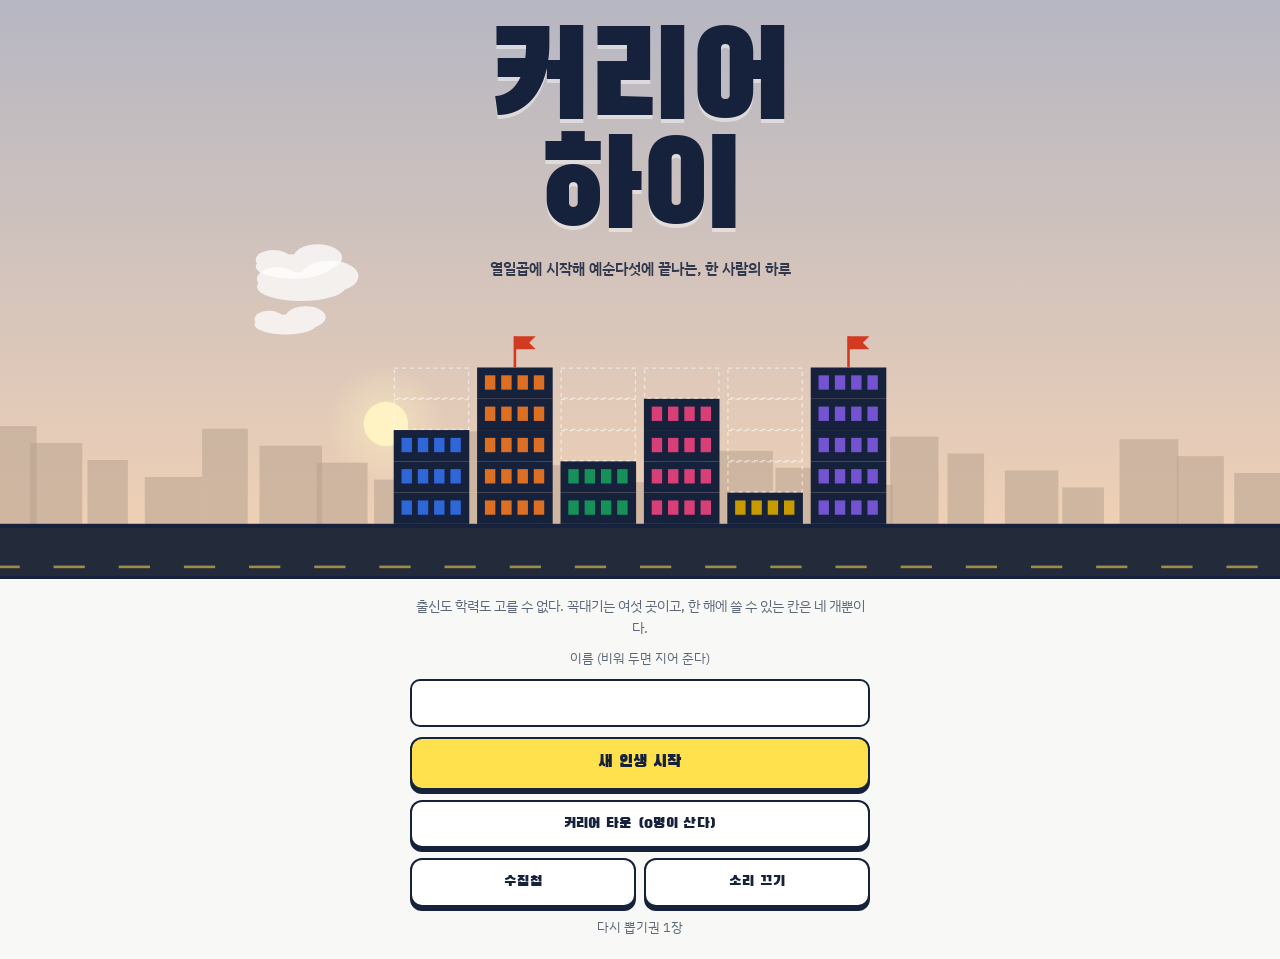
<file: index.html>
<!DOCTYPE html>
<html lang="ko">
<head>
<meta charset="utf-8">
<meta name="viewport" content="width=device-width, initial-scale=1">
<title>커리어 하이</title>
<link rel="preconnect" href="https://fonts.googleapis.com">
<link rel="preconnect" href="https://fonts.gstatic.com" crossorigin>
<link href="https://fonts.googleapis.com/css2?family=Black+Han+Sans&family=Gowun+Batang:wght@400;700&family=IBM+Plex+Mono:wght@400;600&family=IBM+Plex+Sans+KR:wght@400;600&family=Nanum+Pen+Script&display=swap" rel="stylesheet">
<link rel="stylesheet" href="style.css?v=11">
</head>
<body>
<div id="app"></div>
<script src="data.js?v=11"></script>
<script src="jobs2.js?v=11"></script>
<script src="era.js?v=11"></script>
<script src="engine.js?v=11"></script>
<script src="cards.js?v=11"></script>
<script src="art.js?v=11"></script>
<script src="ui.js?v=11"></script>
</body>
</html>
</file>
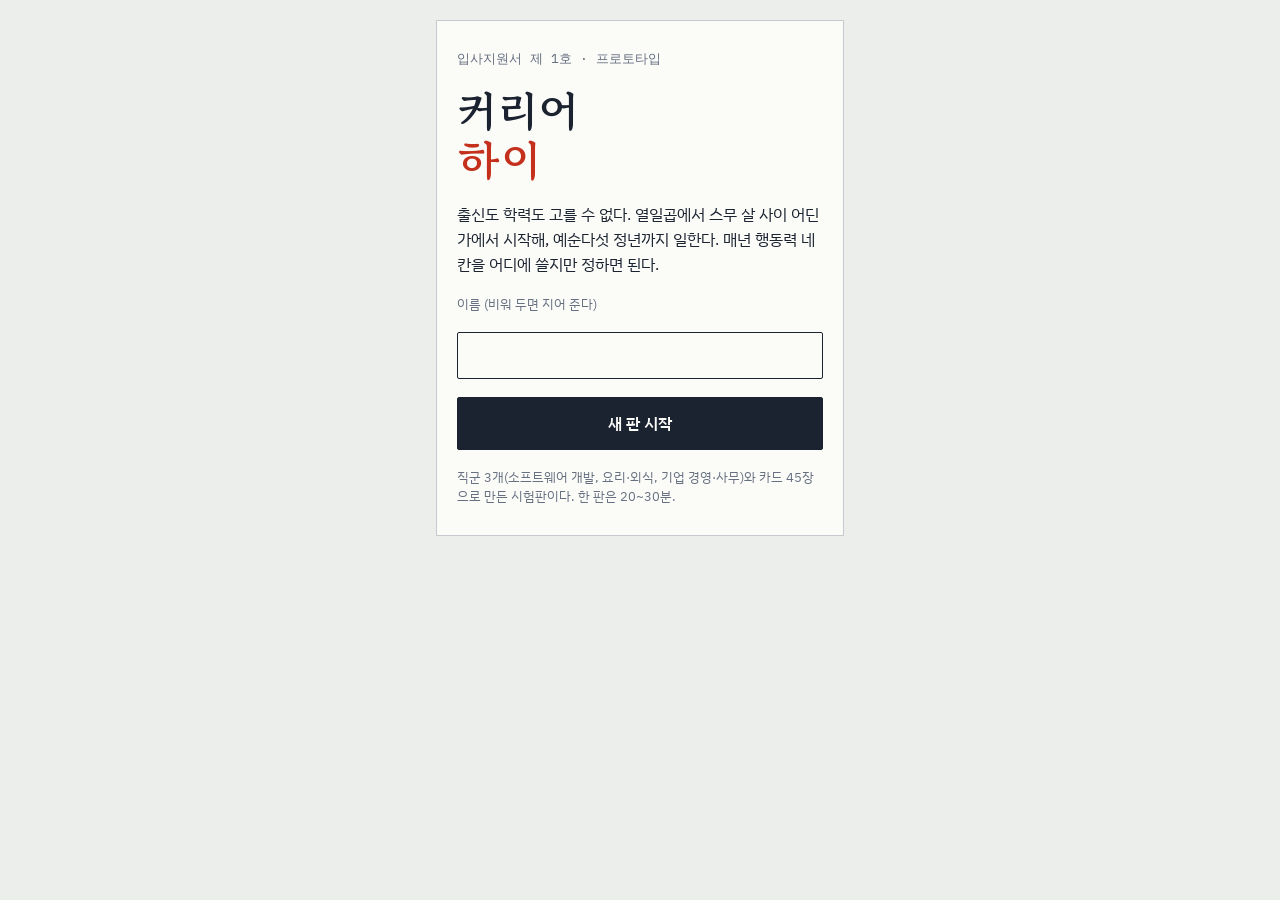
<file: v1/index.html>
<!DOCTYPE html>
<html lang="ko">
<head>
<meta charset="utf-8">
<meta name="viewport" content="width=device-width, initial-scale=1">
<title>커리어 하이 프로토타입</title>
<link rel="preconnect" href="https://fonts.googleapis.com">
<link rel="preconnect" href="https://fonts.gstatic.com" crossorigin>
<link href="https://fonts.googleapis.com/css2?family=Gowun+Batang:wght@400;700&family=IBM+Plex+Mono:wght@400;600&family=IBM+Plex+Sans+KR:wght@400;500;600&display=swap" rel="stylesheet">
<style>
/* 레이아웃: 서류철 한 권. 폭 440px 한 단, 맨 위에 명함, 아래에 이력서 양식의 표와 결재 도장. 강조는 인주색 하나. */
:root{
  --paper:#eceeeb; --sheet:#fbfbf8; --ink:#1b2330; --muted:#667080; --rule:#c6cad0; --cell:#e9ebe7;
  --stamp:#c5301c; --good:#2c7a4b; --warn:#a8690f;
  --f-display:"Gowun Batang","Nanum Myeongjo","Batang",serif;
  --f-body:"IBM Plex Sans KR","Apple SD Gothic Neo","Malgun Gothic",sans-serif;
  --f-num:"IBM Plex Mono","SFMono-Regular",Consolas,monospace;
}
@media (prefers-color-scheme: dark){
  :root:not([data-theme="light"]){
    --paper:#14171c; --sheet:#1d2128; --ink:#e8eaed; --muted:#98a1ad; --rule:#3a414c; --cell:#252a33;
    --stamp:#ff6b57; --good:#6cc48f; --warn:#e0a84a; color-scheme:dark;
  }
}
:root[data-theme="dark"]{
  --paper:#14171c; --sheet:#1d2128; --ink:#e8eaed; --muted:#98a1ad; --rule:#3a414c; --cell:#252a33;
  --stamp:#ff6b57; --good:#6cc48f; --warn:#e0a84a; color-scheme:dark;
}
*{box-sizing:border-box}
html,body{margin:0}
body{background:var(--paper);color:var(--ink);font-family:var(--f-body);font-size:16px;line-height:1.55;-webkit-text-size-adjust:100%}
#app{max-width:440px;margin:0 auto;padding:20px 16px 48px;display:flex;flex-direction:column;gap:16px}
h1,h2,h3{font-family:var(--f-display);margin:0;text-wrap:balance}
h2{font-size:20px}
p{margin:0}
button{font:inherit;color:inherit;cursor:pointer}
button:focus-visible,input:focus-visible{outline:2px solid var(--stamp);outline-offset:2px}
.num{font-family:var(--f-num);font-variant-numeric:tabular-nums}
.muted{color:var(--muted)}
.small{font-size:13px}

/* 문서 한 장 */
.sheet{background:var(--sheet);border:1px solid var(--rule);padding:16px;display:flex;flex-direction:column;gap:12px}
.doc-head{display:flex;justify-content:space-between;align-items:baseline;border-bottom:2px solid var(--ink);padding-bottom:6px}
.doc-head .no{font-family:var(--f-num);font-size:12px;color:var(--muted)}

/* 명함 */
.bizcard{background:var(--sheet);border:1px solid var(--rule);border-left:6px solid var(--ink);padding:18px 18px 16px;position:relative;min-height:132px;display:flex;flex-direction:column;gap:4px}
.bizcard .co{font-size:13px;color:var(--muted);letter-spacing:.04em}
.bizcard .nm{font-family:var(--f-display);font-weight:700;font-size:30px;letter-spacing:.12em;line-height:1.2}
.bizcard .tt{font-size:15px;font-weight:500}
.bizcard .meta{margin-top:auto;font-size:13px;color:var(--muted);display:flex;gap:10px;flex-wrap:wrap}
.nick{position:absolute;right:14px;top:14px;border:2px solid var(--stamp);color:var(--stamp);font-family:var(--f-display);font-weight:700;font-size:13px;padding:2px 8px;transform:rotate(4deg);border-radius:3px}

/* 양식 표 */
table.form{width:100%;border-collapse:collapse;font-size:14px}
table.form th,table.form td{border:1px solid var(--rule);padding:7px 9px;text-align:left;vertical-align:top}
table.form th{background:var(--cell);font-weight:500;white-space:nowrap;width:1%}
.bar{height:6px;background:var(--cell);margin-top:5px;position:relative}
.bar i{position:absolute;left:0;top:0;bottom:0;background:var(--ink)}
.bar.burn i{background:var(--warn)}
.bar.burn.hot i{background:var(--stamp)}

/* 행동력 */
.alloc{display:flex;flex-direction:column}
.alloc .row{display:grid;grid-template-columns:1fr auto;gap:8px;align-items:center;padding:9px 0;border-bottom:1px solid var(--rule)}
.alloc .row:last-child{border-bottom:0}
.alloc .lab b{font-weight:600}
.alloc .lab span{display:block;font-size:12.5px;color:var(--muted)}
.step{display:flex;align-items:center;gap:6px}
.step button{width:40px;height:40px;border:1px solid var(--ink);background:var(--sheet);font-size:20px;line-height:1;border-radius:2px}
.step button:disabled{opacity:.3;cursor:default}
.step .v{width:26px;text-align:center;font-family:var(--f-num);font-weight:600;font-size:18px}
.pips{display:flex;gap:6px}
.pips i{width:22px;height:8px;border:1px solid var(--ink)}
.pips i.on{background:var(--ink)}

/* 버튼 */
.btn{display:block;width:100%;padding:13px 14px;border:1px solid var(--ink);background:var(--ink);color:var(--sheet);font-weight:600;border-radius:2px;text-align:center}
.btn.ghost{background:transparent;color:var(--ink)}
.btn:disabled{opacity:.35;cursor:default}
.btn.choice{background:var(--sheet);color:var(--ink);text-align:left;font-weight:500}
.btn.choice small{display:block;color:var(--muted);font-weight:400;font-size:12.5px;margin-top:2px}
.btn.choice.locked{border-style:dashed;opacity:.55}
.row2{display:grid;grid-template-columns:1fr 1fr;gap:8px}
.row3{display:grid;grid-template-columns:1fr 1fr 1fr;gap:8px}
.link{background:none;border:0;padding:6px 0;color:var(--muted);text-decoration:underline;font-size:14px}
.resign{border:1px dashed var(--stamp);color:var(--stamp);background:transparent;padding:10px;border-radius:2px;font-size:14px}

/* 결재 도장 */
.stamp{width:92px;height:92px;border:4px solid var(--stamp);border-radius:50%;color:var(--stamp);display:flex;flex-direction:column;align-items:center;justify-content:center;font-family:var(--f-display);font-weight:700;transform:rotate(-9deg);flex:none;animation:slam .35s cubic-bezier(.2,1.4,.4,1) both}
.stamp b{font-size:40px;line-height:1}
.stamp span{font-size:11px;letter-spacing:.1em}
@keyframes slam{from{transform:rotate(-9deg) scale(2.2);opacity:0}to{transform:rotate(-9deg) scale(1);opacity:1}}
@media (prefers-reduced-motion: reduce){.stamp{animation:none}}
.yr-top{display:flex;gap:14px;align-items:center}

.news{border-left:3px solid var(--stamp);padding:2px 0 2px 10px;font-size:14px}
.delta{display:flex;flex-wrap:wrap;gap:6px}
.chip{font-size:12.5px;border:1px solid var(--rule);padding:1px 7px;border-radius:999px;font-family:var(--f-num)}
.chip.up{color:var(--good);border-color:var(--good)}
.chip.dn{color:var(--stamp);border-color:var(--stamp)}
ul.lines{margin:0;padding:0;list-style:none;display:flex;flex-direction:column;gap:6px;font-size:14.5px}
ul.lines li{padding-left:12px;position:relative}
ul.lines li::before{content:"";position:absolute;left:0;top:.7em;width:5px;height:1px;background:var(--ink)}
.shame{color:var(--stamp)}
.gap-row td{color:var(--muted);font-style:normal}
.gap-row button{background:none;border:0;padding:0;color:var(--muted);text-decoration:underline;font-size:13px}
.hero-title{font-family:var(--f-display);font-weight:700;font-size:44px;letter-spacing:.06em;line-height:1.1}
.hero-title em{font-style:normal;color:var(--stamp)}
input[type=text]{font:inherit;color:inherit;background:var(--sheet);border:1px solid var(--ink);padding:10px;border-radius:2px;width:100%}
.note{font-size:12.5px;color:var(--muted)}
</style>
</head>
<body>
<div id="app"></div>
<script>
"use strict";
/* ============ 데이터 (웹 버전에서 JSON 파일로 분리) ============ */
const RULES = {
  retireAge: 65, slots: 4, burnSlotCut: 70,
  grade: [["S",40,4,8],["A",30,3,5],["B",18,2,3],["C",8,1,0],["D",-999,0,0]],
  promo: [null,
    {pp:4, min:{skill:20}}, {pp:8, min:{skill:35}}, {pp:12, min:{skill:50, rep:40}},
    {pp:16, min:{skill:65, rep:55, net:50}}, {pp:20, min:{skill:80, rep:70, net:65}}],
  salary: [0,3000,4500,6500,9000,15000,30000],
  profitUnit: [0,2000,5000,15000,50000,200000,500000]
};
const STAT = {skill:"능력", rep:"평판", net:"인맥", burn:"번아웃", money:"자금"};

const ORIGINS = [
  {id:"chaebol", name:"재벌가 막내", w:2, fx:{money:50000, net:20}, edu:{univ:6,college:2,work:1}, hs:{gen:8,voc:1}, desc:"자금 5억, 인맥 +20. 부모님 찬스를 쓸 수 있다."},
  {id:"pro", name:"전문직 집안", w:8, fx:{skill:10, money:5000}, edu:{univ:6,college:2,work:1}, hs:{gen:8,voc:1}, desc:"능력 +10, 자금 5,000만 원."},
  {id:"shop", name:"자영업 집안", w:14, fx:{money:2000}, edu:{univ:3,college:3,work:3}, hs:{gen:5,voc:4}, desc:"자금 2,000만 원. 가업을 이을 기회가 온다."},
  {id:"civil", name:"공무원 집안", w:10, fx:{rep:5}, edu:{univ:5,college:3,work:1}, hs:{gen:7,voc:2}, desc:"평판 +5."},
  {id:"office", name:"평범한 회사원 집안", w:26, fx:{}, edu:{univ:4,college:3,work:2}, hs:{gen:6,voc:3}, desc:"보정 없음. 제약도 없다."},
  {id:"working", name:"맞벌이 서민 집안", w:20, fx:{}, edu:{univ:3,college:3,work:3}, hs:{gen:5,voc:4}, desc:"번아웃이 10% 덜 쌓인다."},
  {id:"farm", name:"시골 농가", w:10, fx:{net:-5}, edu:{univ:2,college:3,work:4}, hs:{gen:4,voc:5}, desc:"인맥 -5."},
  {id:"poor", name:"형편이 어려운 집", w:10, fx:{money:-1000}, edu:{univ:2,college:3,work:5}, hs:{gen:4,voc:5}, desc:"학자금 빚 1,000만 원. 능력이 10% 빨리 자란다."}
];
const TRAITS_GOOD = [
  {id:"steel", name:"강철 체력", desc:"업무로 쌓이는 번아웃 -25%"},
  {id:"talk", name:"말발", desc:"인맥 행동 효과 +50%"},
  {id:"hands", name:"금손", desc:"능력 성장 +25%"},
  {id:"sense", name:"눈치 백단", desc:"확률 선택지의 성공률이 보인다"},
  {id:"lucky", name:"운빨", desc:"확률 판정 +10%p"},
  {id:"thrift", name:"짠돌이", desc:"매년 자금 +5% (최대 500만 원)"}
];
const TRAITS_BAD = [
  {id:"glass", name:"유리 멘탈", desc:"사건으로 쌓이는 번아웃 +50%"},
  {id:"sleepy", name:"아침잠", desc:"가끔 지각해서 성과가 깎인다"},
  {id:"gullible", name:"팔랑귀", desc:"투자 결과가 나빠진다"},
  {id:"blunt", name:"직설 화법", desc:"가끔 말실수로 평판이 깎인다"},
  {id:"workaholic", name:"워커홀릭", desc:"휴식 효과 -30%"},
  {id:"softie", name:"사람 좋음", desc:"가끔 남의 일을 떠맡는다"}
];
const EDU = {gen:"일반고", voc:"특성화고", univ:"4년제 대학", college:"전문대"};
const JOBS = {
  dev:{name:"소프트웨어 개발", peak:"테크 기업 대표", rate:1.2, cost:2000,
    titles:["","수습 개발자","주니어 개발자","시니어 개발자","개발 팀장","기술 이사","테크 기업 대표"],
    ftitles:["","1인 개발자","스타트업 대표","법인 대표","중소 IT기업 대표","중견 IT기업 대표","테크 기업 회장"],
    big:["네모소프트","한빛테크","오로라랩스"], small:["코드공방","바닐라스튜디오","모서리소프트"], mine:["랩스","소프트","테크"],
    eduW:{univ:3,college:2,voc:2,gen:1}, eduBonus:{univ:15,college:8,voc:6,gen:0}},
  cook:{name:"요리·외식", peak:"외식 그룹 회장", rate:0.75, cost:5000,
    titles:["","주방 막내","라인 쿡","수셰프","헤드 셰프","총괄 셰프","외식 그룹 총괄 대표"],
    ftitles:["","작은 가게 사장","맛집 사장","다점포 사장","프랜차이즈 대표","외식 기업 대표","외식 그룹 회장"],
    big:["호텔 그랑서울","미식당 본점","라메종"], small:["골목식당 온기","동네밥상","한그릇"], mine:["식당","키친","집"],
    eduW:{univ:1,college:3,voc:3,gen:2}, eduBonus:{univ:6,college:10,voc:10,gen:2}},
  office:{name:"기업 경영·사무", peak:"대기업 회장", rate:1.0, cost:3000,
    titles:["","사원","대리","과장","부장","임원","대표이사 회장"],
    ftitles:["","1인 사업자","소규모 팀 대표","법인 대표","중소기업 대표","중견기업 대표","대기업 회장"],
    big:["대성그룹","한울물산","미래홀딩스"], small:["새봄상사","다온기획","우리산업"], mine:["컴퍼니","상사","홀딩스"],
    eduW:{univ:3,college:2,voc:1,gen:1}, eduBonus:{univ:15,college:8,voc:3,gen:0}}
};
const BOSSES = {
  mentor:{name:"멘토형", desc:"매년 능력 +2"},
  credit:{name:"공 가로채기형", desc:"성과가 15% 깎인다"},
  handsoff:{name:"방임형", desc:"간섭도 도움도 없다"},
  overtime:{name:"야근형", desc:"성과 +10%, 업무 번아웃 +2"}
};
const ERAS = [
  {id:"recession", text:"경기 불황. 채용이 얼어붙고 지갑이 닫혔다.", perf:{dev:.85,cook:.85,office:.85}},
  {id:"boom", text:"경기 호황. 어디든 사람이 모자라다.", perf:{dev:1.1,cook:1.1,office:1.1}},
  {id:"tech", text:"신기술 붐. 개발자 몸값이 치솟는다.", perf:{dev:1.25,cook:1,office:1}},
  {id:"food", text:"미식 열풍. 식당마다 줄이 늘어섰다.", perf:{dev:1,cook:1.25,office:1}}
];
const SURNAMES = ["김","이","박","최","정","강","조","윤","장","임","한","오"];
const GIVEN = ["서연","민준","지우","도윤","하은","준호","수아","현우","예린","태양","소희","건우","유나","재민","다은","시우"];

const ACTIONS = {
  school:[["study","공부","능력 +4 · 번아웃 +3"],["part","알바","자금 +300만 · 번아웃 +5"],["club","대외활동","인맥 +4 · 평판 +2"],["rest","휴식","번아웃 -15"]],
  rest:[["study","취업 준비","능력 +4 · 번아웃 +3"],["part","알바","자금 +300만 · 번아웃 +5"],["network","인맥","인맥 +5 · 자금 -100만"],["rest","휴식","번아웃 -15"]],
  career:[["work","업무","성과 ↑ · 번아웃 +8"],["study","자기계발","능력 +4 · 번아웃 +3"],["network","인맥","인맥 +5 · 평판 +1 · 자금 -100만"],["rest","휴식","번아웃 -15"],["invest","부업·투자","자금 500만을 건다 (30세부터)"]],
  founder:[["work","사업","성과 ↑ · 번아웃 +8"],["study","자기계발","능력 +4 · 번아웃 +3"],["network","영업·인맥","인맥 +5 · 평판 +1 · 자금 -100만"],["rest","휴식","번아웃 -15"],["invest","부업·투자","자금 500만을 건다 (30세부터)"]]
};

/* 이벤트 카드. when의 조건을 모두 만족해야 나온다. */
const CARDS = [
 /* ---- 필수 카드 ---- */
 {id:"after_high", required:true, title:"졸업을 앞두고", text:"담임이 진로 희망서를 나눠 준다. 칸은 하나뿐이다.", choices:[
   {text:"4년제 대학에 간다", hint:"능력 22 이상 · 등록금 2,000만 원", require:{skill:22}, effects:{money:-2000, do:"go_univ"}, result:"합격 통지서가 왔다. 4년이 시작된다."},
   {text:"전문대에 간다", hint:"등록금 1,000만 원", effects:{money:-1000, do:"go_college"}, result:"2년 뒤에는 현장에 있을 것이다."},
   {text:"바로 일을 시작한다", effects:{do:"go_work"}, result:"교복을 벗자마자 이력서를 쓴다."}]},
 {id:"job_apply", required:true, title:"지원서를 쓴다", text:"{jobname} 분야로 가려 한다. 어디에 낼까.", choices:[
   {text:"이름 있는 곳에 지원한다", hint:"붙으면 연봉이 높다", chance:30, chanceFn:"apply", success:{effects:{do:"join_big"}, result:"합격. 사원증에 내 이름이 찍혔다."}, fail:{effects:{do:"apply_fail"}, result:"최종 면접 탈락. 1년을 더 준비한다.", shame:"최종 면접에서 떨어졌다"}},
   {text:"작은 곳에서 시작한다", hint:"확정 합격 · 연봉은 낮다", effects:{do:"join_small"}, result:"면접 본 날 바로 출근 날짜가 잡혔다."},
   {text:"부모님 찬스를 쓴다", hint:"재벌가 전용 · 평판 -8", when:{origin:"chaebol"}, effects:{rep:-8, do:"join_big", flag:"nepo"}, result:"면접은 없었다. 다들 내가 누구 아들딸인지 안다.", shame:"낙하산으로 입사했다"},
   {text:"다른 분야로 방향을 튼다", hint:"지망을 바꾸고 작은 곳에 입사", effects:{do:"switch_job"}, result:"계획에 없던 길이다. 일단 가 본다."}]},
 {id:"peak_review", required:true, title:"정점 심사", text:"마지막 한 자리다. {peak} 자리를 두고 이사회가 열린다.", choices:[
   {text:"정면으로 나선다", chance:55, chanceStat:"rep", success:{effects:{do:"peak"}, result:"만장일치는 아니었다. 그래도 내 이름이 불렸다."}, fail:{effects:{pp:-10}, result:"다른 이름이 불렸다. 몇 년 더 기다려야 한다.", shame:"정점 심사에서 밀렸다"}},
   {text:"인맥을 총동원한다", hint:"인맥 75 이상", require:{net:75}, effects:{do:"peak", net:-10}, result:"전화 스무 통. 표는 미리 정해져 있었다."},
   {text:"올해는 물러선다", effects:{pp:-4, rep:2}, result:"때가 아니라고 판단했다."}]},
 {id:"peak_choice", required:true, title:"정상에서", text:"올라올 곳은 다 올라왔다. 이제 어떻게 할까.", choices:[
   {text:"박수 칠 때 떠난다", effects:{do:"retire_now"}, result:"퇴임사는 짧게 썼다."},
   {text:"정년까지 자리를 지킨다", effects:{}, result:"아직 할 일이 남았다."}]},
 {id:"resign", required:true, title:"사직서", text:"서랍 속 봉투를 꺼냈다. 정말 낼까.", choices:[
   {text:"내고 이직을 준비한다", hint:"1년 준비 뒤 재취업", effects:{do:"quit_move"}, result:"책상을 비우는 데 20분이 걸렸다."},
   {text:"내고 창업한다", hint:"창업 자금 {cost}", effects:{do:"found"}, result:"퇴직금이 곧 자본금이다."},
   {text:"다시 넣어 둔다", effects:{}, result:"봉투는 서랍으로 돌아갔다."}]},
 /* ---- 학창 시절 ---- */
 {id:"exam", when:{track:"school"}, w:10, title:"시험 전날 밤", text:"범위는 넓고 밤은 짧다.", choices:[
   {text:"밤을 새운다", effects:{skill:3, burn:6}, result:"아침 해를 보며 마지막 장을 넘겼다."},
   {text:"그냥 잔다", effects:{burn:-5}, result:"컨디션은 최고였다. 점수는 아니었다."}]},
 {id:"club", when:{track:"school"}, once:true, w:8, title:"동아리 권유", text:"선배가 전단지를 내민다. \"우리 분위기 좋아.\"", choices:[
   {text:"가입한다", effects:{net:6, burn:2}, result:"분위기는 정말 좋았다. 일도 많았다."},
   {text:"공부할 시간이 없다", effects:{skill:2}, result:"도서관 자리를 지켰다."}]},
 {id:"contest", when:{track:"school", age:[19,24]}, w:8, title:"공모전 팀원 모집", text:"상금 300만 원. 마감은 2주 뒤.", choices:[
   {text:"참가한다", check:{stat:"skill", min:24}, effects:{burn:5}, success:{effects:{rep:5, money:100, resume:"공모전 수상"}, result:"장려상. 이력서에 쓸 한 줄이 생겼다."}, fail:{effects:{}, result:"예선 탈락. 2주가 사라졌다.", shame:"공모전 예선에서 떨어졌다"}},
   {text:"넘긴다", effects:{}, result:"다음 기회에."}]},
 /* ---- 공통: 커리어 ---- */
 {id:"fri_report", when:{track:"career", stage:[1,3]}, w:10, title:"금요일 6시의 보고서", text:"퇴근 5분 전, 상사가 말했다. \"이거 월요일 아침까지.\"", choices:[
   {text:"남아서 고친다", effects:{perf:5, burn:6}, result:"사무실 불은 내가 껐다."},
   {text:"월요일에 하겠다고 한다", effects:{do:"fri_refuse"}, result:"가방을 들었다."},
   {text:"동기에게 부탁한다", when:{hasRival:true}, effects:{net:-3, like:-1}, result:"{rival}의 답장은 한 글자였다. \"하.\""}]},
 {id:"dinner", when:{track:"career", stage:[1,4]}, w:9, title:"회식 자리 배치", text:"고깃집 긴 테이블. 빈자리는 두 곳이다.", choices:[
   {text:"상사 옆에 앉는다", effects:{net:4, rep:2, burn:5}, result:"고기는 내가 다 구웠다."},
   {text:"구석에 앉는다", effects:{burn:1}, result:"조용히 먹고 조용히 빠졌다."},
   {text:"선약이 있다고 한다", effects:{burn:-4, net:-3}, result:"집에 가서 라면을 끓였다."}]},
 {id:"headhunter", when:{track:"career", stage:[2,5], min:{rep:35}}, w:8, title:"헤드헌터의 전화", text:"\"지금 통화 괜찮으세요? 좋은 자리가 있어서요.\"", choices:[
   {text:"옮긴다", hint:"연봉 +20% · 상사가 바뀐다", effects:{do:"move"}, result:"새 사원증, 새 자리, 새 상사."},
   {text:"연봉 협상 카드로 쓴다", chance:50, chanceStat:"rep", success:{effects:{salaryPct:8}, result:"인사팀이 숫자를 고쳐 왔다."}, fail:{effects:{rep:-5}, result:"\"그럼 가셔도 됩니다.\" 못 들은 걸로 했다.", shame:"이직 카드로 협상하다 망신당했다"}},
   {text:"끊는다", effects:{rep:1}, result:"번호는 저장해 뒀다."}]},
 {id:"reorg", when:{track:"career", stage:[1,5]}, w:7, title:"갑작스러운 조직개편", text:"월요일 아침, 조직도가 통째로 바뀌었다.", choices:[
   {text:"새 상사에게 먼저 인사한다", effects:{net:3, do:"reboss"}, result:"새 상사는 {bossname}이다."},
   {text:"하던 일을 한다", effects:{perf:3, do:"reboss"}, result:"자리만 옮겼다. 새 상사는 {bossname}이다."}]},
 {id:"mentee", when:{track:"career", stage:[2,4]}, w:7, title:"신입의 사수", text:"신입이 내 옆자리에 앉았다. 질문이 많다.", choices:[
   {text:"하나하나 가르친다", effects:{rep:4, net:2, perf:-3, burn:4}, result:"1년 뒤 신입은 내 일을 절반 가져갔다."},
   {text:"매뉴얼을 준다", chance:75, success:{effects:{}, result:"알아서 잘 컸다."}, fail:{effects:{rep:-4}, result:"신입이 석 달 만에 나갔다. 다들 나를 본다.", shame:"맡은 신입이 석 달 만에 퇴사했다"}}]},
 {id:"mistake", when:{track:"career", stage:[1,4]}, w:9, title:"내 실수로 터진 사고", text:"아직 아무도 모른다. 원인은 내가 지난주에 한 작업이다.", choices:[
   {text:"바로 보고한다", effects:{rep:2, perf:-4}, result:"혼났다. 그리고 끝났다."},
   {text:"조용히 덮는다", chance:55, success:{effects:{}, result:"아무도 몰랐다."}, fail:{effects:{rep:-12, perf:-6}, result:"로그에 내 이름이 남아 있었다.", shame:"사고를 덮으려다 들켰다"}},
   {text:"동기에게 SOS를 친다", when:{hasRival:true}, effects:{like:-1, perf:-1}, result:"{rival} 덕에 새벽에 수습했다. 빚이 생겼다."}]},
 {id:"inhouse", when:{track:"career", stage:[1,3]}, w:6, title:"사내 공모전", text:"대상은 특진 가점. 마감은 다음 주.", choices:[
   {text:"낸다", check:{stat:"skill", min:40}, effects:{burn:6}, success:{effects:{pp:2, rep:5, resume:"사내 공모전 대상"}, result:"대상. 사장과 악수하는 사진이 사보에 실렸다."}, fail:{effects:{}, result:"참가상으로 텀블러를 받았다."}},
   {text:"본업에 집중한다", effects:{perf:2}, result:"텀블러는 이미 세 개 있다."}]},
 {id:"checkup", when:{track:["career","founder"], age:[35,64], min:{burn:50}}, w:8, title:"건강검진 결과", text:"빨간 글씨가 세 줄이다. 의사는 \"쉬셔야 합니다\"라고 했다.", choices:[
   {text:"운동을 시작한다", effects:{money:-200, burn:-15}, result:"헬스장 사물함에 운동화를 넣었다."},
   {text:"다음에 본다", effects:{burn:10}, result:"결과지는 서랍 맨 아래에 넣었다.", shame:"건강검진 결과를 모른 척했다"}]},
 {id:"wedding", when:{age:[27,36], track:["career","founder"]}, w:6, title:"청첩장 러시", text:"이번 달에만 모바일 청첩장이 다섯 장 왔다.", choices:[
   {text:"다 간다", effects:{money:-500, net:6}, result:"뷔페 메뉴를 외웠다."},
   {text:"가까운 사람만 챙긴다", effects:{money:-200, net:2}, result:"적당한 선을 지켰다."},
   {text:"읽지 않는다", effects:{net:-4}, result:"단체방이 조용해졌다."}]},
 {id:"vacation", when:{track:"career", min:{burn:60}}, w:9, title:"연차가 20일 남았다", text:"인사팀 메일. \"미사용 연차는 소멸됩니다.\"", choices:[
   {text:"2주를 통째로 쓴다", effects:{burn:-25, perf:-5}, result:"돌아오니 메일이 412통이었다."},
   {text:"안 쓴다", effects:{perf:3, burn:8}, result:"연차는 소멸됐다. 나도 조금 소멸됐다."}]},
 {id:"politics", when:{track:"career", stage:[3,5]}, w:8, title:"두 임원의 줄", text:"엘리베이터에서 전무가 물었다. \"자네는 누구 사람인가?\"", choices:[
   {text:"전무 쪽에 선다", chance:50, chanceStat:"net", success:{effects:{pp:3, net:4}, result:"전무가 부사장이 됐다. 나도 같이 올라간다."}, fail:{effects:{pp:-3, rep:-4}, result:"전무가 먼저 집에 갔다.", shame:"줄을 잘못 섰다"}},
   {text:"\"회사 사람입니다\"", effects:{rep:3}, result:"전무는 웃었다. 무슨 뜻의 웃음인지는 모른다."}]},
 {id:"gradschool", when:{track:"career", stage:[1,4], age:[25,45]}, once:true, w:6, title:"야간 대학원", text:"합격하면 2년간 저녁이 없다.", choices:[
   {text:"다닌다", hint:"자금 -1,500만 원", effects:{money:-1500, skill:10, burn:10, resume:"야간 대학원 석사 수료"}, result:"졸업식 날에도 야근이 있었다."},
   {text:"지금도 벅차다", effects:{burn:-2}, result:"원서는 넣지 않았다."}]},
 {id:"startup_itch", when:{track:"career", stage:[2,5], age:[28,50]}, w:6, title:"창업의 유혹", text:"퇴근길에 임대 문의가 붙은 자리를 봤다. 자꾸 계산기를 두드리게 된다.", choices:[
   {text:"사표 내고 창업한다", hint:"창업 자금 {cost}", effects:{do:"found"}, result:"명함을 새로 팠다. 직함은 대표다."},
   {text:"주말에만 해 본다", effects:{skill:3, burn:6, money:300}, result:"주말이 없어졌다. 통장은 조금 불었다."},
   {text:"접는다", effects:{}, result:"임대 문의는 다음 달에 떼어졌다."}]},
 {id:"rival_offer", when:{track:"career", age:[28,42], rivalLike:3, min:{money:3000}}, once:true, w:9, title:"동기의 사업 제안", text:"{rival}이 소주잔을 내려놓고 말했다. \"나랑 나가서 하나 차리자.\"", choices:[
   {text:"같이 나간다", effects:{do:"found_with_rival"}, result:"사무실은 작았다. 책상은 둘이었다."},
   {text:"돈만 넣는다", effects:{money:-2000, flag:"rival_invest", like:1}, result:"2,000만 원을 보냈다. 결과는 몇 년 뒤에 안다."},
   {text:"거절한다", effects:{like:-1, do:"rival_leaves"}, result:"{rival}은 혼자 나갔다."}]},
 {id:"rival_result", when:{flag:"rival_invest", noflag:"rival_paid", age:[33,64]}, once:true, w:30, title:"동기 회사의 소식", text:"{rival}에게서 오랜만에 전화가 왔다.", choices:[
   {text:"받는다", chance:55, success:{effects:{money:9000, flag:"rival_paid"}, result:"\"상장했어. 네 몫 보낸다.\""}, fail:{effects:{flag:"rival_paid"}, result:"\"미안하다.\" 그게 전부였다.", shame:"동기 회사에 넣은 2,000만 원이 사라졌다"}}]},
 {id:"team_exit", when:{track:"career", stage:[4,4], min:{net:45}}, once:true, w:8, title:"팀을 데리고 나갈까", text:"임원 승진 심사를 앞두고, 팀원 셋이 따로 보자고 했다. \"나가시면 저희도 갑니다.\"", choices:[
   {text:"팀과 함께 독립한다", effects:{do:"found_team"}, result:"첫날부터 직원이 셋이다."},
   {text:"남아서 승진을 노린다", effects:{pp:2}, result:"그 얘기는 없던 일이 됐다."}]},
 /* ---- 창업 ---- */
 {id:"first_deal", when:{track:"founder", stage:[1,1]}, once:true, w:20, title:"첫 손님", text:"개업 3주째. 드디어 문이 열렸다.", choices:[
   {text:"남는 게 없어도 퍼 준다", effects:{rep:6, money:-200}, result:"그 손님이 다음 주에 일행을 데려왔다."},
   {text:"정가대로 받는다", effects:{money:200, perf:3}, result:"첫 매출 영수증을 벽에 붙였다."}]},
 {id:"key_leave", when:{track:"founder", stage:[2,5]}, w:9, title:"핵심 인력의 사표", text:"제일 믿던 직원이 봉투를 내밀었다.", choices:[
   {text:"연봉을 올려 붙잡는다", effects:{do:"pay_unit"}, result:"봉투는 돌려줬다. 통장이 가벼워졌다."},
   {text:"보내 준다", effects:{perf:-8, rep:2}, result:"송별회는 크게 했다."}]},
 {id:"invest_offer", when:{track:"founder", stage:[2,4], min:{rep:40}}, once:true, w:8, title:"투자 제안", text:"명함에 '파트너'라고 적힌 사람이 찾아왔다.", choices:[
   {text:"받는다", effects:{do:"take_invest", pp:2}, result:"통장에 0이 늘었다. 보고할 사람도 늘었다."},
   {text:"내 속도로 간다", effects:{rep:3}, result:"명함은 받아 뒀다."}]},
 {id:"acquire", when:{track:"founder", stage:[3,5]}, once:true, w:6, title:"인수 제안", text:"큰 회사가 숫자를 불렀다. 생각보다 큰 숫자다.", choices:[
   {text:"판다", hint:"임원으로 합류한다", effects:{do:"sell"}, result:"간판이 바뀌었다. 나는 임원실로 출근한다."},
   {text:"안 판다", effects:{rep:4}, result:"\"다음에 다시 오겠습니다.\""}]},
 {id:"tax", when:{track:"founder", stage:[2,5]}, w:7, title:"세무조사 통지", text:"등기 우편이 왔다. 봉투가 두껍다.", choices:[
   {text:"세무사를 쓴다", effects:{do:"pay_small"}, result:"돈으로 해결되는 문제였다."},
   {text:"직접 대응한다", check:{stat:"skill", min:55}, success:{effects:{rep:2}, result:"영수증 상자 열두 개를 직접 들고 갔다. 문제없음."}, fail:{effects:{do:"pay_unit", rep:-4}, result:"추징금이 나왔다.", shame:"세무조사에서 추징금을 맞았다"}}]},
 /* ---- 소프트웨어 개발 ---- */
 {id:"dev_bug", when:{job:"dev", track:"career", stage:[2,4]}, w:10, title:"출시 3일 전, 치명적 버그", text:"QA에서 결제가 두 번 되는 버그가 올라왔다.", choices:[
   {text:"출시를 미룬다", effects:{rep:3, perf:-5}, result:"일정은 밀렸지만 사고는 없었다."},
   {text:"밤새워 고친다", check:{stat:"skill", min:55}, effects:{burn:12}, success:{effects:{perf:10}, result:"새벽 4시, 버그가 잡혔다."}, fail:{effects:{rep:-8}, result:"고친 줄 알았던 버그가 출시 날 터졌다.", shame:"출시 날 결제 버그를 터뜨렸다"}},
   {text:"일단 내고 패치한다", chance:50, success:{effects:{perf:4}, result:"아무도 눈치채지 못했다."}, fail:{effects:{rep:-10}, result:"환불 문의가 2천 건 들어왔다.", shame:"버그를 알고도 출시했다"}}]},
 {id:"dev_oncall", when:{job:"dev", track:"career", stage:[1,4]}, w:9, title:"새벽 3시의 장애 호출", text:"휴대폰이 운다. 서버가 죽었다.", choices:[
   {text:"바로 접속한다", effects:{perf:5, burn:7}, result:"해 뜰 때 복구했다."},
   {text:"무음으로 돌린다", chance:40, success:{effects:{burn:-2}, result:"아침에 보니 누가 고쳐 놨다."}, fail:{effects:{rep:-8}, result:"아침 회의의 주제는 나였다.", shame:"장애 호출을 무음으로 돌렸다"}}]},
 {id:"dev_legacy", when:{job:"dev", track:"career", stage:[2,4]}, w:7, title:"10년 묵은 코드", text:"주석에 적혀 있다. \"건드리지 마시오. 이유는 모름.\"", choices:[
   {text:"갈아엎자고 제안한다", check:{stat:"skill", min:50}, effects:{burn:6}, success:{effects:{rep:6, perf:6}, result:"석 달 뒤 배포 시간이 절반이 됐다."}, fail:{effects:{perf:-6}, result:"건드리지 말라는 데는 이유가 있었다.", shame:"레거시를 갈아엎다 서비스를 멈췄다"}},
   {text:"주석을 한 줄 보탠다", effects:{}, result:"\"나도 모름.\""}]},
 {id:"dev_oss", when:{job:"dev", min:{skill:45}}, once:true, w:6, title:"오픈소스가 화제", text:"주말에 올린 라이브러리에 별이 3천 개 달렸다.", choices:[
   {text:"컨퍼런스 발표를 수락한다", effects:{rep:8, net:5, burn:4, resume:"개발자 컨퍼런스 발표"}, result:"발표 자료의 첫 장은 고양이 사진이었다."},
   {text:"조용히 관리만 한다", effects:{rep:3, skill:2}, result:"이슈가 200개 쌓였다."}]},
 /* ---- 요리·외식 ---- */
 {id:"cook_critic", when:{job:"cook", stage:[2,5]}, w:9, title:"평론가의 방문", text:"7번 테이블. 혼자 와서 메모를 한다.", choices:[
   {text:"시그니처 메뉴를 낸다", check:{stat:"skill", min:55}, success:{effects:{rep:10, perf:8}, result:"별 넷. 예약 전화가 멈추지 않는다."}, fail:{effects:{rep:-6}, result:"\"의욕은 접시 밖으로 넘쳤다.\"", shame:"평론가에게 혹평을 받았다"}},
   {text:"늘 하던 대로 낸다", effects:{rep:2}, result:"\"무난하다.\" 무난한 평이었다."}]},
 {id:"cook_burn", when:{job:"cook", track:"career", stage:[1,3]}, w:8, title:"튀김 솥 앞에서", text:"기름이 튀었다. 손등이 벌겋다. 주문은 열두 개가 밀렸다.", choices:[
   {text:"찬물에 대고 계속한다", effects:{perf:4, burn:10}, result:"흉터가 하나 늘었다."},
   {text:"병원에 간다", effects:{perf:-4, burn:-2}, result:"돌아오니 선배가 내 자리를 메우고 있었다."}]},
 {id:"cook_tv", when:{job:"cook", min:{rep:50}}, once:true, w:7, title:"방송 출연 제안", text:"요리 경연 프로그램 작가의 전화다.", choices:[
   {text:"나간다", chance:60, chanceStat:"skill", success:{effects:{rep:12, net:8, resume:"요리 경연 프로그램 출연"}, result:"8강. 가게 앞에 줄이 생겼다."}, fail:{effects:{rep:-8}, result:"1회전에서 소스를 태웠다. 그 장면이 예고편에 쓰였다.", shame:"방송에서 소스를 태웠다"}},
   {text:"주방을 지킨다", effects:{rep:2}, result:"TV는 가게에서 틀어 놨다."}]},
 {id:"cook_rent", when:{job:"cook", track:"founder", stage:[1,3], noflag:"landlord"}, w:9, title:"건물주의 통보", text:"\"다음 달부터 월세 50 올려요.\"", choices:[
   {text:"받아들인다", effects:{money:-600}, result:"계약서에 도장을 찍었다."},
   {text:"옆 동네로 옮긴다", effects:{money:-3000, rep:-3}, result:"단골 절반이 따라왔다."},
   {text:"무리해서 건물을 산다", hint:"자금 -5,000만 원 · 다시는 월세 걱정이 없다", effects:{money:-5000, perf:8, flag:"landlord"}, result:"이제 내가 건물주다. 은행의 건물이기도 하다."}]},
 {id:"cook_price", when:{job:"cook", track:"founder"}, w:7, title:"식자재 값 폭등", text:"양파 한 망이 두 배가 됐다.", choices:[
   {text:"가격을 올린다", effects:{rep:-4, perf:4}, result:"메뉴판에 스티커를 덧붙였다."},
   {text:"그대로 버틴다", effects:{do:"pay_small", rep:3}, result:"단골이 \"여긴 안 올렸네\" 했다."}]},
 /* ---- 기업 경영·사무 ---- */
 {id:"off_pt", when:{job:"office", track:"career", stage:[2,4]}, w:9, title:"임원 보고", text:"내일 9시. 장표는 40장. 임원은 3장에서 질문할 것이다.", choices:[
   {text:"밤새 예상 질문을 뽑는다", check:{stat:"skill", min:45}, effects:{burn:7}, success:{effects:{perf:10, rep:4}, result:"3장에서 질문이 나왔다. 준비한 답이었다."}, fail:{effects:{perf:-3}, result:"질문은 39장에서 나왔다."}},
   {text:"무난하게 넘긴다", effects:{perf:2}, result:"\"수고했어요.\" 그게 끝이었다."}]},
 {id:"off_excel", when:{job:"office", track:"career", stage:[1,3]}, w:8, title:"엑셀 한 칸", text:"이미 보낸 견적서에서 0이 하나 빠진 걸 발견했다.", choices:[
   {text:"거래처에 전화한다", effects:{rep:-2, perf:-2}, result:"\"저희도 이상하다 했어요.\""},
   {text:"정정 메일만 보낸다", chance:50, success:{effects:{}, result:"아무도 원본을 안 봤다."}, fail:{effects:{rep:-9, perf:-5}, result:"거래처는 원본 금액으로 결재를 올린 뒤였다.", shame:"견적서에서 0을 하나 빼먹었다"}}]},
 {id:"off_abroad", when:{job:"office", track:"career", stage:[2,4]}, once:true, w:6, title:"해외 지사 발령", text:"3년, 아는 사람 없는 도시. 다녀오면 가점이 붙는다.", choices:[
   {text:"간다", effects:{skill:8, net:-5, pp:2, resume:"해외 지사 근무"}, result:"돌아올 때는 캐리어가 세 개였다."},
   {text:"고사한다", effects:{rep:-2}, result:"발령은 옆자리 대리가 받았다."}]},
 /* ---- 출신 ---- */
 {id:"family_biz", when:{origin:"shop", age:[25,38], track:"career"}, once:true, w:12, title:"가업을 이으라는 전화", text:"아버지가 말했다. \"허리가 예전 같지 않다.\"", choices:[
   {text:"내려가서 잇는다", hint:"창업 자금 없이 2단계로 시작", effects:{do:"found_family"}, result:"간판은 그대로 두고 대표 이름만 바꿨다."},
   {text:"내 길을 간다", effects:{burn:3}, result:"전화를 끊고 한참 서 있었다."}]},
 {id:"parent_expect", when:{origin:"pro", track:"career", stage:[1,2]}, once:true, w:10, title:"명절의 질문", text:"\"그래서 그 일은 언제까지 할 거니?\"", choices:[
   {text:"웃고 넘긴다", effects:{burn:4}, result:"전을 세 접시 부쳤다."},
   {text:"보여 주겠다고 한다", effects:{skill:3, burn:6}, result:"연휴 내내 일했다."}]}
];

/* ============ 엔진 (화면과 분리) ============ */
function rnd(s){ s.seed=(s.seed+0x6D2B79F5)|0; let t=s.seed; t=Math.imul(t^(t>>>15),t|1); t^=t+Math.imul(t^(t>>>7),t|61); return ((t^(t>>>14))>>>0)/4294967296; }
function ri(s,a,b){ return a+Math.floor(rnd(s)*(b-a+1)); }
function pick(s,arr){ return arr[Math.floor(rnd(s)*arr.length)]; }
function wpick(s,arr,wf){ let tot=0; for(const x of arr) tot+=wf(x); let r=rnd(s)*tot; for(const x of arr){ r-=wf(x); if(r<0) return x; } return arr[arr.length-1]; }
function clampStats(s){ for(const k of ["skill","rep","net","burn"]) s.stats[k]=Math.max(0,Math.min(100,Math.round(s.stats[k]))); s.stats.money=Math.round(s.stats.money); if(s.stats.burn>s.maxBurn) s.maxBurn=s.stats.burn; }
function has(s,t){ return s.traits.indexOf(t)>=0; }
function job(s){ return JOBS[s.job]; }
function titleOf(s){
  if(s.track==="school") return (s.edu==="univ"||s.edu==="college")?"대학생":"고등학생";
  if(s.track==="rest") return s.everJoined?"구직 중":"취업 준비생";
  return (s.track==="founder"?job(s).ftitles:job(s).titles)[s.stage];
}
function orgOf(s){
  if(s.track==="school") return EDU[s.edu];
  if(s.track==="rest") return "소속 없음";
  return s.company;
}
function logAdd(s,text,shame){ s.log.push({age:s.age,text:text,shame:!!shame}); }
function resumeAdd(s,text){ s.resume.push({age:s.age,text:text}); }
function cardIssue(s){ const c={age:s.age,title:titleOf(s),org:orgOf(s)}; const l=s.cards[s.cards.length-1]; if(!l||l.title!==c.title||l.org!==c.org) s.cards.push(c); }

function newRun(seed,name){
  const s={v:1,seed:seed|0,name:"",age:17,origin:"",edu:"",traits:[],job:"",track:"school",stage:0,pp:0,
    stats:{skill:10,rep:10,net:10,burn:0,money:0},salary:0,company:"",companyMult:1,boss:"",rival:null,nickname:"",
    flags:{},counters:{work:0,study:0,network:0,rest:0,total:0,jobChanges:0,yearsAtStage:0,maxStay:0,rejections:0,founded:0},
    resume:[],log:[],cards:[],seen:{},era:null,eraLeft:0,eraWait:0,gradAge:20,everJoined:false,careerStage:1,prevCareerStage:1,
    maxBurn:0,maxStage:0,bestTitle:"",yearPerf:0,slots:4,phase:"draw",queue:[],current:null,result:null,summary:null,lastAlloc:null,
    leaveNext:false,onLeave:false,ending:null,news:"",firstCompany:""};
  s.name=name||pick(s,SURNAMES)+pick(s,GIVEN);
  s.age=ri(s,17,20);
  const o=wpick(s,ORIGINS,x=>x.w); s.origin=o.id;
  if(s.age<20){ s.edu=wpick(s,["gen","voc"],k=>o.hs[k]); s.gradAge=20; }
  else{
    const e=wpick(s,["univ","college","work"],k=>o.edu[k]);
    if(e==="univ"){ s.edu="univ"; s.gradAge=24; }
    else if(e==="college"){ s.edu="college"; s.gradAge=22; }
    else{ s.edu=wpick(s,["gen","voc"],k=>o.hs[k]); s.track="rest"; }
  }
  s.traits=[pick(s,TRAITS_GOOD).id,pick(s,TRAITS_BAD).id];
  const ids=Object.keys(JOBS);
  s.job=rnd(s)<0.1?pick(s,ids):wpick(s,ids,k=>JOBS[k].eduW[s.edu]);
  for(const k in o.fx) s.stats[k]+=o.fx[k];
  s.eraWait=ri(s,3,6);
  if(s.track==="school"){
    if(s.edu==="univ"||s.edu==="college") resumeAdd(s,EDU[s.edu]+" 입학"); else resumeAdd(s,EDU[s.edu]+" 재학");
  } else resumeAdd(s,EDU[s.edu]+" 졸업");
  clampStats(s); cardIssue(s);
  return s;
}
function origin(s){ return ORIGINS.find(o=>o.id===s.origin); }
function addBurn(s,x,fromCard){
  if(x>0){ if(s.origin==="working") x*=0.9; if(fromCard&&has(s,"glass")) x*=1.5; }
  else if(!fromCard&&has(s,"workaholic")) x*=0.7;
  s.stats.burn+=x;
}
function addSkill(s,x){ if(x>0){ if(has(s,"hands")) x*=1.25; if(s.origin==="poor") x*=1.1; } s.stats.skill+=x; }

function beginYear(s){
  s.yearPerf=0; s.result=null; s.summary=null; s.queue=[]; s.current=null; s.news="";
  if(s.eraLeft>0){ s.eraLeft--; if(s.eraLeft===0) s.era=null; }
  if(!s.era){ s.eraWait--; if(s.eraWait<=0){ const e=pick(s,ERAS); s.era=e.id; s.eraLeft=2; s.eraWait=ri(s,4,7); s.news=e.text; logAdd(s,"뉴스: "+e.text); } }
  s.onLeave=false;
  if(s.leaveNext){ s.leaveNext=false; s.onLeave=true; s.slots=0; }
  else s.slots=s.stats.burn>=RULES.burnSlotCut?3:RULES.slots;
  s.phase="alloc";
}
function actionsOf(s){ return ACTIONS[s.track].filter(a=>a[0]!=="invest"||s.age>=30); }

function commitAlloc(s,alloc){
  s.lastAlloc=Object.assign({},alloc);
  const sk=s.stats.skill, n=k=>alloc[k]||0;
  if(s.onLeave){ addBurn(s,-10,true); logAdd(s,"병가로 한 해를 쉬었다"); }
  for(let i=0;i<n("work");i++){
    s.yearPerf+=10*(0.5+sk/100);
    let b=8; if(has(s,"steel")) b*=0.75; if(s.track==="career"&&s.boss==="overtime") b+=2; addBurn(s,b);
  }
  for(let i=0;i<n("study");i++){ addSkill(s,s.stats.skill>=70?2:4); addBurn(s,3); }
  for(let i=0;i<n("network");i++){ s.stats.net+=5*(has(s,"talk")?1.5:1); s.stats.rep+=1; s.stats.money-=100; }
  for(let i=0;i<n("club");i++){ s.stats.net+=4*(has(s,"talk")?1.5:1); s.stats.rep+=2; addBurn(s,2); }
  for(let i=0;i<n("part");i++){ s.stats.money+=300; s.stats.net+=1; addBurn(s,5); }
  for(let i=0;i<n("rest");i++) addBurn(s,-15);
  for(let i=0;i<n("invest");i++){
    let r=rnd(s); if(has(s,"gullible")) r-=0.15; if(has(s,"lucky")) r+=0.07;
    const d=r<0.4?-350:r<0.8?400:r<0.95?1200:3000; s.stats.money+=d;
    logAdd(s,d>0?"투자 수익 "+d+"만 원":"투자 손실 "+(-d)+"만 원",d<0);
  }
  if(s.track==="career"||s.track==="founder"){ const c=s.counters; c.work+=n("work"); c.study+=n("study"); c.network+=n("network"); c.rest+=n("rest"); c.total+=s.slots; }
  clampStats(s);
  buildQueue(s);
  nextEvent(s);
}
function matches(s,w){
  if(!w) return true;
  if(w.track){ const t=[].concat(w.track); if(t.indexOf(s.track)<0) return false; }
  if(w.job&&w.job!==s.job) return false;
  if(w.job&&s.track!=="career"&&s.track!=="founder") return false;
  if(w.stage&&(s.stage<w.stage[0]||s.stage>w.stage[1])) return false;
  if(w.age&&(s.age<w.age[0]||s.age>w.age[1])) return false;
  if(w.origin&&w.origin!==s.origin) return false;
  if(w.flag&&!s.flags[w.flag]) return false;
  if(w.noflag&&s.flags[w.noflag]) return false;
  if(w.hasRival&&!s.rival) return false;
  if(w.rivalLike!=null&&(!s.rival||s.rival.like<w.rivalLike||s.rival.status!=="same")) return false;
  if(w.min) for(const k in w.min) if(s.stats[k]<w.min[k]) return false;
  return true;
}
function cardById(id){ return CARDS.find(c=>c.id===id); }
function buildQueue(s){
  const q=[];
  if(s.onLeave){ s.queue=q; return; }
  if(s.track==="school"&&s.age===s.gradAge-1) q.push(s.edu==="gen"||s.edu==="voc"?"after_high":"job_apply");
  if(s.track==="rest") q.push("job_apply");
  if((s.track==="career"||s.track==="founder")&&s.stage===5&&promoReady(s)) q.push("peak_review");
  const pool=CARDS.filter(c=>!c.required&&matches(s,c.when)&&!(c.once&&s.seen[c.id]!=null)&&!(s.seen[c.id]!=null&&s.age-s.seen[c.id]<8));
  const r=rnd(s); let cnt=r<0.3?0:r<0.8?1:2; if(s.track==="school"||s.track==="rest") cnt=Math.min(cnt,1);
  for(let i=0;i<cnt&&pool.length;i++){ const c=wpick(s,pool,x=>x.w||5); pool.splice(pool.indexOf(c),1); q.push(c.id); }
  s.queue=q;
}
function nextEvent(s){
  if(s.ending){ finish(s); s.phase="ending"; return; }
  if(s.queue.length){ s.current=s.queue.shift(); s.result=null; s.phase="event"; }
  else yearEnd(s);
}
function fill(s,t){
  return String(t).replace(/\{rival\}/g,s.rival?s.rival.name:"동기").replace(/\{jobname\}/g,job(s).name)
    .replace(/\{peak\}/g,job(s).peak).replace(/\{bossname\}/g,s.boss?BOSSES[s.boss].name:"").replace(/\{company\}/g,s.company).replace(/\{cost\}/g,won(job(s).cost));
}
function choiceChance(s,ch){
  if(ch.chance==null) return null;
  let p=ch.chance;
  if(ch.chanceFn==="apply"){ p=30+(s.stats.skill-25)*1.2+job(s).eduBonus[s.edu]+s.stats.net/5+(s.everJoined?s.careerStage*8:0); if(s.era==="recession") p-=12; if(s.era==="boom") p+=10; }
  else if(ch.chanceStat) p+=(s.stats[ch.chanceStat]-50)*0.5;
  if(has(s,"lucky")) p+=10;
  return Math.max(5,Math.min(95,Math.round(p)));
}
function visibleChoices(s,card){ return card.choices.map((c,i)=>({c:c,i:i})).filter(x=>matches(s,x.c.when)); }
function locked(s,ch){ if(!ch.require) return false; for(const k in ch.require) if(s.stats[k]<ch.require[k]) return true; return false; }

function choose(s,idx){
  const card=cardById(s.current), ch=card.choices[idx];
  if(!ch||locked(s,ch)||!matches(s,ch.when)) return;
  const before=Object.assign({},s.stats), ppB=s.pp;
  if(!card.required||card.id==="resign") s.seen[card.id]=s.age;
  let text=ch.result||"", shame=ch.shame||null;
  applyFx(s,ch.effects);
  let branch=null;
  if(ch.check) branch=s.stats[ch.check.stat]>=ch.check.min?ch.success:ch.fail;
  else if(ch.chance!=null) branch=rnd(s)*100<choiceChance(s,ch)?ch.success:ch.fail;
  if(branch){ applyFx(s,branch.effects); text=branch.result; shame=branch.shame||null; }
  if(s.pendingText){ text=s.pendingText; s.pendingText=null; }
  if(s.pendingShame){ shame=s.pendingShame; s.pendingShame=null; }
  clampStats(s);
  text=fill(s,text);
  const delta={}; for(const k in before) if(s.stats[k]!==before[k]) delta[k]=s.stats[k]-before[k];
  if(s.pp!==ppB) delta.pp=s.pp-ppB;
  logAdd(s,fill(s,card.title)+": "+fill(s,ch.text)+". "+text,false);
  if(shame) logAdd(s,fill(s,shame),true);
  s.result={title:fill(s,card.title),text:text,delta:delta,shame:shame?fill(s,shame):null};
  s.phase="result";
}
function applyFx(s,fx){
  if(!fx) return;
  for(const k in fx){
    const v=fx[k];
    if(k==="skill") addSkill(s,v);
    else if(k==="burn") addBurn(s,v,true);
    else if(k==="rep"||k==="net"||k==="money") s.stats[k]+=v;
    else if(k==="perf") s.yearPerf+=v;
    else if(k==="pp") s.pp=Math.max(0,s.pp+v);
    else if(k==="salaryPct") s.salary=Math.round(s.salary*(1+v/100));
    else if(k==="like"){ if(s.rival) s.rival.like=Math.max(0,Math.min(5,s.rival.like+v)); }
    else if(k==="flag") s.flags[v]=true;
    else if(k==="resume") resumeAdd(s,v);
    else if(k==="do") doAct(s,v);
  }
}
function makeBoss(s){ s.boss=pick(s,Object.keys(BOSSES)); }
function join(s,tier){
  const j=job(s);
  if(s.track==="school") resumeAdd(s,EDU[s.edu]+" 졸업");
  const stage=s.everJoined?Math.max(1,Math.min(5,s.careerStage)):1;
  if(s.everJoined) s.counters.jobChanges++;
  let c=pick(s,tier==="big"?j.big:j.small); if(c===s.company) c=pick(s,tier==="big"?j.big:j.small);
  s.company=c; s.companyMult=tier==="big"?1.2:0.9; s.track="career"; s.stage=stage; s.pp=0; s.counters.yearsAtStage=0;
  s.salary=Math.round(RULES.salary[stage]*j.rate*s.companyMult);
  makeBoss(s);
  if(!s.everJoined){ s.everJoined=true; s.firstCompany=c; s.rival={name:pick(s,SURNAMES)+pick(s,GIVEN),stage:1,pp:0,like:3,status:"same"}; if(s.rival.name===s.name) s.rival.name=pick(s,SURNAMES)+pick(s,GIVEN); }
  else if(s.rival&&s.rival.status==="same") s.rival.status="other";
  resumeAdd(s,c+" 입사 ("+j.titles[stage]+")"); cardIssue(s);
}
function found(s,startStage,free,label){
  const j=job(s);
  if(s.track==="career"){ s.prevCareerStage=s.stage; s.careerStage=s.stage; }
  if(!free) s.stats.money-=j.cost;
  s.track="founder"; s.stage=startStage; s.pp=0; s.counters.yearsAtStage=0; s.counters.founded++; s.boss=""; s.salary=0;
  s.company=label||(s.name.slice(1)+pick(s,j.mine)); s.companyMult=1; s.flags.founder=true;
  if(s.rival&&s.rival.status==="same") s.rival.status="other";
  resumeAdd(s,s.company+" 창업"); cardIssue(s);
}
function doAct(s,a){
  const j=job(s);
  if(a==="go_univ"){ s.edu="univ"; s.gradAge=s.age+5; resumeAdd(s,"4년제 대학 합격"); }
  else if(a==="go_college"){ s.edu="college"; s.gradAge=s.age+3; resumeAdd(s,"전문대 합격"); }
  else if(a==="go_work"){ s.queue.unshift("job_apply"); }
  else if(a==="join_big") join(s,"big");
  else if(a==="join_small") join(s,"small");
  else if(a==="apply_fail"){ if(s.track==="school") resumeAdd(s,EDU[s.edu]+" 졸업"); s.track="rest"; s.counters.rejections++; cardIssue(s); }
  else if(a==="switch_job"){ const others=Object.keys(JOBS).filter(k=>k!==s.job); s.job=pick(s,others); if(s.everJoined) s.careerStage=Math.max(1,s.careerStage-1); s.stats.skill*=s.everJoined?0.6:1; join(s,"small"); s.pendingText="계획에 없던 길이다. "+JOBS[s.job].name+" 분야에서 다시 시작한다."; }
  else if(a==="fri_refuse"){ if(s.boss==="overtime"){ s.stats.rep-=4; s.pendingText="월요일 아침, 상사의 표정이 보고서보다 먼저 왔다."; } else s.pendingText="월요일에 해도 아무 일 없었다."; }
  else if(a==="move"){ s.counters.jobChanges++; let c=pick(s,j.big); if(c===s.company) c=pick(s,j.small); s.company=c; s.companyMult=1.2; s.salary=Math.round(s.salary*1.2); makeBoss(s); s.counters.yearsAtStage=0; if(s.rival&&s.rival.status==="same") s.rival.status="other"; resumeAdd(s,c+" 이직 ("+j.titles[s.stage]+")"); cardIssue(s); }
  else if(a==="reboss"){ const old=s.boss; makeBoss(s); if(s.boss===old) makeBoss(s); }
  else if(a==="quit_move"){ s.careerStage=s.stage; s.track="rest"; s.salary=0; s.boss=""; logAdd(s,s.company+"에 사직서를 냈다"); cardIssue(s); }
  else if(a==="found") found(s,1,false);
  else if(a==="found_team"){ found(s,2,false); s.stats.rep+=3; }
  else if(a==="found_family") found(s,2,true,"부모님 가게");
  else if(a==="found_with_rival"){ found(s,2,false); if(s.rival){ s.rival.status="partner"; s.rival.like=Math.min(5,s.rival.like+1); } s.flags.with_rival=true; }
  else if(a==="rival_leaves"){ if(s.rival) s.rival.status="founder"; }
  else if(a==="pay_unit") s.stats.money-=Math.round(RULES.profitUnit[s.stage]*0.15);
  else if(a==="pay_small") s.stats.money-=Math.round(RULES.profitUnit[s.stage]*0.06);
  else if(a==="take_invest") s.stats.money+=RULES.profitUnit[s.stage]*2;
  else if(a==="sell"){ s.stats.money+=RULES.profitUnit[s.stage]*4; resumeAdd(s,s.company+" 매각"); s.track="career"; s.stage=5; s.pp=0; s.company=pick(s,j.big); s.companyMult=1.2; s.salary=Math.round(RULES.salary[5]*j.rate*1.2); makeBoss(s); s.counters.yearsAtStage=0; resumeAdd(s,s.company+" 합류 ("+j.titles[5]+")"); cardIssue(s); }
  else if(a==="peak"){ s.stage=6; s.maxStage=6; s.flags.peak=true; s.peakAge=s.age; s.pp=0; if(s.track==="career") s.salary=Math.round(RULES.salary[6]*j.rate*s.companyMult); resumeAdd(s,titleOf(s)+" 취임"); cardIssue(s); s.queue.unshift("peak_choice"); }
  else if(a==="retire_now") s.ending="clear";
}
function promoReady(s){ const p=RULES.promo[s.stage]; if(!p||s.pp<p.pp) return false; for(const k in p.min) if(s.stats[k]<p.min[k]) return false; return true; }
function promoLack(s){ const p=RULES.promo[s.stage]; const l=[]; if(!p) return l; for(const k in p.min) if(s.stats[k]<p.min[k]) l.push(STAT[k]+" "+p.min[k]); return l; }
function eraMult(s){ if(!s.era) return 1; return ERAS.find(e=>e.id===s.era).perf[s.job]; }
function won(n){ const a=Math.abs(n), sign=n<0?"-":""; if(a>=10000){ const e=Math.floor(a/10000), m=a%10000; return sign+e+"억"+(m?" "+m.toLocaleString("ko-KR")+"만":"")+" 원"; } return sign+a.toLocaleString("ko-KR")+"만 원"; }

function yearEnd(s){
  const sum={grade:null,lines:[],promo:null,nick:null};
  const j=job(s);
  if(has(s,"sleepy")&&(s.track==="career")&&rnd(s)<0.2){ s.yearPerf-=4; logAdd(s,"중요한 회의 날 지각했다",true); sum.lines.push("중요한 회의 날 지각했다."); }
  if(has(s,"blunt")&&(s.track==="career")&&rnd(s)<0.15){ s.stats.rep-=3; logAdd(s,"회의에서 할 말을 다 해 버렸다",true); sum.lines.push("회의에서 할 말을 다 해 버렸다. 평판 -3"); }
  if(has(s,"softie")&&(s.track==="career")&&rnd(s)<0.15){ s.yearPerf-=3; s.stats.net+=2; sum.lines.push("옆 팀 일을 떠맡았다. 고맙다는 말은 들었다."); }
  if(s.track==="career"&&!s.onLeave){
    let perf=s.yearPerf*(s.boss==="credit"?0.85:s.boss==="overtime"?1.1:1)*eraMult(s)+s.stats.rep/10;
    perf=Math.round(perf);
    const g=RULES.grade.find(x=>perf>=x[1]);
    sum.grade=g[0]; sum.perf=perf;
    if(s.stage<6){ s.pp+=g[2]; }
    if(s.era!=="recession") s.salary=Math.round(s.salary*(1+g[3]/100));
    s.stats.money+=Math.round(s.salary*0.3);
    sum.lines.push("연봉 "+won(s.salary)+" · 저축 "+won(Math.round(s.salary*0.3)));
    if(s.boss==="mentor") addSkill(s,2);
    if(g[0]==="D"){ s.flags.dstreak=(s.flags.dstreak||0)+1; if(s.flags.dstreak>=2&&s.stage<6){ s.flags.dstreak=0; s.careerStage=s.stage; s.track="rest"; s.salary=0; s.boss=""; logAdd(s,"2년 연속 D. 권고사직을 받았다",true); sum.lines.push("2년 연속 D. 권고사직 통보를 받았다."); cardIssue(s); } } else s.flags.dstreak=0;
    logAdd(s,"인사평가 "+g[0]+" (성과 "+perf+")");
  } else if(s.track==="founder"&&!s.onLeave){
    let perf=Math.round(s.yearPerf*eraMult(s)+s.stats.rep/10);
    const g=RULES.grade.find(x=>perf>=x[1]);
    sum.grade=g[0]; sum.perf=perf;
    if(s.stage<6) s.pp+=g[2];
    const profit=Math.round(RULES.profitUnit[s.stage]*(perf-20)/20*(s.flags.with_rival?1.15:1));
    s.stats.money+=profit;
    sum.lines.push(profit>=0?"올해 순이익 "+won(profit):"올해 적자 "+won(-profit));
    logAdd(s,"결산 "+g[0]+" · "+(profit>=0?"순이익 ":"적자 ")+won(Math.abs(profit)),profit<0);
  } else if(s.onLeave){ sum.lines.push("병가로 한 해를 쉬었다."); if(s.track==="career") s.stats.money+=Math.round(s.salary*0.15); }
  if(has(s,"thrift")&&s.stats.money>0) s.stats.money+=Math.min(500,Math.round(s.stats.money*0.05));
  clampStats(s);
  /* 번아웃: 자연 회복보다 먼저 판정한다 */
  if(s.stats.burn>=100){
    if(s.flags.burnout_once){ s.ending="burnout"; }
    else{ s.flags.burnout_once=true; s.leaveNext=true; s.stats.burn=40; logAdd(s,"쓰러졌다. 응급실 천장을 봤다",true); sum.lines.push("쓰러졌다. 내년은 통째로 쉰다. 다음에 또 쓰러지면 돌아오지 못한다."); }
  }
  if(s.stats.burn<100) s.stats.burn-=5;
  clampStats(s);
  /* 승진 */
  if((s.track==="career"||s.track==="founder")&&s.stage>=1&&s.stage<=4){
    if(promoReady(s)){ s.stage++; s.pp=0; s.counters.yearsAtStage=-1;
      if(s.track==="career") s.salary=Math.max(Math.round(s.salary*1.1),Math.round(RULES.salary[s.stage]*j.rate*s.companyMult));
      sum.promo=titleOf(s); resumeAdd(s,(s.track==="career"?titleOf(s)+" 승진":"회사 성장: "+titleOf(s))); logAdd(s,titleOf(s)+" 승진"); cardIssue(s);
    } else if(s.pp>=RULES.promo[s.stage].pp){ sum.lines.push("승진 점수는 찼다. 부족한 것: "+promoLack(s).join(", ")); }
  } else if(s.stage===5&&(s.track==="career"||s.track==="founder")){
    if(promoReady(s)) sum.lines.push("내년에 정점 심사가 열린다.");
    else if(s.pp>=20) sum.lines.push("정점 심사에 부족한 것: "+promoLack(s).join(", "));
  }
  if(s.track==="career"||s.track==="founder"){ s.counters.yearsAtStage++; if(s.stage===3&&s.track==="career"&&s.counters.yearsAtStage>s.counters.maxStay) s.counters.maxStay=s.counters.yearsAtStage; if(s.stage>s.maxStage||!s.bestTitle){ s.maxStage=s.stage; s.bestTitle=titleOf(s); } else if(s.stage===s.maxStage) s.bestTitle=titleOf(s); }
  /* 창업 실패 */
  if(s.track==="founder"&&s.stats.money<-Math.max(5000,RULES.profitUnit[s.stage])){
    if(s.flags.closed_once){ s.ending="bankrupt"; }
    else{ s.flags.closed_once=true; logAdd(s,s.company+" 폐업. 간판을 직접 내렸다",true); resumeAdd(s,s.company+" 정리"); sum.lines.push(s.company+" 폐업. 빚을 정리하고 다시 구직한다. 재기는 한 번뿐이다.");
      s.track="rest"; s.stage=0; s.stats.money=-1000; s.careerStage=Math.max(1,s.prevCareerStage||1); cardIssue(s); }
  }
  if(s.track!=="founder"&&s.stats.money<-10000) s.ending="bankrupt";
  /* 동기 */
  if(s.rival){
    const r=s.rival, need=[0,4,8,12,16,20][r.stage]; r.pp+=ri(s,1,3);
    if(r.stage<5&&r.pp>=need){ r.stage++; r.pp=0;
      const t=r.status==="founder"?JOBS[s.job].ftitles[r.stage]:JOBS[s.job].titles[r.stage];
      sum.lines.push("동기 "+r.name+": "+t+" 승진"+(s.track==="career"&&r.stage>s.stage?". 나보다 빠르다.":"."));
    } else if(rnd(s)<0.35){
      sum.lines.push("동기 "+r.name+": "+pick(s,["프로필 사진이 골프장으로 바뀌었다.","단체방에 야근 사진을 올렸다.","결혼식 사회를 봐 달라고 한다.","\"요즘 어때?\" 다섯 글자가 왔다.","이직했다는 소문이 돈다.","점심 먹자더니 자기 회사 얘기만 했다."]));
    }
  }
  /* 별명 */
  const nk=calcNick(s); if(nk&&nk!==s.nickname){ s.nickname=nk; sum.nick=nk; logAdd(s,"별명이 생겼다: "+nk); }
  if(s.flags.peak&&s.stage===6&&!s.ending) sum.lines.push("정상의 자리에서 한 해를 더 보냈다.");
  clampStats(s);
  s.summary=sum; s.phase=s.ending?"ending":"yearend";
  if(s.ending) finish(s);
}
function calcNick(s){
  const c=s.counters; if(c.total<16) return s.nickname;
  if(c.jobChanges>=3) return "프로 이직러";
  if(s.track==="career"&&c.yearsAtStage>=10&&s.stage<5) return "만년 "+titleOf(s);
  if(c.work/c.total>=0.62) return "야근 요정";
  if(c.rest/c.total>=0.33) return "칼퇴의 신";
  if(c.network/c.total>=0.3) return "회식 에이스";
  if(c.study/c.total>=0.33) return "자기계발 중독";
  return s.nickname;
}
function advance(s){
  if(s.ending){ s.phase="ending"; return; }
  s.age++;
  if(s.age>=RULES.retireAge){ s.ending=s.flags.peak&&s.stage===6?"clear65":"retire"; finish(s); s.phase="ending"; return; }
  beginYear(s);
}
function finish(s){
  if(s.final) return;
  const j=job(s), f={kind:s.ending,title:"",scene:"",verdict:"",hidden:null};
  if(s.ending==="clear"||s.ending==="clear65"){
    f.title=j.peak+", 정점에 서다";
    f.scene=s.ending==="clear"?"퇴임식장은 조용했다. 꽃다발은 생각보다 무거웠다.":"65세, 마지막 출근. 회장실 화분은 후임에게 물려줬다.";
    f.verdict=s.peakAge+"세에 "+j.peak+" 자리에 올랐다.";
  } else if(s.ending==="burnout"){ f.title="조기 은퇴"; f.scene="두 번째로 쓰러진 날, 의사는 차트를 덮었다. \"이제 그만하셔야 합니다.\""; f.verdict=s.age+"세, 몸이 먼저 사표를 냈다."; }
  else if(s.ending==="bankrupt"){ f.title="파산"; f.scene="법원 복도는 길었다. 서류에 도장을 찍는 데는 10초가 걸렸다."; f.verdict=s.age+"세, 숫자가 나를 이겼다."; }
  else{
    f.title="정년 퇴임"; f.scene="65세, 마지막 출근. 책상 서랍에서 20년 된 볼펜이 나왔다.";
    const st=s.track==="career"||s.track==="founder"?s.stage:0;
    f.verdict=s.track==="founder"?(st>=4?"회사를 꽤 크게 키운 대표.":st>=2?"작지만 단단한 회사의 대표.":"끝까지 혼자 가게를 지킨 사장.")
      :s.track==="career"?(st>=5?"정상 바로 아래에서 멈춘 사람.":st>=3?"회사를 실제로 굴린 허리.":"제자리를 끝까지 지킨 사람.")
      :"마지막 명함에는 소속이 없었다.";
  }
  const c=s.counters;
  if(s.ending==="clear"||s.ending==="clear65"){
    if(s.flags.closed_once&&s.track==="founder") f.hidden="오뚝이";
    else if(s.peakAge<45) f.hidden="최연소";
    else if(s.flags.with_rival&&s.rival&&s.rival.status==="partner") f.hidden="동기 사랑";
  } else if(s.ending==="retire"){
    if(c.jobChanges>=7) f.hidden="프로 이직러";
    else if(c.maxStay>=20) f.hidden="만년 과장";
    else if(s.track==="career"&&c.jobChanges===0&&!s.flags.founder&&s.company===s.firstCompany) f.hidden="한 우물";
    else if(s.maxBurn<40) f.hidden="워라밸";
  }
  f.shames=s.log.filter(l=>l.shame).slice(-30).sort((a,b)=>b.text.length-a.text.length).slice(0,3);
  s.final=f;
}

/* ============ 화면 ============ */
if(typeof document!=="undefined"){
  const app=document.getElementById("app");
  let S=null, view="title", draft={}, drawStep=0, nameDraft="", focusAge=null, lastKey="";
  const esc=t=>String(t).replace(/[&<>"']/g,c=>({"&":"&amp;","<":"&lt;",">":"&gt;",'"':"&quot;","'":"&#39;"}[c]));
  const store={get(k){ try{ return JSON.parse(localStorage.getItem(k)); }catch(e){ return null; } }, set(k,v){ try{ localStorage.setItem(k,JSON.stringify(v)); }catch(e){} }, del(k){ try{ localStorage.removeItem(k); }catch(e){} }};
  const save=()=>{ if(S&&!S.final) store.set("careerhigh.run",S); };
  function archive(){ if(!S||!S.final||S.archived) return; S.archived=true; const h=store.get("careerhigh.history")||[]; h.unshift({name:S.name,title:S.bestTitle||titleOf(S),end:S.final.hidden||S.final.title,age:S.age,job:job(S).name,nick:S.nickname}); store.set("careerhigh.history",h.slice(0,20)); store.del("careerhigh.run"); }

  function bizcard(s){
    return `<div class="bizcard">${s.nickname?`<div class="nick">${esc(s.nickname)}</div>`:""}
      <div class="co">${esc(orgOf(s))}</div><div class="nm">${esc(s.name)}</div><div class="tt">${esc(titleOf(s))}</div>
      <div class="meta"><span class="num">${s.age}세</span><span>정년까지 <span class="num">${Math.max(0,RULES.retireAge-s.age)}</span>년</span><span>${esc(job(s).name)}</span></div></div>`;
  }
  function statsTable(s){
    const row=(k,cls)=>`<tr><th>${STAT[k]}</th><td><span class="num">${s.stats[k]}</span><div class="bar ${cls||""}"><i style="width:${s.stats[k]}%"></i></div></td></tr>`;
    let promo="";
    if((s.track==="career"||s.track==="founder")&&s.stage<6){ const p=RULES.promo[s.stage]; promo=`<tr><th>승진 점수</th><td><span class="num">${s.pp} / ${p.pp}</span>${promoLack(s).length?` <span class="small muted">· 필요: ${promoLack(s).join(", ")}</span>`:""}</td></tr>`; }
    return `<table class="form">${row("skill")}${row("rep")}${row("net")}${row("burn","burn"+(s.stats.burn>=70?" hot":""))}
      <tr><th>자금</th><td class="num">${won(s.stats.money)}</td></tr>${promo}
      ${s.track==="career"&&s.boss?`<tr><th>상사</th><td>${BOSSES[s.boss].name} <span class="small muted">· ${BOSSES[s.boss].desc}</span></td></tr>`:""}</table>`;
  }
  function deltaChips(d){
    const names=Object.assign({pp:"승진 점수"},STAT);
    return Object.keys(d).map(k=>{ const v=d[k], good=k==="burn"?v<0:v>0; return `<span class="chip ${good?"up":"dn"}">${names[k]} ${v>0?"+":""}${k==="money"?won(v):v}</span>`; }).join("");
  }

  function render(){
    let h="";
    if(view==="title") h=vTitle();
    else if(view==="resume") h=vResume();
    else if(view==="log") h=vLog();
    else if(S.phase==="draw") h=vDraw();
    else if(S.phase==="alloc") h=vAlloc();
    else if(S.phase==="event") h=vEvent();
    else if(S.phase==="result") h=vResult();
    else if(S.phase==="yearend") h=vYearEnd();
    else if(S.phase==="ending") h=vEnding();
    app.innerHTML=h;
    if(focusAge!=null){ const el=document.getElementById("log-"+focusAge); if(el) el.scrollIntoView({block:"start"}); focusAge=null; }
    else{ const key=view+"|"+(S?S.phase+"|"+S.current+"|"+S.age+"|"+drawStep:""); if(key!==lastKey) window.scrollTo(0,0); lastKey=key; }
  }
  function vTitle(){
    const run=store.get("careerhigh.run"), hist=store.get("careerhigh.history")||[];
    return `<div class="sheet" style="gap:18px;padding:28px 20px">
      <div class="small muted num">입사지원서 제 1호 · 프로토타입</div>
      <div class="hero-title">커리어<br><em>하이</em></div>
      <p>출신도 학력도 고를 수 없다. 열일곱에서 스무 살 사이 어딘가에서 시작해, 예순다섯 정년까지 일한다. 매년 행동력 네 칸을 어디에 쓸지만 정하면 된다.</p>
      <label class="small muted" for="nm">이름 (비워 두면 지어 준다)</label>
      <input type="text" id="nm" maxlength="8" value="${esc(nameDraft)}" autocomplete="off">
      <button class="btn" data-act="new">새 판 시작</button>
      ${run&&run.v===1&&!run.final?`<button class="btn ghost" data-act="resume-run">이어하기 · ${esc(run.name)} ${run.age}세</button>`:""}
      <p class="note">직군 3개(소프트웨어 개발, 요리·외식, 기업 경영·사무)와 카드 45장으로 만든 시험판이다. 한 판은 20~30분.</p>
    </div>
    ${hist.length?`<div class="sheet"><div class="doc-head"><h2>지난 기록</h2><span class="no">${hist.length}건</span></div>
      <table class="form">${hist.map(x=>`<tr><th>${esc(x.name)}</th><td>${esc(x.title)} · ${esc(x.end)} <span class="small muted">(${esc(x.job)}, ${x.age}세${x.nick?", "+esc(x.nick):""})</span></td></tr>`).join("")}</table></div>`:""}`;
  }
  function vDraw(){
    const o=origin(S), tg=TRAITS_GOOD.find(t=>t.id===S.traits[0]), tb=TRAITS_BAD.find(t=>t.id===S.traits[1]);
    const eduTxt=S.track==="rest"?EDU[S.edu]+" 졸업 · 바로 취업":EDU[S.edu]+(S.edu==="univ"||S.edu==="college"?" 입학":" 재학");
    const rows=[["나이",`<span class="num">${S.age}세</span>`],["출신",`${o.name}<div class="small muted">${o.desc}</div>`],["학력",eduTxt],
      ["장점",`${tg.name}<div class="small muted">${tg.desc}</div>`],["단점",`${tb.name}<div class="small muted">${tb.desc}</div>`],
      ["지망",`${job(S).name}<div class="small muted">목표: ${job(S).peak}</div>`]];
    return `<div class="sheet"><div class="doc-head"><h2>통지서</h2><span class="no">${drawStep+1} / ${rows.length}</span></div>
      <p><b>${esc(S.name)}</b> 님의 출발점을 알려 드립니다. 이의 신청은 받지 않습니다.</p>
      <table class="form">${rows.slice(0,drawStep+1).map(r=>`<tr><th>${r[0]}</th><td>${r[1]}</td></tr>`).join("")}</table>
      ${drawStep<rows.length-1?`<button class="btn" data-act="draw-next">다음 장</button>`:`<button class="btn" data-act="draw-done">이대로 시작한다</button>`}</div>`;
  }
  function vAlloc(){
    const acts=actionsOf(S); let used=0; for(const a of acts) used+=draft[a[0]]||0;
    const left=S.slots-used;
    const same=S.lastAlloc&&Object.keys(S.lastAlloc).reduce((n,k)=>n+S.lastAlloc[k],0)===S.slots&&Object.keys(S.lastAlloc).every(k=>!S.lastAlloc[k]||acts.some(a=>a[0]===k))&&(!S.lastAlloc.invest||S.stats.money>=500*S.lastAlloc.invest);
    return `${bizcard(S)}
      ${S.news?`<div class="news">${esc(S.news)}</div>`:S.era?`<div class="news muted">${esc(ERAS.find(e=>e.id===S.era).text)}</div>`:""}
      <div class="sheet">${statsTable(S)}</div>
      <div class="sheet"><div class="doc-head"><h2>${S.age}세의 계획</h2><span class="pips">${Array.from({length:S.slots},(_,i)=>`<i class="${i<used?"on":""}"></i>`).join("")}</span></div>
      ${S.onLeave?`<p>병가 중이다. 올해는 아무것도 하지 않는다.</p>`:`
      ${S.slots<RULES.slots?`<p class="small shame">번아웃 70 이상. 올해는 행동력이 ${S.slots}칸뿐이다.</p>`:""}
      <div class="alloc">${acts.map(a=>{ const v=draft[a[0]]||0, cant=a[0]==="invest"&&S.stats.money<500*(v+1);
        return `<div class="row"><div class="lab"><b>${a[1]}</b><span>${a[2]}</span></div><div class="step">
        <button data-act="dec" data-k="${a[0]}" ${v<=0?"disabled":""} aria-label="${a[1]} 줄이기">−</button><span class="v">${v}</span>
        <button data-act="inc" data-k="${a[0]}" ${left<=0||cant?"disabled":""} aria-label="${a[1]} 늘리기">+</button></div></div>`; }).join("")}</div>`}
      <button class="btn" data-act="commit" ${left!==0&&!S.onLeave?"disabled":""}>${S.onLeave?"한 해를 쉰다":left>0?`${left}칸 남았다`:"이대로 한 해를 보낸다"}</button>
      ${same&&!S.onLeave?`<button class="btn ghost" data-act="same">작년과 같이</button>`:""}</div>
      <div class="row2"><button class="btn ghost" data-act="view-resume">이력서</button><button class="btn ghost" data-act="view-log">업무 수첩</button></div>
      ${S.track==="career"&&!S.onLeave&&S.stage<6?`<button class="resign" data-act="resign">사직서를 꺼낸다</button>`:""}
      <button class="link" data-act="to-title">타이틀로 (자동 저장됨)</button>`;
  }
  function vEvent(){
    const card=cardById(S.current);
    return `${bizcard(S)}<div class="sheet"><div class="doc-head"><h2>${esc(fill(S,card.title))}</h2><span class="no">${S.age}세</span></div>
      <p>${esc(fill(S,card.text))}</p>
      ${visibleChoices(S,card).map(x=>{ const ch=x.c, lk=locked(S,ch), p=choiceChance(S,ch);
        let hint=ch.hint?fill(S,ch.hint):""; if(ch.check) hint=(hint?hint+" · ":"")+STAT[ch.check.stat]+" "+ch.check.min+" 이상이면 성공";
        if(p!=null) hint=(hint?hint+" · ":"")+(has(S,"sense")||ch.chanceFn?"성공률 "+p+"%":"운에 달렸다");
        if(lk) hint="조건 부족: "+Object.keys(ch.require).map(k=>STAT[k]+" "+ch.require[k]).join(", ");
        return `<button class="btn choice ${lk?"locked":""}" data-act="choose" data-i="${x.i}" ${lk?"disabled":""}>${esc(fill(S,ch.text))}${hint?`<small>${esc(hint)}</small>`:""}</button>`; }).join("")}</div>`;
  }
  function vResult(){
    const r=S.result;
    return `${bizcard(S)}<div class="sheet"><div class="doc-head"><h2>${esc(r.title)}</h2><span class="no">${S.age}세</span></div>
      <p>${esc(r.text)}</p>${r.shame?`<p class="small shame">업무 수첩에만 남는다: ${esc(r.shame)}</p>`:""}
      <div class="delta">${deltaChips(r.delta)}</div><button class="btn" data-act="next-event">다음</button></div>`;
  }
  function vYearEnd(){
    const m=S.summary;
    return `${bizcard(S)}<div class="sheet"><div class="doc-head"><h2>${S.age}세 연말 정산</h2><span class="no">${S.track==="founder"?"결산":"인사평가"}</span></div>
      <div class="yr-top">${m.grade?`<div class="stamp"><b>${m.grade}</b><span>성과 ${m.perf}</span></div>`:""}
        <div>${m.promo?`<p><b>${esc(m.promo)}</b> 승진. 새 명함이 나왔다.</p>`:m.grade?`<p>${{S:"올해의 주인공이었다.",A:"기대 이상이었다.",B:"할 만큼 했다.",C:"존재감이 옅었다.",D:"면담이 잡혔다."}[m.grade]}</p>`:`<p>${S.track==="school"?"한 학년이 지나갔다.":"한 해가 지나갔다."}</p>`}
        ${m.nick?`<p class="small shame">별명이 생겼다: ${esc(m.nick)}</p>`:""}</div></div>
      ${m.lines.length?`<ul class="lines">${m.lines.map(l=>`<li>${esc(l)}</li>`).join("")}</ul>`:""}
      ${statsTable(S)}
      <button class="btn" data-act="advance">${S.age+1>=RULES.retireAge?"정년을 맞는다":(S.age+1)+"세로"}</button></div>`;
  }
  function resumeRows(s){
    let out="", prev=null;
    for(const r of s.resume){
      if(prev!=null&&r.age-prev>=2) out+=`<tr class="gap-row"><th class="num">·</th><td>기록 없는 ${r.age-prev-1}년 <button data-act="gap" data-age="${prev+1}">수첩에서 보기</button></td></tr>`;
      out+=`<tr><th class="num">${r.age}세</th><td>${esc(r.text)}</td></tr>`; prev=r.age;
    }
    if(prev!=null&&s.age-prev>=2) out+=`<tr class="gap-row"><th class="num">·</th><td>기록 없는 ${s.age-prev}년 <button data-act="gap" data-age="${prev+1}">수첩에서 보기</button></td></tr>`;
    return out;
  }
  function vResume(){
    return `<div class="sheet"><div class="doc-head"><h2>이력서</h2><span class="no">${esc(S.name)}</span></div>
      <p class="small muted">공식 이력만 적는다. 나머지는 업무 수첩에 있다.</p>
      <table class="form">${resumeRows(S)}</table>
      <div class="doc-head" style="margin-top:8px"><h2>명함첩</h2><span class="no">${S.cards.length}장</span></div>
      <table class="form">${S.cards.map(c=>`<tr><th class="num">${c.age}세</th><td>${esc(c.title)} <span class="small muted">· ${esc(c.org)}</span></td></tr>`).join("")}</table>
      <button class="btn" data-act="back">돌아간다</button></div>`;
  }
  function vLog(){
    const by={}; for(const l of S.log){ (by[l.age]=by[l.age]||[]).push(l); }
    const ages=Object.keys(by).map(Number).sort((a,b)=>b-a);
    return `<div class="sheet"><div class="doc-head"><h2>업무 수첩</h2><span class="no">${S.log.length}줄</span></div>
      <p class="small muted">이력서에 못 쓰는 일은 <span class="shame">붉은 글씨</span>로 적혀 있다.</p>
      ${ages.length?ages.map(a=>`<div id="log-${a}"><p class="num small muted">${a}세</p><ul class="lines">${by[a].map(l=>`<li class="${l.shame?"shame":""}">${esc(l.text)}</li>`).join("")}</ul></div>`).join(""):"<p>아직 적힌 것이 없다.</p>"}
      <button class="btn" data-act="back">돌아간다</button></div>`;
  }
  function vEnding(){
    const f=S.final;
    return `<div class="sheet"><div class="doc-head"><h2>${esc(f.hidden?"숨은 엔딩 · "+f.hidden:f.title)}</h2><span class="no">${S.age}세</span></div>
      <p>${esc(f.scene)}</p><p><b>${esc(f.verdict)}</b></p>${f.hidden?`<p class="small muted">${esc(f.title)}</p>`:""}</div>
      ${bizcard(S)}
      <div class="sheet"><div class="doc-head"><h2>최종 이력서</h2><span class="no">${esc(S.name)}</span></div>
      <table class="form">${resumeRows(S)}
        <tr><th>최고 직함</th><td>${esc(S.bestTitle||titleOf(S))}</td></tr>
        <tr><th>이직</th><td class="num">${S.counters.jobChanges}회</td></tr>
        <tr><th>남은 자금</th><td class="num">${won(S.stats.money)}</td></tr></table></div>
      <div class="sheet"><div class="doc-head"><h2>이력서에 못 쓴 이야기</h2><span class="no">${f.shames.length}건</span></div>
      ${f.shames.length?`<ul class="lines">${f.shames.map(l=>`<li class="shame"><span class="num">${l.age}세</span> · ${esc(l.text)}</li>`).join("")}</ul>`:"<p>놀랍게도 없다. 수첩이 깨끗하다.</p>"}</div>
      <div class="row2"><button class="btn ghost" data-act="view-log">업무 수첩</button><button class="btn" data-act="to-title">새 판으로</button></div>`;
  }

  app.addEventListener("click",e=>{
    const b=e.target.closest("[data-act]"); if(!b||b.disabled) return;
    const a=b.dataset.act;
    if(a==="new"){ const el=document.getElementById("nm"); nameDraft=el?el.value.trim().slice(0,8):""; S=newRun((Date.now()^(Math.random()*1e9))|0,nameDraft); drawStep=0; view="game"; }
    else if(a==="resume-run"){ S=store.get("careerhigh.run"); view="game"; draft={}; }
    else if(a==="draw-next") drawStep++;
    else if(a==="draw-done"){ beginYear(S); draft={}; save(); }
    else if(a==="inc"){ draft[b.dataset.k]=(draft[b.dataset.k]||0)+1; }
    else if(a==="dec"){ draft[b.dataset.k]=Math.max(0,(draft[b.dataset.k]||0)-1); }
    else if(a==="commit"){ commitAlloc(S,draft); draft={}; save(); }
    else if(a==="same"){ commitAlloc(S,S.lastAlloc); draft={}; save(); }
    else if(a==="choose"){ choose(S,+b.dataset.i); save(); }
    else if(a==="next-event"){ if(S.resignOpen){ S.resignOpen=false; if(S.track==="career"&&!S.queue.length){ S.phase="alloc"; S.result=null; } else if(S.track!=="career"){ S.slots=RULES.slots; S.phase="alloc"; S.result=null; } else nextEvent(S); } else nextEvent(S); if(S.final) archive(); save(); }
    else if(a==="advance"){ advance(S); draft={}; if(S.final) archive(); save(); }
    else if(a==="resign"){ S.current="resign"; S.resignOpen=true; S.phase="event"; draft={}; }
    else if(a==="view-resume"){ view="resume"; }
    else if(a==="view-log"){ view="log"; }
    else if(a==="gap"){ view="log"; const want=+b.dataset.age; const ages=S.log.map(l=>l.age).filter(x=>x>=want).sort((x,y)=>x-y); focusAge=ages.length?ages[0]:null; }
    else if(a==="back"){ view="game"; }
    else if(a==="to-title"){ if(S&&S.final) archive(); view="title"; }
    if(S&&S.final) archive();
    render();
  });
  function start(data){ if(data&&data.S){ S=data.S; view=data.view||"game"; draft=data.draft||{}; drawStep=data.drawStep||0; } render(); }
  if(window.claude&&window.claude.hot){ window.claude.hot.snapshot(()=>({S:S,view:view,draft:draft,drawStep:drawStep})); }
  if(window.claude&&window.claude.hot&&window.claude.hot.ready) window.claude.hot.ready(start); else start((window.claude&&window.claude.hot&&window.claude.hot.data)||{});
}
</script>
</body>
</html>
</file>
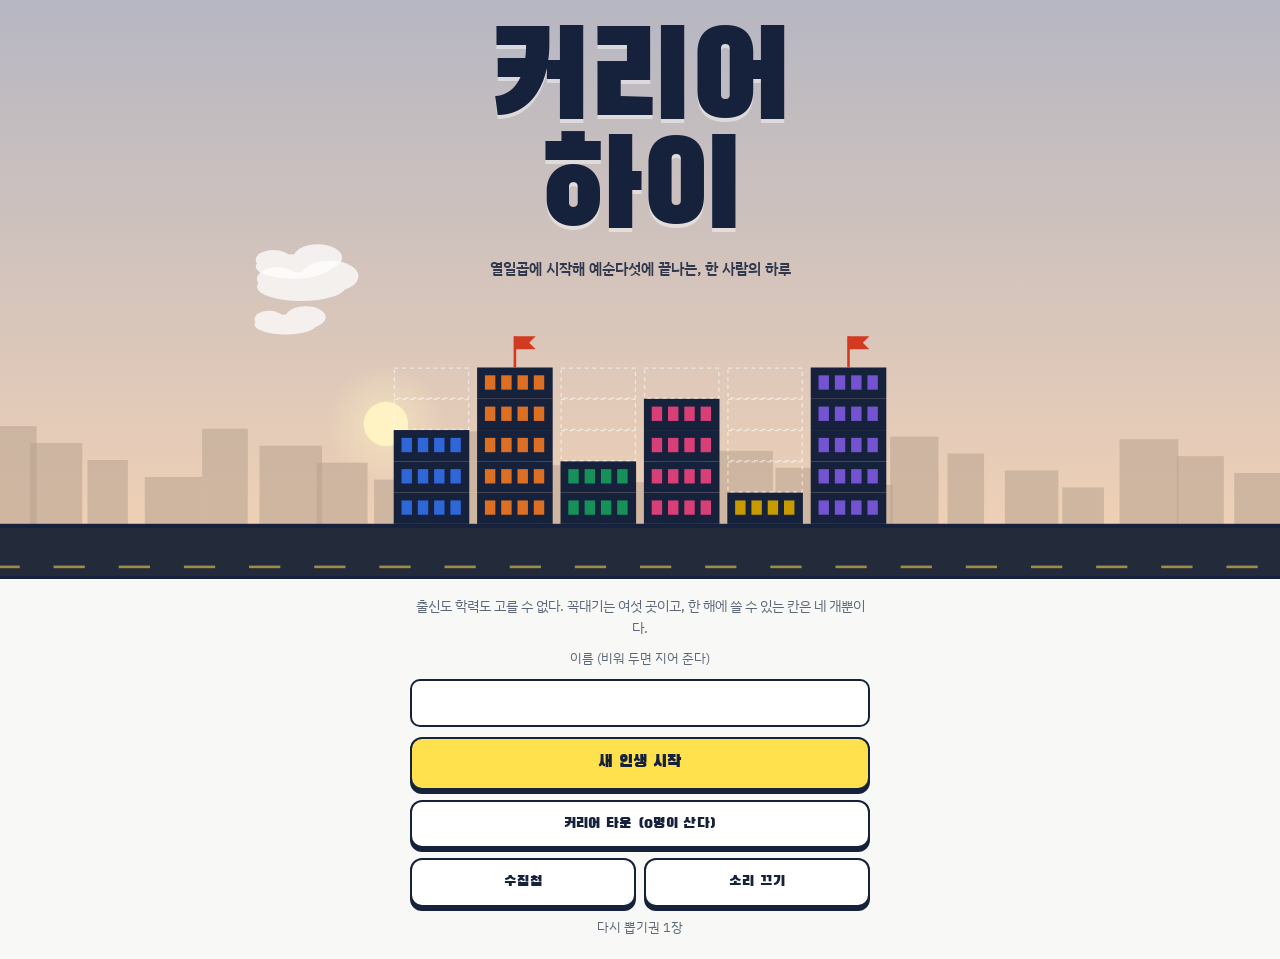
<file: v10/index.html>
<!DOCTYPE html>
<html lang="ko">
<head>
<meta charset="utf-8">
<meta name="viewport" content="width=device-width, initial-scale=1">
<title>커리어 하이</title>
<link rel="preconnect" href="https://fonts.googleapis.com">
<link rel="preconnect" href="https://fonts.gstatic.com" crossorigin>
<link href="https://fonts.googleapis.com/css2?family=Black+Han+Sans&family=Gowun+Batang:wght@400;700&family=IBM+Plex+Mono:wght@400;600&family=IBM+Plex+Sans+KR:wght@400;600&family=Nanum+Pen+Script&display=swap" rel="stylesheet">
<link rel="stylesheet" href="style.css?v=10">
</head>
<body>
<div id="app"></div>
<script src="data.js?v=10"></script>
<script src="jobs2.js?v=10"></script>
<script src="era.js?v=10"></script>
<script src="engine.js?v=10"></script>
<script src="cards.js?v=10"></script>
<script src="ui.js?v=10"></script>
</body>
</html>
</file>
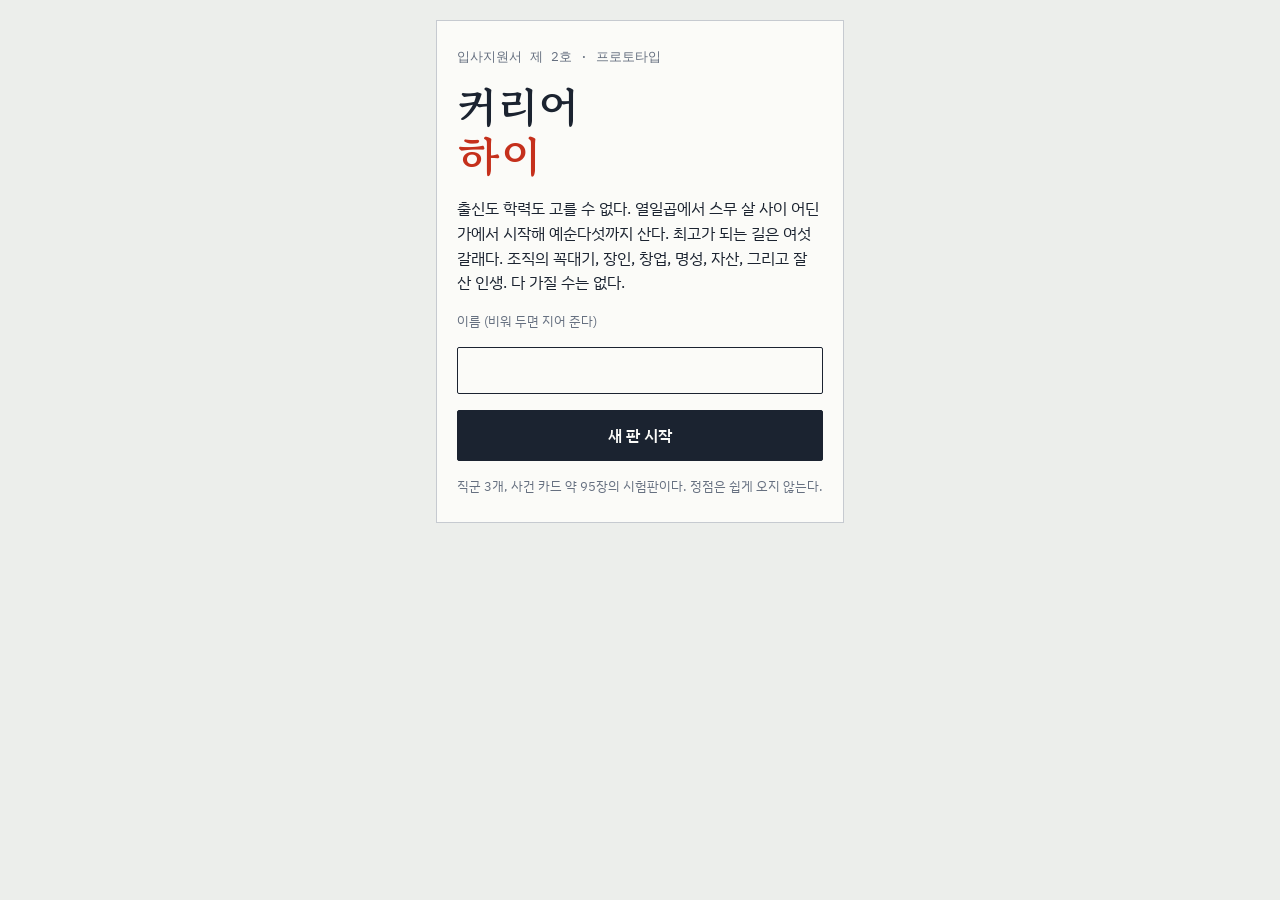
<file: v2/index.html>
<!DOCTYPE html>
<html lang="ko">
<head>
<meta charset="utf-8">
<meta name="viewport" content="width=device-width, initial-scale=1">
<title>커리어 하이 프로토타입</title>
<link rel="preconnect" href="https://fonts.googleapis.com">
<link rel="preconnect" href="https://fonts.gstatic.com" crossorigin>
<link href="https://fonts.googleapis.com/css2?family=Gowun+Batang:wght@400;700&family=IBM+Plex+Mono:wght@400;600&family=IBM+Plex+Sans+KR:wght@400;500;600&display=swap" rel="stylesheet">
<style>
/* 레이아웃: 서류철 한 권. 폭 440px 한 단, 맨 위에 명함, 아래에 이력서 양식의 표와 결재 도장. 강조는 인주색 하나. */
:root{
  --paper:#eceeeb; --sheet:#fbfbf8; --ink:#1b2330; --muted:#667080; --rule:#c6cad0; --cell:#e9ebe7;
  --stamp:#c5301c; --good:#2c7a4b; --warn:#a8690f;
  --f-display:"Gowun Batang","Nanum Myeongjo","Batang",serif;
  --f-body:"IBM Plex Sans KR","Apple SD Gothic Neo","Malgun Gothic",sans-serif;
  --f-num:"IBM Plex Mono","SFMono-Regular",Consolas,monospace;
}
@media (prefers-color-scheme: dark){
  :root:not([data-theme="light"]){
    --paper:#14171c; --sheet:#1d2128; --ink:#e8eaed; --muted:#98a1ad; --rule:#3a414c; --cell:#252a33;
    --stamp:#ff6b57; --good:#6cc48f; --warn:#e0a84a; color-scheme:dark;
  }
}
:root[data-theme="dark"]{
  --paper:#14171c; --sheet:#1d2128; --ink:#e8eaed; --muted:#98a1ad; --rule:#3a414c; --cell:#252a33;
  --stamp:#ff6b57; --good:#6cc48f; --warn:#e0a84a; color-scheme:dark;
}
*{box-sizing:border-box}
html,body{margin:0}
body{background:var(--paper);color:var(--ink);font-family:var(--f-body);font-size:16px;line-height:1.55;-webkit-text-size-adjust:100%}
#app{max-width:440px;margin:0 auto;padding:20px 16px 48px;display:flex;flex-direction:column;gap:14px}
h1,h2,h3{font-family:var(--f-display);margin:0;text-wrap:balance}
h2{font-size:19px}
p{margin:0}
button{font:inherit;color:inherit;cursor:pointer}
button:focus-visible,input:focus-visible{outline:2px solid var(--stamp);outline-offset:2px}
.num{font-family:var(--f-num);font-variant-numeric:tabular-nums}
.muted{color:var(--muted)}
.small{font-size:13px}
.sheet{background:var(--sheet);border:1px solid var(--rule);padding:14px;display:flex;flex-direction:column;gap:10px}
.doc-head{display:flex;justify-content:space-between;align-items:baseline;gap:8px;border-bottom:2px solid var(--ink);padding-bottom:5px}
.doc-head .no{font-family:var(--f-num);font-size:12px;color:var(--muted);white-space:nowrap}
.bizcard{background:var(--sheet);border:1px solid var(--rule);border-left:6px solid var(--ink);padding:16px 18px 14px;position:relative;min-height:122px;display:flex;flex-direction:column;gap:3px}
.bizcard .co{font-size:13px;color:var(--muted);letter-spacing:.04em}
.bizcard .nm{font-family:var(--f-display);font-weight:700;font-size:28px;letter-spacing:.12em;line-height:1.2}
.bizcard .tt{font-size:15px;font-weight:500}
.bizcard .meta{margin-top:auto;font-size:12.5px;color:var(--muted);display:flex;gap:8px;flex-wrap:wrap}
.nick{position:absolute;right:14px;top:14px;border:2px solid var(--stamp);color:var(--stamp);font-family:var(--f-display);font-weight:700;font-size:13px;padding:2px 8px;transform:rotate(4deg);border-radius:3px}
table.form{width:100%;border-collapse:collapse;font-size:14px}
table.form th,table.form td{border:1px solid var(--rule);padding:6px 8px;text-align:left;vertical-align:top}
table.form th{background:var(--cell);font-weight:500;white-space:nowrap;width:1%}
.stats{display:grid;grid-template-columns:1fr 1fr;border-top:1px solid var(--rule);border-left:1px solid var(--rule)}
.stats div{border-right:1px solid var(--rule);border-bottom:1px solid var(--rule);padding:6px 8px;font-size:13.5px;display:flex;flex-direction:column;gap:3px}
.stats .top{display:flex;flex-direction:row;justify-content:space-between;border:0;padding:0}
.stats .wide{grid-column:1 / -1}
.bar{height:5px;background:var(--cell);position:relative}
.bar i{position:absolute;left:0;top:0;bottom:0;background:var(--ink)}
.bar.burn i{background:var(--warn)}
.bar.burn.hot i{background:var(--stamp)}
.paths{display:flex;flex-direction:column}
.paths .p{display:grid;grid-template-columns:44px 74px 1fr;gap:8px;align-items:center;padding:5px 0;border-bottom:1px solid var(--rule);font-size:13px}
.paths .p:last-child{border-bottom:0}
.paths .p b{font-weight:600;font-size:14px}
.paths .pp{display:flex;gap:3px}
.paths .pp i{width:11px;height:11px;border:1px solid var(--ink);border-radius:50%}
.paths .pp i.on{background:var(--ink)}
.paths .pp i.peak{background:var(--stamp);border-color:var(--stamp)}
.alloc{display:flex;flex-direction:column}
.alloc .row{display:grid;grid-template-columns:1fr auto;gap:8px;align-items:center;padding:7px 0;border-bottom:1px solid var(--rule)}
.alloc .row:last-child{border-bottom:0}
.alloc .lab b{font-weight:600}
.alloc .lab span{display:block;font-size:12px;color:var(--muted);line-height:1.35}
.step{display:flex;align-items:center;gap:5px}
.step button{width:38px;height:38px;border:1px solid var(--ink);background:var(--sheet);font-size:19px;line-height:1;border-radius:2px}
.step button:disabled{opacity:.3;cursor:default}
.step .v{width:22px;text-align:center;font-family:var(--f-num);font-weight:600;font-size:17px}
.pips{display:flex;gap:5px}
.pips i{width:20px;height:8px;border:1px solid var(--ink)}
.pips i.on{background:var(--ink)}
.btn{display:block;width:100%;padding:12px 14px;border:1px solid var(--ink);background:var(--ink);color:var(--sheet);font-weight:600;border-radius:2px;text-align:center}
.btn.ghost{background:transparent;color:var(--ink)}
.btn:disabled{opacity:.35;cursor:default}
.btn.choice{background:var(--sheet);color:var(--ink);text-align:left;font-weight:500}
.btn.choice small{display:block;color:var(--muted);font-weight:400;font-size:12.5px;margin-top:2px}
.btn.choice.locked{border-style:dashed;opacity:.55}
.row2{display:grid;grid-template-columns:1fr 1fr;gap:8px}
.link{background:none;border:0;padding:6px 0;color:var(--muted);text-decoration:underline;font-size:14px}
.resign{border:1px dashed var(--stamp);color:var(--stamp);background:transparent;padding:10px;border-radius:2px;font-size:14px}
.stamp{width:70px;height:70px;border:3px solid var(--stamp);border-radius:50%;color:var(--stamp);display:flex;flex-direction:column;align-items:center;justify-content:center;font-family:var(--f-display);font-weight:700;transform:rotate(-9deg);flex:none;animation:slam .35s cubic-bezier(.2,1.4,.4,1) both}
.stamp b{font-size:30px;line-height:1}
.stamp span{font-size:10px;letter-spacing:.06em}
@keyframes slam{from{transform:rotate(-9deg) scale(2.2);opacity:0}to{transform:rotate(-9deg) scale(1);opacity:1}}
@media (prefers-reduced-motion: reduce){.stamp{animation:none}}
.yr-top{display:flex;gap:12px;align-items:center}
.news{border-left:3px solid var(--stamp);padding:2px 0 2px 10px;font-size:14px}
.delta{display:flex;flex-wrap:wrap;gap:5px}
.chip{font-size:12.5px;border:1px solid var(--rule);padding:1px 7px;border-radius:999px;font-family:var(--f-num)}
.chip.up{color:var(--good);border-color:var(--good)}
.chip.dn{color:var(--stamp);border-color:var(--stamp)}
.tags{display:flex;flex-wrap:wrap;gap:5px}
.tag{font-size:12px;border:1px solid var(--ink);padding:0 6px;border-radius:2px}
ul.lines{margin:0;padding:0;list-style:none;display:flex;flex-direction:column;gap:5px;font-size:14px}
ul.lines li{padding-left:12px;position:relative}
ul.lines li::before{content:"";position:absolute;left:0;top:.7em;width:5px;height:1px;background:var(--ink)}
.shame{color:var(--stamp)}
.gap-row td{color:var(--muted)}
.gap-row button{background:none;border:0;padding:0;color:var(--muted);text-decoration:underline;font-size:13px}
.hero-title{font-family:var(--f-display);font-weight:700;font-size:44px;letter-spacing:.06em;line-height:1.1}
.hero-title em{font-style:normal;color:var(--stamp)}
input[type=text]{font:inherit;color:inherit;background:var(--sheet);border:1px solid var(--ink);padding:10px;border-radius:2px;width:100%}
.note{font-size:12.5px;color:var(--muted)}
</style>
</head>
<body>
<div id="app"></div>
<script>
"use strict";
/* ============ 데이터 (웹 버전에서 JSON 파일로 분리) ============ */
const RULES = {
  retireAge:65,
  grade:[["S",40,4,8,3],["A",30,3,5,2],["B",18,2,3,1],["C",8,1,0,0],["D",-999,0,0,-2]],
  promo:[null,
    {pp:4,min:{skill:20}},{pp:7,min:{skill:30}},{pp:10,min:{skill:40,rep:32}},
    {pp:13,min:{skill:45,rep:48,net:50}},{pp:16,min:{skill:50,rep:64,net:70}}],
  promoTO:[0,100,85,65,48,35],
  bizNeed:[null,{net:15},{net:30},{net:45,rep:35},{net:60,rep:52},{net:72,rep:66}],
  salary:[0,3000,4500,6500,9000,15000,30000],
  profitUnit:[0,2000,5000,15000,50000,200000,500000],
  craft:[[30,0],[50,0],[65,1],[80,2],[95,4]],
  fame:[15,35,55,75,92],
  wealth:[5000,30000,100000,300000,1000000],
  lifeYears:[3,8,14,21,28]
};
const STAT={skill:"능력",rep:"평판",net:"인맥",fame:"명성",life:"일상",burn:"번아웃",money:"현금",assets:"집·자산",pp:"승진 점수"};
const PATHS={org:"조직",craft:"장인",biz:"창업",fame:"명성",wealth:"자산",life:"삶"};
const PATH_RANKS={
  craft:["견습","숙련","전문가","대가",""],
  fame:["아는 사람은 아는","업계 유명인","단골 강연자","전국구",""],
  wealth:["종잣돈","중산층","자산가","부자","경제적 자유"],
  life:["소소한 행복","단단한 일상","화목한 집","충만한 삶","잘 산 인생"]
};
const ORIGINS=[
  {id:"chaebol",name:"재벌가 막내",w:2,fx:{money:50000,net:20},edu:{univ:6,college:2,work:1},hs:{gen:8,voc:1},desc:"현금 5억, 인맥 +20. 부모님 찬스를 쓸 수 있다."},
  {id:"pro",name:"전문직 집안",w:8,fx:{skill:10,money:5000},edu:{univ:6,college:2,work:1},hs:{gen:8,voc:1},desc:"능력 +10, 현금 5,000만 원."},
  {id:"shop",name:"자영업 집안",w:14,fx:{money:2000},edu:{univ:3,college:3,work:3},hs:{gen:5,voc:4},desc:"현금 2,000만 원. 가업을 이을 기회가 온다."},
  {id:"civil",name:"공무원 집안",w:10,fx:{rep:5,life:5},edu:{univ:5,college:3,work:1},hs:{gen:7,voc:2},desc:"평판 +5, 일상 +5."},
  {id:"office",name:"평범한 회사원 집안",w:26,fx:{},edu:{univ:4,college:3,work:2},hs:{gen:6,voc:3},desc:"보정 없음. 제약도 없다."},
  {id:"working",name:"맞벌이 서민 집안",w:20,fx:{},edu:{univ:3,college:3,work:3},hs:{gen:5,voc:4},desc:"번아웃이 10% 덜 쌓인다."},
  {id:"farm",name:"시골 농가",w:10,fx:{net:-5,life:8},edu:{univ:2,college:3,work:4},hs:{gen:4,voc:5},desc:"인맥 -5, 일상 +8."},
  {id:"poor",name:"형편이 어려운 집",w:10,fx:{money:-1000},edu:{univ:2,college:3,work:5},hs:{gen:4,voc:5},desc:"학자금 빚 1,000만 원. 능력이 10% 빨리 자란다."}
];
const TRAITS_GOOD=[
  {id:"steel",name:"강철 체력",desc:"업무로 쌓이는 번아웃 -25%"},
  {id:"talk",name:"말발",desc:"인맥 행동 효과 +50%"},
  {id:"hands",name:"금손",desc:"능력 성장 +25%"},
  {id:"sense",name:"눈치 백단",desc:"확률 선택지의 성공률이 보인다"},
  {id:"lucky",name:"운빨",desc:"확률 판정 +10%p"},
  {id:"thrift",name:"짠돌이",desc:"저축률 +5%p"}
];
const TRAITS_BAD=[
  {id:"glass",name:"유리 멘탈",desc:"사건으로 쌓이는 번아웃 +50%"},
  {id:"sleepy",name:"아침잠",desc:"가끔 지각해서 성과가 깎인다"},
  {id:"gullible",name:"팔랑귀",desc:"투자 결과가 나빠진다"},
  {id:"blunt",name:"직설 화법",desc:"가끔 말실수로 평판이 깎인다"},
  {id:"workaholic",name:"워커홀릭",desc:"휴식과 일상 행동 효과 -30%"},
  {id:"softie",name:"사람 좋음",desc:"가끔 남의 일을 떠맡는다"}
];
const PERKS=[
  {id:"night",name:"밤샘 체질",desc:"업무 번아웃 -30%"},
  {id:"speaker",name:"발표의 달인",desc:"대외 활동의 명성 +50%"},
  {id:"politics",name:"사내 정치 9단",desc:"승진 경쟁 +15%p"},
  {id:"eye",name:"사람 보는 눈",desc:"사업 이익 +20%"},
  {id:"compound",name:"복리의 마법",desc:"투자 수익 +25%"},
  {id:"lifelong",name:"평생 학습",desc:"능력이 낡지 않는다"},
  {id:"master",name:"장인의 손",desc:"대표작 성공률 +15%p"},
  {id:"calm",name:"칼퇴 선언",desc:"휴식·일상 효과 +40%, 성과 -10%"},
  {id:"mad",name:"마당발",desc:"인맥 행동 효과 +50%"},
  {id:"nerve",name:"강심장",desc:"확률 판정 +8%p"},
  {id:"frugal",name:"짠물 살림",desc:"저축률 +8%p"},
  {id:"multi",name:"멀티태스커",desc:"행동력 +1칸, 매년 번아웃 +6"},
  {id:"family",name:"가정적",desc:"일상 행동 효과 2배"},
  {id:"crisis",name:"위기에 강함",desc:"불황 페널티 없음, 구조조정에서 살아남기 쉽다"},
  {id:"body",name:"몸이 재산",desc:"매년 번아웃 회복 +5"},
  {id:"loyal",name:"한 우물",desc:"한 회사 5년 이상이면 성과 +15%"}
];
const EDU={gen:"일반고",voc:"특성화고",univ:"4년제 대학",college:"전문대"};
const JOBS={
  dev:{name:"소프트웨어 개발",rate:1.2,cost:2000,
    titles:["","수습 개발자","주니어 개발자","시니어 개발자","개발 팀장","기술 이사","테크 기업 대표"],
    ftitles:["","1인 개발자","스타트업 대표","법인 대표","중소 IT기업 대표","중견 IT기업 대표","테크 기업 회장"],
    free:"프리랜서 개발자",peaks:{org:"테크 기업 대표",craft:"기술 명장",biz:"테크 기업 회장",fame:"업계의 얼굴"},
    works:["오픈소스 프레임워크","천만 명이 쓰는 앱의 엔진","업계 표준이 된 라이브러리","모두가 쓰는 개발 도구","새 프로그래밍 언어"],
    big:["네모소프트","한빛테크","오로라랩스"],small:["코드공방","바닐라스튜디오","모서리소프트"],mine:["랩스","소프트","테크"],
    eduW:{univ:3,college:2,voc:2,gen:1},eduBonus:{univ:15,college:8,voc:6,gen:0}},
  cook:{name:"요리·외식",rate:0.75,cost:5000,
    titles:["","주방 막내","라인 쿡","수셰프","헤드 셰프","총괄 셰프","외식 그룹 총괄 대표"],
    ftitles:["","작은 가게 사장","맛집 사장","다점포 사장","프랜차이즈 대표","외식 기업 대표","외식 그룹 회장"],
    free:"프리랜서 셰프",peaks:{org:"외식 그룹 총괄 대표",craft:"별 셋의 셰프",biz:"외식 그룹 회장",fame:"국민 셰프"},
    works:["시그니처 코스","10년 묵힌 장","계절 테이스팅 메뉴","줄 세우는 한 접시","교과서가 된 요리책"],
    big:["호텔 그랑서울","미식당 본점","라메종"],small:["골목식당 온기","동네밥상","한그릇"],mine:["식당","키친","집"],
    eduW:{univ:1,college:3,voc:3,gen:2},eduBonus:{univ:6,college:10,voc:10,gen:2}},
  office:{name:"기업 경영·사무",rate:1.0,cost:3000,
    titles:["","사원","대리","과장","부장","임원","대표이사"],
    ftitles:["","1인 사업자","소규모 팀 대표","법인 대표","중소기업 대표","중견기업 대표","대기업 회장"],
    free:"독립 컨설턴트",peaks:{org:"대기업 대표이사",craft:"전설의 전략가",biz:"대기업 회장",fame:"경영 구루"},
    works:["회사를 살린 회생안","신사업 기획","업계 교과서가 된 보고서","해외 진출 전략","세기의 인수합병"],
    big:["대성그룹","한울물산","미래홀딩스"],small:["새봄상사","다온기획","우리산업"],mine:["컴퍼니","상사","홀딩스"],
    eduW:{univ:3,college:2,voc:1,gen:1},eduBonus:{univ:15,college:8,voc:3,gen:0}}
};
const BOSSES={
  mentor:{name:"멘토형",desc:"매년 능력 +2"},
  credit:{name:"공 가로채기형",desc:"성과 -15%"},
  handsoff:{name:"방임형",desc:"간섭도 도움도 없다"},
  overtime:{name:"야근형",desc:"성과 +10%, 업무 번아웃 +2"}
};
const ERAS=[
  {id:"recession",text:"경기 불황. 채용이 얼어붙고 구조조정 소문이 돈다.",perf:{dev:.8,cook:.8,office:.8}},
  {id:"boom",text:"경기 호황. 어디든 사람이 모자라다.",perf:{dev:1.1,cook:1.1,office:1.1}},
  {id:"tech",text:"신기술 붐. 개발자 몸값이 치솟는다.",perf:{dev:1.25,cook:1,office:1}},
  {id:"food",text:"미식 열풍. 식당마다 줄이 늘어섰다.",perf:{dev:1,cook:1.25,office:1}},
  {id:"bubble",text:"자산 시장 과열. 다들 투자 얘기만 한다.",perf:{dev:1,cook:1,office:1}}
];
const SURNAMES=["김","이","박","최","정","강","조","윤","장","임","한","오"];
const GIVEN=["서연","민준","지우","도윤","하은","준호","수아","현우","예린","태양","소희","건우","유나","재민","다은","시우"];
const A={
  work:["업무","성과 ↑ · 번아웃 +8"],bizwork:["사업","회사 성과 ↑ · 번아웃 +8"],gig:["일감","수입 ↑ · 번아웃 +8"],
  study:["자기계발","능력 ↑ · 번아웃 +3"],prep:["취업 준비","능력 ↑ · 번아웃 +3"],school:["공부","능력 ↑ · 번아웃 +3"],
  network:["인맥","인맥 +5 · 평판 +1 · 현금 -100만"],fame:["대외 활동","명성 ↑ · 회사 성과 -3 · 번아웃 +3"],
  craft:["대표작","진행 +1 (4가 되면 도전) · 번아웃 +4"],invest:["투자","현금의 25%를 건다"],
  family:["가족·일상","일상 +8 · 번아웃 -6"],rest:["휴식","번아웃 -15"],
  part:["알바","현금 +300만 · 번아웃 +5"],club:["대외활동","인맥 +4 · 평판 +2"],friends:["연애·친구","일상 +8 · 번아웃 -6"]
};
const ACTIONS={
  school:[["study","school"],["part","part"],["club","club"],["family","friends"],["rest","rest"]],
  rest:[["study","prep"],["part","part"],["network","network"],["family","family"],["rest","rest"]],
  career:[["work","work"],["study","study"],["network","network"],["fame","fame"],["craft","craft"],["invest","invest"],["family","family"],["rest","rest"]],
  founder:[["work","bizwork"],["study","study"],["network","network"],["fame","fame"],["craft","craft"],["invest","invest"],["family","family"],["rest","rest"]],
  free:[["work","gig"],["study","study"],["network","network"],["fame","fame"],["craft","craft"],["invest","invest"],["family","family"],["rest","rest"]]
};
const WORKING=["career","founder","free"];

/* 이벤트 카드. when의 조건을 모두 만족해야 나온다. */
const CARDS=[
 /* ---- 필수 ---- */
 {id:"after_high",required:true,title:"졸업을 앞두고",text:"담임이 진로 희망서를 나눠 준다. 칸은 하나뿐이다.",choices:[
   {text:"4년제 대학에 간다",hint:"능력 22 이상 · 등록금 2,000만 원",require:{skill:22},effects:{money:-2000,do:"go_univ"},result:"합격 통지서가 왔다. 4년이 시작된다."},
   {text:"전문대에 간다",hint:"등록금 1,000만 원",effects:{money:-1000,do:"go_college"},result:"2년 뒤에는 현장에 있을 것이다."},
   {text:"바로 일을 시작한다",effects:{do:"go_work"},result:"교복을 벗자마자 이력서를 쓴다."}]},
 {id:"job_apply",required:true,title:"지원서를 쓴다",text:"{jobname} 분야에서 일하려 한다. 어디에 낼까.",choices:[
   {text:"이름 있는 곳에 지원한다",hint:"붙으면 연봉이 높다",chance:30,chanceFn:"apply",success:{effects:{do:"join_big"},result:"합격. 사원증에 내 이름이 찍혔다."},fail:{effects:{do:"apply_fail"},result:"최종 면접 탈락. 1년을 더 준비한다.",shame:"최종 면접에서 떨어졌다"}},
   {text:"작은 곳에서 시작한다",hint:"확정 합격 · 연봉은 낮다",effects:{do:"join_small"},result:"면접 본 날 바로 출근 날짜가 잡혔다."},
   {text:"부모님 찬스를 쓴다",hint:"재벌가 전용 · 평판 -8",when:{origin:"chaebol"},effects:{rep:-8,do:"join_big",flag:"nepo"},result:"면접은 없었다. 다들 내가 누구 자식인지 안다.",shame:"낙하산으로 입사했다"},
   {text:"프리랜서로 뛴다",hint:"소속 없이 일감을 받는다",when:{min:{skill:30}},effects:{do:"go_free"},result:"명함에 회사 이름 대신 내 이름을 크게 넣었다."},
   {text:"다른 분야로 방향을 튼다",hint:"지망을 바꾸고 작은 곳에 입사",effects:{do:"switch_job"},result:"계획에 없던 길이다."}]},
 {id:"peak_review",required:true,title:"마지막 한 자리",text:"{peakname} 자리를 두고 표결이 열린다. 후보는 셋이다.",choices:[
   {text:"정면으로 나선다",chance:35,chanceFn:"peak",success:{effects:{do:"peak"},result:"만장일치는 아니었다. 그래도 내 이름이 불렸다."},fail:{effects:{pp:-8},result:"다른 이름이 불렸다. 몇 년 더 기다려야 한다.",shame:"마지막 표결에서 밀렸다"}},
   {text:"인맥을 총동원한다",hint:"인맥 85 이상",require:{net:85},effects:{do:"peak",net:-15},result:"전화 스무 통. 표는 미리 정해져 있었다."},
   {text:"올해는 물러선다",effects:{pp:-3,rep:2},result:"때가 아니라고 판단했다."}]},
 {id:"peak_choice",required:true,title:"정점에서",text:"{lastpeak}. 올라올 곳은 다 올라왔다. 이제 어떻게 할까.",choices:[
   {text:"박수 칠 때 떠난다",effects:{do:"retire_now"},result:"마지막 인사는 짧게 했다."},
   {text:"정년까지 계속한다",hint:"다른 길의 정점도 노릴 수 있다",effects:{},result:"아직 할 일이 남았다."}]},
 {id:"resign",required:true,title:"사직서",text:"서랍 속 봉투를 꺼냈다. 정말 낼까.",choices:[
   {text:"내고 이직을 준비한다",hint:"올해 다시 지원한다",effects:{do:"quit_move"},result:"책상을 비우는 데 20분이 걸렸다."},
   {text:"내고 창업한다",hint:"창업 자금 {cost}",effects:{do:"found"},result:"퇴직금이 곧 자본금이다."},
   {text:"내고 프리랜서가 된다",hint:"능력 30 이상 · 수입은 실력과 명성에 달렸다",when:{track:"career"},require:{skill:30},effects:{do:"go_free"},result:"월요일 아침에 알람이 울리지 않았다."},
   {text:"다시 넣어 둔다",effects:{},result:"봉투는 서랍으로 돌아갔다."}]},
 {id:"perk",required:true,title:"몸에 밴 것",text:"몇 해를 지나며 한 가지가 손에 익었다. 무엇일까.",choices:[]},
 /* ---- 학창 시절 ---- */
 {id:"exam",when:{track:"school"},w:10,title:"시험 전날 밤",text:"범위는 넓고 밤은 짧다.",choices:[
   {text:"밤을 새운다",effects:{skill:3,burn:6},result:"아침 해를 보며 마지막 장을 넘겼다."},
   {text:"그냥 잔다",effects:{burn:-5},result:"컨디션은 최고였다. 점수는 아니었다."}]},
 {id:"club",when:{track:"school"},once:true,w:8,title:"동아리 권유",text:"선배가 전단지를 내민다. \"우리 분위기 좋아.\"",choices:[
   {text:"가입한다",effects:{net:6,life:5,burn:2},result:"분위기는 정말 좋았다. 일도 많았다."},
   {text:"공부할 시간이 없다",effects:{skill:2},result:"도서관 자리를 지켰다."}]},
 {id:"contest",when:{track:"school",age:[19,24]},w:8,title:"공모전 팀원 모집",text:"상금 300만 원. 마감은 2주 뒤.",choices:[
   {text:"참가한다",check:{stat:"skill",min:24},effects:{burn:5},success:{effects:{rep:5,money:100,resume:"공모전 수상"},result:"장려상. 이력서에 쓸 한 줄이 생겼다."},fail:{effects:{},result:"예선 탈락. 2주가 사라졌다.",shame:"공모전 예선에서 떨어졌다"}},
   {text:"넘긴다",effects:{},result:"다음 기회에."}]},
 {id:"part_boss",when:{track:"school"},w:7,title:"알바 사장님의 부탁",text:"\"이번 달만 주말 풀타임 좀 해 줘. 시급 올려 줄게.\"",choices:[
   {text:"한다",effects:{money:400,burn:7,life:-3},result:"통장은 불었고 주말은 사라졌다."},
   {text:"시험 기간이라고 한다",effects:{skill:1},result:"사장님은 한숨을 쉬었다."}]},
 /* ---- 인생: 20대 ---- */
 {id:"first_love",when:{age:[17,24],noflag:["partner","married"]},once:true,w:9,title:"고백할까",text:"같이 걷는 길이 자꾸 짧게 느껴진다.",choices:[
   {text:"고백한다",chance:50,chanceStat:"life",success:{effects:{life:12,flag:"partner"},result:"\"나도.\" 두 글자였다."},fail:{effects:{life:-6},result:"\"좋은 친구로 지내자.\"",shame:"고백했다가 친구로 남았다"}},
   {text:"말하지 않는다",effects:{},result:"그 길은 여전히 짧다."}]},
 {id:"friend_trip",when:{age:[19,27]},once:true,w:7,title:"배낭여행",text:"친구가 항공권 캡처를 보냈다. \"지금 아니면 못 가.\"",choices:[
   {text:"간다",hint:"현금 -300만 원",effects:{money:-300,life:12,burn:-10,net:2},result:"사진 2천 장과 빈 통장이 남았다."},
   {text:"자격증 공부를 한다",effects:{skill:3,life:-3},result:"친구의 사진에 '좋아요'를 눌렀다."}]},
 {id:"scam_job",when:{age:[19,27]},once:true,w:5,title:"고수익 보장",text:"선배가 카페로 불렀다. \"너니까 알려 주는 거야.\"",choices:[
   {text:"설명회에 간다",chance:20,success:{effects:{money:500},result:"운 좋게 빠져나왔다. 수당도 받았다."},fail:{effects:{money:-600,net:-3},result:"정수기 여섯 대가 집에 왔다.",shame:"다단계에 넘어가 정수기를 여섯 대 샀다"}},
   {text:"커피만 마시고 나온다",effects:{},result:"커피값은 선배가 냈다."}]},
 {id:"first_room",when:{age:[22,30],track:WORKING},once:true,w:8,title:"독립",text:"통근에 왕복 세 시간이 걸린다. 방을 구할까.",choices:[
   {text:"회사 근처 원룸을 구한다",hint:"현금 -1,000만 원",effects:{money:-1000,life:6,burn:-8},result:"처음으로 내 열쇠가 생겼다."},
   {text:"본가에서 버틴다",effects:{burn:6,money:300},result:"지하철에서 서서 자는 법을 익혔다."}]},
 {id:"car",when:{age:[26,40],track:WORKING},once:true,w:6,title:"첫 차",text:"대리점 앞을 세 번째 지나간다.",choices:[
   {text:"새 차를 뽑는다",hint:"현금 -3,000만 원",effects:{money:-3000,life:6,rep:1},result:"새 차 냄새는 석 달 갔다. 할부는 5년 간다."},
   {text:"중고를 산다",hint:"현금 -800만 원",effects:{money:-800,life:3},result:"잘 굴러간다. 그러면 됐다."},
   {text:"계속 걷는다",effects:{burn:1},result:"교통카드를 충전했다."}]},
 {id:"blind_date",when:{age:[25,40],noflag:["partner","married"]},cd:4,w:9,title:"소개팅",text:"\"사람 괜찮아. 이번 주 토요일 어때?\"",choices:[
   {text:"나간다",chance:45,chanceStat:"life",success:{effects:{life:10,flag:"partner"},result:"두 번째 약속을 그 자리에서 잡았다."},fail:{effects:{money:-10},result:"파스타는 맛있었다."}},
   {text:"토요일에도 일한다",effects:{perf:2,life:-4},result:"주선자는 다시 묻지 않았다."}]},
 {id:"propose",when:{flag:"partner",noflag:"married",age:[26,45]},cd:3,w:14,title:"결혼 이야기",text:"\"우리 앞으로 어떻게 할 거야?\"",choices:[
   {text:"결혼한다",hint:"현금 -3,000만 원",effects:{money:-3000,life:15,do:"marry"},result:"축의금을 세다가 날이 샜다."},
   {text:"조금만 더 있다가",chance:65,success:{effects:{life:-3},result:"\"알았어.\" 대답은 짧았다."},fail:{effects:{life:-15,unflag:"partner"},result:"기다리지 않겠다고 했다.",shame:"미루다가 헤어졌다"}},
   {text:"헤어지자고 한다",effects:{life:-10,unflag:"partner"},result:"짐은 상자 두 개였다."}]},
 {id:"wedding",when:{age:[27,36],track:WORKING},once:true,w:6,title:"청첩장 러시",text:"이번 달에만 모바일 청첩장이 다섯 장 왔다.",choices:[
   {text:"다 간다",effects:{money:-500,net:6,life:2},result:"뷔페 메뉴를 외웠다."},
   {text:"가까운 사람만 챙긴다",effects:{money:-200,net:2},result:"적당한 선을 지켰다."},
   {text:"읽지 않는다",effects:{net:-4,life:-2},result:"단체방이 조용해졌다."}]},
 /* ---- 인생: 30~40대 ---- */
 {id:"baby",when:{flag:"married",age:[27,43],maxKids:1},cd:4,w:12,title:"아이",text:"배우자가 말했다. \"우리도 슬슬 생각해 볼까?\"",choices:[
   {text:"낳는다",hint:"5년간 행동력 -1칸 · 매년 양육비",effects:{life:12,do:"baby"},result:"3.2kg. 세상에서 제일 작은 손이었다."},
   {text:"아직은 아니다",effects:{life:-3},result:"그 얘기는 다음으로 미뤘다."}]},
 {id:"childcare",when:{timer:"childcare",track:WORKING},cd:3,w:14,title:"어린이집 대기 400번",text:"아이는 아프고, 회의는 9시고, 둘 다 미룰 수 없다.",choices:[
   {text:"도우미를 구한다",hint:"현금 -1,500만 원 · 행동력을 되찾는다",effects:{money:-1500,do:"nanny"},result:"이모님이 오셨다. 숨이 쉬어진다."},
   {text:"육아휴직을 쓴다",hint:"1년 쉰다 · 승진 점수 -2",when:{track:"career"},effects:{pp:-2,life:14,do:"leave"},result:"아이의 첫걸음을 직접 봤다."},
   {text:"둘이 어떻게든 한다",effects:{burn:8,life:4},result:"교대 근무하듯 살았다."}]},
 {id:"house",when:{age:[28,52],noflag:"house",min:{money:5000}},cd:5,w:10,title:"내 집 마련",text:"부동산 사장님이 말했다. \"지금이 제일 싸요.\" 작년에도 그 말을 했다.",choices:[
   {text:"대출을 끼고 산다",hint:"현금 -5,000만 원 · 15년간 매년 800만 원 상환",effects:{money:-5000,life:8,do:"buy_house"},result:"등기부에 내 이름이 올랐다. 은행 이름도 같이."},
   {text:"전세로 더 산다",effects:{},result:"이삿짐 센터 번호는 저장해 뒀다."}]},
 {id:"jeonse",when:{age:[25,45],noflag:["house","scammed"],min:{money:2000}},once:true,w:4,title:"집주인이 전화를 안 받는다",text:"만기가 지났다. 보증금 얘기를 꺼내자 연락이 끊겼다.",choices:[
   {text:"소송을 건다",chance:50,effects:{money:-300,flag:"scammed"},success:{effects:{},result:"2년 걸려 돌려받았다."},fail:{effects:{money:-2500,life:-10},result:"집은 이미 경매에 넘어가 있었다.",shame:"전세 보증금을 떼였다"}},
   {text:"절반만 받고 합의한다",effects:{money:-1500,life:-5,flag:"scammed"},result:"수업료라고 생각하기로 했다."}]},
 {id:"parents_sick",when:{age:[36,56]},once:true,w:9,title:"병원에서 온 전화",text:"어머니가 쓰러지셨다. 간병이 필요하다고 한다.",choices:[
   {text:"직접 돌본다",hint:"3년간 행동력 -1칸",effects:{life:8,do:"care_self"},result:"병원 보호자 침대에서 자는 법을 배웠다."},
   {text:"간병인을 쓴다",hint:"현금 -3,600만 원",effects:{money:-3600,life:-2},result:"주말마다 병원에 갔다."},
   {text:"형제에게 미룬다",effects:{life:-12,net:-3},result:"명절이 불편해졌다.",shame:"부모 간병을 형제에게 떠넘겼다"}]},
 {id:"parent_passing",when:{age:[46,63]},once:true,w:7,title:"부고",text:"새벽에 전화가 왔다. 아버지였다.",choices:[
   {text:"충분히 애도한다",effects:{perf:-6,burn:-5,life:3},result:"아버지의 서랍에서 내 초등학교 상장이 나왔다."},
   {text:"사흘 만에 출근한다",effects:{burn:12,life:-10},result:"책상 위에 조화가 놓여 있었다."}]},
 {id:"kid_school",when:{kids:true,age:[38,56]},cd:6,w:9,title:"학원비 고지서",text:"옆집 아이는 벌써 세 군데를 다닌다고 한다.",choices:[
   {text:"남들 하는 만큼 시킨다",hint:"현금 -2,000만 원",effects:{money:-2000,life:1},result:"아이는 밤 10시에 집에 온다."},
   {text:"하나만 보낸다",hint:"현금 -600만 원",effects:{money:-600},result:"적당한 선에서 타협했다."},
   {text:"아이가 하고 싶은 걸 시킨다",effects:{money:-300,life:7},result:"아이는 드럼을 골랐다. 아랫집에 귤을 돌렸다."}]},
 {id:"kid_trouble",when:{kids:true,age:[38,58],max:{life:45}},once:true,w:12,title:"그림 일기",text:"아이의 가족 그림에 내가 없다. \"아빠, 엄마는 회사에 살잖아.\"",choices:[
   {text:"휴가를 내고 여행을 간다",effects:{money:-500,perf:-4,life:14},result:"아이는 바다를 처음 봤다. 나도 오랜만에 봤다."},
   {text:"다음 달에 꼭 가자고 한다",effects:{life:-10},result:"다음 달에도 바빴다.",shame:"아이와의 약속을 또 미뤘다"}]},
 {id:"kid_wedding",when:{kids:true,age:[56,64]},once:true,w:10,title:"자식의 결혼",text:"\"인사드릴 사람이 있어요.\"",choices:[
   {text:"힘닿는 대로 보탠다",hint:"현금 -5,000만 원",effects:{money:-5000,life:10},result:"식장에서 울지 않으려고 천장을 봤다."},
   {text:"알아서 하라고 한다",effects:{life:-4},result:"축사는 짧게 했다."}]},
 {id:"divorce_risk",when:{flag:"married",max:{life:20}},cd:5,w:18,title:"\"우리 얘기 좀 해\"",text:"식탁에 마주 앉은 게 석 달 만이다.",choices:[
   {text:"부부 상담을 받는다",effects:{money:-300,perf:-4,life:16},result:"매주 수요일 저녁을 비웠다."},
   {text:"요즘 일이 바쁘다고 한다",chance:45,success:{effects:{life:-4},result:"한숨 소리만 남았다."},fail:{effects:{do:"divorce"},result:"도장을 찍었다. 재산은 반으로 나눴다.",shame:"일 핑계를 대다가 이혼했다"}}]},
 {id:"lonely",when:{noflag:["married","partner"],age:[40,64],max:{life:25}},cd:6,w:12,title:"혼자 먹는 저녁",text:"편의점 도시락을 데우다가, 오늘 누구와도 말하지 않았다는 걸 알았다.",choices:[
   {text:"동호회에 나간다",effects:{life:14,net:3},result:"등산복을 샀다. 생각보다 재밌다."},
   {text:"고양이를 들인다",effects:{life:12,money:-200,flag:"pet"},result:"집에 가면 누가 기다린다."},
   {text:"일로 채운다",effects:{perf:4,burn:6,life:-3},result:"사무실이 제일 편하다."}]},
 {id:"hobby",when:{age:[28,60],track:WORKING},once:true,w:6,title:"취미",text:"퇴근하고 뭐 하냐는 질문에 대답을 못 했다.",choices:[
   {text:"달리기를 시작한다",effects:{burn:-10,life:6,flag:"hobby"},result:"10km를 처음 완주한 날, 메달을 걸고 출근했다."},
   {text:"직장인 밴드에 들어간다",effects:{life:9,net:3,flag:"hobby"},result:"베이스는 인기가 없어서 바로 붙었다."},
   {text:"그럴 시간이 없다",effects:{perf:2},result:"대답은 여전히 못 한다."}]},
 {id:"guarantee",when:{age:[30,56],min:{money:3000}},once:true,w:5,title:"친구의 부탁",text:"20년 지기가 서류를 내밀었다. \"도장만 찍어 주면 돼.\"",choices:[
   {text:"찍어 준다",chance:45,success:{effects:{net:8,life:4},result:"친구는 재기했다. 한우를 샀다."},fail:{effects:{money:-4000,life:-8},result:"친구는 연락이 안 된다. 은행은 연락이 잘 된다.",shame:"보증을 섰다가 4,000만 원을 물었다"}},
   {text:"거절한다",effects:{net:-5,life:-4},result:"친구는 커피를 다 마시지 않고 일어났다."}]},
 {id:"inherit",when:{age:[42,63]},once:true,w:4,title:"상속",text:"시골 땅이 있었다고 한다. 형제가 셋이다.",choices:[
   {text:"내 몫을 받는다",effects:{money:3000,life:-4},result:"통장에 찍힌 숫자를 한참 봤다."},
   {text:"형제에게 양보한다",effects:{life:8,net:3},result:"누나가 김치를 보내왔다."}]},
 {id:"big_illness",when:{age:[45,64],minBurnYears:7},once:true,w:16,title:"조직 검사 결과",text:"의사가 모니터를 돌려 보여 줬다. \"더 미루시면 안 됩니다.\"",choices:[
   {text:"수술을 받고 1년 쉰다",hint:"현금 -2,000만 원",effects:{money:-2000,life:5,do:"sick_leave"},result:"병실 창밖으로 계절이 한 번 바뀌었다."},
   {text:"약으로 버틴다",chance:35,success:{effects:{burn:5},result:"수치가 내려갔다. 이번에는 운이 좋았다."},fail:{effects:{do:"collapse"},result:"회의 중에 쓰러졌다.",shame:"수술을 미루다 회의실에서 쓰러졌다"}}]},
 {id:"checkup",when:{track:WORKING,age:[35,64],min:{burn:50}},w:8,title:"건강검진 결과",text:"빨간 글씨가 세 줄이다.",choices:[
   {text:"운동을 시작한다",effects:{money:-200,burn:-15},result:"헬스장 사물함에 운동화를 넣었다."},
   {text:"다음에 본다",effects:{burn:8},result:"결과지는 서랍 맨 아래에 넣었다.",shame:"건강검진 결과를 모른 척했다"}]},
 {id:"midlife",when:{age:[43,53],track:WORKING},once:true,w:8,title:"마흔 몇 살의 밤",text:"퇴근길 신호 대기 중에 문득 생각했다. 이게 다인가.",choices:[
   {text:"오토바이를 산다",hint:"현금 -1,500만 원",effects:{money:-1500,life:9,burn:-8},result:"가족은 반대했다. 헬멧은 두 개 샀다."},
   {text:"한 해를 통째로 쉰다",hint:"승진 점수 -3",effects:{pp:-3,life:18,do:"sabbatical"},result:"산티아고 길을 걸었다. 답은 없었지만 다리가 튼튼해졌다."},
   {text:"신호가 바뀌어서 출발한다",effects:{burn:6},result:"집에 도착하니 잊어버렸다."}]},
 {id:"reunion",when:{age:[30,62]},cd:10,w:5,title:"동창회",text:"20년 만에 단체방이 살아났다.",choices:[
   {text:"나간다",effects:{life:4,net:4,money:-50},result:"명함을 열두 장 받았다. 절반은 보험이었다."},
   {text:"안 나간다",effects:{},result:"사진만 구경했다."}]},
 {id:"lotto",w:1,once:true,title:"로또 3등",text:"번호 다섯 개가 맞았다.",choices:[
   {text:"조용히 찾는다",effects:{money:150,life:3},result:"세금 떼고 150만 원. 하루 동안은 부자였다."}]},
 {id:"coin",when:{age:[22,55],min:{money:1000}},cd:8,w:6,title:"\"너만 알고 있어\"",text:"옆자리 동료가 화면을 보여 준다. 그래프가 수직이다.",choices:[
   {text:"넣는다",hint:"현금의 30%",chance:30,success:{effects:{do:"coin_win"},result:"세 배가 됐다. 동료는 다섯 배에 팔았다고 한다."},fail:{effects:{do:"coin_lose"},result:"상장 폐지 공지가 올라왔다.",shame:"동료 말만 듣고 코인에 넣었다가 날렸다"}},
   {text:"안 넣는다",effects:{},result:"그래프는 다음 주에 반대로 수직이 됐다."}]},
 {id:"phishing",when:{age:[30,64],min:{money:2000}},once:true,w:4,title:"검찰입니다",text:"\"고객님 명의의 계좌가 범죄에 연루됐습니다.\"",choices:[
   {text:"끊는다",effects:{},result:"검찰은 카톡으로 연락하지 않는다."},
   {text:"일단 들어 본다",chance:60,success:{effects:{},result:"안전 계좌 얘기가 나오자 끊었다."},fail:{effects:{money:-2000},result:"안전 계좌는 안전하지 않았다.",shame:"보이스피싱에 2,000만 원을 보냈다"}}]},
 {id:"volunteer",when:{age:[30,64],track:WORKING,min:{skill:40}},once:true,w:5,title:"재능 기부",text:"모교에서 진로 특강을 부탁해 왔다. 강의료는 없다.",choices:[
   {text:"간다",effects:{fame:4,life:6,burn:3},result:"질문은 하나였다. \"연봉이 얼마예요?\""},
   {text:"바쁘다고 한다",effects:{},result:"기념품 볼펜만 받았다."}]},
 {id:"retire_prep",when:{age:[57,63]},once:true,w:10,title:"퇴직 이후",text:"인사팀이 '인생 2막 설계' 교육 안내문을 보냈다.",choices:[
   {text:"귀촌을 준비한다",hint:"현금 -3,000만 원",effects:{money:-3000,life:12},result:"주말마다 내려가 텃밭을 일군다."},
   {text:"연금을 더 붓는다",effects:{money:-2000,assets:2600},result:"숫자는 든든해졌다."},
   {text:"그때 가서 생각한다",effects:{},result:"안내문은 재활용함에 들어갔다."}]},
 {id:"grandkid",when:{kids:true,age:[58,64]},once:true,w:8,title:"손주",text:"영상 통화 너머에서 누가 옹알거린다.",choices:[
   {text:"주말마다 보러 간다",effects:{life:14,burn:-5},result:"휴대폰 배경 화면을 바꿨다."},
   {text:"사진으로 본다",effects:{life:4},result:"사진첩 용량이 찼다."}]},
 {id:"friend_death",when:{age:[50,64]},once:true,w:6,title:"친구의 부고",text:"지난달에 같이 밥 먹은 친구다.",choices:[
   {text:"장례식장에서 밤을 새운다",effects:{life:-4,net:4,burn:4},result:"영정 사진은 10년 전 것이었다."},
   {text:"조의금만 보낸다",effects:{life:-9},result:"송금 완료 화면을 오래 봤다."}]},
 /* ---- 커리어 공통 ---- */
 {id:"fri_report",when:{track:"career",stage:[1,3]},w:9,title:"금요일 6시의 보고서",text:"퇴근 5분 전, 상사가 말했다. \"이거 월요일 아침까지.\"",choices:[
   {text:"남아서 고친다",effects:{perf:5,burn:6,life:-3},result:"사무실 불은 내가 껐다."},
   {text:"월요일에 하겠다고 한다",effects:{do:"fri_refuse"},result:"가방을 들었다."},
   {text:"동기에게 부탁한다",when:{hasRival:true},effects:{net:-3,like:-1},result:"{rival}의 답장은 한 글자였다. \"하.\""}]},
 {id:"dinner",when:{track:"career",stage:[1,4]},w:8,title:"회식 자리 배치",text:"고깃집 긴 테이블. 빈자리는 두 곳이다.",choices:[
   {text:"상사 옆에 앉는다",effects:{net:4,rep:2,burn:5},result:"고기는 내가 다 구웠다."},
   {text:"구석에 앉는다",effects:{burn:1},result:"조용히 먹고 조용히 빠졌다."},
   {text:"선약이 있다고 한다",effects:{burn:-4,net:-3,life:3},result:"집에 가서 라면을 끓였다."}]},
 {id:"headhunter",when:{track:"career",stage:[2,5],min:{rep:35}},w:8,title:"헤드헌터의 전화",text:"\"지금 통화 괜찮으세요? 좋은 자리가 있어서요.\"",choices:[
   {text:"옮긴다",hint:"연봉 +20% · 승진 점수는 0부터",effects:{do:"move"},result:"새 사원증, 새 자리, 새 상사."},
   {text:"연봉 협상 카드로 쓴다",chance:45,chanceStat:"rep",success:{effects:{salaryPct:8},result:"인사팀이 숫자를 고쳐 왔다."},fail:{effects:{rep:-6,pp:-1},result:"\"그럼 가셔도 됩니다.\" 못 들은 걸로 했다.",shame:"이직 카드로 협상하다 망신당했다"}},
   {text:"끊는다",effects:{rep:1},result:"번호는 저장해 뒀다."}]},
 {id:"reorg",when:{track:"career",stage:[1,5]},w:7,title:"갑작스러운 조직개편",text:"월요일 아침, 조직도가 통째로 바뀌었다.",choices:[
   {text:"새 상사에게 먼저 인사한다",effects:{net:3,do:"reboss"},result:"새 상사는 {bossname}이다."},
   {text:"하던 일을 한다",effects:{perf:3,do:"reboss"},result:"자리만 옮겼다. 새 상사는 {bossname}이다."}]},
 {id:"mentee",when:{track:"career",stage:[2,4]},w:6,title:"신입의 사수",text:"신입이 내 옆자리에 앉았다. 질문이 많다.",choices:[
   {text:"하나하나 가르친다",effects:{rep:4,net:2,perf:-3,burn:4},result:"1년 뒤 신입은 내 일을 절반 가져갔다."},
   {text:"매뉴얼을 준다",chance:70,success:{effects:{},result:"알아서 잘 컸다."},fail:{effects:{rep:-5},result:"신입이 석 달 만에 나갔다. 다들 나를 본다.",shame:"맡은 신입이 석 달 만에 퇴사했다"}}]},
 {id:"mistake",when:{track:"career",stage:[1,4]},w:9,title:"내 실수로 터진 사고",text:"아직 아무도 모른다. 원인은 내가 지난주에 한 작업이다.",choices:[
   {text:"바로 보고한다",effects:{rep:2,perf:-5},result:"혼났다. 그리고 끝났다."},
   {text:"조용히 덮는다",chance:50,success:{effects:{},result:"아무도 몰랐다."},fail:{effects:{rep:-14,perf:-8},result:"기록에 내 이름이 남아 있었다.",shame:"사고를 덮으려다 들켰다"}},
   {text:"동기에게 SOS를 친다",when:{hasRival:true},effects:{like:-1,perf:-1},result:"{rival} 덕에 새벽에 수습했다. 빚이 생겼다."}]},
 {id:"inhouse",when:{track:"career",stage:[1,3]},w:6,title:"사내 공모전",text:"대상은 특진 가점. 마감은 다음 주.",choices:[
   {text:"낸다",check:{stat:"skill",min:42},effects:{burn:6},success:{effects:{pp:2,rep:5,resume:"사내 공모전 대상"},result:"대상. 사장과 악수하는 사진이 사보에 실렸다."},fail:{effects:{},result:"참가상으로 텀블러를 받았다."}},
   {text:"본업에 집중한다",effects:{perf:2},result:"텀블러는 이미 세 개 있다."}]},
 {id:"vacation",when:{track:"career",min:{burn:60}},w:9,title:"연차가 20일 남았다",text:"인사팀 메일. \"미사용 연차는 소멸됩니다.\"",choices:[
   {text:"2주를 통째로 쓴다",effects:{burn:-22,perf:-6,life:6},result:"돌아오니 메일이 412통이었다."},
   {text:"안 쓴다",effects:{perf:3,burn:8},result:"연차는 소멸됐다. 나도 조금 소멸됐다."}]},
 {id:"politics",when:{track:"career",stage:[3,5]},w:9,title:"두 임원의 줄",text:"엘리베이터에서 전무가 물었다. \"자네는 누구 사람인가?\"",choices:[
   {text:"전무 쪽에 선다",chance:45,chanceStat:"net",success:{effects:{pp:3,net:5},result:"전무가 부사장이 됐다. 나도 같이 올라간다."},fail:{effects:{pp:-4,rep:-5},result:"전무가 먼저 집에 갔다.",shame:"줄을 잘못 섰다"}},
   {text:"\"회사 사람입니다\"",effects:{rep:2},result:"전무는 웃었다. 무슨 뜻의 웃음인지는 모른다."}]},
 {id:"gradschool",when:{track:"career",stage:[1,4],age:[25,45]},once:true,w:6,title:"야간 대학원",text:"합격하면 2년간 저녁이 없다.",choices:[
   {text:"다닌다",hint:"현금 -1,500만 원",effects:{money:-1500,skill:8,burn:10,life:-6,resume:"야간 대학원 석사"},result:"졸업식 날에도 야근이 있었다."},
   {text:"지금도 벅차다",effects:{burn:-2},result:"원서는 넣지 않았다."}]},
 {id:"startup_itch",when:{track:"career",stage:[2,5],age:[28,52]},cd:9,w:6,title:"창업의 유혹",text:"퇴근길에 '임대 문의'가 붙은 자리를 봤다. 자꾸 계산기를 두드리게 된다.",choices:[
   {text:"사표 내고 창업한다",hint:"창업 자금 {cost}",effects:{do:"found"},result:"명함을 새로 팠다. 직함은 대표다."},
   {text:"주말에만 해 본다",effects:{skill:2,burn:7,money:300,life:-4},result:"주말이 없어졌다. 통장은 조금 불었다."},
   {text:"접는다",effects:{},result:"'임대 문의'는 다음 달에 떼어졌다."}]},
 {id:"rival_offer",when:{track:"career",age:[28,42],rivalLike:3,min:{money:3000}},once:true,w:9,title:"동기의 사업 제안",text:"{rival}이 소주잔을 내려놓고 말했다. \"나랑 나가서 하나 차리자.\"",choices:[
   {text:"같이 나간다",hint:"창업 자금 {cost}",effects:{do:"found_with_rival"},result:"사무실은 작았다. 책상은 둘이었다."},
   {text:"돈만 넣는다",hint:"현금 -2,000만 원",effects:{money:-2000,flag:"rival_invest",like:1},result:"2,000만 원을 보냈다. 결과는 몇 년 뒤에 안다."},
   {text:"거절한다",effects:{like:-1,do:"rival_leaves"},result:"{rival}은 혼자 나갔다."}]},
 {id:"rival_result",when:{flag:"rival_invest",noflag:"rival_paid",age:[33,64]},once:true,w:30,title:"동기 회사의 소식",text:"{rival}에게서 오랜만에 전화가 왔다.",choices:[
   {text:"받는다",chance:45,success:{effects:{money:12000,flag:"rival_paid"},result:"\"상장했어. 네 몫 보낸다.\""},fail:{effects:{flag:"rival_paid"},result:"\"미안하다.\" 그게 전부였다.",shame:"동기 회사에 넣은 2,000만 원이 사라졌다"}}]},
 {id:"team_exit",when:{track:"career",stage:[4,4],min:{net:45}},once:true,w:8,title:"팀을 데리고 나갈까",text:"임원 심사를 앞두고 팀원 셋이 따로 보자고 했다. \"나가시면 저희도 갑니다.\"",choices:[
   {text:"팀과 함께 독립한다",hint:"창업 자금 {cost}",effects:{do:"found_team"},result:"첫날부터 직원이 셋이다."},
   {text:"남아서 승진을 노린다",effects:{pp:2},result:"그 얘기는 없던 일이 됐다."}]},
 {id:"layoff",when:{track:"career",era:"recession",stage:[1,5]},cd:3,w:22,title:"구조조정 명단",text:"인사팀 회의실에 한 명씩 불려 들어간다. 내 차례다.",choices:[
   {text:"버틴다",chance:55,chanceFn:"layoff",success:{effects:{burn:8},result:"명단에 없었다. 옆자리는 비었다."},fail:{effects:{do:"fired"},result:"상자 하나에 10년이 다 들어갔다.",shame:"구조조정으로 회사를 나왔다"}},
   {text:"희망퇴직을 받는다",hint:"위로금 1년 치 연봉",effects:{do:"severance"},result:"위로금 명세서를 접어 주머니에 넣었다."}]},
 {id:"junior_boss",when:{track:"career",age:[42,60],stage:[1,3]},once:true,w:10,title:"새 팀장",text:"새 팀장이 인사를 돌았다. 5년 전 내가 가르친 신입이다.",choices:[
   {text:"받아들인다",effects:{burn:6,life:-3},result:"\"팀장님\"이라고 부르는 데 일주일이 걸렸다."},
   {text:"다른 회사를 알아본다",effects:{do:"quit_move"},result:"이력서를 10년 만에 고쳤다."}]},
 {id:"wage_peak",when:{track:"career",age:[55,62],stage:[1,4]},once:true,w:16,title:"임금피크 안내",text:"\"내년부터 급여의 80%가 지급됩니다. 명예퇴직도 접수합니다.\"",choices:[
   {text:"깎인 월급으로 남는다",effects:{salaryPct:-20,life:4},result:"자리는 창가로 옮겨졌다."},
   {text:"명예퇴직하고 독립한다",hint:"위로금 2년 치 연봉 · 프리랜서가 된다",effects:{do:"honor_retire"},result:"30년 만에 명함에서 회사 이름이 빠졌다."}]},
 {id:"relocate",when:{track:"career",stage:[2,4]},once:true,w:6,title:"발령",text:"3년, 아는 사람 없는 도시. 다녀오면 가점이 붙는다.",choices:[
   {text:"간다",effects:{skill:4,net:-5,pp:3,life:-12,resume:"지방·해외 근무"},result:"돌아올 때는 캐리어가 세 개였다."},
   {text:"고사한다",effects:{rep:-3,pp:-1},result:"발령은 옆자리 동료가 받았다."}]},
 /* ---- 명성·장인 ---- */
 {id:"lecture",when:{track:WORKING,min:{fame:20}},cd:5,w:8,title:"강연 요청",text:"행사 담당자의 메일. \"연사로 모시고 싶습니다.\"",choices:[
   {text:"수락한다",effects:{fame:5,money:200,burn:4},result:"슬라이드는 전날 밤에 완성했다."},
   {text:"거절한다",effects:{},result:"다음 기회에, 라고 답했다."}]},
 {id:"book",when:{track:WORKING,min:{fame:35}},once:true,w:10,title:"출간 제안",text:"편집자가 찾아왔다. \"책 한 권 쓰시죠.\"",choices:[
   {text:"쓴다",chance:45,chanceStat:"skill",effects:{burn:10,perf:-5,life:-4},success:{effects:{fame:15,money:1500,flag:"hit",resume:"저서 출간, 베스트셀러"},result:"3쇄를 찍었다. 서점 매대에 내 이름이 누워 있다."},fail:{effects:{fame:3,resume:"저서 출간"},result:"초판 300부. 절반은 내가 샀다.",shame:"책을 냈는데 300부가 나갔다"}},
   {text:"사양한다",effects:{},result:"명함만 받았다."}]},
 {id:"tv",when:{track:WORKING,min:{fame:55}},once:true,w:10,title:"방송 고정 출연",text:"작가의 전화. \"시즌 내내 함께해 주셨으면 해요.\"",choices:[
   {text:"출연한다",effects:{fame:16,burn:9,perf:-7,life:-5,flag:"hit",resume:"방송 고정 출연"},result:"길에서 알아보는 사람이 생겼다."},
   {text:"본업이 먼저다",effects:{rep:3},result:"그 자리는 다른 사람이 채웠다."}]},
 {id:"scandal",when:{min:{fame:45}},cd:8,w:8,title:"온라인 논란",text:"10년 전에 쓴 글이 캡처돼 돌아다닌다. 댓글이 3천 개다.",choices:[
   {text:"사과문을 올린다",effects:{fame:-8,burn:5},result:"사흘 뒤 다른 논란이 터졌다."},
   {text:"침묵한다",chance:50,success:{effects:{},result:"조용히 지나갔다."},fail:{effects:{fame:-22,rep:-8},result:"침묵이 기사 제목이 됐다.",shame:"논란에 침묵하다 일을 키웠다"}},
   {text:"정면으로 반박한다",chance:30,success:{effects:{fame:8},result:"원문 전체가 공개되자 여론이 돌아섰다."},fail:{effects:{fame:-28,rep:-10},result:"반박문이 더 큰 불을 지폈다.",shame:"반박문으로 논란을 키웠다"}}]},
 {id:"award",when:{track:WORKING,minMp:1,min:{skill:65}},once:true,w:8,title:"올해의 상",text:"협회에서 연락이 왔다. 수상자로 뽑혔다고 한다.",choices:[
   {text:"시상식에 간다",effects:{rep:8,fame:8,resume:"업계 올해의 상 수상"},result:"수상 소감은 준비한 것의 반만 말했다."}]},
 {id:"master_call",when:{track:WORKING,age:[24,40],min:{skill:45}},once:true,w:7,title:"스승",text:"업계에서 이름난 어른이 말했다. \"내 밑에서 3년만 굴러 볼 텐가.\"",choices:[
   {text:"들어간다",hint:"수입이 줄지만 능력 한계가 오른다",effects:{skill:6,burn:8,money:-1500,do:"cap_up"},result:"처음 석 달은 청소만 했다."},
   {text:"내 방식대로 한다",effects:{rep:1},result:"어른은 고개만 끄덕였다."}]},
 {id:"obsolete",when:{track:WORKING,age:[35,58],max:{skill:60}},once:true,w:9,title:"세상이 바뀌었다",text:"내가 10년 쓴 방식이 구식이 됐다. 신입이 더 잘 안다.",choices:[
   {text:"처음부터 다시 배운다",effects:{skill:7,burn:10,life:-4},result:"자존심을 접고 신입에게 물었다."},
   {text:"관리 쪽으로 옮긴다",when:{track:"career"},effects:{pp:2,skill:-8,net:4},result:"이제 직접 만들지 않는다. 회의를 한다."},
   {text:"하던 대로 한다",effects:{skill:-10,rep:-3},result:"일감이 조금씩 줄었다."}]},
 /* ---- 프리랜서 ---- */
 {id:"free_client",when:{track:"free"},cd:4,w:12,title:"수정 요청 14차",text:"\"처음 시안이 더 나은 것 같아요.\"",choices:[
   {text:"참고 끝까지 한다",effects:{money:800,burn:11},result:"입금 문자가 왔다. 그러면 됐다."},
   {text:"계약을 끊는다",effects:{rep:-3,life:4,burn:-4},result:"그 번호는 차단했다."}]},
 {id:"free_dry",when:{track:"free"},cd:5,w:12,title:"일감 가뭄",text:"석 달째 메일함이 조용하다.",choices:[
   {text:"단가를 내린다",effects:{money:400,rep:-4},result:"일은 들어왔다. 단가는 다시 못 올린다."},
   {text:"버틴다",effects:{money:-800,burn:5},result:"통장 잔액을 하루에 세 번 봤다."},
   {text:"회사로 돌아간다",effects:{do:"quit_move"},result:"이력서에 공백을 뭐라고 쓸지 고민했다."}]},
 {id:"free_big",when:{track:"free",min:{fame:35}},once:true,w:10,title:"큰 건",text:"대기업에서 1년짜리 프로젝트를 통째로 맡기고 싶다고 한다.",choices:[
   {text:"맡는다",effects:{money:6000,burn:16,rep:5,life:-6},result:"1년 동안 달력에 빈칸이 없었다."},
   {text:"내 속도를 지킨다",effects:{life:4},result:"그 건은 다른 사람이 했다."}]},
 /* ---- 창업 ---- */
 {id:"first_deal",when:{track:"founder",stage:[1,1]},once:true,w:20,title:"첫 손님",text:"개업 3주째. 드디어 문이 열렸다.",choices:[
   {text:"남는 게 없어도 퍼 준다",effects:{rep:6,money:-200},result:"그 손님이 다음 주에 일행을 데려왔다."},
   {text:"정가대로 받는다",effects:{money:200,perf:3},result:"첫 매출 영수증을 벽에 붙였다."}]},
 {id:"key_leave",when:{track:"founder",stage:[2,5]},w:9,title:"핵심 인력의 사표",text:"제일 믿던 직원이 봉투를 내밀었다.",choices:[
   {text:"연봉을 올려 붙잡는다",effects:{do:"pay_unit"},result:"봉투는 돌려줬다. 통장이 가벼워졌다."},
   {text:"보내 준다",effects:{perf:-10,rep:2},result:"송별회는 크게 했다."}]},
 {id:"invest_offer",when:{track:"founder",stage:[2,4],min:{rep:40}},once:true,w:8,title:"투자 제안",text:"명함에 '파트너'라고 적힌 사람이 찾아왔다.",choices:[
   {text:"받는다",effects:{do:"take_invest",pp:2},result:"통장에 0이 늘었다. 보고할 사람도 늘었다."},
   {text:"내 속도로 간다",effects:{rep:3},result:"명함은 받아 뒀다."}]},
 {id:"acquire",when:{track:"founder",stage:[3,5]},once:true,w:6,title:"인수 제안",text:"큰 회사가 숫자를 불렀다. 생각보다 큰 숫자다.",choices:[
   {text:"판다",hint:"큰돈을 받고 임원으로 합류한다",effects:{do:"sell"},result:"간판이 바뀌었다. 나는 임원실로 출근한다."},
   {text:"안 판다",effects:{rep:4},result:"\"다음에 다시 오겠습니다.\""}]},
 {id:"tax",when:{track:"founder",stage:[2,5]},cd:9,w:7,title:"세무조사 통지",text:"등기 우편이 왔다. 봉투가 두껍다.",choices:[
   {text:"세무사를 쓴다",effects:{do:"pay_small"},result:"돈으로 해결되는 문제였다."},
   {text:"직접 대응한다",check:{stat:"skill",min:55},success:{effects:{rep:2},result:"영수증 상자 열두 개를 직접 들고 갔다. 문제없음."},fail:{effects:{do:"pay_unit",rep:-4},result:"추징금이 나왔다.",shame:"세무조사에서 추징금을 맞았다"}}]},
 {id:"copycat",when:{track:"founder",stage:[2,5]},cd:9,w:8,title:"대기업이 베꼈다",text:"우리 것과 똑같은 게 반값에 나왔다.",choices:[
   {text:"소송한다",chance:35,effects:{do:"pay_small"},success:{effects:{rep:8,fame:6},result:"3년 만에 이겼다. 기사 제목은 '다윗'이었다."},fail:{effects:{do:"pay_unit",burn:8},result:"상대 변호사는 열두 명이었다.",shame:"대기업과 소송하다 졌다"}},
   {text:"더 빨리 달린다",effects:{burn:11,perf:6},result:"베낀 쪽이 따라오다 지쳤다."},
   {text:"업종을 살짝 튼다",effects:{perf:-6,skill:2},result:"간판 글씨를 한 줄 바꿨다."}]},
 {id:"payroll",when:{track:"founder",stage:[2,6],moneyNeg:true},cd:3,w:20,title:"월급날",text:"25일이다. 통장이 비어 있다.",choices:[
   {text:"집을 담보로 잡힌다",when:{flag:"house"},effects:{do:"mortgage"},result:"배우자에게는 나중에 말하기로 했다."},
   {text:"직원들에게 양해를 구한다",effects:{rep:-7,perf:-6},result:"다음 달 사표가 두 장 들어왔다.",shame:"직원 월급을 밀렸다"},
   {text:"급전을 쓴다",effects:{do:"loanshark"},result:"이자는 생각하지 않기로 했다."}]},
 {id:"partner_fight",when:{track:"founder",flag:"with_rival"},once:true,w:10,title:"동업자",text:"{rival}과 회의실에서 목소리가 높아졌다. 방향이 다르다.",choices:[
   {text:"내가 양보한다",effects:{perf:-6,like:1,burn:4},result:"회식에서 풀었다. 풀린 척했다."},
   {text:"지분을 정리하고 갈라선다",effects:{do:"pay_unit",like:-3,unflag:"with_rival"},result:"책상 하나가 비었다."}]},
 /* ---- 직군: 개발 ---- */
 {id:"dev_bug",when:{job:"dev",track:"career",stage:[2,4]},w:9,title:"출시 3일 전, 치명적 버그",text:"QA에서 결제가 두 번 되는 버그가 올라왔다.",choices:[
   {text:"출시를 미룬다",effects:{rep:3,perf:-6},result:"일정은 밀렸지만 사고는 없었다."},
   {text:"밤새워 고친다",check:{stat:"skill",min:55},effects:{burn:12},success:{effects:{perf:10},result:"새벽 4시, 버그가 잡혔다."},fail:{effects:{rep:-9},result:"고친 줄 알았던 버그가 출시 날 터졌다.",shame:"출시 날 결제 버그를 터뜨렸다"}},
   {text:"일단 내고 패치한다",chance:45,success:{effects:{perf:4},result:"아무도 눈치채지 못했다."},fail:{effects:{rep:-12},result:"환불 문의가 2천 건 들어왔다.",shame:"버그를 알고도 출시했다"}}]},
 {id:"dev_oncall",when:{job:"dev",track:"career",stage:[1,4]},w:8,title:"새벽 3시의 장애 호출",text:"휴대폰이 운다. 서버가 죽었다.",choices:[
   {text:"바로 접속한다",effects:{perf:5,burn:8,life:-2},result:"해 뜰 때 복구했다."},
   {text:"무음으로 돌린다",chance:35,success:{effects:{burn:-2},result:"아침에 보니 누가 고쳐 놨다."},fail:{effects:{rep:-9},result:"아침 회의의 주제는 나였다.",shame:"장애 호출을 무음으로 돌렸다"}}]},
 {id:"dev_legacy",when:{job:"dev",track:WORKING,stage:[2,4]},w:6,title:"10년 묵은 코드",text:"주석에 적혀 있다. \"건드리지 마시오. 이유는 모름.\"",choices:[
   {text:"갈아엎자고 제안한다",check:{stat:"skill",min:52},effects:{burn:6},success:{effects:{rep:6,perf:6,prog:1},result:"석 달 뒤 배포 시간이 절반이 됐다."},fail:{effects:{perf:-7},result:"건드리지 말라는 데는 이유가 있었다.",shame:"레거시를 갈아엎다 서비스를 멈췄다"}},
   {text:"주석을 한 줄 보탠다",effects:{},result:"\"나도 모름.\""}]},
 {id:"dev_oss",when:{job:"dev",min:{skill:45}},once:true,w:6,title:"오픈소스가 화제",text:"주말에 올린 라이브러리에 별이 3천 개 달렸다.",choices:[
   {text:"컨퍼런스 발표를 수락한다",effects:{fame:8,net:5,burn:4,resume:"개발자 컨퍼런스 발표"},result:"발표 자료의 첫 장은 고양이 사진이었다."},
   {text:"조용히 다듬는다",effects:{skill:2,prog:1},result:"이슈가 200개 쌓였다."}]},
 /* ---- 직군: 요리 ---- */
 {id:"cook_critic",when:{job:"cook",stage:[2,5]},w:8,title:"평론가의 방문",text:"7번 테이블. 혼자 와서 메모를 한다.",choices:[
   {text:"시그니처 메뉴를 낸다",check:{stat:"skill",min:58},success:{effects:{rep:8,fame:6,perf:8},result:"별 넷. 예약 전화가 멈추지 않는다."},fail:{effects:{rep:-7,fame:-3},result:"\"의욕은 접시 밖으로 넘쳤다.\"",shame:"평론가에게 혹평을 받았다"}},
   {text:"늘 하던 대로 낸다",effects:{rep:2},result:"\"무난하다.\" 무난한 평이었다."}]},
 {id:"cook_burn",when:{job:"cook",track:"career",stage:[1,3]},w:8,title:"튀김 솥 앞에서",text:"기름이 튀었다. 손등이 벌겋다. 주문은 열두 개가 밀렸다.",choices:[
   {text:"찬물에 대고 계속한다",effects:{perf:4,burn:10},result:"흉터가 하나 늘었다."},
   {text:"병원에 간다",effects:{perf:-4,burn:-2},result:"돌아오니 선배가 내 자리를 메우고 있었다."}]},
 {id:"cook_rent",when:{job:"cook",track:"founder",stage:[1,3],noflag:"landlord"},w:9,title:"건물주의 통보",text:"\"다음 달부터 월세 50 올려요.\"",choices:[
   {text:"받아들인다",effects:{money:-600},result:"계약서에 도장을 찍었다."},
   {text:"옆 동네로 옮긴다",effects:{money:-3000,rep:-3},result:"단골 절반이 따라왔다."},
   {text:"무리해서 건물을 산다",hint:"현금 -5,000만 원 · 다시는 월세 걱정이 없다",effects:{money:-5000,assets:5000,perf:8,flag:"landlord"},result:"이제 내가 건물주다. 은행의 건물이기도 하다."}]},
 {id:"cook_price",when:{job:"cook",track:"founder"},cd:8,w:7,title:"식자재 값 폭등",text:"양파 한 망이 두 배가 됐다.",choices:[
   {text:"가격을 올린다",effects:{rep:-4,perf:4},result:"메뉴판에 스티커를 덧붙였다."},
   {text:"그대로 버틴다",effects:{do:"pay_small",rep:3},result:"단골이 \"여긴 안 올렸네\" 했다."}]},
 {id:"cook_inspect",when:{job:"cook",track:"founder"},cd:9,w:6,title:"위생 점검",text:"점심 피크에 공무원 두 명이 들어왔다.",choices:[
   {text:"주방을 다 보여 준다",check:{stat:"skill",min:45},success:{effects:{rep:4},result:"\"모범 업소로 추천하겠습니다.\""},fail:{effects:{rep:-8,do:"pay_small"},result:"냉장고 뒤에서 뭔가 나왔다.",shame:"위생 점검에 걸려 영업정지를 받았다"}}]},
 /* ---- 직군: 사무 ---- */
 {id:"off_pt",when:{job:"office",track:"career",stage:[2,4]},w:8,title:"임원 보고",text:"내일 9시. 장표는 40장. 임원은 3장에서 질문할 것이다.",choices:[
   {text:"밤새 예상 질문을 뽑는다",check:{stat:"skill",min:45},effects:{burn:7},success:{effects:{perf:10,rep:4},result:"3장에서 질문이 나왔다. 준비한 답이었다."},fail:{effects:{perf:-4},result:"질문은 39장에서 나왔다."}},
   {text:"무난하게 넘긴다",effects:{perf:2},result:"\"수고했어요.\" 그게 끝이었다."}]},
 {id:"off_excel",when:{job:"office",track:"career",stage:[1,3]},w:8,title:"엑셀 한 칸",text:"이미 보낸 견적서에서 0이 하나 빠진 걸 발견했다.",choices:[
   {text:"거래처에 전화한다",effects:{rep:-2,perf:-2},result:"\"저희도 이상하다 했어요.\""},
   {text:"정정 메일만 보낸다",chance:45,success:{effects:{},result:"아무도 원본을 안 봤다."},fail:{effects:{rep:-10,perf:-6},result:"거래처는 원본 금액으로 결재를 올린 뒤였다.",shame:"견적서에서 0을 하나 빼먹었다"}}]},
 {id:"off_whistle",when:{job:"office",track:"career",stage:[3,5]},once:true,w:8,title:"숫자가 맞지 않는다",text:"결산 자료를 보다가 알았다. 누군가 3년째 숫자를 만지고 있다.",choices:[
   {text:"감사실에 알린다",chance:45,chanceStat:"rep",success:{effects:{rep:12,fame:8,pp:3},result:"임원 둘이 나갔다. 내 이름은 기사에 '내부 관계자'로 실렸다."},fail:{effects:{rep:6,fame:6,do:"fired"},result:"석 달 뒤 내 자리가 없어졌다. 사유는 '조직 효율화'였다.",shame:"내부 고발 뒤 회사에서 밀려났다"}},
   {text:"못 본 척한다",effects:{pp:2,flag:"dirty",life:-5},result:"파일을 닫았다. 닫히지 않는 것도 있었다."}]},
 {id:"off_probe",when:{flag:"dirty",noflag:"probed"},once:true,w:14,title:"압수수색",text:"아침 9시, 정장 입은 사람들이 상자를 들고 들어왔다.",choices:[
   {text:"아는 대로 말한다",effects:{rep:-10,pp:-4,flag:"probed"},result:"참고인 조사는 여덟 시간 걸렸다.",shame:"회계 부정을 알고도 덮었던 게 드러났다"},
   {text:"모른다고 한다",chance:40,effects:{flag:"probed"},success:{effects:{},result:"내 이름은 조서에 없었다."},fail:{effects:{rep:-25,do:"fired"},result:"메일 기록이 남아 있었다.",shame:"조사에서 거짓말하다 해고됐다"}}]},
 /* ---- 출신 ---- */
 {id:"family_biz",when:{origin:"shop",age:[25,38],track:"career"},once:true,w:12,title:"가업을 이으라는 전화",text:"아버지가 말했다. \"허리가 예전 같지 않다.\"",choices:[
   {text:"내려가서 잇는다",hint:"창업 자금 없이 2단계로 시작",effects:{life:6,do:"found_family"},result:"간판은 그대로 두고 대표 이름만 바꿨다."},
   {text:"내 길을 간다",effects:{life:-5},result:"전화를 끊고 한참 서 있었다."}]},
 {id:"parent_expect",when:{origin:"pro",track:"career",stage:[1,2]},once:true,w:10,title:"명절의 질문",text:"\"그래서 그 일은 언제까지 할 거니?\"",choices:[
   {text:"웃고 넘긴다",effects:{burn:4,life:-3},result:"전을 세 접시 부쳤다."},
   {text:"보여 주겠다고 한다",effects:{skill:3,burn:6},result:"연휴 내내 일했다."}]},
 {id:"chaebol_war",when:{origin:"chaebol",age:[35,55]},once:true,w:10,title:"후계 구도",text:"형이 말했다. \"너는 지분만 받고 빠져라.\"",choices:[
   {text:"지분을 받고 빠진다",effects:{money:30000,net:-10,life:4},result:"가족 식사 자리가 편해졌다."},
   {text:"싸운다",chance:30,chanceStat:"net",success:{effects:{net:15,rep:10,pp:6},result:"주총에서 이겼다. 형은 인사를 받지 않는다."},fail:{effects:{net:-15,rep:-8,life:-12},result:"호적만 남았다.",shame:"집안 경영권 싸움에서 졌다"}}]}
];

/* ============ 엔진 (화면과 분리) ============ */
function rnd(s){ s.seed=(s.seed+0x6D2B79F5)|0; let t=s.seed; t=Math.imul(t^(t>>>15),t|1); t^=t+Math.imul(t^(t>>>7),t|61); return ((t^(t>>>14))>>>0)/4294967296; }
function ri(s,a,b){ return a+Math.floor(rnd(s)*(b-a+1)); }
function pick(s,arr){ return arr[Math.floor(rnd(s)*arr.length)]; }
function wpick(s,arr,wf){ let tot=0; for(const x of arr) tot+=wf(x); let r=rnd(s)*tot; for(const x of arr){ r-=wf(x); if(r<0) return x; } return arr[arr.length-1]; }
function skillCap(s){ return Math.min(100,60+10*s.mp+(s.flags.cap_up?10:0)); }
function clampStats(s){
  const st=s.stats; if(st.skill>skillCap(s)) st.skill=skillCap(s);
  for(const k of ["skill","rep","net","fame","life","burn"]) st[k]=Math.max(0,Math.min(100,Math.round(st[k])));
  st.money=Math.round(st.money); s.assets=Math.max(0,Math.round(s.assets));
  if(st.burn>s.maxBurn) s.maxBurn=st.burn;
}
function has(s,t){ return s.traits.indexOf(t)>=0; }
function perk(s,p){ return s.perks.indexOf(p)>=0; }
function job(s){ return JOBS[s.job]; }
function working(s){ return WORKING.indexOf(s.track)>=0; }
function networth(s){ return s.stats.money+s.assets; }
function titleOf(s){
  if(s.track==="school") return (s.edu==="univ"||s.edu==="college")?"대학생":"고등학생";
  if(s.track==="rest") return s.everJoined?"구직 중":"취업 준비생";
  if(s.track==="free") return job(s).free;
  return (s.track==="founder"?job(s).ftitles:job(s).titles)[s.stage];
}
function orgOf(s){
  if(s.track==="school") return EDU[s.edu];
  if(s.track==="rest") return "소속 없음";
  if(s.track==="free") return "소속 없음 · 내 이름으로 일한다";
  return s.company;
}
function logAdd(s,text,shame){ s.log.push({age:s.age,text:text,shame:!!shame}); }
function resumeAdd(s,text){ s.resume.push({age:s.age,text:text}); }
function cardIssue(s){ const c={age:s.age,title:titleOf(s),org:orgOf(s)}; const l=s.cards[s.cards.length-1]; if(!l||l.title!==c.title||l.org!==c.org) s.cards.push(c); }

function newRun(seed,name){
  const s={v:2,seed:seed|0,name:"",age:17,origin:"",edu:"",traits:[],perks:[],job:"",track:"school",stage:0,pp:0,
    stats:{skill:10,rep:10,net:10,fame:0,life:50,burn:0,money:0},assets:0,salary:0,company:"",companyMult:1,boss:"",rival:null,nickname:"",
    flags:{},timers:{childcare:0,care:0,loan:0},kids:[],mp:0,prog:0,lifeYears:0,burnYears:0,
    counters:{work:0,study:0,network:0,rest:0,fame:0,family:0,invest:0,total:0,jobChanges:0,yearsAtStage:0,maxStay:0,rejections:0,founded:0,tenure:0},
    resume:[],log:[],cards:[],seen:{},era:null,eraLeft:0,eraWait:0,gradAge:20,everJoined:false,careerStage:1,prevCareerStage:1,
    best:{org:0,craft:0,biz:0,fame:0,wealth:0,life:0},peakAt:{},peaks:[],lastPeak:"",
    maxBurn:0,bestTitle:"",bestStage:0,yearPerf:0,freeWork:0,slots:4,phase:"draw",queue:[],current:null,result:null,summary:null,lastAlloc:null,
    leaveNext:false,onLeave:false,ending:null,news:"",firstCompany:"",perkOffer:null,nextPerk:24,studied:false};
  s.name=name||pick(s,SURNAMES)+pick(s,GIVEN);
  s.age=ri(s,17,20);
  const o=wpick(s,ORIGINS,x=>x.w); s.origin=o.id;
  if(s.age<20){ s.edu=wpick(s,["gen","voc"],k=>o.hs[k]); s.gradAge=20; }
  else{
    const e=wpick(s,["univ","college","work"],k=>o.edu[k]);
    if(e==="univ"){ s.edu="univ"; s.gradAge=24; }
    else if(e==="college"){ s.edu="college"; s.gradAge=22; }
    else{ s.edu=wpick(s,["gen","voc"],k=>o.hs[k]); s.track="rest"; }
  }
  s.traits=[pick(s,TRAITS_GOOD).id,pick(s,TRAITS_BAD).id];
  const ids=Object.keys(JOBS);
  s.job=rnd(s)<0.1?pick(s,ids):wpick(s,ids,k=>JOBS[k].eduW[s.edu]);
  for(const k in o.fx) s.stats[k]+=o.fx[k];
  s.eraWait=ri(s,3,6);
  if(s.track==="school"){ if(s.edu==="univ"||s.edu==="college") resumeAdd(s,EDU[s.edu]+" 입학"); else resumeAdd(s,EDU[s.edu]+" 재학"); }
  else resumeAdd(s,EDU[s.edu]+" 졸업");
  clampStats(s); cardIssue(s);
  return s;
}
function origin(s){ return ORIGINS.find(o=>o.id===s.origin); }
function addBurn(s,x,fromCard){
  if(x>0){ if(s.origin==="working") x*=0.9; if(fromCard&&has(s,"glass")) x*=1.5; }
  else if(!fromCard){ if(has(s,"workaholic")) x*=0.7; if(perk(s,"calm")) x*=1.4; }
  s.stats.burn+=x;
}
function addSkill(s,x){
  if(x>0){ if(has(s,"hands")) x*=1.25; if(s.origin==="poor") x*=1.1; s.stats.skill=Math.min(Math.max(skillCap(s),s.stats.skill),s.stats.skill+x); }
  else s.stats.skill+=x;
}
function studyGain(s){ const k=s.stats.skill; return k<50?4:k<70?3:k<85?2:0.7; }
function slotsOf(s){
  let n=4+(perk(s,"multi")?1:0);
  if(s.stats.burn>=70) n--;
  if(s.timers.childcare>s.age) n--;
  if(s.timers.care>s.age) n--;
  return Math.max(2,n);
}
function slotNotes(s){
  const a=[]; if(s.stats.burn>=70) a.push("번아웃 70 이상"); if(s.timers.childcare>s.age) a.push("육아 ("+(s.timers.childcare-s.age)+"년 남음)"); if(s.timers.care>s.age) a.push("간병 ("+(s.timers.care-s.age)+"년 남음)"); return a;
}
function beginYear(s){
  s.yearDone=false; s.yearPerf=0; s.freeWork=0; s.result=null; s.queue=[]; s.current=null; s.news=""; s.studied=false;
  if(s.eraLeft>0){ s.eraLeft--; if(s.eraLeft===0) s.era=null; }
  if(!s.era){ s.eraWait--; if(s.eraWait<=0){ const e=pick(s,ERAS); s.era=e.id; s.eraLeft=2; s.eraWait=ri(s,4,7); s.news=e.text; logAdd(s,"뉴스: "+e.text); } }
  s.onLeave=false;
  if(s.leaveNext){ s.leaveNext=false; s.onLeave=true; s.slots=0; }
  else s.slots=slotsOf(s);
  s.phase="alloc";
}
function actionsOf(s){ return ACTIONS[s.track].filter(a=>a[0]!=="invest"||s.age>=25).map(a=>[a[0],A[a[1]][0],A[a[1]][1]]); }

function commitAlloc(s,alloc){
  s.lastAlloc=Object.assign({},alloc); s.summary=null;
  const sk=s.stats.skill, n=k=>alloc[k]||0, c=s.counters;
  if(s.onLeave){ addBurn(s,-12,true); s.stats.life+=6; logAdd(s,"한 해를 쉬었다"); }
  for(let i=0;i<n("work");i++){
    if(s.track==="free") s.freeWork++; else s.yearPerf+=10*(0.5+sk/100);
    let b=8; if(has(s,"steel")) b*=0.75; if(perk(s,"night")) b*=0.7; if(s.track==="career"&&s.boss==="overtime") b+=2; addBurn(s,b);
  }
  for(let i=0;i<n("study");i++){ addSkill(s,studyGain(s)); addBurn(s,3); s.studied=true; }
  for(let i=0;i<n("network");i++){ s.stats.net+=5*(has(s,"talk")?1.5:1)*(perk(s,"mad")?1.5:1); s.stats.rep+=1; s.stats.money-=100; }
  for(let i=0;i<n("fame");i++){
    let g=(2+sk/35+s.stats.rep/80)*(perk(s,"speaker")?1.5:1); if(s.stats.fame>=75) g*=0.5; else if(s.stats.fame>=50) g*=0.75; s.stats.fame+=g;
    if(s.track==="career") s.yearPerf-=3; addBurn(s,3);
  }
  for(let i=0;i<n("craft");i++){ s.prog++; addSkill(s,1); addBurn(s,4); s.studied=true; }
  for(let i=0;i<n("club");i++){ s.stats.net+=4*(has(s,"talk")?1.5:1); s.stats.rep+=2; addBurn(s,2); }
  for(let i=0;i<n("part");i++){ s.stats.money+=300; s.stats.net+=1; addBurn(s,5); }
  for(let i=0;i<n("family");i++){ let g=8; if(perk(s,"family")) g*=2; if(perk(s,"calm")) g*=1.4; if(has(s,"workaholic")) g*=0.7; s.stats.life+=g; addBurn(s,-6); }
  for(let i=0;i<n("rest");i++) addBurn(s,s.age>=45?-12:-15);
  for(let i=0;i<n("invest");i++){
    if(s.stats.money<500) break;
    const stake=Math.max(500,Math.round(s.stats.money*0.25));
    let r=rnd(s); if(has(s,"gullible")) r-=0.1; if(has(s,"lucky")) r+=0.04; if(s.era==="recession") r-=0.12; if(s.era==="bubble") r+=0.06;
    let m=r<0.18?-0.6:r<0.40?-0.2:r<0.70?0.15:r<0.90?0.4:r<0.98?1.2:4;
    if(m>0&&perk(s,"compound")) m*=1.25;
    const d=Math.round(stake*m); s.stats.money+=d;
    logAdd(s,d>0?"투자 수익 "+won(d):"투자 손실 "+won(-d),m<=-0.6);
  }
  if(working(s)){ c.work+=n("work"); c.study+=n("study"); c.network+=n("network"); c.rest+=n("rest"); c.fame+=n("fame"); c.family+=n("family"); c.invest+=n("invest"); c.total+=s.slots; }
  clampStats(s);
  buildQueue(s);
  nextEvent(s);
}
function matches(s,w){
  if(!w) return true;
  if(w.track){ if([].concat(w.track).indexOf(s.track)<0) return false; }
  if(w.job&&(w.job!==s.job||!working(s))) return false;
  if(w.stage){ if(s.track==="free"){ if(w.track==="career"||w.track==="founder") return false; } else if(s.stage<w.stage[0]||s.stage>w.stage[1]) return false; }
  if(w.age&&(s.age<w.age[0]||s.age>w.age[1])) return false;
  if(w.origin&&w.origin!==s.origin) return false;
  if(w.era&&w.era!==s.era) return false;
  if(w.flag) for(const f of [].concat(w.flag)) if(!s.flags[f]) return false;
  if(w.noflag) for(const f of [].concat(w.noflag)) if(s.flags[f]) return false;
  if(w.hasRival&&!s.rival) return false;
  if(w.rivalLike!=null&&(!s.rival||s.rival.like<w.rivalLike||s.rival.status!=="same")) return false;
  if(w.kids&&!s.kids.length) return false;
  if(w.maxKids!=null&&s.kids.length>w.maxKids) return false;
  if(w.timer&&!(s.timers[w.timer]>s.age)) return false;
  if(w.minBurnYears!=null&&s.burnYears<w.minBurnYears) return false;
  if(w.minMp!=null&&s.mp<w.minMp) return false;
  if(w.moneyNeg&&s.stats.money>=0) return false;
  if(w.min) for(const k in w.min) if(s.stats[k]<w.min[k]) return false;
  if(w.max) for(const k in w.max) if(s.stats[k]>w.max[k]) return false;
  return true;
}
function cardById(id){ return CARDS.find(c=>c.id===id); }
function buildQueue(s){
  const q=[];
  if(s.onLeave){ s.queue=q; return; }
  if(s.track==="school"&&s.age===s.gradAge-1) q.push(s.edu==="gen"||s.edu==="voc"?"after_high":"job_apply");
  if(s.track==="rest") q.push("job_apply");
  if((s.track==="career"||s.track==="founder")&&s.stage===5&&promoReady(s)) q.push("peak_review");
  if(working(s)&&s.age>=s.nextPerk&&s.perks.length<5){
    const pool=PERKS.filter(p=>!perk(s,p.id)); const offer=[];
    for(let i=0;i<3&&pool.length;i++){ const p=pick(s,pool); pool.splice(pool.indexOf(p),1); offer.push(p.id); }
    s.perkOffer=offer; s.nextPerk=s.age+6; q.push("perk");
  }
  const pool=CARDS.filter(c=>!c.required&&matches(s,c.when)&&!(c.once&&s.seen[c.id]!=null)&&!(s.seen[c.id]!=null&&s.age-s.seen[c.id]<(c.cd||7)));
  const r=rnd(s); let cnt=r<0.12?0:r<0.62?1:r<0.94?2:3; if(s.track==="school"||s.track==="rest") cnt=Math.min(cnt,1);
  for(let i=0;i<cnt&&pool.length;i++){ const c=wpick(s,pool,x=>x.w||5); pool.splice(pool.indexOf(c),1); q.push(c.id); }
  s.queue=q;
}
function nextEvent(s){
  if(s.ending){ finish(s); s.phase="ending"; return; }
  if(s.queue.length){ s.current=s.queue.shift(); s.result=null; s.phase="event"; }
  else if(s.yearDone) advance(s);
  else yearEnd(s);
}
function peakName(s){ return s.track==="founder"?job(s).peaks.biz:job(s).peaks.org; }
function fill(s,t){
  return String(t).replace(/\{rival\}/g,s.rival?s.rival.name:"동기").replace(/\{jobname\}/g,job(s).name)
    .replace(/\{peakname\}/g,peakName(s)).replace(/\{lastpeak\}/g,s.lastPeak||"정점").replace(/\{bossname\}/g,s.boss?BOSSES[s.boss].name:"")
    .replace(/\{company\}/g,s.company).replace(/\{cost\}/g,won(job(s).cost));
}
function choiceChance(s,ch){
  if(ch.chance==null) return null;
  let p=ch.chance;
  if(ch.chanceFn==="apply"){ p=30+(s.stats.skill-25)*1.2+job(s).eduBonus[s.edu]+s.stats.net/5+(s.everJoined?s.careerStage*6:0)-Math.max(0,s.age-45)*2; if(s.era==="recession") p-=15; if(s.era==="boom") p+=10; }
  else if(ch.chanceFn==="peak"){ p=28+(s.stats.rep-64)*0.8+(s.stats.net-70)*0.5+(perk(s,"politics")?10:0); }
  else if(ch.chanceFn==="layoff"){ p=40+s.stats.rep/3+s.stage*4+(perk(s,"crisis")?25:0)-Math.max(0,s.age-45); }
  else if(ch.chanceStat) p+=(s.stats[ch.chanceStat]-50)*0.5;
  if(has(s,"lucky")) p+=10; if(perk(s,"nerve")) p+=8;
  return Math.max(5,Math.min(95,Math.round(p)));
}
function cardChoices(s,card){
  if(card.id==="perk") return (s.perkOffer||[]).map(id=>{ const p=PERKS.find(x=>x.id===id); return {text:p.name,hint:p.desc,perkId:id,effects:{},result:"이제 "+p.name+"이 내 것이다."}; });
  return card.choices;
}
function visibleChoices(s,card){ return cardChoices(s,card).map((c,i)=>({c:c,i:i})).filter(x=>matches(s,x.c.when)); }
function locked(s,ch){ if(!ch.require) return false; for(const k in ch.require) if(s.stats[k]<ch.require[k]) return true; return false; }
function snap(s){ const o=Object.assign({},s.stats); o.assets=s.assets; o.pp=s.pp; return o; }
function choose(s,idx){
  const card=cardById(s.current), ch=cardChoices(s,card)[idx];
  if(!ch||locked(s,ch)||!matches(s,ch.when)) return;
  const before=snap(s);
  if(!card.required) s.seen[card.id]=s.age;
  let text=ch.result||"", shame=ch.shame||null;
  if(ch.perkId){ s.perks.push(ch.perkId); s.perkOffer=null; }
  applyFx(s,ch.effects);
  let branch=null;
  if(ch.check) branch=s.stats[ch.check.stat]>=ch.check.min?ch.success:ch.fail;
  else if(ch.chance!=null) branch=rnd(s)*100<choiceChance(s,ch)?ch.success:ch.fail;
  if(branch){ applyFx(s,branch.effects); text=branch.result; shame=branch.shame||null; }
  if(s.pendingText){ text=s.pendingText; s.pendingText=null; }
  clampStats(s);
  text=fill(s,text);
  const after=snap(s), delta={}; for(const k in before) if(after[k]!==before[k]) delta[k]=after[k]-before[k];
  logAdd(s,fill(s,card.title)+": "+fill(s,ch.text)+". "+text,false);
  if(shame) logAdd(s,fill(s,shame),true);
  s.result={title:fill(s,card.title),text:text,delta:delta,shame:shame?fill(s,shame):null};
  s.phase="result";
}
function applyFx(s,fx){
  if(!fx) return;
  for(const k in fx){
    const v=fx[k];
    if(k==="skill") addSkill(s,v);
    else if(k==="burn") addBurn(s,v,true);
    else if(k==="rep"||k==="net"||k==="money"||k==="fame"||k==="life") s.stats[k]+=v;
    else if(k==="assets") s.assets+=v;
    else if(k==="perf") s.yearPerf+=v;
    else if(k==="prog") s.prog+=v;
    else if(k==="pp") s.pp=Math.max(0,s.pp+v);
    else if(k==="salaryPct") s.salary=Math.round(s.salary*(1+v/100));
    else if(k==="like"){ if(s.rival) s.rival.like=Math.max(0,Math.min(5,s.rival.like+v)); }
    else if(k==="flag") s.flags[v]=true;
    else if(k==="unflag") delete s.flags[v];
    else if(k==="resume") resumeAdd(s,v);
    else if(k==="do") doAct(s,v);
  }
}
function makeBoss(s){ s.boss=pick(s,Object.keys(BOSSES)); }
function leaveWork(s){ if(s.track==="career") s.careerStage=s.stage; s.salary=0; s.boss=""; s.counters.tenure=0; }
function join(s,tier){
  const j=job(s);
  if(s.track==="school") resumeAdd(s,EDU[s.edu]+" 졸업");
  const stage=s.everJoined?Math.max(1,Math.min(5,s.careerStage)):1;
  if(s.everJoined) s.counters.jobChanges++;
  let c=pick(s,tier==="big"?j.big:j.small); if(c===s.company) c=pick(s,tier==="big"?j.big:j.small);
  s.company=c; s.companyMult=tier==="big"?1.2:0.9; s.track="career"; s.stage=stage; s.pp=0; s.counters.yearsAtStage=0; s.counters.tenure=0;
  s.salary=Math.round(RULES.salary[stage]*j.rate*s.companyMult);
  makeBoss(s);
  if(!s.everJoined){ s.everJoined=true; s.firstCompany=c; s.rival={name:pick(s,SURNAMES)+pick(s,GIVEN),stage:1,pp:0,like:3,status:"same"}; if(s.rival.name===s.name) s.rival.name=pick(s,SURNAMES)+pick(s,GIVEN); }
  else if(s.rival&&s.rival.status==="same") s.rival.status="other";
  resumeAdd(s,c+" 입사 ("+j.titles[stage]+")"); cardIssue(s);
}
function found(s,startStage,free,label){
  const j=job(s);
  if(s.track==="career"){ s.prevCareerStage=s.stage; s.careerStage=s.stage; }
  if(!free) s.stats.money-=j.cost;
  s.track="founder"; s.stage=startStage; s.pp=0; s.counters.yearsAtStage=0; s.counters.founded++; s.boss=""; s.salary=0; s.counters.tenure=0;
  s.company=label||(s.name.slice(1)+pick(s,j.mine)); s.companyMult=1; s.flags.founder=true;
  if(s.rival&&s.rival.status==="same") s.rival.status="other";
  resumeAdd(s,s.company+" 창업"); cardIssue(s);
}
function doAct(s,a){
  const j=job(s), unit=RULES.profitUnit[Math.max(1,s.stage)];
  if(a==="go_univ"){ s.edu="univ"; s.gradAge=s.age+5; resumeAdd(s,"4년제 대학 합격"); }
  else if(a==="go_college"){ s.edu="college"; s.gradAge=s.age+3; resumeAdd(s,"전문대 합격"); }
  else if(a==="go_work") s.queue.unshift("job_apply");
  else if(a==="join_big") join(s,"big");
  else if(a==="join_small") join(s,"small");
  else if(a==="apply_fail"){ if(s.track==="school") resumeAdd(s,EDU[s.edu]+" 졸업"); s.track="rest"; s.counters.rejections++; cardIssue(s); }
  else if(a==="switch_job"){ const others=Object.keys(JOBS).filter(k=>k!==s.job); s.job=pick(s,others); if(s.everJoined){ s.careerStage=Math.max(1,s.careerStage-1); s.stats.skill*=0.6; } join(s,"small"); s.pendingText="계획에 없던 길이다. "+JOBS[s.job].name+" 분야에서 다시 시작한다."; }
  else if(a==="go_free"){ if(s.track==="school") resumeAdd(s,EDU[s.edu]+" 졸업"); leaveWork(s); s.track="free"; s.stage=0; s.company=""; if(s.rival&&s.rival.status==="same") s.rival.status="other"; resumeAdd(s,j.free+"로 독립"); cardIssue(s); }
  else if(a==="fri_refuse"){ if(s.boss==="overtime"){ s.stats.rep-=4; s.pendingText="월요일 아침, 상사의 표정이 보고서보다 먼저 왔다."; } else s.pendingText="월요일에 해도 아무 일 없었다."; }
  else if(a==="move"){ s.counters.jobChanges++; let c=pick(s,j.big); if(c===s.company) c=pick(s,j.small); s.company=c; s.companyMult=1.2; s.salary=Math.round(s.salary*1.2); s.pp=0; makeBoss(s); s.counters.yearsAtStage=0; s.counters.tenure=0; if(s.rival&&s.rival.status==="same") s.rival.status="other"; resumeAdd(s,c+" 이직 ("+j.titles[s.stage]+")"); cardIssue(s); }
  else if(a==="reboss"){ const old=s.boss; makeBoss(s); if(s.boss===old) makeBoss(s); }
  else if(a==="quit_move"){ if(s.track==="career") logAdd(s,s.company+"에 사직서를 냈다"); leaveWork(s); s.track="rest"; s.stage=0; cardIssue(s); }
  else if(a==="fired"){ leaveWork(s); s.track="rest"; s.stage=0; s.stats.life-=8; cardIssue(s); }
  else if(a==="severance"){ s.stats.money+=s.salary; leaveWork(s); s.track="rest"; s.stage=0; cardIssue(s); }
  else if(a==="honor_retire"){ s.stats.money+=s.salary*2; leaveWork(s); s.track="free"; s.stage=0; s.company=""; resumeAdd(s,"명예퇴직, "+j.free+"로 독립"); cardIssue(s); }
  else if(a==="found") found(s,1,false);
  else if(a==="found_team"){ found(s,2,false); s.stats.rep+=3; }
  else if(a==="found_family") found(s,2,true,"부모님 가게");
  else if(a==="found_with_rival"){ found(s,2,false); if(s.rival){ s.rival.status="partner"; s.rival.like=Math.min(5,s.rival.like+1); } s.flags.with_rival=true; }
  else if(a==="rival_leaves"){ if(s.rival) s.rival.status="founder"; }
  else if(a==="pay_unit") s.stats.money-=Math.round(unit*0.15);
  else if(a==="pay_small") s.stats.money-=Math.round(unit*0.06);
  else if(a==="take_invest") s.stats.money+=unit*2;
  else if(a==="mortgage"){ s.stats.money+=Math.round(s.assets*0.6); s.assets=Math.round(s.assets*0.4); }
  else if(a==="loanshark"){ s.stats.money+=Math.round(unit*0.4); s.flags.loanshark=(s.flags.loanshark||0)+Math.round(unit*0.6); }
  else if(a==="sell"){ s.stats.money+=unit*3; resumeAdd(s,s.company+" 매각"); s.track="career"; s.stage=5; s.pp=0; s.company=pick(s,j.big); s.companyMult=1.2; s.salary=Math.round(RULES.salary[5]*j.rate*1.2); makeBoss(s); s.counters.yearsAtStage=0; s.counters.tenure=0; resumeAdd(s,s.company+" 합류 ("+j.titles[5]+")"); cardIssue(s); }
  else if(a==="peak"){ s.stage=6; s.pp=0; if(s.track==="career") s.salary=Math.round(RULES.salary[6]*j.rate*s.companyMult); resumeAdd(s,titleOf(s)+" 취임"); cardIssue(s); checkPeaks(s); }
  else if(a==="retire_now") s.ending="clear";
  else if(a==="marry"){ s.flags.married=true; delete s.flags.partner; delete s.flags.divorced; logAdd(s,"결혼했다"); }
  else if(a==="divorce"){ delete s.flags.married; s.flags.divorced=true; s.stats.life-=25; if(s.stats.money>0) s.stats.money=Math.round(s.stats.money/2); s.assets=Math.round(s.assets/2); }
  else if(a==="baby"){ s.kids.push(s.age); s.timers.childcare=s.age+6; s.stats.money-=500; logAdd(s,(s.kids.length===1?"첫째":"둘째")+"가 태어났다"); }
  else if(a==="nanny"){ s.timers.childcare=0; }
  else if(a==="leave"||a==="sabbatical"){ s.leaveNext=true; }
  else if(a==="sick_leave"){ s.leaveNext=true; s.stats.burn=Math.min(s.stats.burn,30); s.burnYears=0; }
  else if(a==="collapse"){ s.stats.burn=100; }
  else if(a==="care_self"){ s.timers.care=s.age+4; }
  else if(a==="buy_house"){ s.flags.house=true; s.assets+=5000; s.timers.loan=s.age+16; }
  else if(a==="coin_win"){ const st=Math.round(Math.max(0,s.stats.money)*0.3); s.stats.money+=st*2; }
  else if(a==="coin_lose"){ const st=Math.round(Math.max(0,s.stats.money)*0.3); s.stats.money-=st; }
  else if(a==="cap_up"){ s.flags.cap_up=true; }
}
function promoNeed(s){ return RULES.promo[s.stage]; }
function promoMin(s){ if(s.track==="founder") return RULES.bizNeed[s.stage]||{}; const p=promoNeed(s); return p?p.min:{}; }
function promoLack(s){ const m=promoMin(s), l=[]; for(const k in m) if(s.stats[k]<m[k]) l.push(STAT[k]+" "+m[k]); if(s.track==="founder"&&s.stage<6&&s.stats.money<RULES.profitUnit[s.stage]*0.5) l.push("현금 "+won(RULES.profitUnit[s.stage]*0.5)); return l; }
function promoReady(s){ const p=promoNeed(s); if(!p||s.pp<p.pp) return false; return promoLack(s).length===0; }
function eraMult(s){ if(!s.era) return 1; const m=ERAS.find(e=>e.id===s.era).perf[s.job]; return m<1&&perk(s,"crisis")?1:m; }
function won(n){ const a=Math.abs(Math.round(n)), sign=n<0?"-":""; if(a>=10000){ const e=Math.floor(a/10000), m=a%10000; return sign+e.toLocaleString("ko-KR")+"억"+(m?" "+m.toLocaleString("ko-KR")+"만":"")+" 원"; } return sign+a.toLocaleString("ko-KR")+"만 원"; }
function ranksNow(s){
  const r={org:0,craft:0,biz:0,fame:0,wealth:0,life:0}, nw=networth(s);
  if(s.track==="career") r.org=Math.max(0,Math.min(5,s.stage-1));
  if(s.track==="founder") r.biz=Math.max(0,Math.min(5,s.stage-1));
  RULES.craft.forEach((c,i)=>{ if(s.stats.skill>=c[0]&&s.mp>=c[1]) r.craft=i+1; });
  RULES.fame.forEach((c,i)=>{ if(s.stats.fame>=c&&(i<4||s.flags.hit)) r.fame=i+1; });
  RULES.wealth.forEach((c,i)=>{ if(nw>=c) r.wealth=i+1; });
  RULES.lifeYears.forEach((c,i)=>{ if(s.lifeYears>=c&&(i<4||s.stats.life>=80)) r.life=i+1; });
  return r;
}
function rankName(s,p,n){
  if(n<=0) return "";
  if(p==="org") return job(s).titles[n+1]; if(p==="biz") return job(s).ftitles[n+1];
  if(n===5&&job(s).peaks[p]) return job(s).peaks[p];
  return PATH_RANKS[p][n-1];
}
function checkPeaks(s){
  const r=ranksNow(s); let got=null;
  for(const p in r){ if(r[p]>s.best[p]) s.best[p]=r[p]; if(r[p]>=5&&!s.peakAt[p]){ s.peakAt[p]=s.age; const nm=rankName(s,p,5); s.peaks.push({path:p,age:s.age,name:nm}); logAdd(s,"정점에 올랐다: "+nm); if(p!=="org"&&p!=="biz") resumeAdd(s,nm+"의 반열에 오름"); if(p!=="life"){ got=nm; } } }
  if(got){ s.lastPeak=got; if(s.queue.indexOf("peak_choice")<0) s.queue.unshift("peak_choice"); }
  return r;
}
function nextReq(s,p){
  const b=ranksNow(s)[p];
  if(s.peakAt[p]&&b>=5) return "정점";
  if(p==="org"){ if(s.track!=="career") return "회사에 다녀야 한다"; if(s.stage>=6) return "정점"; const l=promoLack(s); return "승진 점수 "+s.pp+"/"+promoNeed(s).pp+(l.length?" · "+l.join(", "):""); }
  if(p==="biz"){ if(s.track!=="founder") return "창업해야 한다 ("+won(job(s).cost)+")"; if(s.stage>=6) return "정점"; const l=promoLack(s); return "성장 점수 "+s.pp+"/"+promoNeed(s).pp+(l.length?" · "+l.join(", "):""); }
  if(p==="craft"){ const c=RULES.craft[Math.min(4,b)]; return "능력 "+c[0]+(c[1]?" · 대표작 "+c[1]+"편":"")+" (지금 "+s.mp+"편, 한계 "+skillCap(s)+")"; }
  if(p==="fame"){ const i=Math.min(4,b); return "명성 "+RULES.fame[i]+(i===4?" · 책이나 방송으로 한 번 터져야 한다":""); }
  if(p==="wealth") return "순자산 "+won(RULES.wealth[Math.min(4,b)]);
  const i=Math.min(4,b); return "일상 70 이상, 번아웃 60 미만인 해 "+s.lifeYears+"/"+RULES.lifeYears[i]+(i===4?" · 일상 80":"");
}

function yearEnd(s){
  const sum={grade:null,lines:[],promo:null,nick:null,age:s.age}, j=job(s), c=s.counters, st=s.stats;
  const push=t=>sum.lines.push(t);
  if(s.track==="career"&&!s.onLeave){
    if(has(s,"sleepy")&&rnd(s)<0.2){ s.yearPerf-=4; logAdd(s,"중요한 회의 날 지각했다",true); push("중요한 회의 날 지각했다."); }
    if(has(s,"blunt")&&rnd(s)<0.15){ st.rep-=3; logAdd(s,"회의에서 할 말을 다 해 버렸다",true); push("회의에서 할 말을 다 해 버렸다. 평판 -3"); }
    if(has(s,"softie")&&rnd(s)<0.15){ s.yearPerf-=3; st.net+=2; push("옆 팀 일을 떠맡았다. 고맙다는 말은 들었다."); }
  }
  /* 수입 */
  let rate=0.3+(has(s,"thrift")?0.05:0)+(perk(s,"frugal")?0.08:0)+(s.flags.married?0.05:0);
  const kidCost=s.kids.filter(b=>s.age-b<22).length*600;
  if(s.track==="career"&&!s.onLeave){
    let perf=s.yearPerf*(s.boss==="credit"?0.85:s.boss==="overtime"?1.1:1)*eraMult(s)*(perk(s,"calm")?0.9:1)*(perk(s,"loyal")&&c.tenure>=5?1.15:1)+st.rep/10;
    perf=Math.round(perf);
    const g=RULES.grade.find(x=>perf>=x[1]); sum.grade=g[0]; sum.perf=perf;
    if(s.stage<6) s.pp+=g[2]; st.rep+=g[4];
    if(s.era!=="recession") s.salary=Math.round(s.salary*(1+g[3]/100));
    const sv=Math.round(s.salary*rate); st.money+=sv;
    push("연봉 "+won(s.salary)+" · 저축 "+won(sv));
    if(s.boss==="mentor") addSkill(s,2);
    logAdd(s,"인사평가 "+g[0]+" (성과 "+perf+")");
    if(g[0]==="D"){ s.flags.dstreak=(s.flags.dstreak||0)+1; if(s.flags.dstreak>=2&&s.stage<6){ delete s.flags.dstreak; logAdd(s,"2년 연속 D. 권고사직을 받았다",true); push("2년 연속 D. 권고사직 통보를 받았다."); doAct(s,"fired"); } else push("D를 받았다. 한 번 더 받으면 자리가 없다."); } else delete s.flags.dstreak;
  } else if(s.track==="founder"&&!s.onLeave){
    let perf=Math.round(s.yearPerf*eraMult(s)+st.rep/10);
    const g=RULES.grade.find(x=>perf>=x[1]); sum.grade=g[0]; sum.perf=perf;
    if(s.stage<6) s.pp+=g[2]; st.rep+=g[4];
    const vol=0.55+rnd(s)*0.9;
    let profit=RULES.profitUnit[s.stage]*(perf-18)/20*(perf>18?vol:1)*(1+st.fame/200)*(s.flags.with_rival?1.15:1)*(perk(s,"eye")?1.2:1);
    profit=Math.round(profit-1000); st.money+=profit;
    push(profit>=0?"올해 남긴 돈 "+won(profit):"올해 적자 "+won(-profit));
    logAdd(s,"결산 "+g[0]+" · "+(profit>=0?"흑자 ":"적자 ")+won(Math.abs(profit)),profit<0);
  } else if(s.track==="free"&&!s.onLeave){
    const vol=0.7+rnd(s)*0.6;
    const inc=Math.round(s.freeWork*(st.skill*12+st.fame*15+st.net*5)*j.rate*vol*eraMult(s));
    st.money+=inc-1500;
    push("올해 수입 "+won(inc)+" · 생활비 "+won(1500));
    logAdd(s,"프리랜서 수입 "+won(inc));
  } else if(s.onLeave){ push("한 해를 쉬었다."); if(s.track==="career") st.money+=Math.round(s.salary*0.1); }
  else if(s.track==="rest"){ st.money-=400; }
  if(kidCost&&s.track!=="school"){ st.money-=kidCost; }
  if(s.timers.loan>s.age){ st.money-=800; s.assets+=800; }
  if(s.assets>0) s.assets=Math.round(s.assets*(s.era==="recession"?0.96:s.era==="bubble"?1.09:1.035));
  if(s.flags.loanshark){ st.money-=s.flags.loanshark; push("급전 이자까지 "+won(s.flags.loanshark)+"을 갚았다."); delete s.flags.loanshark; }
  /* 대표작 */
  if(s.prog>=4){
    let p=15+(st.skill-50)*0.9+(perk(s,"master")?15:0)+(has(s,"lucky")?10:0); p=Math.max(5,Math.min(90,p));
    if(rnd(s)*100<p){ const nm=j.works[Math.min(s.mp,j.works.length-1)]; s.mp++; s.prog=0; st.rep+=6; st.fame+=5; resumeAdd(s,"대표작: "+nm); logAdd(s,"대표작을 완성했다: "+nm); push("대표작 완성: "+nm+". 능력 한계가 "+skillCap(s)+"로 올랐다."); }
    else{ s.prog=0; addBurn(s,8,true); logAdd(s,"대표작이 될 뻔한 것을 엎었다",true); push("대표작 도전 실패. 처음부터 다시 쌓는다."); }
  }
  /* 낡음과 회복 */
  if(!perk(s,"lifelong")&&working(s)){ if(s.age>=30&&!s.studied) st.skill-=s.age>=45?3:2; else if(s.age>=50) st.skill-=1; }
  st.fame-=1+st.fame/30;
  st.life-=s.flags.married||s.flags.pet?6:7;
  if(working(s)&&s.lastAlloc&&(s.lastAlloc.work||0)>=3) st.life-=3;
  if(st.burn>=70) st.life-=3;
  if(s.kids.length&&st.life<90) st.life+=1;
  if(perk(s,"multi")) addBurn(s,6);
  clampStats(s);
  if(st.burn>=70) s.burnYears++;
  if(st.life>=70&&st.burn<60) s.lifeYears++;
  /* 번아웃 */
  if(st.burn>=100){
    if(s.flags.burnout_once){ s.ending="burnout"; }
    else{ s.flags.burnout_once=true; s.leaveNext=true; st.burn=45; logAdd(s,"쓰러졌다. 응급실 천장을 봤다",true); push("쓰러졌다. 내년은 통째로 쉰다. 다음에 또 쓰러지면 돌아오지 못한다."); }
  } else {
    let rec=s.age<40?5:s.age<50?3:1; if(perk(s,"body")) rec+=5; if(st.life>=60) rec+=3; if(st.life<20){ rec=0; st.burn+=3; push("마음 둘 곳이 없다. 피로가 풀리지 않는다."); }
    st.burn-=rec;
  }
  clampStats(s);
  /* 승진 */
  if((s.track==="career"||s.track==="founder")&&s.stage>=1&&s.stage<=4&&!s.onLeave){
    const need=promoNeed(s).pp;
    if(promoReady(s)){
      let ok=true;
      if(s.track==="career"){
        let p=RULES.promoTO[s.stage]+(st.net-50)*0.4+(perk(s,"politics")?15:0); const rv=s.rival&&s.rival.status==="same"&&s.rival.stage===s.stage; if(rv) p-=10;
        ok=rnd(s)*100<p;
        if(!ok){ s.pp=Math.floor(need/2); logAdd(s,"승진 심사에서 누락됐다",true); push("승진 심사 누락. 자리는 하나였다."+(rv?" 동기 "+s.rival.name+"이 먼저 올라갔다.":"")); if(rv){ s.rival.stage++; s.rival.pp=0; } }
      } else { st.money-=Math.round(RULES.profitUnit[s.stage]*0.3); }
      if(ok){ s.stage++; s.pp=0; c.yearsAtStage=-1;
        if(s.track==="career") s.salary=Math.max(Math.round(s.salary*1.1),Math.round(RULES.salary[s.stage]*j.rate*s.companyMult));
        sum.promo=titleOf(s); resumeAdd(s,(s.track==="career"?titleOf(s)+" 승진":"회사 성장: "+titleOf(s))); logAdd(s,titleOf(s)+(s.track==="career"?" 승진":" 단계로 성장")); cardIssue(s); }
    } else if(s.pp>=need){ push((s.track==="career"?"승진":"성장")+" 점수는 찼다. 부족한 것: "+promoLack(s).join(", ")); }
  } else if(s.stage===5&&(s.track==="career"||s.track==="founder")){
    if(promoReady(s)) push("내년에 마지막 한 자리를 두고 표결이 열린다.");
  }
  if(working(s)){ c.yearsAtStage++; c.tenure++; if(s.stage===3&&s.track==="career"&&c.yearsAtStage>c.maxStay) c.maxStay=c.yearsAtStage; if(s.stage>=s.bestStage||!s.bestTitle){ s.bestStage=s.stage; s.bestTitle=titleOf(s); } }
  /* 창업 실패와 파산 */
  if(s.track==="founder"&&st.money<-Math.max(6000,RULES.profitUnit[s.stage])){
    if(s.flags.closed_once){ s.ending="bankrupt"; }
    else{ s.flags.closed_once=true; logAdd(s,s.company+" 폐업. 간판을 직접 내렸다",true); resumeAdd(s,s.company+" 정리"); push(s.company+" 폐업. 빚을 정리하고 다시 구직한다. 재기는 한 번뿐이다.");
      s.track="rest"; s.stage=0; st.money=-1000; st.life-=10; s.careerStage=Math.max(1,s.prevCareerStage||1); cardIssue(s); }
  }
  if(s.track!=="founder"&&networth(s)<-20000) s.ending="bankrupt";
  /* 동기 */
  if(s.rival){
    const r=s.rival, need=[0,4,8,12,16,20][r.stage]; r.pp+=ri(s,1,3);
    if(r.stage<5&&r.pp>=need){ r.stage++; r.pp=0;
      const t=r.status==="founder"?j.ftitles[r.stage]:j.titles[r.stage];
      push("동기 "+r.name+": "+t+" 승진"+(s.track==="career"&&r.stage>s.stage?". 나보다 빠르다.":"."));
    } else if(rnd(s)<0.25){
      push("동기 "+r.name+": "+pick(s,["프로필 사진이 골프장으로 바뀌었다.","단체방에 야근 사진을 올렸다.","결혼식 사회를 봐 달라고 한다.","\"요즘 어때?\" 다섯 글자가 왔다.","이직했다는 소문이 돈다.","점심 먹자더니 자기 회사 얘기만 했다."]));
    }
  }
  const nk=calcNick(s); if(nk&&nk!==s.nickname){ s.nickname=nk; sum.nick=nk; logAdd(s,"별명이 생겼다: "+nk); }
  clampStats(s);
  const before=Object.assign({},s.best);
  checkPeaks(s);
  for(const p in s.best) if(s.best[p]>before[p]&&p!=="org"&&p!=="biz") push(PATHS[p]+"의 길: "+rankName(s,p,s.best[p])+(s.best[p]>=5?" — 정점":""));
  s.summary=sum; s.yearDone=true;
  if(s.ending){ finish(s); s.phase="ending"; return; }
  if(s.queue.length){ nextEvent(s); return; }
  advance(s);
}
function calcNick(s){
  const c=s.counters; if(c.total<16) return s.nickname;
  if(c.jobChanges>=3) return "프로 이직러";
  if(s.track==="career"&&c.yearsAtStage>=10&&s.stage<5) return "만년 "+titleOf(s);
  if(c.work/c.total>=0.6) return "야근 요정";
  if(c.family/c.total>=0.3) return "가족 바보";
  if(c.rest/c.total>=0.3) return "칼퇴의 신";
  if(c.fame/c.total>=0.3) return "관종";
  if(c.invest/c.total>=0.3) return "차트 중독";
  if(c.network/c.total>=0.3) return "회식 에이스";
  if(c.study/c.total>=0.33) return "자기계발 중독";
  return s.nickname;
}
function advance(s){
  if(s.ending){ finish(s); s.phase="ending"; return; }
  s.age++;
  if(s.age>=RULES.retireAge){ s.ending="retire"; finish(s); s.phase="ending"; return; }
  beginYear(s);
}
function finish(s){
  if(s.final) return;
  const f={kind:s.ending,title:"",scene:"",verdict:"",hidden:null,ranks:Object.assign({},s.best)};
  const peaks=s.peaks.filter(p=>p.path!=="life"||s.stats.life>=70);
  if(s.ending==="burnout"){ f.title="조기 은퇴"; f.scene="두 번째로 쓰러진 날, 의사는 차트를 덮었다. \"이제 그만하셔야 합니다.\""; f.verdict=s.age+"세, 몸이 먼저 사표를 냈다."; }
  else if(s.ending==="bankrupt"){ f.title="파산"; f.scene="법원 복도는 길었다. 서류에 도장을 찍는 데는 10초가 걸렸다."; f.verdict=s.age+"세, 숫자가 나를 이겼다."; }
  else{
    f.scene=s.ending==="clear"?"떠나는 날은 조용했다. 꽃다발은 생각보다 무거웠다.":"65세, 마지막 출근. 책상 서랍에서 20년 된 볼펜이 나왔다.";
    if(peaks.length){ f.title=peaks.length>1?peaks.length+"개의 정점":peaks[0].name; f.verdict=peaks.map(p=>p.age+"세에 "+p.name).join(", ")+"."; }
    else{
      let bp="org", bv=-1; for(const p of ["org","biz","craft","fame","wealth","life"]) if(s.best[p]>bv){ bv=s.best[p]; bp=p; }
      f.title="정년 퇴임";
      f.verdict=bv<=0?"어느 길에서도 이름을 남기지 못했다. 그래도 끝까지 걸었다.":PATHS[bp]+"의 길에서 가장 멀리 갔다: "+rankName(s,bp,bv)+". 정점까지 "+(5-bv)+"단계 남았다.";
    }
  }
  const c=s.counters;
  if(s.ending==="retire"||s.ending==="clear"){
    if(peaks.length>=3) f.hidden="르네상스인";
    else if(s.flags.closed_once&&s.peakAt.biz) f.hidden="오뚝이";
    else if(peaks.length&&Math.min.apply(null,peaks.map(p=>p.age))<42) f.hidden="최연소";
    else if(s.peakAt.biz&&s.flags.with_rival) f.hidden="동기 사랑";
    else if(!peaks.length&&c.jobChanges>=7) f.hidden="프로 이직러";
    else if(!peaks.length&&c.maxStay>=20) f.hidden="만년 과장";
    else if(!peaks.length&&s.track==="career"&&c.jobChanges===0&&!s.flags.founder&&s.company===s.firstCompany) f.hidden="한 우물";
  }
  f.shames=s.log.filter(l=>l.shame).slice(-40).sort((a,b)=>b.text.length-a.text.length).slice(0,3);
  f.peaks=peaks;
  s.final=f;
}

/* ============ 화면 ============ */
if(typeof document!=="undefined"){
  const app=document.getElementById("app");
  let S=null, view="title", draft={}, drawStep=0, nameDraft="", focusAge=null, lastKey="";
  const esc=t=>String(t).replace(/[&<>"']/g,c=>({"&":"&amp;","<":"&lt;",">":"&gt;",'"':"&quot;","'":"&#39;"}[c]));
  const store={get(k){ try{ return JSON.parse(localStorage.getItem(k)); }catch(e){ return null; } }, set(k,v){ try{ localStorage.setItem(k,JSON.stringify(v)); }catch(e){} }, del(k){ try{ localStorage.removeItem(k); }catch(e){} }};
  const save=()=>{ if(S&&!S.final) store.set("careerhigh.run",S); };
  function archive(){ if(!S||!S.final||S.archived) return; S.archived=true; const h=store.get("careerhigh.history")||[]; h.unshift({name:S.name,title:S.bestTitle||titleOf(S),end:S.final.hidden||S.final.title,age:S.age,job:job(S).name,nick:S.nickname}); store.set("careerhigh.history",h.slice(0,20)); store.del("careerhigh.run"); }
  function prefill(){ draft={}; if(!S||!S.lastAlloc||S.onLeave) return; const acts=actionsOf(S).map(a=>a[0]); let left=S.slots; for(const k of acts){ const v=Math.min(S.lastAlloc[k]||0,left); if(v>0&&!(k==="invest"&&S.stats.money<500)){ draft[k]=v; left-=v; } } }

  function lifeTags(s){
    const t=[]; if(s.flags.married) t.push("기혼"); else if(s.flags.partner) t.push("연애 중"); else if(s.flags.divorced) t.push("이혼");
    if(s.kids.length) t.push("자녀 "+s.kids.length); if(s.flags.house) t.push("자가"); if(s.flags.pet) t.push("고양이");
    for(const p of s.perks) t.push(PERKS.find(x=>x.id===p).name);
    return t.length?`<div class="tags">${t.map(x=>`<span class="tag">${esc(x)}</span>`).join("")}</div>`:"";
  }
  function bizcard(s){
    return `<div class="bizcard">${s.nickname?`<div class="nick">${esc(s.nickname)}</div>`:""}
      <div class="co">${esc(orgOf(s))}</div><div class="nm">${esc(s.name)}</div><div class="tt">${esc(titleOf(s))}</div>
      <div class="meta"><span class="num">${s.age}세</span><span>정년까지 <span class="num">${Math.max(0,RULES.retireAge-s.age)}</span>년</span><span>${esc(job(s).name)}</span></div></div>`;
  }
  function statsGrid(s){
    const cell=(k,cls)=>`<div><span class="top"><span>${STAT[k]}</span><span class="num">${s.stats[k]}${k==="skill"?` <span class="muted">/ ${skillCap(s)}</span>`:""}</span></span><span class="bar ${cls||""}"><i style="width:${s.stats[k]}%"></i></span></div>`;
    return `<div class="stats">${cell("skill")}${cell("rep")}${cell("net")}${cell("fame")}${cell("life")}${cell("burn","burn"+(s.stats.burn>=70?" hot":""))}
      <div><span class="top"><span>현금</span><span class="num">${won(s.stats.money)}</span></span></div>
      <div><span class="top"><span>순자산</span><span class="num">${won(networth(s))}</span></span></div>
      ${s.track==="career"&&s.boss?`<div class="wide"><span class="top"><span>상사: ${BOSSES[s.boss].name}</span><span class="muted">${BOSSES[s.boss].desc}</span></span></div>`:""}</div>`;
  }
  function pathsPanel(s){
    const r=ranksNow(s);
    return `<div class="paths">${Object.keys(PATHS).map(p=>{ const v=Math.max(r[p],0);
      return `<div class="p"><b>${PATHS[p]}</b><span class="pp">${[1,2,3,4,5].map(i=>`<i class="${i<=v?(v>=5?"peak":"on"):""}"></i>`).join("")}</span><span class="muted">${esc(nextReq(s,p))}</span></div>`; }).join("")}</div>`;
  }
  function deltaChips(d){
    return Object.keys(d).map(k=>{ const v=d[k], good=k==="burn"?v<0:v>0; return `<span class="chip ${good?"up":"dn"}">${STAT[k]} ${v>0?"+":""}${k==="money"||k==="assets"?won(v):v}</span>`; }).join("");
  }
  function summaryBox(s){
    const m=s.summary; if(!m) return "";
    return `<div class="sheet"><div class="doc-head"><h2>${m.age}세 정산</h2><span class="no">${m.grade?"평가":"한 해"}</span></div>
      <div class="yr-top">${m.grade?`<div class="stamp"><b>${m.grade}</b><span>성과 ${m.perf}</span></div>`:""}
      <div>${m.promo?`<p><b>${esc(m.promo)}</b> 승진. 새 명함이 나왔다.</p>`:m.grade?`<p>${{S:"올해의 주인공이었다.",A:"기대 이상이었다.",B:"할 만큼 했다.",C:"존재감이 옅었다.",D:"면담이 잡혔다."}[m.grade]}</p>`:""}
      ${m.nick?`<p class="small shame">별명이 생겼다: ${esc(m.nick)}</p>`:""}</div></div>
      ${m.lines.length?`<ul class="lines">${m.lines.map(l=>`<li>${esc(l)}</li>`).join("")}</ul>`:""}</div>`;
  }
  function render(){
    let h="";
    if(view==="title") h=vTitle();
    else if(view==="resume") h=vResume();
    else if(view==="log") h=vLog();
    else if(S.phase==="draw") h=vDraw();
    else if(S.phase==="alloc") h=vAlloc();
    else if(S.phase==="event") h=vEvent();
    else if(S.phase==="result") h=vResult();
    else if(S.phase==="ending") h=vEnding();
    app.innerHTML=h;
    if(focusAge!=null){ const el=document.getElementById("log-"+focusAge); if(el) el.scrollIntoView({block:"start"}); focusAge=null; }
    else{ const key=view+"|"+(S?S.phase+"|"+S.current+"|"+S.age+"|"+drawStep:""); if(key!==lastKey) window.scrollTo(0,0); lastKey=key; }
  }
  function vTitle(){
    const run=store.get("careerhigh.run"), hist=store.get("careerhigh.history")||[];
    return `<div class="sheet" style="gap:16px;padding:26px 20px">
      <div class="small muted num">입사지원서 제 2호 · 프로토타입</div>
      <div class="hero-title">커리어<br><em>하이</em></div>
      <p>출신도 학력도 고를 수 없다. 열일곱에서 스무 살 사이 어딘가에서 시작해 예순다섯까지 산다. 최고가 되는 길은 여섯 갈래다. 조직의 꼭대기, 장인, 창업, 명성, 자산, 그리고 잘 산 인생. 다 가질 수는 없다.</p>
      <label class="small muted" for="nm">이름 (비워 두면 지어 준다)</label>
      <input type="text" id="nm" maxlength="8" value="${esc(nameDraft)}" autocomplete="off">
      <button class="btn" data-act="new">새 판 시작</button>
      ${run&&run.v===2&&!run.final?`<button class="btn ghost" data-act="resume-run">이어하기 · ${esc(run.name)} ${run.age}세</button>`:""}
      <p class="note">직군 3개, 사건 카드 약 95장의 시험판이다. 정점은 쉽게 오지 않는다.</p>
    </div>
    ${hist.length?`<div class="sheet"><div class="doc-head"><h2>지난 기록</h2><span class="no">${hist.length}건</span></div>
      <table class="form">${hist.map(x=>`<tr><th>${esc(x.name)}</th><td>${esc(x.title)} · ${esc(x.end)} <span class="small muted">(${esc(x.job)}, ${x.age}세${x.nick?", "+esc(x.nick):""})</span></td></tr>`).join("")}</table></div>`:""}`;
  }
  function vDraw(){
    const o=origin(S), tg=TRAITS_GOOD.find(t=>t.id===S.traits[0]), tb=TRAITS_BAD.find(t=>t.id===S.traits[1]);
    const eduTxt=S.track==="rest"?EDU[S.edu]+" 졸업 · 바로 취업":EDU[S.edu]+(S.edu==="univ"||S.edu==="college"?" 입학":" 재학");
    const rows=[["나이",`<span class="num">${S.age}세</span>`],["출신",`${o.name}<div class="small muted">${o.desc}</div>`],["학력",eduTxt],
      ["장점",`${tg.name}<div class="small muted">${tg.desc}</div>`],["단점",`${tb.name}<div class="small muted">${tb.desc}</div>`],
      ["지망",`${job(S).name}`]];
    return `<div class="sheet"><div class="doc-head"><h2>통지서</h2><span class="no">${drawStep+1} / ${rows.length}</span></div>
      <p><b>${esc(S.name)}</b> 님의 출발점을 알려 드립니다. 이의 신청은 받지 않습니다.</p>
      <table class="form">${rows.slice(0,drawStep+1).map(r=>`<tr><th>${r[0]}</th><td>${r[1]}</td></tr>`).join("")}</table>
      ${drawStep<rows.length-1?`<button class="btn" data-act="draw-next">다음 장</button>`:`<button class="btn" data-act="draw-done">이대로 시작한다</button>`}</div>`;
  }
  function vAlloc(){
    const acts=actionsOf(S); let used=0; for(const a of acts) used+=draft[a[0]]||0;
    const left=S.slots-used, notes=slotNotes(S);
    return `${bizcard(S)}${lifeTags(S)}
      ${summaryBox(S)}
      ${S.news?`<div class="news">${esc(S.news)}</div>`:S.era?`<div class="news muted">${esc(ERAS.find(e=>e.id===S.era).text)}</div>`:""}
      <div class="sheet">${statsGrid(S)}</div>
      <div class="sheet"><div class="doc-head"><h2>여섯 갈래</h2><span class="no">정점 ${S.peaks.length}</span></div>${pathsPanel(S)}</div>
      <div class="sheet"><div class="doc-head"><h2>${S.age}세의 계획</h2><span class="pips">${Array.from({length:S.slots},(_,i)=>`<i class="${i<used?"on":""}"></i>`).join("")}</span></div>
      ${S.onLeave?`<p>쉬는 해다. 올해는 아무것도 하지 않는다.</p>`:`
      ${notes.length?`<p class="small shame">행동력 ${S.slots}칸: ${notes.join(", ")}</p>`:""}
      ${working(S)&&S.prog>0?`<p class="small muted">대표작 진행 ${Math.min(S.prog,4)}/4</p>`:""}
      <div class="alloc">${acts.map(a=>{ const v=draft[a[0]]||0, cant=a[0]==="invest"&&S.stats.money<500;
        return `<div class="row"><div class="lab"><b>${a[1]}</b><span>${a[2]}</span></div><div class="step">
        <button data-act="dec" data-k="${a[0]}" ${v<=0?"disabled":""} aria-label="${a[1]} 줄이기">−</button><span class="v">${v}</span>
        <button data-act="inc" data-k="${a[0]}" ${left<=0||cant?"disabled":""} aria-label="${a[1]} 늘리기">+</button></div></div>`; }).join("")}</div>`}
      <button class="btn" data-act="commit" ${left!==0&&!S.onLeave?"disabled":""}>${S.onLeave?"한 해를 쉰다":left>0?`${left}칸 남았다`:"이대로 한 해를 보낸다"}</button></div>
      <div class="row2"><button class="btn ghost" data-act="view-resume">이력서</button><button class="btn ghost" data-act="view-log">업무 수첩</button></div>
      ${(S.track==="career"||S.track==="free")&&!S.onLeave&&S.stage<6?`<button class="resign" data-act="resign">${S.track==="career"?"사직서를 꺼낸다":"다른 길을 알아본다"}</button>`:""}
      <button class="link" data-act="to-title">타이틀로 (자동 저장됨)</button>`;
  }
  function vEvent(){
    const card=cardById(S.current);
    return `${bizcard(S)}<div class="sheet"><div class="doc-head"><h2>${esc(fill(S,card.title))}</h2><span class="no">${S.age}세</span></div>
      <p>${esc(fill(S,card.text))}</p>
      ${visibleChoices(S,card).map(x=>{ const ch=x.c, lk=locked(S,ch), p=choiceChance(S,ch);
        let hint=ch.hint?fill(S,ch.hint):""; if(ch.check) hint=(hint?hint+" · ":"")+STAT[ch.check.stat]+" "+ch.check.min+" 이상이면 성공";
        if(p!=null) hint=(hint?hint+" · ":"")+(has(S,"sense")||ch.chanceFn?"성공률 "+p+"%":"운에 달렸다");
        if(lk) hint="조건 부족: "+Object.keys(ch.require).map(k=>STAT[k]+" "+ch.require[k]).join(", ");
        return `<button class="btn choice ${lk?"locked":""}" data-act="choose" data-i="${x.i}" ${lk?"disabled":""}>${esc(fill(S,ch.text))}${hint?`<small>${esc(hint)}</small>`:""}</button>`; }).join("")}</div>`;
  }
  function vResult(){
    const r=S.result;
    return `${bizcard(S)}<div class="sheet"><div class="doc-head"><h2>${esc(r.title)}</h2><span class="no">${S.age}세</span></div>
      <p>${esc(r.text)}</p>${r.shame?`<p class="small shame">업무 수첩에만 남는다: ${esc(r.shame)}</p>`:""}
      <div class="delta">${deltaChips(r.delta)}</div><button class="btn" data-act="next-event">다음</button></div>`;
  }
  function resumeRows(s){
    let out="", prev=null;
    for(const r of s.resume){
      if(prev!=null&&r.age-prev>=2) out+=`<tr class="gap-row"><th class="num">·</th><td>기록 없는 ${r.age-prev-1}년 <button data-act="gap" data-age="${prev+1}">수첩에서 보기</button></td></tr>`;
      out+=`<tr><th class="num">${r.age}세</th><td>${esc(r.text)}</td></tr>`; prev=r.age;
    }
    if(prev!=null&&s.age-prev>=2) out+=`<tr class="gap-row"><th class="num">·</th><td>기록 없는 ${s.age-prev}년 <button data-act="gap" data-age="${prev+1}">수첩에서 보기</button></td></tr>`;
    return out;
  }
  function vResume(){
    return `<div class="sheet"><div class="doc-head"><h2>이력서</h2><span class="no">${esc(S.name)}</span></div>
      <p class="small muted">공식 이력만 적는다. 나머지는 업무 수첩에 있다.</p>
      <table class="form">${resumeRows(S)}</table>
      <div class="doc-head" style="margin-top:8px"><h2>명함첩</h2><span class="no">${S.cards.length}장</span></div>
      <table class="form">${S.cards.map(c=>`<tr><th class="num">${c.age}세</th><td>${esc(c.title)} <span class="small muted">· ${esc(c.org)}</span></td></tr>`).join("")}</table>
      <button class="btn" data-act="back">돌아간다</button></div>`;
  }
  function vLog(){
    const by={}; for(const l of S.log){ (by[l.age]=by[l.age]||[]).push(l); }
    const ages=Object.keys(by).map(Number).sort((a,b)=>b-a);
    return `<div class="sheet"><div class="doc-head"><h2>업무 수첩</h2><span class="no">${S.log.length}줄</span></div>
      <p class="small muted">이력서에 못 쓰는 일은 <span class="shame">붉은 글씨</span>로 적혀 있다.</p>
      ${ages.length?ages.map(a=>`<div id="log-${a}"><p class="num small muted">${a}세</p><ul class="lines">${by[a].map(l=>`<li class="${l.shame?"shame":""}">${esc(l.text)}</li>`).join("")}</ul></div>`).join(""):"<p>아직 적힌 것이 없다.</p>"}
      <button class="btn" data-act="back">돌아간다</button></div>`;
  }
  function vEnding(){
    const f=S.final;
    return `<div class="sheet"><div class="doc-head"><h2>${esc(f.hidden?"숨은 엔딩 · "+f.hidden:f.title)}</h2><span class="no">${S.age}세</span></div>
      <p>${esc(f.scene)}</p><p><b>${esc(f.verdict)}</b></p>${f.hidden?`<p class="small muted">${esc(f.title)}</p>`:""}</div>
      ${bizcard(S)}${lifeTags(S)}
      <div class="sheet"><div class="doc-head"><h2>여섯 갈래의 끝</h2><span class="no">정점 ${f.peaks.length}</span></div>
      <table class="form">${Object.keys(PATHS).map(p=>`<tr><th>${PATHS[p]}</th><td><span class="num">${f.ranks[p]}/5</span> ${f.ranks[p]?esc(rankName(S,p,f.ranks[p])):"<span class=\"muted\">걷지 않은 길</span>"}</td></tr>`).join("")}</table></div>
      <div class="sheet"><div class="doc-head"><h2>최종 이력서</h2><span class="no">${esc(S.name)}</span></div>
      <table class="form">${resumeRows(S)}
        <tr><th>이직</th><td class="num">${S.counters.jobChanges}회</td></tr>
        <tr><th>순자산</th><td class="num">${won(networth(S))}</td></tr></table></div>
      <div class="sheet"><div class="doc-head"><h2>이력서에 못 쓴 이야기</h2><span class="no">${f.shames.length}건</span></div>
      ${f.shames.length?`<ul class="lines">${f.shames.map(l=>`<li class="shame"><span class="num">${l.age}세</span> · ${esc(l.text)}</li>`).join("")}</ul>`:"<p>놀랍게도 없다. 수첩이 깨끗하다.</p>"}</div>
      <div class="row2"><button class="btn ghost" data-act="view-log">업무 수첩</button><button class="btn" data-act="to-title">새 판으로</button></div>`;
  }
  app.addEventListener("click",e=>{
    const b=e.target.closest("[data-act]"); if(!b||b.disabled) return;
    const a=b.dataset.act;
    if(a==="new"){ const el=document.getElementById("nm"); nameDraft=el?el.value.trim().slice(0,8):""; S=newRun((Date.now()^(Math.random()*1e9))|0,nameDraft); drawStep=0; draft={}; view="game"; }
    else if(a==="resume-run"){ S=store.get("careerhigh.run"); view="game"; prefill(); }
    else if(a==="draw-next") drawStep++;
    else if(a==="draw-done"){ beginYear(S); draft={}; save(); }
    else if(a==="inc"){ draft[b.dataset.k]=(draft[b.dataset.k]||0)+1; }
    else if(a==="dec"){ draft[b.dataset.k]=Math.max(0,(draft[b.dataset.k]||0)-1); }
    else if(a==="commit"){ commitAlloc(S,draft); if(S.phase==="alloc") prefill(); save(); }
    else if(a==="choose"){ choose(S,+b.dataset.i); save(); }
    else if(a==="next-event"){
      if(S.resignOpen){ S.resignOpen=false; S.result=null; S.slots=S.onLeave?0:slotsOf(S); if(S.queue.length){ nextEvent(S); } else S.phase="alloc"; }
      else nextEvent(S);
      if(S.phase==="alloc") prefill(); save(); }
    else if(a==="resign"){ S.current="resign"; S.resignOpen=true; S.phase="event"; }
    else if(a==="view-resume"){ view="resume"; }
    else if(a==="view-log"){ view="log"; }
    else if(a==="gap"){ view="log"; const want=+b.dataset.age; const ages=S.log.map(l=>l.age).filter(x=>x>=want).sort((x,y)=>x-y); focusAge=ages.length?ages[0]:null; }
    else if(a==="back"){ view="game"; }
    else if(a==="to-title"){ view="title"; }
    if(S&&S.final) archive();
    render();
  });
  function start(data){ if(data&&data.S&&data.S.v===2){ S=data.S; view=data.view||"game"; draft=data.draft||{}; drawStep=data.drawStep||0; } render(); }
  if(window.claude&&window.claude.hot){ window.claude.hot.snapshot(()=>({S:S,view:view,draft:draft,drawStep:drawStep})); }
  if(window.claude&&window.claude.hot&&window.claude.hot.ready) window.claude.hot.ready(start); else start((window.claude&&window.claude.hot&&window.claude.hot.data)||{});
}
</script>
</body>
</html>
</file>
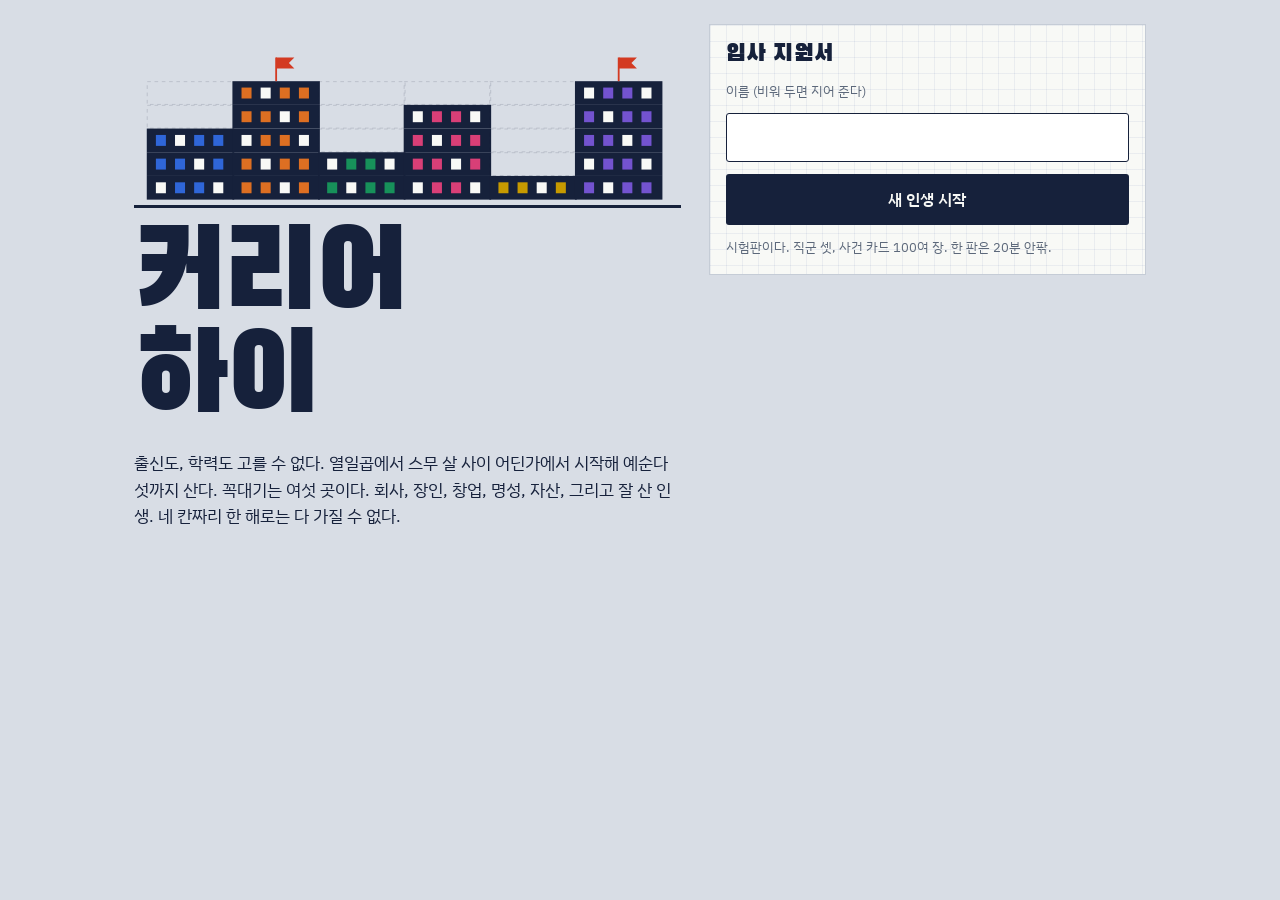
<file: v3/index.html>
<!DOCTYPE html>
<html lang="ko">
<head>
<meta charset="utf-8">
<meta name="viewport" content="width=device-width, initial-scale=1">
<title>커리어 하이</title>
<link rel="preconnect" href="https://fonts.googleapis.com">
<link rel="preconnect" href="https://fonts.gstatic.com" crossorigin>
<link href="https://fonts.googleapis.com/css2?family=Black+Han+Sans&family=IBM+Plex+Sans+KR:wght@400;600&family=Nanum+Pen+Script&display=swap" rel="stylesheet">
<link rel="stylesheet" href="style.css">
</head>
<body>
<div id="app"></div>
<script src="data.js"></script>
<script src="engine.js"></script>
<script src="ui.js"></script>
</body>
</html>
</file>
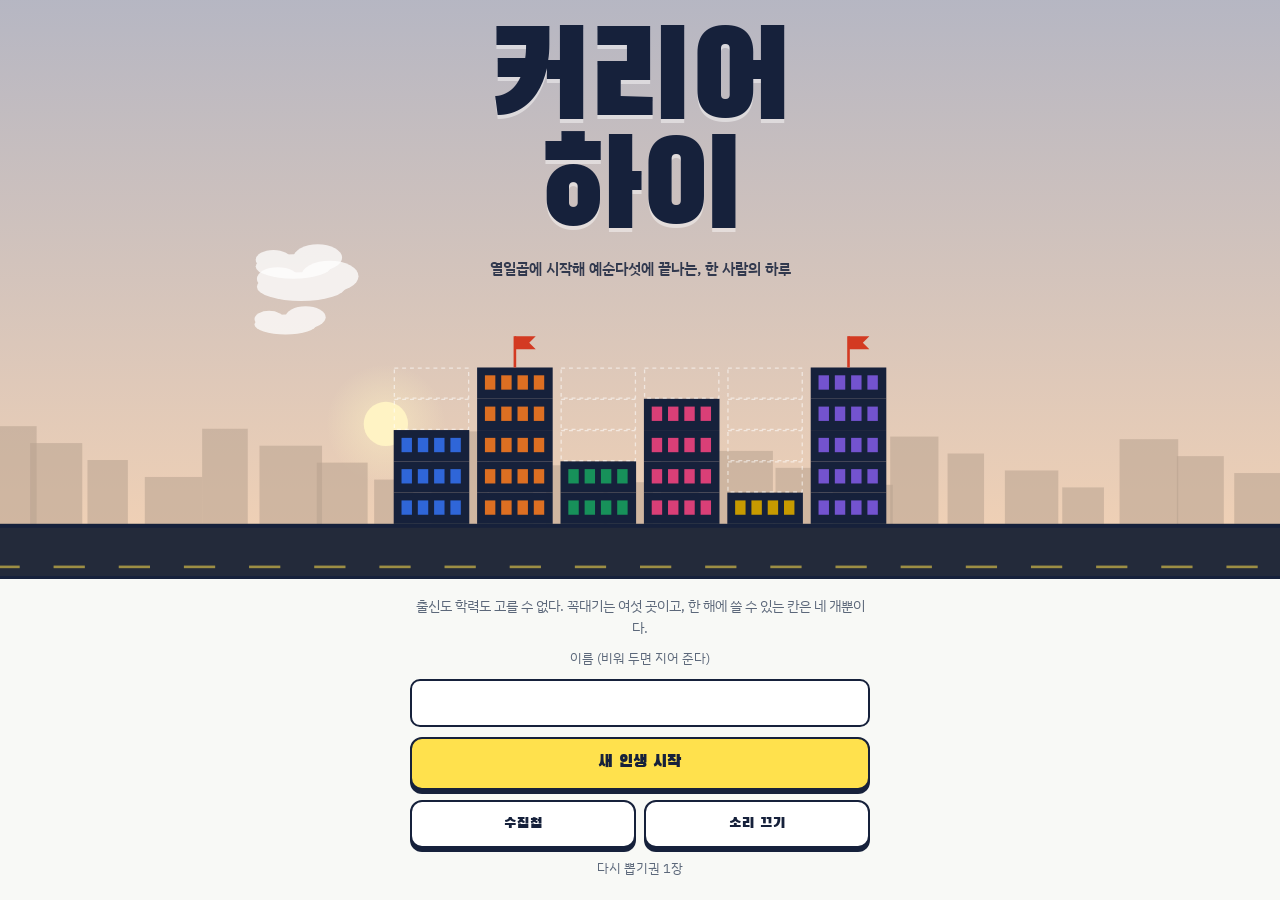
<file: v6/index.html>
<!DOCTYPE html>
<html lang="ko">
<head>
<meta charset="utf-8">
<meta name="viewport" content="width=device-width, initial-scale=1">
<title>커리어 하이</title>
<link rel="preconnect" href="https://fonts.googleapis.com">
<link rel="preconnect" href="https://fonts.gstatic.com" crossorigin>
<link href="https://fonts.googleapis.com/css2?family=Black+Han+Sans&family=Gowun+Batang:wght@400;700&family=IBM+Plex+Mono:wght@400;600&family=IBM+Plex+Sans+KR:wght@400;600&family=Nanum+Pen+Script&display=swap" rel="stylesheet">
<link rel="stylesheet" href="style.css">
</head>
<body>
<div id="app"></div>
<script src="data.js"></script>
<script src="engine.js"></script>
<script src="cards.js"></script>
<script src="ui.js"></script>
</body>
</html>
</file>
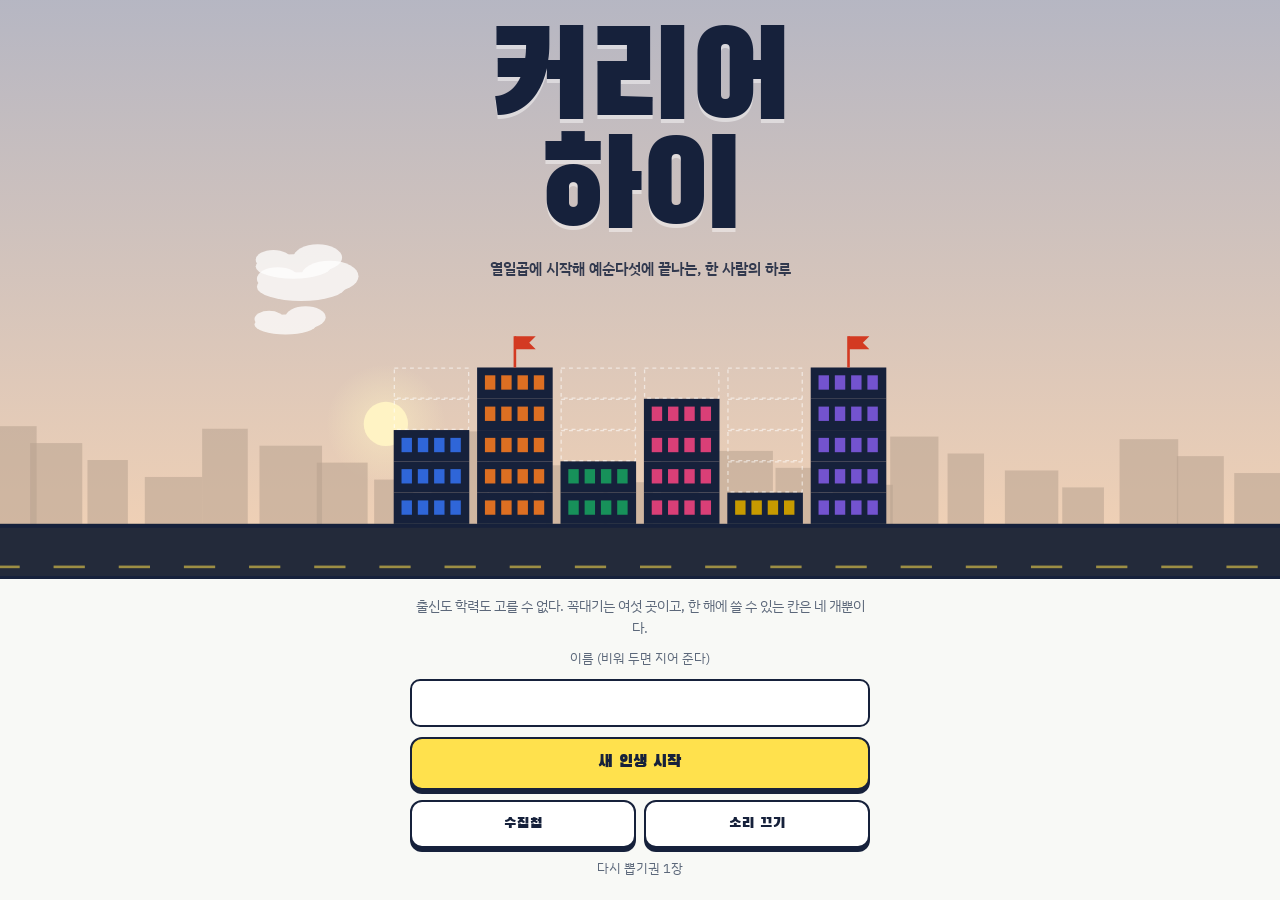
<file: v7/index.html>
<!DOCTYPE html>
<html lang="ko">
<head>
<meta charset="utf-8">
<meta name="viewport" content="width=device-width, initial-scale=1">
<title>커리어 하이</title>
<link rel="preconnect" href="https://fonts.googleapis.com">
<link rel="preconnect" href="https://fonts.gstatic.com" crossorigin>
<link href="https://fonts.googleapis.com/css2?family=Black+Han+Sans&family=Gowun+Batang:wght@400;700&family=IBM+Plex+Mono:wght@400;600&family=IBM+Plex+Sans+KR:wght@400;600&family=Nanum+Pen+Script&display=swap" rel="stylesheet">
<link rel="stylesheet" href="style.css">
</head>
<body>
<div id="app"></div>
<script src="data.js"></script>
<script src="jobs2.js"></script>
<script src="engine.js"></script>
<script src="cards.js"></script>
<script src="ui.js"></script>
</body>
</html>
</file>
<file: style.css>
/* 커리어 하이 5판: 한 화면짜리 게임판.
   위는 HUD, 가운데는 인생의 하루가 흐르는 도시, 아래는 책상 위 손패. */
:root{
  --desk:#d8dde5; --paper:#f8f9f6; --card:#ffffff; --ink:#16213b; --muted:#5c687a; --rule:#c5ccd6;
  --grid:rgba(52,88,150,.075); --hl:#ffe14d; --stamp:#d33a22; --good:#24774e; --warn:#b8730c;
  --c-org:#2f66d8; --c-craft:#dd6f22; --c-biz:#17915a; --c-fame:#d93f77; --c-wealth:#c79a00; --c-life:#7353cf; --c-rest:#6f7d8f;
  --ghost:rgba(22,33,59,.16); --on-hl:#16213b; --hud:#16213b; --hud-ink:#f8f9f6;
  --f-disp:"Black Han Sans","Apple SD Gothic Neo","Malgun Gothic",sans-serif;
  --f-body:"IBM Plex Sans KR","Apple SD Gothic Neo","Malgun Gothic",sans-serif;
  --f-hand:"Nanum Pen Script","Gaegu",cursive;
  --lift:0 1px 0 rgba(22,33,59,.06),0 10px 18px -12px rgba(22,33,59,.45);
}
@media (prefers-color-scheme: dark){
  :root:not([data-theme="light"]){
    --desk:#0e1320; --paper:#171f30; --card:#1e2739; --ink:#e7ecf4; --muted:#95a2b7; --rule:#2c3851;
    --grid:rgba(150,180,230,.06); --stamp:#ff6a55; --good:#5cc68d; --warn:#e2a646;
    --c-org:#6f9cff; --c-craft:#ff9a52; --c-biz:#45c98a; --c-fame:#ff76a6; --c-wealth:#f0c436; --c-life:#a78bff; --c-rest:#8b98ab;
    --ghost:rgba(231,236,244,.16); --hud:#070b14; --lift:0 1px 0 rgba(0,0,0,.3),0 12px 20px -12px rgba(0,0,0,.8); color-scheme:dark;
  }
}
:root[data-theme="dark"]{
  --desk:#0e1320; --paper:#171f30; --card:#1e2739; --ink:#e7ecf4; --muted:#95a2b7; --rule:#2c3851;
  --grid:rgba(150,180,230,.06); --stamp:#ff6a55; --good:#5cc68d; --warn:#e2a646;
  --c-org:#6f9cff; --c-craft:#ff9a52; --c-biz:#45c98a; --c-fame:#ff76a6; --c-wealth:#f0c436; --c-life:#a78bff; --c-rest:#8b98ab;
  --ghost:rgba(231,236,244,.16); --hud:#070b14; --lift:0 1px 0 rgba(0,0,0,.3),0 12px 20px -12px rgba(0,0,0,.8); color-scheme:dark;
}
*{box-sizing:border-box}
html,body{margin:0;height:100%}
body{background:var(--desk);color:var(--ink);font-family:var(--f-body);font-size:15px;line-height:1.55;-webkit-text-size-adjust:100%;overflow-x:hidden}
button{font:inherit;color:inherit;cursor:pointer;background:none;border:0;padding:0}
button:focus-visible,input:focus-visible,[tabindex]:focus-visible{outline:2px solid var(--stamp);outline-offset:2px}
h1,h2,h3,p{margin:0}
.disp{font-family:var(--f-disp);font-weight:400;letter-spacing:.01em;line-height:1.15}
.num{font-variant-numeric:tabular-nums}
.muted{color:var(--muted)}
.small{font-size:13px}
.hand{font-family:var(--f-hand);font-size:22px;line-height:1.3}
.hl{background:linear-gradient(transparent 58%,var(--hl) 58%,var(--hl) 92%,transparent 92%);color:inherit}
.bad{color:var(--stamp)}
#app{min-height:100%}
#app.shake{animation:shake .38s ease}
@keyframes shake{0%,100%{transform:none}20%{transform:translate(-6px,2px) rotate(-.4deg)}40%{transform:translate(5px,-2px) rotate(.4deg)}60%{transform:translate(-4px,1px)}80%{transform:translate(3px,0)}}
.fx{position:fixed;inset:0;width:100%;height:100%;pointer-events:none;z-index:40}

/* ===== 게임판 ===== */
.game{min-height:100dvh;display:grid;grid-template-rows:auto minmax(210px,1fr) auto auto;grid-template-areas:"hud" "scene" "stat" "desk"}
@media (min-width:960px){
  .game{height:100dvh;min-height:620px;grid-template-columns:1fr 330px;grid-template-rows:auto 1fr auto auto;grid-template-areas:"hud hud" "scene rail" "stat rail" "desk rail"}
}

/* HUD */
.hud{grid-area:hud;background:var(--hud);color:var(--hud-ink);display:grid;grid-template-columns:auto 1fr auto;gap:12px;align-items:center;padding:8px 12px}
.who{display:flex;flex-direction:column;line-height:1.2;min-width:0;border-left:4px solid var(--track,var(--hl));padding-left:9px}
.who b{font-family:var(--f-disp);font-weight:400;font-size:19px;letter-spacing:.12em;white-space:nowrap}
.who span{font-size:12px;opacity:.78;white-space:nowrap;overflow:hidden;text-overflow:ellipsis;max-width:38vw}
.who .nick{color:var(--hl);font-family:var(--f-hand);font-size:17px;opacity:1}
.clock{display:grid;grid-template-columns:auto 1fr;gap:10px;align-items:center;min-width:0}
.age{font-family:var(--f-disp);font-size:34px;line-height:.9}
.age small{font-family:var(--f-body);font-size:12px;margin-left:2px;opacity:.8}
.age .tick{display:inline-block;animation:tick .45s cubic-bezier(.2,1.4,.4,1) both}
@keyframes tick{from{transform:translateY(60%) scale(.8);opacity:0}to{transform:none;opacity:1}}
.ruler{display:block;width:100%;height:auto;color:var(--hud-ink)}
.ruler text{font-family:var(--f-body);font-size:9px;fill:currentColor;opacity:.7}
.hud-btns{display:flex;gap:6px}
.hbtn{border:1.5px solid rgba(248,249,246,.5);border-radius:8px;padding:6px 10px;font-size:13px;font-weight:600;color:var(--hud-ink);white-space:nowrap}
.hbtn:hover{border-color:var(--hl);color:var(--hl)}
.hbtn .badge{display:inline-block;margin-left:4px;background:var(--hl);color:var(--on-hl);border-radius:999px;padding:0 6px;font-size:11px}
@media (max-width:520px){ .hud{grid-template-columns:1fr auto;grid-template-areas:"who btns" "clock clock";row-gap:6px} .who-wrap{grid-area:who} .hud-btns{grid-area:btns} .clock{grid-area:clock} .age{font-size:28px} }

/* 도시 풍경 */
.scene{grid-area:scene;position:relative;overflow:hidden;min-height:210px;background:#bfe0ff}
.scene>svg.city{position:absolute;inset:0;width:100%;height:100%;display:block}
.city .tw{cursor:pointer}
.city .tw:focus{outline:none}
.city .tw:focus-visible .hit,.city .tw.sel .hit{stroke:#ffe14d;stroke-width:3}
.city .tw:hover .body{filter:brightness(1.25)}
.city .drop{transform-box:fill-box;animation:drop .55s cubic-bezier(.3,1.5,.5,1) both}
@keyframes drop{from{transform:translateY(-60px);opacity:0}to{transform:none;opacity:1}}
.city .lit{animation:lit 1.2s ease both}
@keyframes lit{0%{opacity:0}30%{opacity:1}45%{opacity:.3}100%{opacity:1}}
.city .flag{transform-box:fill-box;transform-origin:left center;animation:wave 2.4s ease-in-out infinite}
@keyframes wave{0%,100%{transform:skewY(0)}50%{transform:skewY(-9deg) scaleX(.94)}}
.city .cloud{animation:drift linear infinite}
@keyframes drift{from{transform:translateX(-160px)}to{transform:translateX(760px)}}
.city .tw-label{font-family:var(--f-body);font-size:12px;font-weight:600;fill:#f8f9f6}
.ticker{position:absolute;left:0;right:0;top:0;background:rgba(22,33,59,.82);color:#f8f9f6;font-size:13px;white-space:nowrap;overflow:hidden;padding:4px 0;z-index:2}
.ticker span{display:inline-block;padding-left:100%;animation:marquee 16s linear infinite}
.ticker b{font-family:var(--f-disp);font-weight:400;color:var(--hl);margin-right:10px}
@keyframes marquee{to{transform:translateX(-100%)}}
.toast{position:absolute;left:10px;top:34px;z-index:3;max-width:min(340px,74%);background:var(--card);color:var(--ink);border-radius:10px;box-shadow:0 14px 30px -14px rgba(0,0,0,.6);padding:10px 34px 10px 12px;display:flex;flex-direction:column;gap:6px;animation:toastin .35s cubic-bezier(.2,1.2,.4,1) both}
.toast.notick{top:10px}
@keyframes toastin{from{transform:translateY(-16px) scale(.96);opacity:0}to{transform:none;opacity:1}}
.toast .x{position:absolute;right:6px;top:6px;width:24px;height:24px;border-radius:50%;font-size:16px;line-height:1;color:var(--muted)}
.toast-top{display:flex;gap:10px;align-items:center}
.toast h3{font-size:16px}
.toast ul{margin:0;padding:0;list-style:none;font-size:12.5px;display:flex;flex-direction:column;gap:2px}
.toast li{padding-left:10px;position:relative}
.toast li::before{content:"";position:absolute;left:0;top:.7em;width:5px;height:2px;background:currentColor}
.tipbox{position:absolute;left:10px;right:10px;top:10px;z-index:4;background:var(--card);color:var(--ink);border-radius:10px;padding:10px 34px 10px 12px;box-shadow:0 14px 30px -14px rgba(0,0,0,.6);font-size:13px;display:flex;flex-direction:column;gap:4px;border-top:5px solid var(--pc)}
.tipbox .x{position:absolute;right:6px;top:6px;width:24px;height:24px;font-size:16px;color:var(--muted)}
@media (min-width:960px){ .tipbox{display:none} }

.stamp{width:54px;height:54px;flex:none;border:3px solid var(--stamp);border-radius:50%;color:var(--stamp);display:flex;flex-direction:column;align-items:center;justify-content:center;font-family:var(--f-disp);transform:rotate(-10deg);animation:slam .4s .1s cubic-bezier(.2,1.5,.4,1) both}
.stamp b{font-size:23px;line-height:1;font-weight:400}
.stamp span{font-size:9px;font-family:var(--f-body)}
.stamp.still{animation:none}
@keyframes slam{from{transform:rotate(-10deg) scale(2.3);opacity:0}to{transform:rotate(-10deg) scale(1);opacity:1}}
.stamps{display:flex;gap:3px;flex-wrap:wrap}
.mini-stamp{width:30px;height:30px;border:2px solid var(--stamp);border-radius:50%;color:var(--stamp);display:flex;flex-direction:column;align-items:center;justify-content:center;font-family:var(--f-disp);font-size:13px;line-height:1;transform:rotate(-8deg)}
.mini-stamp small{font-family:var(--f-body);font-size:8px}
.mini-stamp.go{animation:slam2 .3s cubic-bezier(.2,1.5,.4,1) both}
@keyframes slam2{from{transform:rotate(-8deg) scale(2.4);opacity:0}to{transform:rotate(-8deg) scale(1);opacity:1}}
.streak{display:inline-block;font-family:var(--f-body);font-size:11px;font-weight:600;background:var(--hl);color:var(--on-hl);padding:0 7px;border-radius:999px;vertical-align:middle}

/* 상태 줄 */
.statbar{grid-area:stat;background:var(--paper);border-top:3px solid var(--hud);border-bottom:1px solid var(--rule);display:grid;grid-template-columns:repeat(6,1fr) 1.4fr;gap:0}
.st{position:relative;padding:6px 8px 7px;border-right:1px solid var(--rule);display:flex;flex-direction:column;gap:3px;min-width:0}
.st:last-child{border-right:0}
.st .row{display:flex;justify-content:space-between;align-items:baseline;gap:4px;font-size:11.5px;color:var(--muted)}
.st b{font-family:var(--f-disp);font-weight:400;font-size:18px;color:var(--ink);line-height:1}
.st.money b{font-size:15px;white-space:nowrap}
.gauge{height:5px;background:var(--ghost);position:relative;border-radius:3px;overflow:visible}
.gauge i{position:absolute;inset:0 auto 0 0;background:var(--ink);border-radius:3px;transition:width .6s cubic-bezier(.2,.9,.3,1)}
.gauge u{position:absolute;top:-2px;bottom:-2px;width:2px;background:var(--stamp)}
.gauge.burn i{background:var(--warn)}
.gauge.burn.hot i{background:var(--stamp)}
.st.hot{background:color-mix(in oklab,var(--stamp) 12%,var(--paper));animation:hot 1.2s ease-in-out infinite}
@keyframes hot{50%{background:color-mix(in oklab,var(--stamp) 22%,var(--paper))}}
.pop{position:absolute;right:4px;top:-14px;font-style:normal;font-weight:600;font-size:12px;padding:0 6px;border-radius:999px;background:var(--card);border:1.5px solid currentColor;pointer-events:none;animation:popup 1.5s ease both;z-index:5;white-space:nowrap}
.pop.up{color:var(--good)}
.pop.dn{color:var(--stamp)}
@keyframes popup{0%{transform:translateY(8px) scale(.6);opacity:0}15%{transform:translateY(-4px) scale(1.15);opacity:1}30%{transform:translateY(-8px) scale(1)}80%{opacity:1}100%{transform:translateY(-22px);opacity:0}}
@media (max-width:620px){
  .statbar{grid-template-columns:repeat(6,1fr)}
  .st{padding:5px 5px 6px}
  .st .row{flex-direction:column;align-items:flex-start;gap:0;font-size:10.5px}
  .st b{font-size:16px}
  .st.money{grid-column:1 / -1;flex-direction:row;justify-content:space-between;align-items:center;border-top:1px solid var(--rule);border-right:0;padding:5px 10px}
  .st.money .row{flex-direction:row;gap:12px;align-items:baseline;font-size:11.5px}
}

/* 책상: 분기 칸과 손패 */
.desk{grid-area:desk;background-color:var(--desk);padding:10px 12px 12px;display:flex;flex-direction:column;gap:9px}
.desk-head{display:flex;justify-content:space-between;align-items:baseline;gap:10px}
.desk-head h2{font-size:21px}
.desk-head .aside{font-size:12.5px;color:var(--muted)}
.warnline{font-size:13px;color:var(--stamp);font-weight:600;line-height:1.35}
.slots{display:flex;gap:8px}
.slot{position:relative;flex:1;min-width:0;height:52px;border:2px dashed color-mix(in oklab,var(--ink) 30%,transparent);border-radius:8px;display:flex;flex-direction:column;align-items:center;justify-content:center;font-size:12px;color:var(--muted);background:color-mix(in oklab,var(--paper) 50%,transparent)}
.slot em{font-style:normal;font-size:10.5px;opacity:.8}
.slot.filled{border:0;background:color-mix(in oklab,var(--pc) 30%,var(--card));color:var(--ink);font-weight:600;box-shadow:var(--lift);transform:rotate(var(--r,0deg))}
.slot.filled em{position:absolute;top:2px;left:6px;color:var(--muted);font-weight:400}
.slot.filled.new{animation:stick .32s cubic-bezier(.2,1.6,.4,1) both}
@keyframes stick{from{transform:translateY(-26px) rotate(-9deg) scale(1.25);opacity:0}to{transform:rotate(var(--r,0deg));opacity:1}}
.slot.filled:hover{filter:brightness(1.06)}
.handrow{display:grid;grid-template-columns:repeat(4,1fr);gap:7px}
@media (min-width:1200px){ .handrow{grid-template-columns:repeat(8,1fr)} }
.pc{position:relative;text-align:left;background:var(--card);border-radius:9px;border:2px solid var(--ink);border-top:7px solid var(--pc);padding:6px 7px 7px;min-height:70px;display:flex;flex-direction:column;gap:2px;box-shadow:0 3px 0 var(--ink);transition:transform .12s ease,box-shadow .12s ease}
.pc b{font-family:var(--f-disp);font-weight:400;font-size:15px;line-height:1.15}
.pc small{font-size:10.5px;color:var(--muted);line-height:1.3}
.pc:hover:not(:disabled){transform:translateY(-5px) rotate(-1deg);box-shadow:0 8px 0 var(--ink)}
.pc:active:not(:disabled){transform:translateY(2px);box-shadow:0 1px 0 var(--ink)}
.pc:disabled{opacity:.5;cursor:default;box-shadow:0 1px 0 var(--ink)}
.pc .cnt{position:absolute;right:-6px;top:-10px;min-width:22px;height:22px;border-radius:50%;background:var(--stamp);color:#fff;font-weight:600;font-size:12px;display:flex;align-items:center;justify-content:center;border:2px solid var(--card)}
.desk-btns{display:grid;grid-template-columns:1.5fr 1fr;gap:8px}
.gbtn{font-family:var(--f-disp);font-weight:400;font-size:17px;padding:11px 12px;border-radius:12px;background:var(--hl);color:var(--on-hl);border:2px solid var(--ink);box-shadow:0 4px 0 var(--ink);text-align:center;transition:transform .08s ease,box-shadow .08s ease;letter-spacing:.02em}
.gbtn:active:not(:disabled){transform:translateY(3px);box-shadow:0 1px 0 var(--ink)}
.gbtn:disabled{opacity:.45;cursor:default}
.gbtn.alt{background:var(--card);color:var(--ink);font-size:14.5px}
.gbtn.dark{background:var(--ink);color:var(--paper)}
.gbtn.ready{animation:nudge 1.8s ease-in-out infinite}
@keyframes nudge{0%,100%{box-shadow:0 4px 0 var(--ink),0 0 0 0 color-mix(in oklab,var(--hl) 80%,transparent)}50%{box-shadow:0 4px 0 var(--ink),0 0 0 8px color-mix(in oklab,var(--hl) 0%,transparent)}}
.desk-foot{display:flex;justify-content:space-between;gap:10px;align-items:center}
.link{color:var(--muted);text-decoration:underline;font-size:13px;padding:2px 0}
.resign-s{color:var(--stamp);font-size:13px;font-weight:600;border:1.5px dashed var(--stamp);border-radius:8px;padding:4px 10px}

/* 오른쪽 레일 (넓은 화면) */
.rail{grid-area:rail;display:none;background:var(--paper);border-left:3px solid var(--hud);overflow:auto;padding:14px;flex-direction:column;gap:14px}
@media (min-width:960px){ .rail{display:flex} }
.rail h3{font-size:17px}
.tower-detail{display:flex;flex-direction:column;gap:8px;font-size:13.5px}
.ladder{list-style:none;margin:0;padding:0;display:flex;flex-direction:column-reverse;gap:2px}
.ladder li{display:grid;grid-template-columns:20px 1fr;align-items:center;gap:6px}
.ladder li i{width:13px;height:13px;border:1.5px solid var(--ink);display:block}
.ladder li.on i{background:var(--pc)}
.ladder li.on{font-weight:600}
.ladder li.next span{background:var(--hl);color:var(--on-hl);padding:0 4px}
.goals{background:color-mix(in oklab,var(--hl) 30%,var(--card));padding:10px 12px 12px;box-shadow:var(--lift);transform:rotate(-.5deg);display:flex;flex-direction:column;gap:3px}
.goals-h{font-family:var(--f-disp);font-size:16px}
.goal{display:grid;grid-template-columns:18px 1fr auto;gap:6px;align-items:center;font-size:13px}
.goal i{width:13px;height:13px;border:1.5px solid currentColor;display:block}
.goal.done i{background:var(--stamp);border-color:var(--stamp)}
.goal.done span{text-decoration:line-through;opacity:.65}
.goal em{font-style:normal;font-size:12px;color:var(--stamp);font-weight:600}
:root[data-theme="dark"] .goals{background:color-mix(in oklab,var(--hl) 16%,var(--card))}
@media (prefers-color-scheme: dark){:root:not([data-theme="light"]) .goals{background:color-mix(in oklab,var(--hl) 16%,var(--card))}}
.tags{display:flex;flex-wrap:wrap;gap:5px}
.tag{font-size:12px;padding:1px 8px;border:1px solid var(--rule);background:var(--card);border-radius:999px}
.tag.perk{border-color:var(--ink)}

/* 모달 공통 */
.modal{position:fixed;inset:0;z-index:30;display:flex;align-items:flex-end;justify-content:center;background:rgba(10,14,24,.55);animation:fade .2s ease both}
@media (min-width:700px){ .modal{align-items:center;padding:20px} }
@keyframes fade{from{opacity:0}to{opacity:1}}
.mcard{position:relative;width:min(560px,100%);max-height:90dvh;overflow:auto;background:var(--card);border-radius:18px 18px 0 0;padding:20px 18px 18px;display:flex;flex-direction:column;gap:12px;box-shadow:0 -10px 40px -10px rgba(0,0,0,.5);border-top:8px solid var(--pc,var(--ink));animation:rise .35s cubic-bezier(.2,1.1,.4,1) both}
@media (min-width:700px){ .mcard{border-radius:16px} }
@keyframes rise{from{transform:translateY(40px);opacity:0}to{transform:none;opacity:1}}
.mcard .cat{align-self:flex-start;font-size:12px;font-weight:600;padding:1px 9px;border-radius:999px;background:color-mix(in oklab,var(--pc) 20%,var(--card));color:var(--ink)}
.mcard h2{font-size:26px}
.mcard .body{font-size:15.5px}
.mcard .age-tag{position:absolute;right:16px;top:16px;font-family:var(--f-disp);font-size:15px;color:var(--muted)}
.choice{position:relative;display:flex;flex-direction:column;gap:4px;text-align:left;border:2px solid var(--ink);border-radius:12px;padding:10px 12px 11px 42px;background:var(--paper);box-shadow:0 3px 0 var(--ink);animation:rise .3s ease both;transition:transform .1s ease,box-shadow .1s ease}
.choice:hover:not(:disabled){background:color-mix(in oklab,var(--hl) 25%,var(--paper));transform:translateY(-2px);box-shadow:0 5px 0 var(--ink)}
.choice:active:not(:disabled){transform:translateY(2px);box-shadow:0 1px 0 var(--ink)}
.choice b{font-size:15px;font-weight:600}
.choice small{font-size:12px;color:var(--muted)}
.choice.locked{border-style:dashed;opacity:.5;cursor:default;box-shadow:none}
.choice .key{position:absolute;left:11px;top:11px;width:22px;height:22px;border-radius:50%;background:var(--ink);color:var(--paper);font-size:12px;font-weight:600;display:flex;align-items:center;justify-content:center}
.chips{display:flex;flex-wrap:wrap;gap:4px}
.chip{font-size:11.5px;padding:0 7px;border-radius:999px;border:1px solid currentColor;font-variant-numeric:tabular-nums}
.chip.up{color:var(--good)}
.chip.dn{color:var(--stamp)}
.chip.luck{color:var(--muted)}
.result-text{font-family:var(--f-hand);font-size:26px;line-height:1.3}
.shame-note{font-size:13px;color:var(--stamp);border-top:1px dashed var(--stamp);padding-top:6px}
.chips.float .chip{animation:floatup .5s ease both}
.chips.float .chip:nth-child(2){animation-delay:.06s}
.chips.float .chip:nth-child(3){animation-delay:.12s}
.chips.float .chip:nth-child(4){animation-delay:.18s}
@keyframes floatup{from{transform:translateY(8px);opacity:0}to{transform:none;opacity:1}}
.roll{display:flex;flex-direction:column;gap:6px}
.roll-bar{position:relative;height:20px;background:color-mix(in oklab,var(--stamp) 16%,var(--card));border:2px solid var(--ink);border-radius:6px;overflow:visible}
.roll-bar .zone{position:absolute;inset:0 auto 0 0;background:color-mix(in oklab,var(--good) 40%,var(--card));border-right:2px solid var(--ink);border-radius:4px 0 0 4px}
.roll-bar .needle{position:absolute;top:-7px;bottom:-7px;left:var(--to);width:5px;margin-left:-2.5px;background:var(--ink);border-radius:3px}
.roll.play .needle{animation:spin .9s cubic-bezier(.3,.1,.2,1) both}
@keyframes spin{0%{left:0}28%{left:100%}52%{left:8%}74%{left:calc(var(--to) + 12%)}88%{left:calc(var(--to) - 4%)}100%{left:var(--to)}}
.roll .verdict{font-family:var(--f-disp);font-weight:400;font-size:18px;margin-left:6px}
.roll.ok .verdict{color:var(--good)}
.roll.no .verdict{color:var(--stamp)}
.roll.play .verdict{animation:fade .2s .9s both}
.late{animation:rise .35s .95s both}
.chips.float.late{animation:none}
.chips.float.late .chip{animation-delay:1.05s}
.chips.float.late .chip:nth-child(2){animation-delay:1.11s}
.chips.float.late .chip:nth-child(3){animation-delay:1.17s}

/* 공문 (승진, 정점 등) */
.order{position:relative;width:min(400px,100%);background:var(--card);padding:24px 22px 20px;display:flex;flex-direction:column;gap:12px;box-shadow:0 30px 60px -20px rgba(0,0,0,.6);border-radius:14px;animation:rise .35s ease both;border-top:8px solid var(--pc,var(--ink))}
.modal.center{align-items:center;padding:16px}
.order .kind{font-size:13px;color:var(--muted)}
.order h2{font-size:34px;line-height:1.1}
.order .sub{font-size:15px}
.order .bigstamp{position:absolute;right:18px;top:16px;width:84px;height:84px;border:4px solid var(--stamp);border-radius:50%;color:var(--stamp);display:flex;align-items:center;justify-content:center;font-family:var(--f-disp);font-size:24px;transform:rotate(-12deg);animation:slam .45s .15s cubic-bezier(.2,1.5,.4,1) both}
.order.collapse,.order.closed,.order.miss{border-top-color:var(--stamp)}
.order .mini-city{width:100%;height:auto;border-radius:8px;display:block}
.formtbl{width:100%;border-collapse:collapse;font-size:14px}
.formtbl th,.formtbl td{border:1px solid var(--rule);padding:6px 9px;text-align:left;vertical-align:top}
.formtbl th{width:1%;white-space:nowrap;font-weight:600;background:color-mix(in oklab,var(--ink) 6%,var(--card))}
.formtbl tr.reveal{animation:rise .35s ease both}
.gap-row td{color:var(--muted)}
.gap-row button{color:var(--muted);text-decoration:underline;font-size:13px}

/* 기록 패널 */
.panel{position:fixed;inset:0;z-index:25;background:var(--desk);display:flex;flex-direction:column;animation:fade .15s ease both}
@media (min-width:960px){ .panel{left:auto;width:min(560px,100%);box-shadow:-20px 0 50px -20px rgba(0,0,0,.5)} .panel-back{position:fixed;inset:0;z-index:24;background:rgba(10,14,24,.4)} }
.panel-head{background:var(--hud);color:var(--hud-ink);display:flex;align-items:center;justify-content:space-between;padding:10px 14px}
.panel-head h2{font-size:20px}
.tabs{display:flex;gap:4px;padding:8px 10px 0;background:var(--hud);overflow-x:auto}
.tab{padding:7px 12px;border-radius:8px 8px 0 0;font-size:13.5px;font-weight:600;color:var(--hud-ink);opacity:.7;white-space:nowrap}
.tab[aria-selected="true"]{background:var(--desk);color:var(--ink);opacity:1}
.panel-body{flex:1;overflow:auto;padding:14px;display:flex;flex-direction:column;gap:12px}
.sheet{background-color:var(--paper);background-image:linear-gradient(var(--grid) 1px,transparent 1px),linear-gradient(90deg,var(--grid) 1px,transparent 1px);background-size:16px 16px;border:1px solid var(--rule);border-radius:10px;padding:14px;display:flex;flex-direction:column;gap:10px}
.sheet-head{display:flex;justify-content:space-between;align-items:baseline;gap:10px}
.sheet-head h2{font-size:21px}
.sheet-head .aside{font-size:12.5px;color:var(--muted);white-space:nowrap}
.notebook{background:var(--card);border:1px solid var(--rule);border-radius:10px;padding:12px 14px 14px 44px;position:relative;background-image:repeating-linear-gradient(transparent 0 31px,var(--grid) 31px 32px)}
.notebook::before{content:"";position:absolute;left:30px;top:0;bottom:0;width:1.5px;background:color-mix(in oklab,var(--stamp) 45%,transparent)}
.nb-year{font-family:var(--f-disp);font-size:16px;margin:10px 0 2px}
.nb-line{font-family:var(--f-hand);font-size:21px;line-height:32px}
.nb-line.shame{color:var(--stamp)}
.mini-cards{display:grid;grid-template-columns:repeat(auto-fill,minmax(150px,1fr));gap:10px}
.mini-card{background:var(--card);border-radius:6px;box-shadow:var(--lift);padding:10px 12px;display:flex;flex-direction:column;gap:1px;font-size:12.5px;border-left:4px solid var(--pc,var(--ink))}
.mini-card b{font-family:var(--f-disp);font-weight:400;font-size:19px;letter-spacing:.1em}

/* 타이틀 */
.title{min-height:100dvh;display:grid;grid-template-rows:1fr auto}
.title .scene{min-height:56dvh}
.logo{position:absolute;left:0;right:0;top:9%;z-index:2;text-align:center;color:#16213b;pointer-events:none}
.logo h1{font-family:var(--f-disp);font-weight:400;font-size:clamp(64px,17vw,148px);line-height:.88;letter-spacing:-.01em;text-shadow:0 4px 0 rgba(255,255,255,.45)}
.logo p{font-size:15px;font-weight:600;margin-top:10px;opacity:.85}
.title-panel{background:var(--paper);border-top:3px solid var(--hud);padding:16px 14px 22px;display:grid;gap:12px;justify-items:center}
.title-panel .inner{width:min(460px,100%);display:flex;flex-direction:column;gap:10px}
.title-panel .lede{font-size:14px;color:var(--muted);text-align:center}
input[type=text]{font:inherit;color:inherit;background:var(--card);border:2px solid var(--ink);padding:10px 12px;border-radius:10px;width:100%;text-align:center;font-size:16px}
.title-row{display:grid;grid-template-columns:1fr 1fr;gap:8px}
.stampgrid{display:grid;grid-template-columns:auto repeat(6,1fr);gap:6px 4px;align-items:center;font-size:12px}
.sg-h{text-align:center;color:var(--muted)}
.sg-j{color:var(--muted);padding-right:4px;white-space:nowrap}
.sg-c{aspect-ratio:1;max-width:42px;width:100%;justify-self:center;border:1.5px dashed var(--rule);border-radius:50%;display:flex;align-items:center;justify-content:center;font-family:var(--f-disp);font-size:11px}
.sg-c.on{border:2.5px solid var(--pc);color:var(--pc);transform:rotate(-10deg)}
.meter{display:grid;grid-template-columns:86px 46px 1fr;gap:8px;align-items:center;font-size:13px}
.meter i{height:6px;background:var(--ghost);display:block;position:relative;border-radius:3px}
.meter i b{position:absolute;inset:0 auto 0 0;background:var(--ink);border-radius:3px}

/* 엔딩 */
.ending{min-height:100dvh;display:flex;flex-direction:column}
.ending .scene{min-height:48dvh}
.end-title{position:absolute;left:0;right:0;bottom:44px;z-index:2;text-align:center;color:#f8f9f6;padding:0 16px;text-shadow:0 2px 12px rgba(0,0,0,.5)}
.end-title .kicker{font-size:14px;opacity:.85}
.end-title h1{font-family:var(--f-disp);font-weight:400;font-size:clamp(44px,11vw,84px);line-height:1;animation:rise .6s ease both}
.end-title .sub{font-size:14px;opacity:.85;margin-top:4px}
.end-body{width:min(760px,100%);margin:0 auto;padding:16px 14px 40px;display:flex;flex-direction:column;gap:14px}
.end-body .verdict-line{font-size:16px;text-align:center}
.find{animation:rise .4s ease both}
.finds{border-top:6px solid var(--hl)}
ul.lines{margin:0;padding:0;list-style:none;display:flex;flex-direction:column;gap:4px;font-size:14px}
ul.lines li{padding-left:14px;position:relative}
ul.lines li::before{content:"";position:absolute;left:2px;top:.72em;width:6px;height:2px;background:var(--ink)}
.chart{display:block;width:100%;height:auto}
.chart text{font-family:var(--f-body);font-size:10px;fill:var(--muted)}
.chart .draw{stroke-dasharray:1;stroke-dashoffset:1;animation:draw 1.6s .2s ease forwards}
@keyframes draw{to{stroke-dashoffset:0}}
.legend{display:flex;gap:14px;font-size:12.5px;color:var(--muted)}
.legend i{display:inline-block;width:14px;height:3px;vertical-align:middle;margin-right:5px}
.btn-row{display:grid;grid-template-columns:1fr 1fr;gap:8px}

/* 통지서 */
.notice h2{font-size:28px;letter-spacing:.3em}

@media (prefers-reduced-motion: reduce){
  *,*::before,*::after{animation:none!important;transition:none!important}
}

.toast{transition:padding .25s ease}
.toast.mini{cursor:pointer;padding:5px 30px 5px 6px;gap:0;max-width:none}
.toast.mini ul,.toast.mini p,.toast.mini .stamps{display:none}
.toast.mini .stamp{width:30px;height:30px;border-width:2px;animation:none}
.toast.mini .stamp b{font-size:14px}
.toast.mini .stamp span{display:none}
.toast.mini h3{font-size:13.5px}
.toast.mini .x{top:3px}
.title .scene,.ending .scene{grid-area:auto}

.clock .ruler{max-width:460px}
.city{overflow:visible}
.logo{top:5%}
.logo h1{font-size:clamp(58px,13vw,124px)}
.end-title{bottom:auto;top:9%}
@media (min-width:960px){ .title .scene{min-height:64dvh} }

/* ===== 명함 ===== */
.bc{position:relative;width:var(--w,340px);aspect-ratio:9/5;font-size:calc(var(--w,340px)/30);border-radius:.4em;overflow:hidden;background:#fff;color:#1b1f27;box-shadow:0 .1em .2em rgba(0,0,0,.12),0 1.2em 1.6em -1em rgba(0,0,0,.45);font-family:var(--f-body);line-height:1.25;flex:none;text-align:left}
.bc *{margin:0}
.bc .bc-mark{width:2.3em;height:2.3em;flex:none;display:block}
.bc .bc-logo{position:absolute;display:flex;align-items:center;gap:.55em}
.bc .bc-co{font-weight:600;font-size:1.05em;white-space:nowrap}
.bc .bc-coen{display:none}
.bc .bc-who{position:absolute;display:flex;flex-direction:column;gap:.12em}
.bc .bc-name{font-size:2.15em;font-weight:600;letter-spacing:.18em;line-height:1.05}
.bc .bc-title{font-size:.98em;font-weight:600}
.bc .bc-dept{font-size:.8em;opacity:.7}
.bc .bc-en{font-size:.7em;opacity:.6;letter-spacing:.02em}
.bc .bc-contact{position:absolute;font-size:.68em;line-height:1.5;opacity:.75}
.bc .bc-contact i{font-style:normal;opacity:.8}
.bc .bc-tag{position:absolute;right:1.2em;top:1.1em;font-size:.72em;font-weight:600;padding:.15em .55em;border:1px solid currentColor;border-radius:.3em;opacity:.65}
/* 기업형: 왼쪽 띠 */
.t-corp{background:#fff}
.t-corp::before{content:"";position:absolute;left:0;top:0;bottom:0;width:.55em;background:var(--b)}
.t-corp .bc-logo{left:1.8em;top:1.5em}
.t-corp .bc-co{color:var(--b)}
.t-corp .bc-who{left:1.8em;bottom:1.7em}
.t-corp .bc-title{color:var(--b)}
.t-corp .bc-contact{right:1.5em;bottom:1.6em;text-align:right}
/* 고전형: 가운데, 세리프 */
.t-classic{background:#fbfaf5;font-family:"Gowun Batang",serif}
.t-classic::before{content:"";position:absolute;inset:.55em;border:1px solid var(--b);opacity:.55;border-radius:.2em}
.t-classic .bc-logo{left:0;right:0;top:1.3em;flex-direction:column;gap:.25em}
.t-classic .bc-mark{width:2em;height:2em}
.t-classic .bc-co{font-size:.85em;letter-spacing:.2em;color:var(--b)}
.t-classic .bc-who{left:0;right:0;top:6.4em;align-items:center;text-align:center}
.t-classic .bc-name{font-weight:700;letter-spacing:.3em;font-size:2em}
.t-classic .bc-title{color:var(--b);font-weight:400}
.t-classic .bc-contact{left:0;right:0;bottom:1.25em;text-align:center}
.t-classic .bc-dept{order:-1}
/* 기술형: 어두운 배경 */
.t-tech{background:#12151c;color:#e8ecf3}
.t-tech .bc-logo{left:1.6em;top:1.4em}
.t-tech .bc-co{font-family:"IBM Plex Mono",monospace;color:var(--b);font-size:.95em}
.t-tech .bc-who{left:1.6em;bottom:1.7em}
.t-tech .bc-dept{font-family:"IBM Plex Mono",monospace;color:var(--b);opacity:.9}
.t-tech .bc-dept::before{content:"// "}
.t-tech .bc-title{color:var(--b)}
.t-tech .bc-contact{right:1.5em;top:1.5em;text-align:right;font-family:"IBM Plex Mono",monospace}
.t-tech::after{content:"";position:absolute;right:1.5em;bottom:1.6em;width:4em;height:.35em;background:var(--b)}
/* 크라프트지: 동네 가게 */
.t-kraft{background:#d9c39b;background-image:radial-gradient(rgba(90,60,30,.12) 1px,transparent 1.2px),radial-gradient(rgba(255,255,255,.18) 1px,transparent 1.2px);background-size:.7em .7em,1.1em 1.1em;color:#3a2716;font-family:"Gowun Batang",serif;border-radius:.6em}
.t-kraft .bc-logo{left:1.6em;top:1.4em}
.t-kraft .bc-mark{width:2.8em;height:2.8em;padding:.35em;border:.12em solid var(--b);border-radius:50%;transform:rotate(-8deg)}
.t-kraft .bc-co{font-weight:700;font-size:1.25em;color:var(--b)}
.t-kraft .bc-who{right:1.7em;bottom:1.6em;align-items:flex-end;text-align:right}
.t-kraft .bc-name{font-weight:700}
.t-kraft .bc-contact{left:1.7em;bottom:1.6em}
/* 색 블록형 */
.t-block{background:#fff}
.t-block::before{content:"";position:absolute;left:0;right:0;top:0;height:42%;background:var(--b)}
.t-block .bc-logo{left:1.6em;top:1.1em;color:#fff}
.t-block .bc-co{color:#fff;font-size:1.1em}
.t-block .bc-who{left:1.6em;bottom:1.3em}
.t-block .bc-title{color:var(--b)}
.t-block .bc-contact{right:1.5em;bottom:1.4em;text-align:right}
.t-block .bc-tag{color:#fff}
/* 최고급: 검정과 금박 */
.t-lux{background:radial-gradient(120% 140% at 20% 0%,#2a2a2a,#0d0d0d 70%);color:#e9dcb4;font-family:"Gowun Batang",serif}
.t-lux::before{content:"";position:absolute;inset:.6em;border:1px solid #b8962e;border-radius:.2em;opacity:.8}
.t-lux .bc-logo{left:0;right:0;top:1.3em;flex-direction:column;gap:.25em}
.t-lux .bc-mark{width:2em;height:2em}
.t-lux .bc-co{font-size:.85em;letter-spacing:.25em}
.t-lux .bc-co,.t-lux .bc-name,.t-lux .bc-title{background:linear-gradient(100deg,#f6e27a,#b8860b 40%,#fff3c0 55%,#c9a227 75%);-webkit-background-clip:text;background-clip:text;color:transparent}
.t-lux .bc-who{left:0;right:0;top:6.2em;align-items:center;text-align:center}
.t-lux .bc-name{font-weight:700;letter-spacing:.32em;font-size:2.1em}
.t-lux .bc-contact{left:0;right:0;bottom:1.3em;text-align:center;color:#bfa96a}
.t-lux.own{background:radial-gradient(120% 140% at 20% 0%,#1d2440,#080b16 70%)}
/* 집에서 인쇄한 1인 사업자 */
.t-home{background:#fefefe;border-radius:.1em;transform:rotate(-.7deg);box-shadow:0 .05em .15em rgba(0,0,0,.2),0 .8em 1em -.8em rgba(0,0,0,.4)}
.t-home::after{content:"";position:absolute;right:0;top:0;bottom:0;width:.35em;background:linear-gradient(90deg,transparent,rgba(0,0,0,.06))}
.t-home .bc-logo{left:1.6em;top:1.4em}
.t-home .bc-mark{filter:grayscale(.6)}
.t-home .bc-co{font-weight:400}
.t-home .bc-who{left:1.6em;top:5em}
.t-home .bc-name{letter-spacing:.08em;font-weight:400;font-size:1.9em}
.t-home .bc-title{font-weight:400}
.t-home .bc-contact{left:1.6em;bottom:1.2em}
.t-home .bc-contact i{display:block;font-size:.9em;opacity:.5}
/* 프리랜서 */
.t-free{background:#fff}
.t-free .bc-side{position:absolute;left:0;top:0;bottom:0;width:36%;background:var(--b);display:flex;align-items:center;justify-content:center}
.t-free .bc-mono{font-family:var(--f-disp);font-size:5.4em;color:#fff;line-height:1}
.t-free .bc-who{left:40%;top:1.5em}
.t-free .bc-name{font-size:1.9em}
.t-free .bc-title{color:var(--b)}
.t-free .bc-motto{position:absolute;left:40%;right:1.2em;bottom:4.5em;font-size:.72em;opacity:.75;font-family:"IBM Plex Mono",monospace}
.t-free .bc-contact{left:40%;bottom:1.3em}
/* 학생증 */
.t-student{background:#f4f8ff;border-radius:.7em}
.t-student .bc-strip{position:absolute;left:0;right:0;top:0;height:2.6em;background:var(--b);color:#fff;display:flex;justify-content:space-between;align-items:center;padding:0 1.2em;font-weight:600;font-size:.95em}
.t-student .bc-photo{position:absolute;left:1.3em;top:3.6em;width:5em;height:6.2em;background:#dfe7f3;color:#9fb0c8;border-radius:.3em;overflow:hidden;display:flex;align-items:flex-end}
.t-student .bc-photo svg{width:100%;height:auto}
.t-student .bc-who{left:7.6em;top:4em}
.t-student .bc-name{font-size:1.9em}
.t-student .bc-contact{left:7.6em;bottom:1.4em}
/* 명함 없음 */
.t-none{background:#fffef4;background-image:repeating-linear-gradient(transparent 0 1.6em,rgba(52,88,150,.15) 1.6em 1.68em);padding:1.6em 1.6em;display:flex;flex-direction:column;gap:.2em;clip-path:polygon(0 3%,6% 0,14% 2%,22% 0,30% 2%,40% 0,50% 2%,60% 0,70% 2%,80% 0,90% 2%,100% 0,100% 100%,0 100%)}
.t-none .bc-hand{font-family:var(--f-hand);font-size:2.4em;line-height:1.1;color:#1b1f27}
.t-none .bc-hand.small{font-size:1.7em}
.t-none .bc-hand.tiny{font-size:1.25em;opacity:.7}
/* 직급 표시 */
.bc.s1 .bc-mark{filter:grayscale(1);opacity:.6}
.bc.s4:not(.t-lux) .bc-title{align-self:flex-start;background:var(--b);color:#fff;padding:.05em .45em;border-radius:.2em}
.bc.t-classic.s4 .bc-title{align-self:center}
.bc.t-kraft.s4 .bc-title{align-self:flex-end}
.bc.s5:not(.t-lux){box-shadow:inset 0 0 0 .22em #c9a227,0 .1em .2em rgba(0,0,0,.12),0 1.2em 1.6em -1em rgba(0,0,0,.45)}
.bc.s5:not(.t-lux) .bc-name{text-shadow:0 .03em 0 rgba(201,162,39,.6)}
.t-block.s5 .bc-title,.t-corp.s5 .bc-title{color:#a6802a}
/* 뒷면과 뒤집기 */
.bc-flip{position:relative;width:var(--w);aspect-ratio:9/5;perspective:1200px;cursor:pointer}
.bc-flip>.bc{position:absolute;inset:0;backface-visibility:hidden;transition:transform .6s cubic-bezier(.3,1.2,.4,1)}
.bc-flip>.bc-back{transform:rotateY(180deg)}
.bc-flip.flipped>.bc:first-of-type{transform:rotateY(-180deg)}
.bc-flip.flipped>.bc-back{transform:rotateY(0)}
.bc-back{background:var(--b)!important;color:#fff;display:flex;align-items:center;justify-content:center;gap:1.4em}
.bc-back::before,.bc-back::after{display:none}
.bc-back .bk-mark .bc-mark{width:4em;height:4em}
.bc-back .bk-en{display:flex;flex-direction:column;gap:.15em}
.bc-back .bk-en b{font-size:1.6em;letter-spacing:.04em}
.bc-back .bk-en span{font-size:.8em;opacity:.85}
.bc-back.t-lux{background:#0d0d0d!important;color:#e9dcb4}
.bc-back.t-kraft{background:#c9ae80!important;color:#3a2716}
/* 등장 */
.bc.reveal{animation:cardin .8s cubic-bezier(.2,1.2,.4,1) both}
@keyframes cardin{0%{transform:rotateY(80deg) translateY(-1em) scale(.8);opacity:0}60%{opacity:1}100%{transform:none}}
.bc.shine::after{content:"";position:absolute;inset:0;background:linear-gradient(105deg,transparent 35%,rgba(255,255,255,.55) 50%,transparent 65%);transform:translateX(-120%);animation:sheen 1.4s .7s ease forwards;pointer-events:none}
@keyframes sheen{to{transform:translateX(120%)}}
.t-tech.shine::after,.t-free.shine::after{right:auto;bottom:auto;width:100%;height:100%}

/* HUD 명함 썸네일 */
.hud-card{display:block;flex:none;border-radius:4px;transition:transform .15s ease}
.hud-card:hover{transform:translateY(-2px) rotate(-2deg)}
.hud-card .bc{box-shadow:0 2px 6px rgba(0,0,0,.4)}
.hud-card.flip .bc{animation:cardin .7s cubic-bezier(.2,1.2,.4,1) both}
.who-wrap{display:flex;align-items:center;gap:10px;min-width:0}
.card-stage{display:flex;flex-direction:column;align-items:center;gap:14px;padding:6px 0}
.card-cap{font-size:13px;color:var(--muted);text-align:center}
.card-grid{display:grid;grid-template-columns:repeat(auto-fill,minmax(170px,1fr));gap:18px 12px}
.card-cell{display:flex;flex-direction:column;align-items:center;gap:6px;font-size:12px;color:var(--muted)}
.card-cell button{border-radius:6px}
.rail .bc{margin:2px auto 0}
.dex{display:flex;flex-direction:column;gap:6px}
.dex-row{display:grid;grid-template-columns:28px 1fr auto;gap:8px;align-items:center;font-size:13px}
.dex-row .bc-mark{width:22px;height:22px}
.dex-dots{display:flex;gap:4px}
.dex-dots i{width:14px;height:9px;border-radius:2px;border:1.5px solid var(--rule);display:block}
.dex-dots i.on{background:var(--pc);border-color:var(--pc)}
.dex-h{font-family:var(--f-disp);font-size:14px;margin-top:6px;color:var(--muted)}
.guide-dots{display:flex;gap:6px;justify-content:center}
.guide-dots i{width:8px;height:8px;border-radius:50%;background:var(--rule)}
.guide-dots i.on{background:var(--ink)}
.guide-art{display:flex;justify-content:center;padding:4px 0}
.bucket-chip{font-size:12.5px;font-weight:600;padding:2px 10px;border-radius:999px;background:color-mix(in oklab,var(--hl) 60%,var(--card));color:var(--on-hl);border:1.5px solid var(--ink)}

.t-tech .bc-tag{top:auto;bottom:2.4em;right:1.5em}

.order.promo .sub,.order.found .sub{padding-right:84px;min-height:40px}

.mstats{display:flex;flex-wrap:wrap;gap:4px 10px;font-size:12px;color:var(--muted);border-top:1px dashed var(--rule);border-bottom:1px dashed var(--rule);padding:5px 0}
.mstats b{color:var(--ink);font-weight:600}

/* ===== 커리어 타운, 인생 요약 ===== */
.town{min-height:100dvh;display:flex;flex-direction:column}
.town .hud{grid-template-columns:1fr auto auto}
.town .who{border-left-color:var(--hl)}
.town .who span{max-width:60vw}
.town-stage{grid-area:auto;min-height:max(300px,52dvh)}
.walkers{position:absolute;inset:0;pointer-events:none}
.walker{position:absolute;width:46px;margin-left:-23px;display:flex;flex-direction:column;align-items:center;pointer-events:auto;border-radius:8px}
.walker .fig{display:block;width:46px;transition:transform .2s ease}
.walker.flip .fig{transform:scaleX(-1)}
.walker .fig svg{display:block;width:100%;height:auto}
.walker.walking .fig svg{animation:bob .46s ease-in-out infinite}
@keyframes bob{50%{transform:translateY(-2.5px)}}
.walker.walking .leg.l{animation:stepl .46s linear infinite}
.walker.walking .leg.r{animation:stepl .46s linear infinite reverse}
.walker .leg{transform-box:fill-box;transform-origin:top center}
@keyframes stepl{0%{transform:rotate(-22deg)}50%{transform:rotate(22deg)}100%{transform:rotate(-22deg)}}
.walker .wname{font-size:11px;font-weight:600;color:#f8f9f6;background:rgba(22,33,59,.78);padding:0 6px;border-radius:999px;white-space:nowrap;margin-top:-2px}
.walker:hover .fig{filter:brightness(1.12)}
.walker .bub{position:absolute;bottom:calc(100% + 2px);left:50%;transform:translateX(-50%);width:max-content;max-width:150px;background:#fff;color:#16213b;font-size:12px;line-height:1.35;padding:5px 9px;border-radius:10px;border:1.5px solid #16213b;box-shadow:0 3px 0 #16213b;animation:bubin .2s ease both;text-align:left}
.walker .bub::after{content:"";position:absolute;left:50%;top:100%;margin-left:-5px;border:5px solid transparent;border-top-color:#16213b}
.walker .bub[hidden]{display:none}
@keyframes bubin{from{transform:translateX(-50%) scale(.7);opacity:0}}
.town-empty{position:absolute;left:0;right:0;top:22%;text-align:center;color:#f8f9f6;display:flex;flex-direction:column;gap:6px;padding:0 20px;text-shadow:0 2px 10px rgba(0,0,0,.5)}
.town-empty b{font-size:26px}
.town-body{background:var(--paper);border-top:3px solid var(--hud);padding:14px 14px 30px;display:flex;flex-direction:column;gap:12px;flex:1}
.town-body>*{width:min(760px,100%);margin-left:auto;margin-right:auto}
.res-grid{display:grid;grid-template-columns:repeat(auto-fill,minmax(150px,1fr));gap:16px 10px}
.res{display:flex;flex-direction:column;align-items:center;gap:3px;font-size:12px;color:var(--muted);text-align:center;border-radius:8px;padding:4px 2px;transition:transform .12s ease}
.res:hover{transform:translateY(-3px)}
.res b{font-family:var(--f-disp);font-weight:400;font-size:16px;color:var(--ink);letter-spacing:.08em;margin-top:4px;border-bottom:3px solid var(--pc)}
.res-old{display:flex;align-items:center;justify-content:center;width:150px;aspect-ratio:9/5;background:var(--card);border:1px dashed var(--rule);border-radius:6px}
.mcard.life{width:min(600px,100%)}
.life-h{font-size:17px;margin-top:6px;border-bottom:2px solid var(--ink);padding-bottom:2px}
.story-p{font-size:15px;line-height:1.65}
.timeline{list-style:none;margin:4px 0 0;padding:0 0 0 8px;border-left:2px solid var(--rule);display:flex;flex-direction:column;gap:3px;font-size:13.5px}
.timeline li{position:relative;display:grid;grid-template-columns:44px 1fr;gap:6px;padding-left:10px}
.timeline li::before{content:"";position:absolute;left:-14px;top:.5em;width:9px;height:9px;border-radius:50%;background:var(--mc);border:2px solid var(--card)}
.timeline b{font-weight:600}
.rankrows{display:flex;flex-direction:column;gap:4px;font-size:13px}
.rankrow{display:grid;grid-template-columns:38px 78px 1fr;gap:8px;align-items:center}
.rankrow>span:first-child{font-weight:600}
.dots5{display:flex;gap:3px}
.dots5 i{width:12px;height:12px;border:1.5px solid var(--ink);display:block}
.dots5 i.on{background:var(--pc)}
.card-strip{display:flex;gap:12px;overflow-x:auto;padding:4px 2px 12px}

/* ===== 9판 ===== */
.upnext{display:flex;flex-direction:column;gap:6px}
.up-item{background:var(--card);border-left:4px solid var(--hl);border-radius:6px;padding:6px 9px;box-shadow:var(--lift)}
.up-h{font-size:13px;line-height:1.3}
.up-h b{font-family:var(--f-disp);font-weight:400;color:var(--stamp);margin-right:2px}
.up-item ul{list-style:none;margin:2px 0 0;padding:0;font-size:12.5px;line-height:1.4}
.up-item li{padding-left:16px;position:relative}
.up-item li::before{position:absolute;left:0;top:0;font-weight:700}
.up-item li.ok::before{content:"✓";color:var(--good)}
.up-item li.no{color:var(--stamp)}
.up-item li.no::before{content:"!";color:var(--stamp)}
.desk-up .up-item{box-shadow:none}
.plannote{color:var(--muted);font-size:12.5px}
.preview{font-size:13px;display:flex;flex-wrap:wrap;gap:4px 10px;align-items:baseline}
.preview .up{color:var(--good);font-weight:600}
.preview .dn{color:var(--stamp);font-weight:600}
.resultbar{position:relative;background:var(--card);border:2px solid var(--ink);border-radius:10px;padding:8px 30px 8px 10px;font-size:13px;line-height:1.4;animation:fade .25s ease both;display:flex;flex-direction:column;gap:4px}
.resultbar .x{position:absolute;right:6px;top:4px;font-size:18px;line-height:1;color:var(--muted)}
.resultbar .chips{display:flex;flex-wrap:wrap;gap:4px}
.justnow{font-size:12.5px;line-height:1.4;background:color-mix(in oklab,var(--hl) 22%,var(--paper));border-radius:8px;padding:6px 9px}
.chips.inline{display:inline-flex;flex-wrap:wrap;gap:3px;vertical-align:middle}
.cause-line{font-size:14px;line-height:1.55;text-align:center;color:var(--muted);max-width:520px;margin:0 auto}
.goal-wrap{display:flex;flex-direction:column;gap:2px;padding:2px 0}
.goal-wrap.focus{background:color-mix(in oklab,var(--hl) 45%,transparent);border-radius:6px;padding:4px 6px;margin:0 -6px}
.gbar{display:block;height:5px;background:color-mix(in oklab,var(--ink) 15%,transparent);border-radius:3px;margin-left:24px;overflow:hidden}
.gbar i{display:block;height:100%;background:var(--c-life)}
.ghint{font-size:11.5px;color:var(--muted);margin-left:24px;line-height:1.35}
.goal em.tagf{color:var(--ink);background:var(--hl);padding:0 5px;border-radius:4px;font-size:11px}
.rail-block{display:flex;flex-direction:column;gap:6px}
.recent-log{list-style:none;margin:0;padding:0;display:flex;flex-direction:column;gap:3px;font-size:12.5px;line-height:1.4}
.recent-log li.shame{color:var(--stamp)}
.pc small{font-size:11px}
@media (max-width:520px){
  .hud-card{display:none}
  .who span{max-width:58vw}
  .choice{padding:8px 10px 9px 38px}
  .choice b{font-size:14px}
  .choice .key{left:9px;top:9px}
  .mcard{gap:9px;padding:16px 14px 14px}
  .mcard .body{font-size:14px}
  .mstats{display:none}
  .pc{min-height:58px}
}

/* ---------- 10판: 연도, 타운의 집과 회사 ---------- */
.clock .age .yr{display:block;font-style:normal;font-size:11px;font-weight:600;opacity:.75;letter-spacing:.02em;line-height:1;margin-top:1px}
.clock .age{flex-wrap:wrap}
th .yr{display:block;font-size:10px;font-weight:500;color:var(--muted);line-height:1}
.timeline b small{font-size:10px;font-weight:500;opacity:.7}
.town-stage{--sh:max(300px,52dvh)}
.street{position:absolute;left:0;right:0;bottom:calc(var(--sh)*.1205);height:0;pointer-events:none}
.bld{position:absolute;bottom:0;transform:translateX(-50%);--k:1;width:calc(min(var(--sh)*.21,100vw/var(--n,6)*1.05)*var(--k));display:flex;flex-direction:column;align-items:center;justify-content:flex-end;pointer-events:auto;border-radius:4px;z-index:2}
.bld.back{bottom:calc(var(--sh)*0.035);transform:translateX(-50%) scale(.86);transform-origin:bottom center;z-index:1;filter:brightness(.88)}
.bld svg{display:block;width:100%;height:auto;filter:drop-shadow(0 2px 0 rgba(22,33,59,.35))}
.bld.apt{--k:.8}
.bld.detached{--k:1.2}
.bld.mansion{--k:1.45}
.bld.first .bsign{left:0;transform:none}.bld.last .bsign{left:auto;right:0;transform:none}
.bld:hover svg,.bld:focus-visible svg{filter:brightness(1.1) drop-shadow(0 2px 0 rgba(22,33,59,.35))}
.bld:focus-visible{outline:2px solid var(--hl);outline-offset:2px}
.bsign{position:absolute;top:-14px;left:50%;transform:translateX(-50%);font-size:10px;font-weight:700;color:#fff;background:var(--c-biz);padding:0 4px;border-radius:3px;white-space:nowrap;max-width:max(100%,64px);overflow:hidden;text-overflow:ellipsis}
.walkers{z-index:3}

/* ---------- 11판: 명함 ---------- */
/* 직급 마감 */
.bc.s1{box-shadow:0 .05em .12em rgba(0,0,0,.14),0 .5em .8em -.7em rgba(0,0,0,.35)}
.bc.s1:not(.t-block):not(.t-tech) .bc-co{color:#6b7280!important}
.bc.s1.t-block .bc-co{opacity:.75}
.t-corp.s4::before{width:1.15em}
.t-block.s4::before{height:48%}
.t-tech.s4::after{width:7em}
.bc.s5{box-shadow:inset 0 0 0 .22em #c9a227,0 .15em .3em rgba(0,0,0,.18),0 1.6em 2em -1em rgba(0,0,0,.55)}
.bc.s5 .bc-mark{filter:drop-shadow(0 .06em 0 rgba(255,255,255,.7)) drop-shadow(0 -.05em 0 rgba(0,0,0,.35))}
/* 정점: 회사 색 바탕에 금박. 회사마다 다르다 */
.t-lux.co6{background:radial-gradient(120% 140% at 18% 0%,color-mix(in srgb,var(--b) 72%,#000),color-mix(in srgb,var(--b) 30%,#000) 72%)}
.t-lux.co6::after{content:"";position:absolute;inset:0;background:repeating-linear-gradient(135deg,rgba(255,255,255,.035) 0 .25em,transparent .25em .9em);pointer-events:none}
.t-lux.co6 .bc-mark{filter:sepia(1) saturate(3) hue-rotate(-12deg) brightness(1.2)}
/* 창업 4~5단계: 회사 색 띠 */
.bc.own.s4:not(.t-lux):not(.t-kraft)::after,.bc.own.s5:not(.t-lux):not(.t-kraft)::after{content:"";position:absolute;left:0;right:0;bottom:0;height:.9em;background:var(--b)}

/* 시대 양식 */
.bc.e80:is(.t-corp,.t-block,.t-classic,.t-home,.t-free){background-color:#f6efdc;font-family:"Gowun Batang",serif;color:#2b241c}
.bc.e80 .bc-name,.bc.e80 .bc-title,.bc.e80 .bc-co{text-shadow:0 0 .05em rgba(43,36,28,.55)}
.bc.e80 .bc-en,.bc.e80 .bc-coen{display:none}
.bc.e80 .bc-mark{filter:sepia(.5) saturate(.8)}
.bc.e80 .bc-hj{font-size:.5em;letter-spacing:0;margin-left:.35em;opacity:.75;vertical-align:.35em}
.bc.e80.t-block::before{opacity:.85}
.bc.e90::after{content:"";position:absolute;left:0;right:0;bottom:0;height:.45em;background:linear-gradient(90deg,var(--b),#ff9bd2 55%,#ffe36e)}
.bc.e90.t-tech::after{width:auto;right:0;bottom:0;left:0;height:.45em}
.bc.e00 .bc-mark{filter:drop-shadow(0 .08em .08em rgba(0,0,0,.35))}
.bc.e00::after{content:"";position:absolute;left:0;right:0;top:0;height:38%;background:linear-gradient(180deg,rgba(255,255,255,.55),rgba(255,255,255,0));pointer-events:none}
.bc.e00.t-tech::after{width:auto;right:0;left:0;bottom:auto;background:linear-gradient(180deg,rgba(255,255,255,.14),rgba(255,255,255,0))}
.bc .bc-qr{position:absolute;right:1.2em;top:1.1em;width:3.3em;height:3.3em;border-radius:.15em}
.bc.t-tech .bc-qr{top:auto;bottom:3.1em}
.bc.t-block .bc-qr{top:1em}
.bc.e20{border-radius:.9em}
.bc.e20 .bc-dept,.bc.e20 .bc-en{display:none}
.bc.e20 .bc-name{letter-spacing:.32em;font-weight:500}
.bc.e20 .bc-contact{opacity:.6}
.bc.e20.t-corp::before{width:.3em}

/* 드문 변형 */
.bc .bc-pen,.bc .bc-nick{font-family:var(--f-hand);color:#1d3fa8;font-weight:400}
.bc .bc-pen{font-size:1.35em;transform:rotate(-3deg);display:inline-block}
.bc .bc-title s{opacity:.55;text-decoration-thickness:.12em}
.bc .bc-nick{position:absolute;right:1.4em;top:42%;font-size:1.5em;transform:rotate(-6deg)}
.bc .bc-typo{color:inherit}
.bc .bc-sticker{position:absolute;left:5.6em;bottom:3.1em;background:#fff6b8;color:#1b1f27;font-weight:700;font-size:1.3em;padding:0 .25em;transform:rotate(4deg);box-shadow:0 .05em .12em rgba(0,0,0,.25);font-family:var(--f-body)}
.bc .bc-coffee{position:absolute;right:-1.2em;bottom:-1.4em;width:7em;height:7em;opacity:.55;pointer-events:none}
.bc.v-abroad .bc-who{flex-direction:column-reverse}
.bc.v-abroad .bc-en{font-size:1.25em;opacity:1;font-weight:600}
.bc.v-abroad .bc-name{font-size:1.2em;letter-spacing:.1em;opacity:.7}

/* 직군 신분증 */
.t-badge{font-family:var(--f-body)}
.t-badge .bd-name{font-size:2em;font-weight:700;letter-spacing:.12em;line-height:1.1}
.t-badge .bd-role,.t-badge .bd-co{font-size:.85em;font-weight:600}
.t-badge .bd-photo{position:absolute;width:4.6em;height:5.8em;background:#dfe7f3;color:#9fb0c8;border-radius:.3em;overflow:hidden;display:flex;align-items:flex-end}
.t-badge .bd-photo svg{width:100%;height:auto}
/* 게임: 목걸이 사원증 */
.b-lanyard{background:#1a1f33;color:#eef1f8;border-radius:.8em}
.b-lanyard .bd-strap{position:absolute;left:50%;top:-.2em;width:3.2em;height:1.5em;margin-left:-1.6em;background:var(--b);border-radius:0 0 .4em .4em}
.b-lanyard .bd-hole{position:absolute;left:50%;top:2em;width:2.2em;height:.55em;margin-left:-1.1em;border-radius:1em;background:#0b0e18;box-shadow:inset 0 .1em .15em rgba(0,0,0,.6)}
.b-lanyard .bd-photo{left:1.5em;top:3.6em}
.b-lanyard .bd-who{position:absolute;left:7.2em;top:3.8em;display:flex;flex-direction:column;gap:.2em}
.b-lanyard .bd-co{color:var(--b);filter:brightness(1.6)}
.b-lanyard .bd-bar{position:absolute;left:7.2em;right:1.4em;bottom:1.3em;height:1.6em;background:repeating-linear-gradient(90deg,#eef1f8 0 .12em,transparent .12em .3em,#eef1f8 .3em .5em,transparent .5em .62em,#eef1f8 .62em .7em,transparent .7em 1em);opacity:.8}
.b-lanyard .bd-staff{position:absolute;right:1.3em;top:3.6em;font-family:"IBM Plex Mono",monospace;font-weight:600;font-size:.8em;padding:.1em .5em;border:1px solid currentColor;border-radius:.3em}
/* 의료: 가운 이름표 */
.b-gown{background:#fff;border-radius:2.6em;box-shadow:inset 0 0 0 .25em #e6ecf5,0 .1em .2em rgba(0,0,0,.12),0 1.2em 1.6em -1em rgba(0,0,0,.4)}
.b-gown .bd-top{position:absolute;left:0;right:0;top:0;height:3em;background:var(--b);color:#fff;display:flex;align-items:center;justify-content:center;font-weight:600;font-size:.95em;letter-spacing:.1em}
.b-gown .bd-who{position:absolute;left:0;right:0;top:4.2em;display:flex;flex-direction:column;align-items:center;gap:.25em}
.b-gown .bd-name{font-size:2.5em}
.b-gown .bd-role{color:var(--b)}
.b-gown .bd-lic{font-size:.7em;opacity:.55}
/* 건설: 현장 출입증 */
.b-site{background:repeating-linear-gradient(-45deg,#ffd400 0 1em,#1b1f27 1em 2em);border-radius:.3em}
.b-site .bd-in{position:absolute;inset:.9em;background:#fff;border-radius:.2em;padding:.8em 1.1em;display:flex;flex-direction:column;gap:.18em}
.b-site .bd-big{font-family:var(--f-disp);font-size:1.6em;color:#d33a22;letter-spacing:.2em;line-height:1}
.b-site .bd-name{font-size:1.9em}
.b-site .bd-sos{font-size:.68em;opacity:.7}
.b-site .bd-hat{position:absolute;right:1em;top:.8em;width:4em;height:4em;transform:rotate(10deg)}
/* 요리: 앞치마 이름표 */
.b-apron{background:#3f5a4c;background-image:repeating-linear-gradient(0deg,rgba(255,255,255,.05) 0 .12em,transparent .12em .3em),repeating-linear-gradient(90deg,rgba(0,0,0,.08) 0 .12em,transparent .12em .3em);color:#fff;border-radius:.5em}
.b-apron .bd-patch{position:absolute;left:50%;top:50%;transform:translate(-50%,-55%) rotate(-2deg);background:#f5ecd8;color:#3b2a1a;padding:.7em 1.6em;border-radius:.3em;border:.15em dashed #b98a4a;display:flex;flex-direction:column;align-items:center;gap:.15em}
.b-apron .bd-name{font-family:var(--f-hand);font-weight:400;font-size:2.6em;letter-spacing:.06em}
.b-apron .bd-co{position:absolute;left:0;right:0;bottom:.9em;text-align:center;opacity:.8;letter-spacing:.2em}
/* 학원: 강사 프로필 */
.b-tutor{background:linear-gradient(110deg,#fff 58%,color-mix(in srgb,var(--b) 18%,#fff) 58%)}
.b-tutor .bd-photo{left:1.4em;top:1.4em;width:5.6em;height:6.6em;border-radius:50% 50% .4em .4em}
.b-tutor .bd-who{position:absolute;left:8em;top:1.5em;right:1.2em;display:flex;flex-direction:column;gap:.3em}
.b-tutor .bd-co{color:var(--b)}
.b-tutor .bd-name small{font-size:.45em;background:var(--b);color:#fff;padding:.05em .4em;border-radius:.2em;letter-spacing:0;vertical-align:.4em}
.b-tutor .bd-quote{font-family:var(--f-hand);font-size:1.45em;color:#1d3fa8;line-height:1.1}
/* 은행: 창구 명패 */
.b-desk{background:linear-gradient(180deg,#6b4226,#3e2414);border-radius:.3em}
.b-desk .bd-plate{position:absolute;inset:1.4em 1.6em;background:linear-gradient(160deg,#f3dc8c,#b8902f 45%,#f7e6a6 60%,#a8801f);border-radius:.25em;box-shadow:inset 0 0 0 .15em rgba(80,50,10,.4);display:flex;flex-direction:column;align-items:center;justify-content:center;gap:.25em;color:#3a2608}
.b-desk .bd-name{font-family:"Gowun Batang",serif;font-size:2.5em;letter-spacing:.3em}
/* 직급마다 회사 색 띠가 조금씩 굵어진다 */
.t-corp.s1::before{width:.25em}.t-corp.s2::before{width:.4em}.t-corp.s3::before{width:.62em}
.t-block.s1::before{height:30%}.t-block.s2::before{height:35%}.t-block.s3::before{height:42%}.t-block.s5::before{height:50%}
.t-tech.s1::after{width:2em}.t-tech.s2::after{width:3em}
.bc.s2 .bc-coen,.bc.s1 .bc-contact i{display:none}
.t-classic.s1::before{opacity:.25}.t-classic.s2::before{opacity:.4}.t-classic.s4::before{inset:.45em;border-width:2px}
.t-free:is(.e80,.e90,.e00) .bc-motto{bottom:5.8em}
/* 도감: 시대 고리와 드문 변형 */
.dex-dots i.on{background:linear-gradient(90deg,var(--pc) calc(var(--e,0)*20%),color-mix(in srgb,var(--pc) 32%,#fff) 0)}
.dex-sum{display:flex;gap:10px;flex-wrap:wrap;margin:6px 0 4px}
.dex-sum span{display:flex;align-items:baseline;gap:3px;background:var(--card);border:1px solid var(--rule);border-radius:8px;padding:6px 10px;font-size:12px;color:var(--muted)}
.dex-sum b{font-family:var(--f-disp);font-weight:400;font-size:20px;color:var(--ink)}
.dex-sum small{margin-left:6px;font-size:12px;color:var(--ink)}
.rare-row{display:flex;gap:6px;flex-wrap:wrap;margin-bottom:8px}
.rare{font-size:12px;padding:2px 9px;border-radius:999px;border:1.5px dashed var(--rule);color:var(--muted)}
.rare.on{border-style:solid;border-color:#1d3fa8;color:#1d3fa8;font-weight:600;background:#eef2ff}
/* 사건 카드 그림 */
.mcard .cat-art{position:absolute;right:16px;top:38px;width:64px;height:64px;opacity:.95;pointer-events:none}
.mcard.has-art>h2{padding-right:74px;min-height:52px}
@media (max-width:520px){ .mcard .cat-art{width:52px;height:52px;top:34px;right:12px} .mcard.has-art>h2{padding-right:58px;min-height:0} }
/* 연표: 연도와 나이를 한 줄로 */
.timeline li{grid-template-columns:auto 1fr}
.timeline b{white-space:nowrap;min-width:44px}
.timeline b small{margin-right:2px}
/* 타운: 휴대폰에서는 길을 옆으로 넓힌다 */
.town-stage{overflow-x:auto;overflow-y:hidden;-webkit-overflow-scrolling:touch;scrollbar-width:thin}
.town-wide{position:relative;height:var(--sh);min-width:100%;width:calc(var(--n)*88px)}
.town-wide>svg.city{position:absolute;inset:0;width:100%;height:100%;display:block}
.bld{width:calc(min(var(--sh)*.21,max(100vw/var(--n,6),88px)*1.05)*var(--k))}
.town-hint{position:sticky;left:calc(100% - 150px);bottom:8px;display:inline-block;margin-top:calc(var(--sh) * -1 + 8px);font-size:12px;font-weight:600;color:#fff;background:rgba(22,33,59,.72);padding:3px 10px;border-radius:999px;pointer-events:none;z-index:5;animation:hintfade 6s ease forwards}
@keyframes hintfade{0%,70%{opacity:1}100%{opacity:0}}
/* 휴대폰 계획 책상: 이름은 크게, 설명은 한 줄 */
@media (max-width:520px){
  .pc b{font-size:16px}
  .pc small{white-space:nowrap;overflow:hidden;text-overflow:ellipsis;max-width:100%;display:block}
}
/* 수집첩 정점 도장판 */
.sg-c{border-color:color-mix(in srgb,var(--pc) 50%,transparent);background:radial-gradient(circle,color-mix(in srgb,var(--pc) 9%,transparent) 58%,transparent 60%)}
.sg-c.on{background:#fffdf7;border:2px solid #c8322b;color:#c8322b;box-shadow:inset 0 0 0 2px #fffdf7,inset 0 0 0 3.2px #c8322b;flex-direction:column;line-height:1;font-size:10px}
.sg-c.on small{font-family:var(--f-body);font-size:8.5px;font-weight:600;margin-top:1px}
/* 타이틀: 지난 인생의 명함 부채 */
.title-fan{position:relative;display:block;width:240px;height:96px;margin:16px auto 0;pointer-events:auto}
.fan-card{position:absolute;left:50%;top:6px;margin-left:-59px;transform:translateX(calc(var(--i)*58px)) rotate(calc(var(--i)*9deg));transform-origin:bottom center;transition:transform .25s ease}
.title-fan:hover .fan-card{transform:translateX(calc(var(--i)*70px)) rotate(calc(var(--i)*12deg)) translateY(-4px)}
.title-fan:focus-visible{outline:2px solid #ffe14d;outline-offset:6px;border-radius:8px}
</file>
<file: v10/style.css>
/* 커리어 하이 5판: 한 화면짜리 게임판.
   위는 HUD, 가운데는 인생의 하루가 흐르는 도시, 아래는 책상 위 손패. */
:root{
  --desk:#d8dde5; --paper:#f8f9f6; --card:#ffffff; --ink:#16213b; --muted:#5c687a; --rule:#c5ccd6;
  --grid:rgba(52,88,150,.075); --hl:#ffe14d; --stamp:#d33a22; --good:#24774e; --warn:#b8730c;
  --c-org:#2f66d8; --c-craft:#dd6f22; --c-biz:#17915a; --c-fame:#d93f77; --c-wealth:#c79a00; --c-life:#7353cf; --c-rest:#6f7d8f;
  --ghost:rgba(22,33,59,.16); --on-hl:#16213b; --hud:#16213b; --hud-ink:#f8f9f6;
  --f-disp:"Black Han Sans","Apple SD Gothic Neo","Malgun Gothic",sans-serif;
  --f-body:"IBM Plex Sans KR","Apple SD Gothic Neo","Malgun Gothic",sans-serif;
  --f-hand:"Nanum Pen Script","Gaegu",cursive;
  --lift:0 1px 0 rgba(22,33,59,.06),0 10px 18px -12px rgba(22,33,59,.45);
}
@media (prefers-color-scheme: dark){
  :root:not([data-theme="light"]){
    --desk:#0e1320; --paper:#171f30; --card:#1e2739; --ink:#e7ecf4; --muted:#95a2b7; --rule:#2c3851;
    --grid:rgba(150,180,230,.06); --stamp:#ff6a55; --good:#5cc68d; --warn:#e2a646;
    --c-org:#6f9cff; --c-craft:#ff9a52; --c-biz:#45c98a; --c-fame:#ff76a6; --c-wealth:#f0c436; --c-life:#a78bff; --c-rest:#8b98ab;
    --ghost:rgba(231,236,244,.16); --hud:#070b14; --lift:0 1px 0 rgba(0,0,0,.3),0 12px 20px -12px rgba(0,0,0,.8); color-scheme:dark;
  }
}
:root[data-theme="dark"]{
  --desk:#0e1320; --paper:#171f30; --card:#1e2739; --ink:#e7ecf4; --muted:#95a2b7; --rule:#2c3851;
  --grid:rgba(150,180,230,.06); --stamp:#ff6a55; --good:#5cc68d; --warn:#e2a646;
  --c-org:#6f9cff; --c-craft:#ff9a52; --c-biz:#45c98a; --c-fame:#ff76a6; --c-wealth:#f0c436; --c-life:#a78bff; --c-rest:#8b98ab;
  --ghost:rgba(231,236,244,.16); --hud:#070b14; --lift:0 1px 0 rgba(0,0,0,.3),0 12px 20px -12px rgba(0,0,0,.8); color-scheme:dark;
}
*{box-sizing:border-box}
html,body{margin:0;height:100%}
body{background:var(--desk);color:var(--ink);font-family:var(--f-body);font-size:15px;line-height:1.55;-webkit-text-size-adjust:100%;overflow-x:hidden}
button{font:inherit;color:inherit;cursor:pointer;background:none;border:0;padding:0}
button:focus-visible,input:focus-visible,[tabindex]:focus-visible{outline:2px solid var(--stamp);outline-offset:2px}
h1,h2,h3,p{margin:0}
.disp{font-family:var(--f-disp);font-weight:400;letter-spacing:.01em;line-height:1.15}
.num{font-variant-numeric:tabular-nums}
.muted{color:var(--muted)}
.small{font-size:13px}
.hand{font-family:var(--f-hand);font-size:22px;line-height:1.3}
.hl{background:linear-gradient(transparent 58%,var(--hl) 58%,var(--hl) 92%,transparent 92%);color:inherit}
.bad{color:var(--stamp)}
#app{min-height:100%}
#app.shake{animation:shake .38s ease}
@keyframes shake{0%,100%{transform:none}20%{transform:translate(-6px,2px) rotate(-.4deg)}40%{transform:translate(5px,-2px) rotate(.4deg)}60%{transform:translate(-4px,1px)}80%{transform:translate(3px,0)}}
.fx{position:fixed;inset:0;width:100%;height:100%;pointer-events:none;z-index:40}

/* ===== 게임판 ===== */
.game{min-height:100dvh;display:grid;grid-template-rows:auto minmax(210px,1fr) auto auto;grid-template-areas:"hud" "scene" "stat" "desk"}
@media (min-width:960px){
  .game{height:100dvh;min-height:620px;grid-template-columns:1fr 330px;grid-template-rows:auto 1fr auto auto;grid-template-areas:"hud hud" "scene rail" "stat rail" "desk rail"}
}

/* HUD */
.hud{grid-area:hud;background:var(--hud);color:var(--hud-ink);display:grid;grid-template-columns:auto 1fr auto;gap:12px;align-items:center;padding:8px 12px}
.who{display:flex;flex-direction:column;line-height:1.2;min-width:0;border-left:4px solid var(--track,var(--hl));padding-left:9px}
.who b{font-family:var(--f-disp);font-weight:400;font-size:19px;letter-spacing:.12em;white-space:nowrap}
.who span{font-size:12px;opacity:.78;white-space:nowrap;overflow:hidden;text-overflow:ellipsis;max-width:38vw}
.who .nick{color:var(--hl);font-family:var(--f-hand);font-size:17px;opacity:1}
.clock{display:grid;grid-template-columns:auto 1fr;gap:10px;align-items:center;min-width:0}
.age{font-family:var(--f-disp);font-size:34px;line-height:.9}
.age small{font-family:var(--f-body);font-size:12px;margin-left:2px;opacity:.8}
.age .tick{display:inline-block;animation:tick .45s cubic-bezier(.2,1.4,.4,1) both}
@keyframes tick{from{transform:translateY(60%) scale(.8);opacity:0}to{transform:none;opacity:1}}
.ruler{display:block;width:100%;height:auto;color:var(--hud-ink)}
.ruler text{font-family:var(--f-body);font-size:9px;fill:currentColor;opacity:.7}
.hud-btns{display:flex;gap:6px}
.hbtn{border:1.5px solid rgba(248,249,246,.5);border-radius:8px;padding:6px 10px;font-size:13px;font-weight:600;color:var(--hud-ink);white-space:nowrap}
.hbtn:hover{border-color:var(--hl);color:var(--hl)}
.hbtn .badge{display:inline-block;margin-left:4px;background:var(--hl);color:var(--on-hl);border-radius:999px;padding:0 6px;font-size:11px}
@media (max-width:520px){ .hud{grid-template-columns:1fr auto;grid-template-areas:"who btns" "clock clock";row-gap:6px} .who-wrap{grid-area:who} .hud-btns{grid-area:btns} .clock{grid-area:clock} .age{font-size:28px} }

/* 도시 풍경 */
.scene{grid-area:scene;position:relative;overflow:hidden;min-height:210px;background:#bfe0ff}
.scene>svg.city{position:absolute;inset:0;width:100%;height:100%;display:block}
.city .tw{cursor:pointer}
.city .tw:focus{outline:none}
.city .tw:focus-visible .hit,.city .tw.sel .hit{stroke:#ffe14d;stroke-width:3}
.city .tw:hover .body{filter:brightness(1.25)}
.city .drop{transform-box:fill-box;animation:drop .55s cubic-bezier(.3,1.5,.5,1) both}
@keyframes drop{from{transform:translateY(-60px);opacity:0}to{transform:none;opacity:1}}
.city .lit{animation:lit 1.2s ease both}
@keyframes lit{0%{opacity:0}30%{opacity:1}45%{opacity:.3}100%{opacity:1}}
.city .flag{transform-box:fill-box;transform-origin:left center;animation:wave 2.4s ease-in-out infinite}
@keyframes wave{0%,100%{transform:skewY(0)}50%{transform:skewY(-9deg) scaleX(.94)}}
.city .cloud{animation:drift linear infinite}
@keyframes drift{from{transform:translateX(-160px)}to{transform:translateX(760px)}}
.city .tw-label{font-family:var(--f-body);font-size:12px;font-weight:600;fill:#f8f9f6}
.ticker{position:absolute;left:0;right:0;top:0;background:rgba(22,33,59,.82);color:#f8f9f6;font-size:13px;white-space:nowrap;overflow:hidden;padding:4px 0;z-index:2}
.ticker span{display:inline-block;padding-left:100%;animation:marquee 16s linear infinite}
.ticker b{font-family:var(--f-disp);font-weight:400;color:var(--hl);margin-right:10px}
@keyframes marquee{to{transform:translateX(-100%)}}
.toast{position:absolute;left:10px;top:34px;z-index:3;max-width:min(340px,74%);background:var(--card);color:var(--ink);border-radius:10px;box-shadow:0 14px 30px -14px rgba(0,0,0,.6);padding:10px 34px 10px 12px;display:flex;flex-direction:column;gap:6px;animation:toastin .35s cubic-bezier(.2,1.2,.4,1) both}
.toast.notick{top:10px}
@keyframes toastin{from{transform:translateY(-16px) scale(.96);opacity:0}to{transform:none;opacity:1}}
.toast .x{position:absolute;right:6px;top:6px;width:24px;height:24px;border-radius:50%;font-size:16px;line-height:1;color:var(--muted)}
.toast-top{display:flex;gap:10px;align-items:center}
.toast h3{font-size:16px}
.toast ul{margin:0;padding:0;list-style:none;font-size:12.5px;display:flex;flex-direction:column;gap:2px}
.toast li{padding-left:10px;position:relative}
.toast li::before{content:"";position:absolute;left:0;top:.7em;width:5px;height:2px;background:currentColor}
.tipbox{position:absolute;left:10px;right:10px;top:10px;z-index:4;background:var(--card);color:var(--ink);border-radius:10px;padding:10px 34px 10px 12px;box-shadow:0 14px 30px -14px rgba(0,0,0,.6);font-size:13px;display:flex;flex-direction:column;gap:4px;border-top:5px solid var(--pc)}
.tipbox .x{position:absolute;right:6px;top:6px;width:24px;height:24px;font-size:16px;color:var(--muted)}
@media (min-width:960px){ .tipbox{display:none} }

.stamp{width:54px;height:54px;flex:none;border:3px solid var(--stamp);border-radius:50%;color:var(--stamp);display:flex;flex-direction:column;align-items:center;justify-content:center;font-family:var(--f-disp);transform:rotate(-10deg);animation:slam .4s .1s cubic-bezier(.2,1.5,.4,1) both}
.stamp b{font-size:23px;line-height:1;font-weight:400}
.stamp span{font-size:9px;font-family:var(--f-body)}
.stamp.still{animation:none}
@keyframes slam{from{transform:rotate(-10deg) scale(2.3);opacity:0}to{transform:rotate(-10deg) scale(1);opacity:1}}
.stamps{display:flex;gap:3px;flex-wrap:wrap}
.mini-stamp{width:30px;height:30px;border:2px solid var(--stamp);border-radius:50%;color:var(--stamp);display:flex;flex-direction:column;align-items:center;justify-content:center;font-family:var(--f-disp);font-size:13px;line-height:1;transform:rotate(-8deg)}
.mini-stamp small{font-family:var(--f-body);font-size:8px}
.mini-stamp.go{animation:slam2 .3s cubic-bezier(.2,1.5,.4,1) both}
@keyframes slam2{from{transform:rotate(-8deg) scale(2.4);opacity:0}to{transform:rotate(-8deg) scale(1);opacity:1}}
.streak{display:inline-block;font-family:var(--f-body);font-size:11px;font-weight:600;background:var(--hl);color:var(--on-hl);padding:0 7px;border-radius:999px;vertical-align:middle}

/* 상태 줄 */
.statbar{grid-area:stat;background:var(--paper);border-top:3px solid var(--hud);border-bottom:1px solid var(--rule);display:grid;grid-template-columns:repeat(6,1fr) 1.4fr;gap:0}
.st{position:relative;padding:6px 8px 7px;border-right:1px solid var(--rule);display:flex;flex-direction:column;gap:3px;min-width:0}
.st:last-child{border-right:0}
.st .row{display:flex;justify-content:space-between;align-items:baseline;gap:4px;font-size:11.5px;color:var(--muted)}
.st b{font-family:var(--f-disp);font-weight:400;font-size:18px;color:var(--ink);line-height:1}
.st.money b{font-size:15px;white-space:nowrap}
.gauge{height:5px;background:var(--ghost);position:relative;border-radius:3px;overflow:visible}
.gauge i{position:absolute;inset:0 auto 0 0;background:var(--ink);border-radius:3px;transition:width .6s cubic-bezier(.2,.9,.3,1)}
.gauge u{position:absolute;top:-2px;bottom:-2px;width:2px;background:var(--stamp)}
.gauge.burn i{background:var(--warn)}
.gauge.burn.hot i{background:var(--stamp)}
.st.hot{background:color-mix(in oklab,var(--stamp) 12%,var(--paper));animation:hot 1.2s ease-in-out infinite}
@keyframes hot{50%{background:color-mix(in oklab,var(--stamp) 22%,var(--paper))}}
.pop{position:absolute;right:4px;top:-14px;font-style:normal;font-weight:600;font-size:12px;padding:0 6px;border-radius:999px;background:var(--card);border:1.5px solid currentColor;pointer-events:none;animation:popup 1.5s ease both;z-index:5;white-space:nowrap}
.pop.up{color:var(--good)}
.pop.dn{color:var(--stamp)}
@keyframes popup{0%{transform:translateY(8px) scale(.6);opacity:0}15%{transform:translateY(-4px) scale(1.15);opacity:1}30%{transform:translateY(-8px) scale(1)}80%{opacity:1}100%{transform:translateY(-22px);opacity:0}}
@media (max-width:620px){
  .statbar{grid-template-columns:repeat(6,1fr)}
  .st{padding:5px 5px 6px}
  .st .row{flex-direction:column;align-items:flex-start;gap:0;font-size:10.5px}
  .st b{font-size:16px}
  .st.money{grid-column:1 / -1;flex-direction:row;justify-content:space-between;align-items:center;border-top:1px solid var(--rule);border-right:0;padding:5px 10px}
  .st.money .row{flex-direction:row;gap:12px;align-items:baseline;font-size:11.5px}
}

/* 책상: 분기 칸과 손패 */
.desk{grid-area:desk;background-color:var(--desk);padding:10px 12px 12px;display:flex;flex-direction:column;gap:9px}
.desk-head{display:flex;justify-content:space-between;align-items:baseline;gap:10px}
.desk-head h2{font-size:21px}
.desk-head .aside{font-size:12.5px;color:var(--muted)}
.warnline{font-size:13px;color:var(--stamp);font-weight:600;line-height:1.35}
.slots{display:flex;gap:8px}
.slot{position:relative;flex:1;min-width:0;height:52px;border:2px dashed color-mix(in oklab,var(--ink) 30%,transparent);border-radius:8px;display:flex;flex-direction:column;align-items:center;justify-content:center;font-size:12px;color:var(--muted);background:color-mix(in oklab,var(--paper) 50%,transparent)}
.slot em{font-style:normal;font-size:10.5px;opacity:.8}
.slot.filled{border:0;background:color-mix(in oklab,var(--pc) 30%,var(--card));color:var(--ink);font-weight:600;box-shadow:var(--lift);transform:rotate(var(--r,0deg))}
.slot.filled em{position:absolute;top:2px;left:6px;color:var(--muted);font-weight:400}
.slot.filled.new{animation:stick .32s cubic-bezier(.2,1.6,.4,1) both}
@keyframes stick{from{transform:translateY(-26px) rotate(-9deg) scale(1.25);opacity:0}to{transform:rotate(var(--r,0deg));opacity:1}}
.slot.filled:hover{filter:brightness(1.06)}
.handrow{display:grid;grid-template-columns:repeat(4,1fr);gap:7px}
@media (min-width:1200px){ .handrow{grid-template-columns:repeat(8,1fr)} }
.pc{position:relative;text-align:left;background:var(--card);border-radius:9px;border:2px solid var(--ink);border-top:7px solid var(--pc);padding:6px 7px 7px;min-height:70px;display:flex;flex-direction:column;gap:2px;box-shadow:0 3px 0 var(--ink);transition:transform .12s ease,box-shadow .12s ease}
.pc b{font-family:var(--f-disp);font-weight:400;font-size:15px;line-height:1.15}
.pc small{font-size:10.5px;color:var(--muted);line-height:1.3}
.pc:hover:not(:disabled){transform:translateY(-5px) rotate(-1deg);box-shadow:0 8px 0 var(--ink)}
.pc:active:not(:disabled){transform:translateY(2px);box-shadow:0 1px 0 var(--ink)}
.pc:disabled{opacity:.5;cursor:default;box-shadow:0 1px 0 var(--ink)}
.pc .cnt{position:absolute;right:-6px;top:-10px;min-width:22px;height:22px;border-radius:50%;background:var(--stamp);color:#fff;font-weight:600;font-size:12px;display:flex;align-items:center;justify-content:center;border:2px solid var(--card)}
.desk-btns{display:grid;grid-template-columns:1.5fr 1fr;gap:8px}
.gbtn{font-family:var(--f-disp);font-weight:400;font-size:17px;padding:11px 12px;border-radius:12px;background:var(--hl);color:var(--on-hl);border:2px solid var(--ink);box-shadow:0 4px 0 var(--ink);text-align:center;transition:transform .08s ease,box-shadow .08s ease;letter-spacing:.02em}
.gbtn:active:not(:disabled){transform:translateY(3px);box-shadow:0 1px 0 var(--ink)}
.gbtn:disabled{opacity:.45;cursor:default}
.gbtn.alt{background:var(--card);color:var(--ink);font-size:14.5px}
.gbtn.dark{background:var(--ink);color:var(--paper)}
.gbtn.ready{animation:nudge 1.8s ease-in-out infinite}
@keyframes nudge{0%,100%{box-shadow:0 4px 0 var(--ink),0 0 0 0 color-mix(in oklab,var(--hl) 80%,transparent)}50%{box-shadow:0 4px 0 var(--ink),0 0 0 8px color-mix(in oklab,var(--hl) 0%,transparent)}}
.desk-foot{display:flex;justify-content:space-between;gap:10px;align-items:center}
.link{color:var(--muted);text-decoration:underline;font-size:13px;padding:2px 0}
.resign-s{color:var(--stamp);font-size:13px;font-weight:600;border:1.5px dashed var(--stamp);border-radius:8px;padding:4px 10px}

/* 오른쪽 레일 (넓은 화면) */
.rail{grid-area:rail;display:none;background:var(--paper);border-left:3px solid var(--hud);overflow:auto;padding:14px;flex-direction:column;gap:14px}
@media (min-width:960px){ .rail{display:flex} }
.rail h3{font-size:17px}
.tower-detail{display:flex;flex-direction:column;gap:8px;font-size:13.5px}
.ladder{list-style:none;margin:0;padding:0;display:flex;flex-direction:column-reverse;gap:2px}
.ladder li{display:grid;grid-template-columns:20px 1fr;align-items:center;gap:6px}
.ladder li i{width:13px;height:13px;border:1.5px solid var(--ink);display:block}
.ladder li.on i{background:var(--pc)}
.ladder li.on{font-weight:600}
.ladder li.next span{background:var(--hl);color:var(--on-hl);padding:0 4px}
.goals{background:color-mix(in oklab,var(--hl) 30%,var(--card));padding:10px 12px 12px;box-shadow:var(--lift);transform:rotate(-.5deg);display:flex;flex-direction:column;gap:3px}
.goals-h{font-family:var(--f-disp);font-size:16px}
.goal{display:grid;grid-template-columns:18px 1fr auto;gap:6px;align-items:center;font-size:13px}
.goal i{width:13px;height:13px;border:1.5px solid currentColor;display:block}
.goal.done i{background:var(--stamp);border-color:var(--stamp)}
.goal.done span{text-decoration:line-through;opacity:.65}
.goal em{font-style:normal;font-size:12px;color:var(--stamp);font-weight:600}
:root[data-theme="dark"] .goals{background:color-mix(in oklab,var(--hl) 16%,var(--card))}
@media (prefers-color-scheme: dark){:root:not([data-theme="light"]) .goals{background:color-mix(in oklab,var(--hl) 16%,var(--card))}}
.tags{display:flex;flex-wrap:wrap;gap:5px}
.tag{font-size:12px;padding:1px 8px;border:1px solid var(--rule);background:var(--card);border-radius:999px}
.tag.perk{border-color:var(--ink)}

/* 모달 공통 */
.modal{position:fixed;inset:0;z-index:30;display:flex;align-items:flex-end;justify-content:center;background:rgba(10,14,24,.55);animation:fade .2s ease both}
@media (min-width:700px){ .modal{align-items:center;padding:20px} }
@keyframes fade{from{opacity:0}to{opacity:1}}
.mcard{position:relative;width:min(560px,100%);max-height:90dvh;overflow:auto;background:var(--card);border-radius:18px 18px 0 0;padding:20px 18px 18px;display:flex;flex-direction:column;gap:12px;box-shadow:0 -10px 40px -10px rgba(0,0,0,.5);border-top:8px solid var(--pc,var(--ink));animation:rise .35s cubic-bezier(.2,1.1,.4,1) both}
@media (min-width:700px){ .mcard{border-radius:16px} }
@keyframes rise{from{transform:translateY(40px);opacity:0}to{transform:none;opacity:1}}
.mcard .cat{align-self:flex-start;font-size:12px;font-weight:600;padding:1px 9px;border-radius:999px;background:color-mix(in oklab,var(--pc) 20%,var(--card));color:var(--ink)}
.mcard h2{font-size:26px}
.mcard .body{font-size:15.5px}
.mcard .age-tag{position:absolute;right:16px;top:16px;font-family:var(--f-disp);font-size:15px;color:var(--muted)}
.choice{position:relative;display:flex;flex-direction:column;gap:4px;text-align:left;border:2px solid var(--ink);border-radius:12px;padding:10px 12px 11px 42px;background:var(--paper);box-shadow:0 3px 0 var(--ink);animation:rise .3s ease both;transition:transform .1s ease,box-shadow .1s ease}
.choice:hover:not(:disabled){background:color-mix(in oklab,var(--hl) 25%,var(--paper));transform:translateY(-2px);box-shadow:0 5px 0 var(--ink)}
.choice:active:not(:disabled){transform:translateY(2px);box-shadow:0 1px 0 var(--ink)}
.choice b{font-size:15px;font-weight:600}
.choice small{font-size:12px;color:var(--muted)}
.choice.locked{border-style:dashed;opacity:.5;cursor:default;box-shadow:none}
.choice .key{position:absolute;left:11px;top:11px;width:22px;height:22px;border-radius:50%;background:var(--ink);color:var(--paper);font-size:12px;font-weight:600;display:flex;align-items:center;justify-content:center}
.chips{display:flex;flex-wrap:wrap;gap:4px}
.chip{font-size:11.5px;padding:0 7px;border-radius:999px;border:1px solid currentColor;font-variant-numeric:tabular-nums}
.chip.up{color:var(--good)}
.chip.dn{color:var(--stamp)}
.chip.luck{color:var(--muted)}
.result-text{font-family:var(--f-hand);font-size:26px;line-height:1.3}
.shame-note{font-size:13px;color:var(--stamp);border-top:1px dashed var(--stamp);padding-top:6px}
.chips.float .chip{animation:floatup .5s ease both}
.chips.float .chip:nth-child(2){animation-delay:.06s}
.chips.float .chip:nth-child(3){animation-delay:.12s}
.chips.float .chip:nth-child(4){animation-delay:.18s}
@keyframes floatup{from{transform:translateY(8px);opacity:0}to{transform:none;opacity:1}}
.roll{display:flex;flex-direction:column;gap:6px}
.roll-bar{position:relative;height:20px;background:color-mix(in oklab,var(--stamp) 16%,var(--card));border:2px solid var(--ink);border-radius:6px;overflow:visible}
.roll-bar .zone{position:absolute;inset:0 auto 0 0;background:color-mix(in oklab,var(--good) 40%,var(--card));border-right:2px solid var(--ink);border-radius:4px 0 0 4px}
.roll-bar .needle{position:absolute;top:-7px;bottom:-7px;left:var(--to);width:5px;margin-left:-2.5px;background:var(--ink);border-radius:3px}
.roll.play .needle{animation:spin .9s cubic-bezier(.3,.1,.2,1) both}
@keyframes spin{0%{left:0}28%{left:100%}52%{left:8%}74%{left:calc(var(--to) + 12%)}88%{left:calc(var(--to) - 4%)}100%{left:var(--to)}}
.roll .verdict{font-family:var(--f-disp);font-weight:400;font-size:18px;margin-left:6px}
.roll.ok .verdict{color:var(--good)}
.roll.no .verdict{color:var(--stamp)}
.roll.play .verdict{animation:fade .2s .9s both}
.late{animation:rise .35s .95s both}
.chips.float.late{animation:none}
.chips.float.late .chip{animation-delay:1.05s}
.chips.float.late .chip:nth-child(2){animation-delay:1.11s}
.chips.float.late .chip:nth-child(3){animation-delay:1.17s}

/* 공문 (승진, 정점 등) */
.order{position:relative;width:min(400px,100%);background:var(--card);padding:24px 22px 20px;display:flex;flex-direction:column;gap:12px;box-shadow:0 30px 60px -20px rgba(0,0,0,.6);border-radius:14px;animation:rise .35s ease both;border-top:8px solid var(--pc,var(--ink))}
.modal.center{align-items:center;padding:16px}
.order .kind{font-size:13px;color:var(--muted)}
.order h2{font-size:34px;line-height:1.1}
.order .sub{font-size:15px}
.order .bigstamp{position:absolute;right:18px;top:16px;width:84px;height:84px;border:4px solid var(--stamp);border-radius:50%;color:var(--stamp);display:flex;align-items:center;justify-content:center;font-family:var(--f-disp);font-size:24px;transform:rotate(-12deg);animation:slam .45s .15s cubic-bezier(.2,1.5,.4,1) both}
.order.collapse,.order.closed,.order.miss{border-top-color:var(--stamp)}
.order .mini-city{width:100%;height:auto;border-radius:8px;display:block}
.formtbl{width:100%;border-collapse:collapse;font-size:14px}
.formtbl th,.formtbl td{border:1px solid var(--rule);padding:6px 9px;text-align:left;vertical-align:top}
.formtbl th{width:1%;white-space:nowrap;font-weight:600;background:color-mix(in oklab,var(--ink) 6%,var(--card))}
.formtbl tr.reveal{animation:rise .35s ease both}
.gap-row td{color:var(--muted)}
.gap-row button{color:var(--muted);text-decoration:underline;font-size:13px}

/* 기록 패널 */
.panel{position:fixed;inset:0;z-index:25;background:var(--desk);display:flex;flex-direction:column;animation:fade .15s ease both}
@media (min-width:960px){ .panel{left:auto;width:min(560px,100%);box-shadow:-20px 0 50px -20px rgba(0,0,0,.5)} .panel-back{position:fixed;inset:0;z-index:24;background:rgba(10,14,24,.4)} }
.panel-head{background:var(--hud);color:var(--hud-ink);display:flex;align-items:center;justify-content:space-between;padding:10px 14px}
.panel-head h2{font-size:20px}
.tabs{display:flex;gap:4px;padding:8px 10px 0;background:var(--hud);overflow-x:auto}
.tab{padding:7px 12px;border-radius:8px 8px 0 0;font-size:13.5px;font-weight:600;color:var(--hud-ink);opacity:.7;white-space:nowrap}
.tab[aria-selected="true"]{background:var(--desk);color:var(--ink);opacity:1}
.panel-body{flex:1;overflow:auto;padding:14px;display:flex;flex-direction:column;gap:12px}
.sheet{background-color:var(--paper);background-image:linear-gradient(var(--grid) 1px,transparent 1px),linear-gradient(90deg,var(--grid) 1px,transparent 1px);background-size:16px 16px;border:1px solid var(--rule);border-radius:10px;padding:14px;display:flex;flex-direction:column;gap:10px}
.sheet-head{display:flex;justify-content:space-between;align-items:baseline;gap:10px}
.sheet-head h2{font-size:21px}
.sheet-head .aside{font-size:12.5px;color:var(--muted);white-space:nowrap}
.notebook{background:var(--card);border:1px solid var(--rule);border-radius:10px;padding:12px 14px 14px 44px;position:relative;background-image:repeating-linear-gradient(transparent 0 31px,var(--grid) 31px 32px)}
.notebook::before{content:"";position:absolute;left:30px;top:0;bottom:0;width:1.5px;background:color-mix(in oklab,var(--stamp) 45%,transparent)}
.nb-year{font-family:var(--f-disp);font-size:16px;margin:10px 0 2px}
.nb-line{font-family:var(--f-hand);font-size:21px;line-height:32px}
.nb-line.shame{color:var(--stamp)}
.mini-cards{display:grid;grid-template-columns:repeat(auto-fill,minmax(150px,1fr));gap:10px}
.mini-card{background:var(--card);border-radius:6px;box-shadow:var(--lift);padding:10px 12px;display:flex;flex-direction:column;gap:1px;font-size:12.5px;border-left:4px solid var(--pc,var(--ink))}
.mini-card b{font-family:var(--f-disp);font-weight:400;font-size:19px;letter-spacing:.1em}

/* 타이틀 */
.title{min-height:100dvh;display:grid;grid-template-rows:1fr auto}
.title .scene{min-height:56dvh}
.logo{position:absolute;left:0;right:0;top:9%;z-index:2;text-align:center;color:#16213b;pointer-events:none}
.logo h1{font-family:var(--f-disp);font-weight:400;font-size:clamp(64px,17vw,148px);line-height:.88;letter-spacing:-.01em;text-shadow:0 4px 0 rgba(255,255,255,.45)}
.logo p{font-size:15px;font-weight:600;margin-top:10px;opacity:.85}
.title-panel{background:var(--paper);border-top:3px solid var(--hud);padding:16px 14px 22px;display:grid;gap:12px;justify-items:center}
.title-panel .inner{width:min(460px,100%);display:flex;flex-direction:column;gap:10px}
.title-panel .lede{font-size:14px;color:var(--muted);text-align:center}
input[type=text]{font:inherit;color:inherit;background:var(--card);border:2px solid var(--ink);padding:10px 12px;border-radius:10px;width:100%;text-align:center;font-size:16px}
.title-row{display:grid;grid-template-columns:1fr 1fr;gap:8px}
.stampgrid{display:grid;grid-template-columns:auto repeat(6,1fr);gap:6px 4px;align-items:center;font-size:12px}
.sg-h{text-align:center;color:var(--muted)}
.sg-j{color:var(--muted);padding-right:4px;white-space:nowrap}
.sg-c{aspect-ratio:1;max-width:42px;width:100%;justify-self:center;border:1.5px dashed var(--rule);border-radius:50%;display:flex;align-items:center;justify-content:center;font-family:var(--f-disp);font-size:11px}
.sg-c.on{border:2.5px solid var(--pc);color:var(--pc);transform:rotate(-10deg)}
.meter{display:grid;grid-template-columns:86px 46px 1fr;gap:8px;align-items:center;font-size:13px}
.meter i{height:6px;background:var(--ghost);display:block;position:relative;border-radius:3px}
.meter i b{position:absolute;inset:0 auto 0 0;background:var(--ink);border-radius:3px}

/* 엔딩 */
.ending{min-height:100dvh;display:flex;flex-direction:column}
.ending .scene{min-height:48dvh}
.end-title{position:absolute;left:0;right:0;bottom:44px;z-index:2;text-align:center;color:#f8f9f6;padding:0 16px;text-shadow:0 2px 12px rgba(0,0,0,.5)}
.end-title .kicker{font-size:14px;opacity:.85}
.end-title h1{font-family:var(--f-disp);font-weight:400;font-size:clamp(44px,11vw,84px);line-height:1;animation:rise .6s ease both}
.end-title .sub{font-size:14px;opacity:.85;margin-top:4px}
.end-body{width:min(760px,100%);margin:0 auto;padding:16px 14px 40px;display:flex;flex-direction:column;gap:14px}
.end-body .verdict-line{font-size:16px;text-align:center}
.find{animation:rise .4s ease both}
.finds{border-top:6px solid var(--hl)}
ul.lines{margin:0;padding:0;list-style:none;display:flex;flex-direction:column;gap:4px;font-size:14px}
ul.lines li{padding-left:14px;position:relative}
ul.lines li::before{content:"";position:absolute;left:2px;top:.72em;width:6px;height:2px;background:var(--ink)}
.chart{display:block;width:100%;height:auto}
.chart text{font-family:var(--f-body);font-size:10px;fill:var(--muted)}
.chart .draw{stroke-dasharray:1;stroke-dashoffset:1;animation:draw 1.6s .2s ease forwards}
@keyframes draw{to{stroke-dashoffset:0}}
.legend{display:flex;gap:14px;font-size:12.5px;color:var(--muted)}
.legend i{display:inline-block;width:14px;height:3px;vertical-align:middle;margin-right:5px}
.btn-row{display:grid;grid-template-columns:1fr 1fr;gap:8px}

/* 통지서 */
.notice h2{font-size:28px;letter-spacing:.3em}

@media (prefers-reduced-motion: reduce){
  *,*::before,*::after{animation:none!important;transition:none!important}
}

.toast{transition:padding .25s ease}
.toast.mini{cursor:pointer;padding:5px 30px 5px 6px;gap:0;max-width:none}
.toast.mini ul,.toast.mini p,.toast.mini .stamps{display:none}
.toast.mini .stamp{width:30px;height:30px;border-width:2px;animation:none}
.toast.mini .stamp b{font-size:14px}
.toast.mini .stamp span{display:none}
.toast.mini h3{font-size:13.5px}
.toast.mini .x{top:3px}
.title .scene,.ending .scene{grid-area:auto}

.clock .ruler{max-width:460px}
.city{overflow:visible}
.logo{top:5%}
.logo h1{font-size:clamp(58px,13vw,124px)}
.end-title{bottom:auto;top:9%}
@media (min-width:960px){ .title .scene{min-height:64dvh} }

/* ===== 명함 ===== */
.bc{position:relative;width:var(--w,340px);aspect-ratio:9/5;font-size:calc(var(--w,340px)/30);border-radius:.4em;overflow:hidden;background:#fff;color:#1b1f27;box-shadow:0 .1em .2em rgba(0,0,0,.12),0 1.2em 1.6em -1em rgba(0,0,0,.45);font-family:var(--f-body);line-height:1.25;flex:none;text-align:left}
.bc *{margin:0}
.bc .bc-mark{width:2.3em;height:2.3em;flex:none;display:block}
.bc .bc-logo{position:absolute;display:flex;align-items:center;gap:.55em}
.bc .bc-co{font-weight:600;font-size:1.05em;white-space:nowrap}
.bc .bc-coen{display:none}
.bc .bc-who{position:absolute;display:flex;flex-direction:column;gap:.12em}
.bc .bc-name{font-size:2.15em;font-weight:600;letter-spacing:.18em;line-height:1.05}
.bc .bc-title{font-size:.98em;font-weight:600}
.bc .bc-dept{font-size:.8em;opacity:.7}
.bc .bc-en{font-size:.7em;opacity:.6;letter-spacing:.02em}
.bc .bc-contact{position:absolute;font-size:.68em;line-height:1.5;opacity:.75}
.bc .bc-contact i{font-style:normal;opacity:.8}
.bc .bc-tag{position:absolute;right:1.2em;top:1.1em;font-size:.72em;font-weight:600;padding:.15em .55em;border:1px solid currentColor;border-radius:.3em;opacity:.65}
/* 기업형: 왼쪽 띠 */
.t-corp{background:#fff}
.t-corp::before{content:"";position:absolute;left:0;top:0;bottom:0;width:.55em;background:var(--b)}
.t-corp .bc-logo{left:1.8em;top:1.5em}
.t-corp .bc-co{color:var(--b)}
.t-corp .bc-who{left:1.8em;bottom:1.7em}
.t-corp .bc-title{color:var(--b)}
.t-corp .bc-contact{right:1.5em;bottom:1.6em;text-align:right}
/* 고전형: 가운데, 세리프 */
.t-classic{background:#fbfaf5;font-family:"Gowun Batang",serif}
.t-classic::before{content:"";position:absolute;inset:.55em;border:1px solid var(--b);opacity:.55;border-radius:.2em}
.t-classic .bc-logo{left:0;right:0;top:1.3em;flex-direction:column;gap:.25em}
.t-classic .bc-mark{width:2em;height:2em}
.t-classic .bc-co{font-size:.85em;letter-spacing:.2em;color:var(--b)}
.t-classic .bc-who{left:0;right:0;top:6.4em;align-items:center;text-align:center}
.t-classic .bc-name{font-weight:700;letter-spacing:.3em;font-size:2em}
.t-classic .bc-title{color:var(--b);font-weight:400}
.t-classic .bc-contact{left:0;right:0;bottom:1.25em;text-align:center}
.t-classic .bc-dept{order:-1}
/* 기술형: 어두운 배경 */
.t-tech{background:#12151c;color:#e8ecf3}
.t-tech .bc-logo{left:1.6em;top:1.4em}
.t-tech .bc-co{font-family:"IBM Plex Mono",monospace;color:var(--b);font-size:.95em}
.t-tech .bc-who{left:1.6em;bottom:1.7em}
.t-tech .bc-dept{font-family:"IBM Plex Mono",monospace;color:var(--b);opacity:.9}
.t-tech .bc-dept::before{content:"// "}
.t-tech .bc-title{color:var(--b)}
.t-tech .bc-contact{right:1.5em;top:1.5em;text-align:right;font-family:"IBM Plex Mono",monospace}
.t-tech::after{content:"";position:absolute;right:1.5em;bottom:1.6em;width:4em;height:.35em;background:var(--b)}
/* 크라프트지: 동네 가게 */
.t-kraft{background:#d9c39b;background-image:radial-gradient(rgba(90,60,30,.12) 1px,transparent 1.2px),radial-gradient(rgba(255,255,255,.18) 1px,transparent 1.2px);background-size:.7em .7em,1.1em 1.1em;color:#3a2716;font-family:"Gowun Batang",serif;border-radius:.6em}
.t-kraft .bc-logo{left:1.6em;top:1.4em}
.t-kraft .bc-mark{width:2.8em;height:2.8em;padding:.35em;border:.12em solid var(--b);border-radius:50%;transform:rotate(-8deg)}
.t-kraft .bc-co{font-weight:700;font-size:1.25em;color:var(--b)}
.t-kraft .bc-who{right:1.7em;bottom:1.6em;align-items:flex-end;text-align:right}
.t-kraft .bc-name{font-weight:700}
.t-kraft .bc-contact{left:1.7em;bottom:1.6em}
/* 색 블록형 */
.t-block{background:#fff}
.t-block::before{content:"";position:absolute;left:0;right:0;top:0;height:42%;background:var(--b)}
.t-block .bc-logo{left:1.6em;top:1.1em;color:#fff}
.t-block .bc-co{color:#fff;font-size:1.1em}
.t-block .bc-who{left:1.6em;bottom:1.3em}
.t-block .bc-title{color:var(--b)}
.t-block .bc-contact{right:1.5em;bottom:1.4em;text-align:right}
.t-block .bc-tag{color:#fff}
/* 최고급: 검정과 금박 */
.t-lux{background:radial-gradient(120% 140% at 20% 0%,#2a2a2a,#0d0d0d 70%);color:#e9dcb4;font-family:"Gowun Batang",serif}
.t-lux::before{content:"";position:absolute;inset:.6em;border:1px solid #b8962e;border-radius:.2em;opacity:.8}
.t-lux .bc-logo{left:0;right:0;top:1.3em;flex-direction:column;gap:.25em}
.t-lux .bc-mark{width:2em;height:2em}
.t-lux .bc-co{font-size:.85em;letter-spacing:.25em}
.t-lux .bc-co,.t-lux .bc-name,.t-lux .bc-title{background:linear-gradient(100deg,#f6e27a,#b8860b 40%,#fff3c0 55%,#c9a227 75%);-webkit-background-clip:text;background-clip:text;color:transparent}
.t-lux .bc-who{left:0;right:0;top:6.2em;align-items:center;text-align:center}
.t-lux .bc-name{font-weight:700;letter-spacing:.32em;font-size:2.1em}
.t-lux .bc-contact{left:0;right:0;bottom:1.3em;text-align:center;color:#bfa96a}
.t-lux.own{background:radial-gradient(120% 140% at 20% 0%,#1d2440,#080b16 70%)}
/* 집에서 인쇄한 1인 사업자 */
.t-home{background:#fefefe;border-radius:.1em;transform:rotate(-.7deg);box-shadow:0 .05em .15em rgba(0,0,0,.2),0 .8em 1em -.8em rgba(0,0,0,.4)}
.t-home::after{content:"";position:absolute;right:0;top:0;bottom:0;width:.35em;background:linear-gradient(90deg,transparent,rgba(0,0,0,.06))}
.t-home .bc-logo{left:1.6em;top:1.4em}
.t-home .bc-mark{filter:grayscale(.6)}
.t-home .bc-co{font-weight:400}
.t-home .bc-who{left:1.6em;top:5em}
.t-home .bc-name{letter-spacing:.08em;font-weight:400;font-size:1.9em}
.t-home .bc-title{font-weight:400}
.t-home .bc-contact{left:1.6em;bottom:1.2em}
.t-home .bc-contact i{display:block;font-size:.9em;opacity:.5}
/* 프리랜서 */
.t-free{background:#fff}
.t-free .bc-side{position:absolute;left:0;top:0;bottom:0;width:36%;background:var(--b);display:flex;align-items:center;justify-content:center}
.t-free .bc-mono{font-family:var(--f-disp);font-size:5.4em;color:#fff;line-height:1}
.t-free .bc-who{left:40%;top:1.5em}
.t-free .bc-name{font-size:1.9em}
.t-free .bc-title{color:var(--b)}
.t-free .bc-motto{position:absolute;left:40%;right:1.2em;bottom:4.5em;font-size:.72em;opacity:.75;font-family:"IBM Plex Mono",monospace}
.t-free .bc-contact{left:40%;bottom:1.3em}
/* 학생증 */
.t-student{background:#f4f8ff;border-radius:.7em}
.t-student .bc-strip{position:absolute;left:0;right:0;top:0;height:2.6em;background:var(--b);color:#fff;display:flex;justify-content:space-between;align-items:center;padding:0 1.2em;font-weight:600;font-size:.95em}
.t-student .bc-photo{position:absolute;left:1.3em;top:3.6em;width:5em;height:6.2em;background:#dfe7f3;color:#9fb0c8;border-radius:.3em;overflow:hidden;display:flex;align-items:flex-end}
.t-student .bc-photo svg{width:100%;height:auto}
.t-student .bc-who{left:7.6em;top:4em}
.t-student .bc-name{font-size:1.9em}
.t-student .bc-contact{left:7.6em;bottom:1.4em}
/* 명함 없음 */
.t-none{background:#fffef4;background-image:repeating-linear-gradient(transparent 0 1.6em,rgba(52,88,150,.15) 1.6em 1.68em);padding:1.6em 1.6em;display:flex;flex-direction:column;gap:.2em;clip-path:polygon(0 3%,6% 0,14% 2%,22% 0,30% 2%,40% 0,50% 2%,60% 0,70% 2%,80% 0,90% 2%,100% 0,100% 100%,0 100%)}
.t-none .bc-hand{font-family:var(--f-hand);font-size:2.4em;line-height:1.1;color:#1b1f27}
.t-none .bc-hand.small{font-size:1.7em}
.t-none .bc-hand.tiny{font-size:1.25em;opacity:.7}
/* 직급 표시 */
.bc.s1 .bc-mark{filter:grayscale(1);opacity:.6}
.bc.s4:not(.t-lux) .bc-title{align-self:flex-start;background:var(--b);color:#fff;padding:.05em .45em;border-radius:.2em}
.bc.t-classic.s4 .bc-title{align-self:center}
.bc.t-kraft.s4 .bc-title{align-self:flex-end}
.bc.s5:not(.t-lux){box-shadow:inset 0 0 0 .22em #c9a227,0 .1em .2em rgba(0,0,0,.12),0 1.2em 1.6em -1em rgba(0,0,0,.45)}
.bc.s5:not(.t-lux) .bc-name{text-shadow:0 .03em 0 rgba(201,162,39,.6)}
.t-block.s5 .bc-title,.t-corp.s5 .bc-title{color:#a6802a}
/* 뒷면과 뒤집기 */
.bc-flip{position:relative;width:var(--w);aspect-ratio:9/5;perspective:1200px;cursor:pointer}
.bc-flip>.bc{position:absolute;inset:0;backface-visibility:hidden;transition:transform .6s cubic-bezier(.3,1.2,.4,1)}
.bc-flip>.bc-back{transform:rotateY(180deg)}
.bc-flip.flipped>.bc:first-of-type{transform:rotateY(-180deg)}
.bc-flip.flipped>.bc-back{transform:rotateY(0)}
.bc-back{background:var(--b)!important;color:#fff;display:flex;align-items:center;justify-content:center;gap:1.4em}
.bc-back::before,.bc-back::after{display:none}
.bc-back .bk-mark .bc-mark{width:4em;height:4em}
.bc-back .bk-en{display:flex;flex-direction:column;gap:.15em}
.bc-back .bk-en b{font-size:1.6em;letter-spacing:.04em}
.bc-back .bk-en span{font-size:.8em;opacity:.85}
.bc-back.t-lux{background:#0d0d0d!important;color:#e9dcb4}
.bc-back.t-kraft{background:#c9ae80!important;color:#3a2716}
/* 등장 */
.bc.reveal{animation:cardin .8s cubic-bezier(.2,1.2,.4,1) both}
@keyframes cardin{0%{transform:rotateY(80deg) translateY(-1em) scale(.8);opacity:0}60%{opacity:1}100%{transform:none}}
.bc.shine::after{content:"";position:absolute;inset:0;background:linear-gradient(105deg,transparent 35%,rgba(255,255,255,.55) 50%,transparent 65%);transform:translateX(-120%);animation:sheen 1.4s .7s ease forwards;pointer-events:none}
@keyframes sheen{to{transform:translateX(120%)}}
.t-tech.shine::after,.t-free.shine::after{right:auto;bottom:auto;width:100%;height:100%}

/* HUD 명함 썸네일 */
.hud-card{display:block;flex:none;border-radius:4px;transition:transform .15s ease}
.hud-card:hover{transform:translateY(-2px) rotate(-2deg)}
.hud-card .bc{box-shadow:0 2px 6px rgba(0,0,0,.4)}
.hud-card.flip .bc{animation:cardin .7s cubic-bezier(.2,1.2,.4,1) both}
.who-wrap{display:flex;align-items:center;gap:10px;min-width:0}
.card-stage{display:flex;flex-direction:column;align-items:center;gap:14px;padding:6px 0}
.card-cap{font-size:13px;color:var(--muted);text-align:center}
.card-grid{display:grid;grid-template-columns:repeat(auto-fill,minmax(170px,1fr));gap:18px 12px}
.card-cell{display:flex;flex-direction:column;align-items:center;gap:6px;font-size:12px;color:var(--muted)}
.card-cell button{border-radius:6px}
.rail .bc{margin:2px auto 0}
.dex{display:flex;flex-direction:column;gap:6px}
.dex-row{display:grid;grid-template-columns:28px 1fr auto;gap:8px;align-items:center;font-size:13px}
.dex-row .bc-mark{width:22px;height:22px}
.dex-dots{display:flex;gap:4px}
.dex-dots i{width:14px;height:9px;border-radius:2px;border:1.5px solid var(--rule);display:block}
.dex-dots i.on{background:var(--pc);border-color:var(--pc)}
.dex-h{font-family:var(--f-disp);font-size:14px;margin-top:6px;color:var(--muted)}
.guide-dots{display:flex;gap:6px;justify-content:center}
.guide-dots i{width:8px;height:8px;border-radius:50%;background:var(--rule)}
.guide-dots i.on{background:var(--ink)}
.guide-art{display:flex;justify-content:center;padding:4px 0}
.bucket-chip{font-size:12.5px;font-weight:600;padding:2px 10px;border-radius:999px;background:color-mix(in oklab,var(--hl) 60%,var(--card));color:var(--on-hl);border:1.5px solid var(--ink)}

.t-tech .bc-tag{top:auto;bottom:2.4em;right:1.5em}

.order.promo .sub,.order.found .sub{padding-right:84px;min-height:40px}

.mstats{display:flex;flex-wrap:wrap;gap:4px 10px;font-size:12px;color:var(--muted);border-top:1px dashed var(--rule);border-bottom:1px dashed var(--rule);padding:5px 0}
.mstats b{color:var(--ink);font-weight:600}

/* ===== 커리어 타운, 인생 요약 ===== */
.town{min-height:100dvh;display:flex;flex-direction:column}
.town .hud{grid-template-columns:1fr auto auto}
.town .who{border-left-color:var(--hl)}
.town .who span{max-width:60vw}
.town-stage{grid-area:auto;min-height:max(300px,52dvh)}
.walkers{position:absolute;inset:0;pointer-events:none}
.walker{position:absolute;width:46px;margin-left:-23px;display:flex;flex-direction:column;align-items:center;pointer-events:auto;border-radius:8px}
.walker .fig{display:block;width:46px;transition:transform .2s ease}
.walker.flip .fig{transform:scaleX(-1)}
.walker .fig svg{display:block;width:100%;height:auto}
.walker.walking .fig svg{animation:bob .46s ease-in-out infinite}
@keyframes bob{50%{transform:translateY(-2.5px)}}
.walker.walking .leg.l{animation:stepl .46s linear infinite}
.walker.walking .leg.r{animation:stepl .46s linear infinite reverse}
.walker .leg{transform-box:fill-box;transform-origin:top center}
@keyframes stepl{0%{transform:rotate(-22deg)}50%{transform:rotate(22deg)}100%{transform:rotate(-22deg)}}
.walker .wname{font-size:11px;font-weight:600;color:#f8f9f6;background:rgba(22,33,59,.78);padding:0 6px;border-radius:999px;white-space:nowrap;margin-top:-2px}
.walker:hover .fig{filter:brightness(1.12)}
.walker .bub{position:absolute;bottom:calc(100% + 2px);left:50%;transform:translateX(-50%);width:max-content;max-width:150px;background:#fff;color:#16213b;font-size:12px;line-height:1.35;padding:5px 9px;border-radius:10px;border:1.5px solid #16213b;box-shadow:0 3px 0 #16213b;animation:bubin .2s ease both;text-align:left}
.walker .bub::after{content:"";position:absolute;left:50%;top:100%;margin-left:-5px;border:5px solid transparent;border-top-color:#16213b}
.walker .bub[hidden]{display:none}
@keyframes bubin{from{transform:translateX(-50%) scale(.7);opacity:0}}
.town-empty{position:absolute;left:0;right:0;top:22%;text-align:center;color:#f8f9f6;display:flex;flex-direction:column;gap:6px;padding:0 20px;text-shadow:0 2px 10px rgba(0,0,0,.5)}
.town-empty b{font-size:26px}
.town-body{background:var(--paper);border-top:3px solid var(--hud);padding:14px 14px 30px;display:flex;flex-direction:column;gap:12px;flex:1}
.town-body>*{width:min(760px,100%);margin-left:auto;margin-right:auto}
.res-grid{display:grid;grid-template-columns:repeat(auto-fill,minmax(150px,1fr));gap:16px 10px}
.res{display:flex;flex-direction:column;align-items:center;gap:3px;font-size:12px;color:var(--muted);text-align:center;border-radius:8px;padding:4px 2px;transition:transform .12s ease}
.res:hover{transform:translateY(-3px)}
.res b{font-family:var(--f-disp);font-weight:400;font-size:16px;color:var(--ink);letter-spacing:.08em;margin-top:4px;border-bottom:3px solid var(--pc)}
.res-old{display:flex;align-items:center;justify-content:center;width:150px;aspect-ratio:9/5;background:var(--card);border:1px dashed var(--rule);border-radius:6px}
.mcard.life{width:min(600px,100%)}
.life-h{font-size:17px;margin-top:6px;border-bottom:2px solid var(--ink);padding-bottom:2px}
.story-p{font-size:15px;line-height:1.65}
.timeline{list-style:none;margin:4px 0 0;padding:0 0 0 8px;border-left:2px solid var(--rule);display:flex;flex-direction:column;gap:3px;font-size:13.5px}
.timeline li{position:relative;display:grid;grid-template-columns:44px 1fr;gap:6px;padding-left:10px}
.timeline li::before{content:"";position:absolute;left:-14px;top:.5em;width:9px;height:9px;border-radius:50%;background:var(--mc);border:2px solid var(--card)}
.timeline b{font-weight:600}
.rankrows{display:flex;flex-direction:column;gap:4px;font-size:13px}
.rankrow{display:grid;grid-template-columns:38px 78px 1fr;gap:8px;align-items:center}
.rankrow>span:first-child{font-weight:600}
.dots5{display:flex;gap:3px}
.dots5 i{width:12px;height:12px;border:1.5px solid var(--ink);display:block}
.dots5 i.on{background:var(--pc)}
.card-strip{display:flex;gap:12px;overflow-x:auto;padding:4px 2px 12px}

/* ===== 9판 ===== */
.upnext{display:flex;flex-direction:column;gap:6px}
.up-item{background:var(--card);border-left:4px solid var(--hl);border-radius:6px;padding:6px 9px;box-shadow:var(--lift)}
.up-h{font-size:13px;line-height:1.3}
.up-h b{font-family:var(--f-disp);font-weight:400;color:var(--stamp);margin-right:2px}
.up-item ul{list-style:none;margin:2px 0 0;padding:0;font-size:12.5px;line-height:1.4}
.up-item li{padding-left:16px;position:relative}
.up-item li::before{position:absolute;left:0;top:0;font-weight:700}
.up-item li.ok::before{content:"✓";color:var(--good)}
.up-item li.no{color:var(--stamp)}
.up-item li.no::before{content:"!";color:var(--stamp)}
.desk-up .up-item{box-shadow:none}
.plannote{color:var(--muted);font-size:12.5px}
.preview{font-size:13px;display:flex;flex-wrap:wrap;gap:4px 10px;align-items:baseline}
.preview .up{color:var(--good);font-weight:600}
.preview .dn{color:var(--stamp);font-weight:600}
.resultbar{position:relative;background:var(--card);border:2px solid var(--ink);border-radius:10px;padding:8px 30px 8px 10px;font-size:13px;line-height:1.4;animation:fade .25s ease both;display:flex;flex-direction:column;gap:4px}
.resultbar .x{position:absolute;right:6px;top:4px;font-size:18px;line-height:1;color:var(--muted)}
.resultbar .chips{display:flex;flex-wrap:wrap;gap:4px}
.justnow{font-size:12.5px;line-height:1.4;background:color-mix(in oklab,var(--hl) 22%,var(--paper));border-radius:8px;padding:6px 9px}
.chips.inline{display:inline-flex;flex-wrap:wrap;gap:3px;vertical-align:middle}
.cause-line{font-size:14px;line-height:1.55;text-align:center;color:var(--muted);max-width:520px;margin:0 auto}
.goal-wrap{display:flex;flex-direction:column;gap:2px;padding:2px 0}
.goal-wrap.focus{background:color-mix(in oklab,var(--hl) 45%,transparent);border-radius:6px;padding:4px 6px;margin:0 -6px}
.gbar{display:block;height:5px;background:color-mix(in oklab,var(--ink) 15%,transparent);border-radius:3px;margin-left:24px;overflow:hidden}
.gbar i{display:block;height:100%;background:var(--c-life)}
.ghint{font-size:11.5px;color:var(--muted);margin-left:24px;line-height:1.35}
.goal em.tagf{color:var(--ink);background:var(--hl);padding:0 5px;border-radius:4px;font-size:11px}
.rail-block{display:flex;flex-direction:column;gap:6px}
.recent-log{list-style:none;margin:0;padding:0;display:flex;flex-direction:column;gap:3px;font-size:12.5px;line-height:1.4}
.recent-log li.shame{color:var(--stamp)}
.pc small{font-size:11px}
@media (max-width:520px){
  .hud-card{display:none}
  .who span{max-width:58vw}
  .choice{padding:8px 10px 9px 38px}
  .choice b{font-size:14px}
  .choice .key{left:9px;top:9px}
  .mcard{gap:9px;padding:16px 14px 14px}
  .mcard .body{font-size:14px}
  .mstats{display:none}
  .pc{min-height:58px}
}

/* ---------- 10판: 연도, 타운의 집과 회사 ---------- */
.clock .age .yr{display:block;font-style:normal;font-size:11px;font-weight:600;opacity:.75;letter-spacing:.02em;line-height:1;margin-top:1px}
.clock .age{flex-wrap:wrap}
th .yr{display:block;font-size:10px;font-weight:500;color:var(--muted);line-height:1}
.timeline b small{font-size:10px;font-weight:500;opacity:.7}
.town-stage{--sh:max(300px,52dvh)}
.street{position:absolute;left:0;right:0;bottom:calc(var(--sh)*.1205);height:0;pointer-events:none}
.bld{position:absolute;bottom:0;transform:translateX(-50%);--k:1;width:calc(min(var(--sh)*.21,100vw/var(--n,6)*1.05)*var(--k));display:flex;flex-direction:column;align-items:center;justify-content:flex-end;pointer-events:auto;border-radius:4px;z-index:2}
.bld.back{bottom:calc(var(--sh)*0.035);transform:translateX(-50%) scale(.86);transform-origin:bottom center;z-index:1;filter:brightness(.88)}
.bld svg{display:block;width:100%;height:auto;filter:drop-shadow(0 2px 0 rgba(22,33,59,.35))}
.bld.apt{--k:.8}
.bld.detached{--k:1.2}
.bld.mansion{--k:1.45}
.bld.first .bsign{left:0;transform:none}.bld.last .bsign{left:auto;right:0;transform:none}
.bld:hover svg,.bld:focus-visible svg{filter:brightness(1.1) drop-shadow(0 2px 0 rgba(22,33,59,.35))}
.bld:focus-visible{outline:2px solid var(--hl);outline-offset:2px}
.bsign{position:absolute;top:-14px;left:50%;transform:translateX(-50%);font-size:10px;font-weight:700;color:#fff;background:var(--c-biz);padding:0 4px;border-radius:3px;white-space:nowrap;max-width:max(100%,64px);overflow:hidden;text-overflow:ellipsis}
.walkers{z-index:3}
</file>
<file: v3/style.css>
/* 커리어 하이: 책상 위의 업무 수첩. 모눈 종이, 포스트잇, 명함, 인사발령 공문.
   눈에 띄는 것은 하나, 여섯 동의 스카이라인. 나머지는 조용한 종이다. */
:root{
  --desk:#d8dde5; --paper:#f8f9f6; --card:#ffffff; --ink:#16213b; --muted:#5c687a; --rule:#c5ccd6;
  --grid:rgba(52,88,150,.075); --hl:#ffe14d; --stamp:#d33a22; --good:#24774e; --warn:#b8730c;
  --c-org:#2f66d8; --c-craft:#dd6f22; --c-biz:#17915a; --c-fame:#d93f77; --c-wealth:#c79a00; --c-life:#7353cf; --c-rest:#6f7d8f;
  --ghost:rgba(22,33,59,.16); --body-on-hl:#16213b;
  --f-disp:"Black Han Sans","Apple SD Gothic Neo","Malgun Gothic",sans-serif;
  --f-body:"IBM Plex Sans KR","Apple SD Gothic Neo","Malgun Gothic",sans-serif;
  --f-hand:"Nanum Pen Script","Gaegu",cursive;
  --lift:0 1px 0 rgba(22,33,59,.06),0 10px 18px -12px rgba(22,33,59,.45);
}
@media (prefers-color-scheme: dark){
  :root:not([data-theme="light"]){
    --desk:#0e1320; --paper:#171f30; --card:#1e2739; --ink:#e7ecf4; --muted:#95a2b7; --rule:#2c3851;
    --grid:rgba(150,180,230,.06); --hl:#ffe14d; --stamp:#ff6a55; --good:#5cc68d; --warn:#e2a646;
    --c-org:#6f9cff; --c-craft:#ff9a52; --c-biz:#45c98a; --c-fame:#ff76a6; --c-wealth:#f0c436; --c-life:#a78bff; --c-rest:#8b98ab;
    --ghost:rgba(231,236,244,.16); --lift:0 1px 0 rgba(0,0,0,.3),0 12px 20px -12px rgba(0,0,0,.8); color-scheme:dark;
  }
}
:root[data-theme="dark"]{
  --desk:#0e1320; --paper:#171f30; --card:#1e2739; --ink:#e7ecf4; --muted:#95a2b7; --rule:#2c3851;
  --grid:rgba(150,180,230,.06); --hl:#ffe14d; --stamp:#ff6a55; --good:#5cc68d; --warn:#e2a646;
  --c-org:#6f9cff; --c-craft:#ff9a52; --c-biz:#45c98a; --c-fame:#ff76a6; --c-wealth:#f0c436; --c-life:#a78bff; --c-rest:#8b98ab;
  --ghost:rgba(231,236,244,.16); --lift:0 1px 0 rgba(0,0,0,.3),0 12px 20px -12px rgba(0,0,0,.8); color-scheme:dark;
}
*{box-sizing:border-box}
html,body{margin:0;min-height:100%}
body{background:var(--desk);color:var(--ink);font-family:var(--f-body);font-size:15.5px;line-height:1.6;-webkit-text-size-adjust:100%}
button{font:inherit;color:inherit;cursor:pointer;background:none;border:0;padding:0}
button:focus-visible,input:focus-visible{outline:2px solid var(--stamp);outline-offset:2px}
h1,h2,h3,p{margin:0}
.disp{font-family:var(--f-disp);font-weight:400;letter-spacing:.01em;line-height:1.15}
.num{font-variant-numeric:tabular-nums}
.muted{color:var(--muted)}
.small{font-size:13px}
.hand{font-family:var(--f-hand);font-size:22px;line-height:1.3}
.hl{background:linear-gradient(transparent 58%,var(--hl) 58%,var(--hl) 92%,transparent 92%);color:inherit}
.bad{color:var(--stamp)}

#app{max-width:1060px;margin:0 auto;padding:16px 14px 56px}
.layout{display:grid;gap:14px}
.dash,.play{display:flex;flex-direction:column;gap:12px;min-width:0}
@media (min-width:900px){
  #app{padding:24px 24px 64px}
  .layout{grid-template-columns:380px 1fr;gap:22px;align-items:start}
  .dash{position:sticky;top:20px}
}

/* 모눈 종이 */
.sheet{background-color:var(--paper);background-image:linear-gradient(var(--grid) 1px,transparent 1px),linear-gradient(90deg,var(--grid) 1px,transparent 1px);background-size:16px 16px;border:1px solid var(--rule);padding:16px;display:flex;flex-direction:column;gap:12px}
.sheet-head{display:flex;justify-content:space-between;align-items:baseline;gap:10px}
.sheet-head h2{font-size:24px}
.sheet-head .aside{font-size:13px;color:var(--muted);white-space:nowrap}

/* 명함 */
.bizcard{position:relative;background:var(--card);border-radius:6px;box-shadow:var(--lift);padding:16px 18px 14px 22px;display:grid;grid-template-columns:1fr auto;gap:2px 12px;overflow:hidden}
.bizcard::before{content:"";position:absolute;left:0;top:0;bottom:0;width:6px;background:var(--track,var(--ink))}
.bizcard .co{grid-column:1;font-size:12.5px;color:var(--muted)}
.bizcard .nm{grid-column:1;font-family:var(--f-disp);font-size:30px;letter-spacing:.16em;line-height:1.15}
.bizcard .tt{grid-column:1;font-size:14.5px;font-weight:600}
.bizcard .age{grid-column:2;grid-row:1 / span 3;align-self:end;text-align:right;font-family:var(--f-disp);font-size:46px;line-height:.9}
.bizcard .age small{font-family:var(--f-body);font-size:13px;margin-left:2px}
.bizcard .left{grid-column:1 / -1;font-size:12px;color:var(--muted);margin-top:6px}
.nick{position:absolute;right:14px;top:10px;font-family:var(--f-hand);font-size:21px;color:var(--stamp);transform:rotate(-4deg)}
.bizcard.flip{animation:flip .5s ease both}
@keyframes flip{0%{transform:rotateX(70deg);opacity:.2}100%{transform:none;opacity:1}}

/* 인생 자 */
.ruler{display:block;width:100%;height:auto}
.ruler text{font-family:var(--f-body);font-size:9px;fill:var(--muted)}

/* 스카이라인 */
.skyline{display:grid;grid-template-columns:repeat(6,1fr);gap:4px;align-items:end;padding:4px 2px 0;border-bottom:2px solid var(--ink)}
.tower{display:flex;flex-direction:column;align-items:center;gap:2px;padding:0;border-radius:3px}
.tower svg{display:block;width:100%;max-width:58px;height:auto}
.tower span{font-size:12.5px;font-weight:600;padding:1px 0 4px}
.tower[aria-pressed="true"] span{background:var(--hl);color:var(--body-on-hl);padding:1px 6px 4px}
.tower .lit{animation:lit 1.2s ease both}
@keyframes lit{0%{opacity:0}30%{opacity:1}45%{opacity:.3}100%{opacity:1}}
.tower-detail{display:flex;flex-direction:column;gap:8px;font-size:14px}
.ladder{list-style:none;margin:0;padding:0;display:flex;flex-direction:column-reverse;gap:2px}
.ladder li{display:grid;grid-template-columns:22px 1fr;align-items:center;gap:6px;padding:2px 0}
.ladder li i{width:14px;height:14px;border:1.5px solid var(--ink);display:block}
.ladder li.on i{background:var(--pc)}
.ladder li.on{font-weight:600}
.ladder li.next span{background:var(--hl);color:var(--body-on-hl);padding:0 4px}

/* 상태 */
.stats{display:grid;grid-template-columns:repeat(3,1fr);gap:8px 12px}
.stat{display:flex;flex-direction:column;gap:3px;font-size:13px}
.stat .row{display:flex;justify-content:space-between;align-items:baseline}
.stat b{font-size:16px;font-weight:600}
.gauge{height:5px;background:var(--ghost);position:relative}
.gauge i{position:absolute;inset:0 auto 0 0;background:var(--ink)}
.gauge u{position:absolute;top:-2px;bottom:-2px;width:2px;background:var(--stamp)}
.gauge.burn i{background:var(--warn)}
.gauge.burn.hot i{background:var(--stamp)}
.money{display:grid;grid-template-columns:1fr 1fr;gap:8px;border-top:1px solid var(--rule);padding-top:8px;font-size:13px}
.money b{display:block;font-size:16px;font-weight:600}
.tags{display:flex;flex-wrap:wrap;gap:6px}
.tag{font-size:12.5px;padding:1px 8px;border:1px solid var(--rule);background:var(--card);border-radius:999px}
.tag.perk{border-color:var(--ink)}

/* 결산 쪽지 */
.slip{background:var(--card);border:1px dashed var(--rule);padding:12px 14px;display:flex;flex-direction:column;gap:8px}
.slip-top{display:flex;gap:12px;align-items:center}
.slip h3{font-size:18px}
.stamp{width:62px;height:62px;flex:none;border:3px solid var(--stamp);border-radius:50%;color:var(--stamp);display:flex;flex-direction:column;align-items:center;justify-content:center;font-family:var(--f-disp);transform:rotate(-10deg);animation:slam .4s cubic-bezier(.2,1.5,.4,1) both}
.stamp b{font-size:27px;line-height:1;font-weight:400}
.stamp span{font-size:10px;font-family:var(--f-body)}
.stamps{display:flex;gap:4px;flex-wrap:wrap}
.mini-stamp{width:34px;height:34px;border:2px solid var(--stamp);border-radius:50%;color:var(--stamp);display:flex;flex-direction:column;align-items:center;justify-content:center;font-family:var(--f-disp);font-size:15px;line-height:1;transform:rotate(-8deg)}
.mini-stamp small{font-family:var(--f-body);font-size:8.5px}
@keyframes slam{from{transform:rotate(-10deg) scale(2.3);opacity:0}to{transform:rotate(-10deg) scale(1);opacity:1}}
ul.lines{margin:0;padding:0;list-style:none;display:flex;flex-direction:column;gap:4px;font-size:14px}
ul.lines li{padding-left:14px;position:relative}
ul.lines li::before{content:"";position:absolute;left:2px;top:.72em;width:6px;height:2px;background:var(--ink)}

.news{display:flex;gap:10px;align-items:baseline;background:var(--card);border-top:3px double var(--ink);border-bottom:1px solid var(--ink);padding:8px 12px;font-size:14px}
.news b{font-family:var(--f-disp);font-weight:400;font-size:15px;white-space:nowrap}

/* 계획: 칸과 포스트잇 */
.slots{display:flex;gap:8px}
.slot{flex:1;min-width:0;height:54px;border:1.5px dashed var(--rule);display:flex;align-items:center;justify-content:center;font-size:12.5px;color:var(--muted)}
.slot.filled{border:0;background:color-mix(in oklab,var(--pc) 26%,var(--card));color:var(--ink);font-weight:600;box-shadow:var(--lift);transform:rotate(var(--r,0deg));animation:pop .25s ease both}
@keyframes pop{from{transform:scale(.6) rotate(var(--r,0deg))}to{transform:rotate(var(--r,0deg))}}
.posts{display:grid;grid-template-columns:repeat(2,1fr);gap:10px}
@media (min-width:560px){.posts{grid-template-columns:repeat(3,1fr)}}
@media (min-width:900px){.posts{grid-template-columns:repeat(4,1fr)}}
.post{position:relative;text-align:left;background:color-mix(in oklab,var(--pc) 18%,var(--card));border-top:4px solid var(--pc);padding:10px 10px 12px;min-height:92px;display:flex;flex-direction:column;gap:3px;box-shadow:var(--lift);transition:transform .12s ease}
.post:nth-child(odd){transform:rotate(-.6deg)}
.post:nth-child(even){transform:rotate(.5deg)}
.post:active{transform:scale(.97)}
.post:disabled{opacity:.6;cursor:default;box-shadow:none}
.post b{font-size:15px}
.post small{font-size:12px;color:var(--muted);line-height:1.4}
.post .cnt{position:absolute;right:8px;top:6px;min-width:24px;height:24px;border-radius:50%;background:var(--ink);color:var(--paper);font-weight:600;font-size:13px;display:flex;align-items:center;justify-content:center}
.warnline{font-size:13.5px;color:var(--stamp);font-weight:600}
.notes{font-size:13px;color:var(--muted)}

/* 버튼 */
.btn{display:block;width:100%;padding:13px 14px;background:var(--ink);color:var(--paper);font-weight:600;border-radius:3px;text-align:center}
.btn:disabled{opacity:.35;cursor:default}
.btn.line{background:transparent;color:var(--ink);border:1.5px solid var(--ink)}
.btn-row{display:grid;grid-template-columns:1fr 1fr;gap:8px}
.navrow{display:grid;grid-template-columns:repeat(3,1fr);gap:8px}
.navrow .btn{padding:10px 6px;font-size:14px}
.resign{width:100%;border:1.5px dashed var(--stamp);color:var(--stamp);padding:10px;border-radius:3px;font-size:14px;font-weight:600}
.link{color:var(--muted);text-decoration:underline;font-size:13.5px;padding:6px 0;align-self:flex-start}

/* 사건 메모 */
.memo{background:var(--card);border:1px solid var(--rule);box-shadow:var(--lift);padding:18px 16px 16px;display:flex;flex-direction:column;gap:12px;position:relative;animation:slidein .35s ease both}
@keyframes slidein{from{transform:translateY(14px) rotate(.4deg);opacity:0}to{transform:none;opacity:1}}
.memo .cat{align-self:flex-start;font-size:12.5px;font-weight:600;padding:1px 8px;background:color-mix(in oklab,var(--pc) 22%,var(--card));border-left:3px solid var(--pc)}
.memo h2{font-size:24px}
.memo .body{font-size:16px}
.choice{display:flex;flex-direction:column;gap:5px;text-align:left;border:1.5px solid var(--ink);border-left-width:5px;border-radius:3px;padding:11px 12px;background:var(--paper)}
.choice:hover:not(:disabled){background:color-mix(in oklab,var(--hl) 22%,var(--paper))}
.choice b{font-size:15.5px;font-weight:600}
.choice small{font-size:12.5px;color:var(--muted)}
.choice.locked{border-style:dashed;opacity:.5;cursor:default}
.chips{display:flex;flex-wrap:wrap;gap:5px}
.chip{font-size:12px;padding:0 7px;border-radius:999px;border:1px solid currentColor;font-variant-numeric:tabular-nums}
.chip.up{color:var(--good)}
.chip.dn{color:var(--stamp)}
.chip.luck{color:var(--muted)}
.result-text{font-family:var(--f-hand);font-size:25px;line-height:1.35}
.shame-note{font-size:13px;color:var(--stamp);border-top:1px dashed var(--stamp);padding-top:6px}
.chips.float .chip{animation:floatup .5s ease both}
.chips.float .chip:nth-child(2){animation-delay:.06s}
.chips.float .chip:nth-child(3){animation-delay:.12s}
.chips.float .chip:nth-child(4){animation-delay:.18s}
@keyframes floatup{from{transform:translateY(8px);opacity:0}to{transform:none;opacity:1}}

/* 통지서·공문 */
.doc{background:var(--card);border:1px solid var(--rule);box-shadow:var(--lift);padding:22px 20px;display:flex;flex-direction:column;gap:14px}
.doc h2{font-size:28px;text-align:left;letter-spacing:.3em}
.formtbl{width:100%;border-collapse:collapse;font-size:14.5px}
.formtbl th,.formtbl td{border:1px solid var(--rule);padding:7px 9px;text-align:left;vertical-align:top}
.formtbl th{width:1%;white-space:nowrap;font-weight:600;background:color-mix(in oklab,var(--ink) 6%,var(--card))}
.formtbl tr.reveal{animation:slidein .35s ease both}
.gap-row td{color:var(--muted)}
.gap-row button{color:var(--muted);text-decoration:underline;font-size:13px}

/* 겹쳐 뜨는 공문 */
.overlay{position:fixed;inset:0;background:rgba(14,19,32,.55);display:flex;align-items:center;justify-content:center;padding:16px;z-index:10;animation:fade .2s ease both}
@keyframes fade{from{opacity:0}to{opacity:1}}
.order{position:relative;width:min(400px,100%);background:var(--card);padding:24px 22px 20px;display:flex;flex-direction:column;gap:12px;box-shadow:0 30px 60px -20px rgba(0,0,0,.6);animation:slidein .35s ease both}
.order .kind{font-size:13px;color:var(--muted)}
.order h2{font-size:34px;line-height:1.1}
.order .sub{font-size:15px}
.order .bigstamp{position:absolute;right:18px;top:16px;width:84px;height:84px;border:4px solid var(--stamp);border-radius:50%;color:var(--stamp);display:flex;align-items:center;justify-content:center;font-family:var(--f-disp);font-size:24px;transform:rotate(-12deg);animation:slam .45s .15s cubic-bezier(.2,1.5,.4,1) both}
.order.peak{border-top:8px solid var(--pc)}

/* 타이틀 */
.hero{display:flex;flex-direction:column;gap:18px;padding:8px 0 4px}
.hero-sky{display:block;width:100%;height:auto;border-bottom:3px solid var(--ink)}
.hero h1{font-family:var(--f-disp);font-weight:400;font-size:clamp(56px,15vw,112px);line-height:.92;letter-spacing:-.01em}
.hero .lede{font-size:16.5px;max-width:34em}
.title-grid{display:grid;gap:16px}
@media (min-width:900px){.title-grid{grid-template-columns:1.25fr 1fr;gap:28px;align-items:start}}
input[type=text]{font:inherit;color:inherit;background:var(--card);border:1.5px solid var(--ink);padding:11px;border-radius:3px;width:100%}
label{font-size:13px;color:var(--muted)}
.mini-cards{display:grid;grid-template-columns:repeat(auto-fill,minmax(150px,1fr));gap:10px}
.mini-card{background:var(--card);border-radius:4px;box-shadow:var(--lift);padding:10px 12px;display:flex;flex-direction:column;gap:1px;font-size:12.5px;border-left:4px solid var(--pc,var(--ink))}
.mini-card b{font-family:var(--f-disp);font-weight:400;font-size:19px;letter-spacing:.1em}

/* 수첩 */
.notebook{background:var(--card);border:1px solid var(--rule);padding:14px 16px 16px 44px;position:relative;background-image:repeating-linear-gradient(transparent 0 31px,var(--grid) 31px 32px)}
.notebook::before{content:"";position:absolute;left:30px;top:0;bottom:0;width:1.5px;background:color-mix(in oklab,var(--stamp) 45%,transparent)}
.nb-year{font-family:var(--f-disp);font-size:16px;margin:10px 0 2px}
.nb-line{font-family:var(--f-hand);font-size:21px;line-height:32px}
.nb-line.shame{color:var(--stamp)}

/* 엔딩 */
.ending-hero{display:flex;flex-direction:column;gap:10px}
.ending-hero h1{font-family:var(--f-disp);font-weight:400;font-size:clamp(40px,9vw,64px);line-height:1}
.chart{display:block;width:100%;height:auto}
.chart text{font-family:var(--f-body);font-size:10px;fill:var(--muted)}
.legend{display:flex;gap:14px;font-size:12.5px;color:var(--muted)}
.legend i{display:inline-block;width:14px;height:3px;vertical-align:middle;margin-right:5px}

@media (prefers-reduced-motion: reduce){
  *,*::before,*::after{animation:none!important;transition:none!important}
}
</file>
<file: v6/style.css>
/* 커리어 하이 5판: 한 화면짜리 게임판.
   위는 HUD, 가운데는 인생의 하루가 흐르는 도시, 아래는 책상 위 손패. */
:root{
  --desk:#d8dde5; --paper:#f8f9f6; --card:#ffffff; --ink:#16213b; --muted:#5c687a; --rule:#c5ccd6;
  --grid:rgba(52,88,150,.075); --hl:#ffe14d; --stamp:#d33a22; --good:#24774e; --warn:#b8730c;
  --c-org:#2f66d8; --c-craft:#dd6f22; --c-biz:#17915a; --c-fame:#d93f77; --c-wealth:#c79a00; --c-life:#7353cf; --c-rest:#6f7d8f;
  --ghost:rgba(22,33,59,.16); --on-hl:#16213b; --hud:#16213b; --hud-ink:#f8f9f6;
  --f-disp:"Black Han Sans","Apple SD Gothic Neo","Malgun Gothic",sans-serif;
  --f-body:"IBM Plex Sans KR","Apple SD Gothic Neo","Malgun Gothic",sans-serif;
  --f-hand:"Nanum Pen Script","Gaegu",cursive;
  --lift:0 1px 0 rgba(22,33,59,.06),0 10px 18px -12px rgba(22,33,59,.45);
}
@media (prefers-color-scheme: dark){
  :root:not([data-theme="light"]){
    --desk:#0e1320; --paper:#171f30; --card:#1e2739; --ink:#e7ecf4; --muted:#95a2b7; --rule:#2c3851;
    --grid:rgba(150,180,230,.06); --stamp:#ff6a55; --good:#5cc68d; --warn:#e2a646;
    --c-org:#6f9cff; --c-craft:#ff9a52; --c-biz:#45c98a; --c-fame:#ff76a6; --c-wealth:#f0c436; --c-life:#a78bff; --c-rest:#8b98ab;
    --ghost:rgba(231,236,244,.16); --hud:#070b14; --lift:0 1px 0 rgba(0,0,0,.3),0 12px 20px -12px rgba(0,0,0,.8); color-scheme:dark;
  }
}
:root[data-theme="dark"]{
  --desk:#0e1320; --paper:#171f30; --card:#1e2739; --ink:#e7ecf4; --muted:#95a2b7; --rule:#2c3851;
  --grid:rgba(150,180,230,.06); --stamp:#ff6a55; --good:#5cc68d; --warn:#e2a646;
  --c-org:#6f9cff; --c-craft:#ff9a52; --c-biz:#45c98a; --c-fame:#ff76a6; --c-wealth:#f0c436; --c-life:#a78bff; --c-rest:#8b98ab;
  --ghost:rgba(231,236,244,.16); --hud:#070b14; --lift:0 1px 0 rgba(0,0,0,.3),0 12px 20px -12px rgba(0,0,0,.8); color-scheme:dark;
}
*{box-sizing:border-box}
html,body{margin:0;height:100%}
body{background:var(--desk);color:var(--ink);font-family:var(--f-body);font-size:15px;line-height:1.55;-webkit-text-size-adjust:100%;overflow-x:hidden}
button{font:inherit;color:inherit;cursor:pointer;background:none;border:0;padding:0}
button:focus-visible,input:focus-visible,[tabindex]:focus-visible{outline:2px solid var(--stamp);outline-offset:2px}
h1,h2,h3,p{margin:0}
.disp{font-family:var(--f-disp);font-weight:400;letter-spacing:.01em;line-height:1.15}
.num{font-variant-numeric:tabular-nums}
.muted{color:var(--muted)}
.small{font-size:13px}
.hand{font-family:var(--f-hand);font-size:22px;line-height:1.3}
.hl{background:linear-gradient(transparent 58%,var(--hl) 58%,var(--hl) 92%,transparent 92%);color:inherit}
.bad{color:var(--stamp)}
#app{min-height:100%}
#app.shake{animation:shake .38s ease}
@keyframes shake{0%,100%{transform:none}20%{transform:translate(-6px,2px) rotate(-.4deg)}40%{transform:translate(5px,-2px) rotate(.4deg)}60%{transform:translate(-4px,1px)}80%{transform:translate(3px,0)}}
.fx{position:fixed;inset:0;width:100%;height:100%;pointer-events:none;z-index:40}

/* ===== 게임판 ===== */
.game{min-height:100dvh;display:grid;grid-template-rows:auto minmax(210px,1fr) auto auto;grid-template-areas:"hud" "scene" "stat" "desk"}
@media (min-width:960px){
  .game{height:100dvh;min-height:620px;grid-template-columns:1fr 330px;grid-template-rows:auto 1fr auto auto;grid-template-areas:"hud hud" "scene rail" "stat rail" "desk rail"}
}

/* HUD */
.hud{grid-area:hud;background:var(--hud);color:var(--hud-ink);display:grid;grid-template-columns:auto 1fr auto;gap:12px;align-items:center;padding:8px 12px}
.who{display:flex;flex-direction:column;line-height:1.2;min-width:0;border-left:4px solid var(--track,var(--hl));padding-left:9px}
.who b{font-family:var(--f-disp);font-weight:400;font-size:19px;letter-spacing:.12em;white-space:nowrap}
.who span{font-size:12px;opacity:.78;white-space:nowrap;overflow:hidden;text-overflow:ellipsis;max-width:38vw}
.who .nick{color:var(--hl);font-family:var(--f-hand);font-size:17px;opacity:1}
.clock{display:grid;grid-template-columns:auto 1fr;gap:10px;align-items:center;min-width:0}
.age{font-family:var(--f-disp);font-size:34px;line-height:.9}
.age small{font-family:var(--f-body);font-size:12px;margin-left:2px;opacity:.8}
.age .tick{display:inline-block;animation:tick .45s cubic-bezier(.2,1.4,.4,1) both}
@keyframes tick{from{transform:translateY(60%) scale(.8);opacity:0}to{transform:none;opacity:1}}
.ruler{display:block;width:100%;height:auto;color:var(--hud-ink)}
.ruler text{font-family:var(--f-body);font-size:9px;fill:currentColor;opacity:.7}
.hud-btns{display:flex;gap:6px}
.hbtn{border:1.5px solid rgba(248,249,246,.5);border-radius:8px;padding:6px 10px;font-size:13px;font-weight:600;color:var(--hud-ink);white-space:nowrap}
.hbtn:hover{border-color:var(--hl);color:var(--hl)}
.hbtn .badge{display:inline-block;margin-left:4px;background:var(--hl);color:var(--on-hl);border-radius:999px;padding:0 6px;font-size:11px}
@media (max-width:520px){ .hud{grid-template-columns:1fr auto;grid-template-areas:"who btns" "clock clock";row-gap:6px} .who-wrap{grid-area:who} .hud-btns{grid-area:btns} .clock{grid-area:clock} .age{font-size:28px} }

/* 도시 풍경 */
.scene{grid-area:scene;position:relative;overflow:hidden;min-height:210px;background:#bfe0ff}
.scene>svg.city{position:absolute;inset:0;width:100%;height:100%;display:block}
.city .tw{cursor:pointer}
.city .tw:focus{outline:none}
.city .tw:focus-visible .hit,.city .tw.sel .hit{stroke:#ffe14d;stroke-width:3}
.city .tw:hover .body{filter:brightness(1.25)}
.city .drop{transform-box:fill-box;animation:drop .55s cubic-bezier(.3,1.5,.5,1) both}
@keyframes drop{from{transform:translateY(-60px);opacity:0}to{transform:none;opacity:1}}
.city .lit{animation:lit 1.2s ease both}
@keyframes lit{0%{opacity:0}30%{opacity:1}45%{opacity:.3}100%{opacity:1}}
.city .flag{transform-box:fill-box;transform-origin:left center;animation:wave 2.4s ease-in-out infinite}
@keyframes wave{0%,100%{transform:skewY(0)}50%{transform:skewY(-9deg) scaleX(.94)}}
.city .cloud{animation:drift linear infinite}
@keyframes drift{from{transform:translateX(-160px)}to{transform:translateX(760px)}}
.city .tw-label{font-family:var(--f-body);font-size:12px;font-weight:600;fill:#f8f9f6}
.ticker{position:absolute;left:0;right:0;top:0;background:rgba(22,33,59,.82);color:#f8f9f6;font-size:13px;white-space:nowrap;overflow:hidden;padding:4px 0;z-index:2}
.ticker span{display:inline-block;padding-left:100%;animation:marquee 16s linear infinite}
.ticker b{font-family:var(--f-disp);font-weight:400;color:var(--hl);margin-right:10px}
@keyframes marquee{to{transform:translateX(-100%)}}
.toast{position:absolute;left:10px;top:34px;z-index:3;max-width:min(340px,74%);background:var(--card);color:var(--ink);border-radius:10px;box-shadow:0 14px 30px -14px rgba(0,0,0,.6);padding:10px 34px 10px 12px;display:flex;flex-direction:column;gap:6px;animation:toastin .35s cubic-bezier(.2,1.2,.4,1) both}
.toast.notick{top:10px}
@keyframes toastin{from{transform:translateY(-16px) scale(.96);opacity:0}to{transform:none;opacity:1}}
.toast .x{position:absolute;right:6px;top:6px;width:24px;height:24px;border-radius:50%;font-size:16px;line-height:1;color:var(--muted)}
.toast-top{display:flex;gap:10px;align-items:center}
.toast h3{font-size:16px}
.toast ul{margin:0;padding:0;list-style:none;font-size:12.5px;display:flex;flex-direction:column;gap:2px}
.toast li{padding-left:10px;position:relative}
.toast li::before{content:"";position:absolute;left:0;top:.7em;width:5px;height:2px;background:currentColor}
.tipbox{position:absolute;left:10px;right:10px;top:10px;z-index:4;background:var(--card);color:var(--ink);border-radius:10px;padding:10px 34px 10px 12px;box-shadow:0 14px 30px -14px rgba(0,0,0,.6);font-size:13px;display:flex;flex-direction:column;gap:4px;border-top:5px solid var(--pc)}
.tipbox .x{position:absolute;right:6px;top:6px;width:24px;height:24px;font-size:16px;color:var(--muted)}
@media (min-width:960px){ .tipbox{display:none} }

.stamp{width:54px;height:54px;flex:none;border:3px solid var(--stamp);border-radius:50%;color:var(--stamp);display:flex;flex-direction:column;align-items:center;justify-content:center;font-family:var(--f-disp);transform:rotate(-10deg);animation:slam .4s .1s cubic-bezier(.2,1.5,.4,1) both}
.stamp b{font-size:23px;line-height:1;font-weight:400}
.stamp span{font-size:9px;font-family:var(--f-body)}
.stamp.still{animation:none}
@keyframes slam{from{transform:rotate(-10deg) scale(2.3);opacity:0}to{transform:rotate(-10deg) scale(1);opacity:1}}
.stamps{display:flex;gap:3px;flex-wrap:wrap}
.mini-stamp{width:30px;height:30px;border:2px solid var(--stamp);border-radius:50%;color:var(--stamp);display:flex;flex-direction:column;align-items:center;justify-content:center;font-family:var(--f-disp);font-size:13px;line-height:1;transform:rotate(-8deg)}
.mini-stamp small{font-family:var(--f-body);font-size:8px}
.mini-stamp.go{animation:slam2 .3s cubic-bezier(.2,1.5,.4,1) both}
@keyframes slam2{from{transform:rotate(-8deg) scale(2.4);opacity:0}to{transform:rotate(-8deg) scale(1);opacity:1}}
.streak{display:inline-block;font-family:var(--f-body);font-size:11px;font-weight:600;background:var(--hl);color:var(--on-hl);padding:0 7px;border-radius:999px;vertical-align:middle}

/* 상태 줄 */
.statbar{grid-area:stat;background:var(--paper);border-top:3px solid var(--hud);border-bottom:1px solid var(--rule);display:grid;grid-template-columns:repeat(6,1fr) 1.4fr;gap:0}
.st{position:relative;padding:6px 8px 7px;border-right:1px solid var(--rule);display:flex;flex-direction:column;gap:3px;min-width:0}
.st:last-child{border-right:0}
.st .row{display:flex;justify-content:space-between;align-items:baseline;gap:4px;font-size:11.5px;color:var(--muted)}
.st b{font-family:var(--f-disp);font-weight:400;font-size:18px;color:var(--ink);line-height:1}
.st.money b{font-size:15px;white-space:nowrap}
.gauge{height:5px;background:var(--ghost);position:relative;border-radius:3px;overflow:visible}
.gauge i{position:absolute;inset:0 auto 0 0;background:var(--ink);border-radius:3px;transition:width .6s cubic-bezier(.2,.9,.3,1)}
.gauge u{position:absolute;top:-2px;bottom:-2px;width:2px;background:var(--stamp)}
.gauge.burn i{background:var(--warn)}
.gauge.burn.hot i{background:var(--stamp)}
.st.hot{background:color-mix(in oklab,var(--stamp) 12%,var(--paper));animation:hot 1.2s ease-in-out infinite}
@keyframes hot{50%{background:color-mix(in oklab,var(--stamp) 22%,var(--paper))}}
.pop{position:absolute;right:4px;top:-14px;font-style:normal;font-weight:600;font-size:12px;padding:0 6px;border-radius:999px;background:var(--card);border:1.5px solid currentColor;pointer-events:none;animation:popup 1.5s ease both;z-index:5;white-space:nowrap}
.pop.up{color:var(--good)}
.pop.dn{color:var(--stamp)}
@keyframes popup{0%{transform:translateY(8px) scale(.6);opacity:0}15%{transform:translateY(-4px) scale(1.15);opacity:1}30%{transform:translateY(-8px) scale(1)}80%{opacity:1}100%{transform:translateY(-22px);opacity:0}}
@media (max-width:620px){
  .statbar{grid-template-columns:repeat(6,1fr)}
  .st{padding:5px 5px 6px}
  .st .row{flex-direction:column;align-items:flex-start;gap:0;font-size:10.5px}
  .st b{font-size:16px}
  .st.money{grid-column:1 / -1;flex-direction:row;justify-content:space-between;align-items:center;border-top:1px solid var(--rule);border-right:0;padding:5px 10px}
  .st.money .row{flex-direction:row;gap:12px;align-items:baseline;font-size:11.5px}
}

/* 책상: 분기 칸과 손패 */
.desk{grid-area:desk;background-color:var(--desk);padding:10px 12px 12px;display:flex;flex-direction:column;gap:9px}
.desk-head{display:flex;justify-content:space-between;align-items:baseline;gap:10px}
.desk-head h2{font-size:21px}
.desk-head .aside{font-size:12.5px;color:var(--muted)}
.warnline{font-size:13px;color:var(--stamp);font-weight:600;line-height:1.35}
.slots{display:flex;gap:8px}
.slot{position:relative;flex:1;min-width:0;height:52px;border:2px dashed color-mix(in oklab,var(--ink) 30%,transparent);border-radius:8px;display:flex;flex-direction:column;align-items:center;justify-content:center;font-size:12px;color:var(--muted);background:color-mix(in oklab,var(--paper) 50%,transparent)}
.slot em{font-style:normal;font-size:10.5px;opacity:.8}
.slot.filled{border:0;background:color-mix(in oklab,var(--pc) 30%,var(--card));color:var(--ink);font-weight:600;box-shadow:var(--lift);transform:rotate(var(--r,0deg))}
.slot.filled em{position:absolute;top:2px;left:6px;color:var(--muted);font-weight:400}
.slot.filled.new{animation:stick .32s cubic-bezier(.2,1.6,.4,1) both}
@keyframes stick{from{transform:translateY(-26px) rotate(-9deg) scale(1.25);opacity:0}to{transform:rotate(var(--r,0deg));opacity:1}}
.slot.filled:hover{filter:brightness(1.06)}
.handrow{display:grid;grid-template-columns:repeat(4,1fr);gap:7px}
@media (min-width:1200px){ .handrow{grid-template-columns:repeat(8,1fr)} }
.pc{position:relative;text-align:left;background:var(--card);border-radius:9px;border:2px solid var(--ink);border-top:7px solid var(--pc);padding:6px 7px 7px;min-height:70px;display:flex;flex-direction:column;gap:2px;box-shadow:0 3px 0 var(--ink);transition:transform .12s ease,box-shadow .12s ease}
.pc b{font-family:var(--f-disp);font-weight:400;font-size:15px;line-height:1.15}
.pc small{font-size:10.5px;color:var(--muted);line-height:1.3}
.pc:hover:not(:disabled){transform:translateY(-5px) rotate(-1deg);box-shadow:0 8px 0 var(--ink)}
.pc:active:not(:disabled){transform:translateY(2px);box-shadow:0 1px 0 var(--ink)}
.pc:disabled{opacity:.5;cursor:default;box-shadow:0 1px 0 var(--ink)}
.pc .cnt{position:absolute;right:-6px;top:-10px;min-width:22px;height:22px;border-radius:50%;background:var(--stamp);color:#fff;font-weight:600;font-size:12px;display:flex;align-items:center;justify-content:center;border:2px solid var(--card)}
.desk-btns{display:grid;grid-template-columns:1.5fr 1fr;gap:8px}
.gbtn{font-family:var(--f-disp);font-weight:400;font-size:17px;padding:11px 12px;border-radius:12px;background:var(--hl);color:var(--on-hl);border:2px solid var(--ink);box-shadow:0 4px 0 var(--ink);text-align:center;transition:transform .08s ease,box-shadow .08s ease;letter-spacing:.02em}
.gbtn:active:not(:disabled){transform:translateY(3px);box-shadow:0 1px 0 var(--ink)}
.gbtn:disabled{opacity:.45;cursor:default}
.gbtn.alt{background:var(--card);color:var(--ink);font-size:14.5px}
.gbtn.dark{background:var(--ink);color:var(--paper)}
.gbtn.ready{animation:nudge 1.8s ease-in-out infinite}
@keyframes nudge{0%,100%{box-shadow:0 4px 0 var(--ink),0 0 0 0 color-mix(in oklab,var(--hl) 80%,transparent)}50%{box-shadow:0 4px 0 var(--ink),0 0 0 8px color-mix(in oklab,var(--hl) 0%,transparent)}}
.desk-foot{display:flex;justify-content:space-between;gap:10px;align-items:center}
.link{color:var(--muted);text-decoration:underline;font-size:13px;padding:2px 0}
.resign-s{color:var(--stamp);font-size:13px;font-weight:600;border:1.5px dashed var(--stamp);border-radius:8px;padding:4px 10px}

/* 오른쪽 레일 (넓은 화면) */
.rail{grid-area:rail;display:none;background:var(--paper);border-left:3px solid var(--hud);overflow:auto;padding:14px;flex-direction:column;gap:14px}
@media (min-width:960px){ .rail{display:flex} }
.rail h3{font-size:17px}
.tower-detail{display:flex;flex-direction:column;gap:8px;font-size:13.5px}
.ladder{list-style:none;margin:0;padding:0;display:flex;flex-direction:column-reverse;gap:2px}
.ladder li{display:grid;grid-template-columns:20px 1fr;align-items:center;gap:6px}
.ladder li i{width:13px;height:13px;border:1.5px solid var(--ink);display:block}
.ladder li.on i{background:var(--pc)}
.ladder li.on{font-weight:600}
.ladder li.next span{background:var(--hl);color:var(--on-hl);padding:0 4px}
.goals{background:color-mix(in oklab,var(--hl) 30%,var(--card));padding:10px 12px 12px;box-shadow:var(--lift);transform:rotate(-.5deg);display:flex;flex-direction:column;gap:3px}
.goals-h{font-family:var(--f-disp);font-size:16px}
.goal{display:grid;grid-template-columns:18px 1fr auto;gap:6px;align-items:center;font-size:13px}
.goal i{width:13px;height:13px;border:1.5px solid currentColor;display:block}
.goal.done i{background:var(--stamp);border-color:var(--stamp)}
.goal.done span{text-decoration:line-through;opacity:.65}
.goal em{font-style:normal;font-size:12px;color:var(--stamp);font-weight:600}
:root[data-theme="dark"] .goals{background:color-mix(in oklab,var(--hl) 16%,var(--card))}
@media (prefers-color-scheme: dark){:root:not([data-theme="light"]) .goals{background:color-mix(in oklab,var(--hl) 16%,var(--card))}}
.tags{display:flex;flex-wrap:wrap;gap:5px}
.tag{font-size:12px;padding:1px 8px;border:1px solid var(--rule);background:var(--card);border-radius:999px}
.tag.perk{border-color:var(--ink)}

/* 모달 공통 */
.modal{position:fixed;inset:0;z-index:30;display:flex;align-items:flex-end;justify-content:center;background:rgba(10,14,24,.55);animation:fade .2s ease both}
@media (min-width:700px){ .modal{align-items:center;padding:20px} }
@keyframes fade{from{opacity:0}to{opacity:1}}
.mcard{position:relative;width:min(560px,100%);max-height:90dvh;overflow:auto;background:var(--card);border-radius:18px 18px 0 0;padding:20px 18px 18px;display:flex;flex-direction:column;gap:12px;box-shadow:0 -10px 40px -10px rgba(0,0,0,.5);border-top:8px solid var(--pc,var(--ink));animation:rise .35s cubic-bezier(.2,1.1,.4,1) both}
@media (min-width:700px){ .mcard{border-radius:16px} }
@keyframes rise{from{transform:translateY(40px);opacity:0}to{transform:none;opacity:1}}
.mcard .cat{align-self:flex-start;font-size:12px;font-weight:600;padding:1px 9px;border-radius:999px;background:color-mix(in oklab,var(--pc) 20%,var(--card));color:var(--ink)}
.mcard h2{font-size:26px}
.mcard .body{font-size:15.5px}
.mcard .age-tag{position:absolute;right:16px;top:16px;font-family:var(--f-disp);font-size:15px;color:var(--muted)}
.choice{position:relative;display:flex;flex-direction:column;gap:4px;text-align:left;border:2px solid var(--ink);border-radius:12px;padding:10px 12px 11px 42px;background:var(--paper);box-shadow:0 3px 0 var(--ink);animation:rise .3s ease both;transition:transform .1s ease,box-shadow .1s ease}
.choice:hover:not(:disabled){background:color-mix(in oklab,var(--hl) 25%,var(--paper));transform:translateY(-2px);box-shadow:0 5px 0 var(--ink)}
.choice:active:not(:disabled){transform:translateY(2px);box-shadow:0 1px 0 var(--ink)}
.choice b{font-size:15px;font-weight:600}
.choice small{font-size:12px;color:var(--muted)}
.choice.locked{border-style:dashed;opacity:.5;cursor:default;box-shadow:none}
.choice .key{position:absolute;left:11px;top:11px;width:22px;height:22px;border-radius:50%;background:var(--ink);color:var(--paper);font-size:12px;font-weight:600;display:flex;align-items:center;justify-content:center}
.chips{display:flex;flex-wrap:wrap;gap:4px}
.chip{font-size:11.5px;padding:0 7px;border-radius:999px;border:1px solid currentColor;font-variant-numeric:tabular-nums}
.chip.up{color:var(--good)}
.chip.dn{color:var(--stamp)}
.chip.luck{color:var(--muted)}
.result-text{font-family:var(--f-hand);font-size:26px;line-height:1.3}
.shame-note{font-size:13px;color:var(--stamp);border-top:1px dashed var(--stamp);padding-top:6px}
.chips.float .chip{animation:floatup .5s ease both}
.chips.float .chip:nth-child(2){animation-delay:.06s}
.chips.float .chip:nth-child(3){animation-delay:.12s}
.chips.float .chip:nth-child(4){animation-delay:.18s}
@keyframes floatup{from{transform:translateY(8px);opacity:0}to{transform:none;opacity:1}}
.roll{display:flex;flex-direction:column;gap:6px}
.roll-bar{position:relative;height:20px;background:color-mix(in oklab,var(--stamp) 16%,var(--card));border:2px solid var(--ink);border-radius:6px;overflow:visible}
.roll-bar .zone{position:absolute;inset:0 auto 0 0;background:color-mix(in oklab,var(--good) 40%,var(--card));border-right:2px solid var(--ink);border-radius:4px 0 0 4px}
.roll-bar .needle{position:absolute;top:-7px;bottom:-7px;left:var(--to);width:5px;margin-left:-2.5px;background:var(--ink);border-radius:3px}
.roll.play .needle{animation:spin .9s cubic-bezier(.3,.1,.2,1) both}
@keyframes spin{0%{left:0}28%{left:100%}52%{left:8%}74%{left:calc(var(--to) + 12%)}88%{left:calc(var(--to) - 4%)}100%{left:var(--to)}}
.roll .verdict{font-family:var(--f-disp);font-weight:400;font-size:18px;margin-left:6px}
.roll.ok .verdict{color:var(--good)}
.roll.no .verdict{color:var(--stamp)}
.roll.play .verdict{animation:fade .2s .9s both}
.late{animation:rise .35s .95s both}
.chips.float.late{animation:none}
.chips.float.late .chip{animation-delay:1.05s}
.chips.float.late .chip:nth-child(2){animation-delay:1.11s}
.chips.float.late .chip:nth-child(3){animation-delay:1.17s}

/* 공문 (승진, 정점 등) */
.order{position:relative;width:min(400px,100%);background:var(--card);padding:24px 22px 20px;display:flex;flex-direction:column;gap:12px;box-shadow:0 30px 60px -20px rgba(0,0,0,.6);border-radius:14px;animation:rise .35s ease both;border-top:8px solid var(--pc,var(--ink))}
.modal.center{align-items:center;padding:16px}
.order .kind{font-size:13px;color:var(--muted)}
.order h2{font-size:34px;line-height:1.1}
.order .sub{font-size:15px}
.order .bigstamp{position:absolute;right:18px;top:16px;width:84px;height:84px;border:4px solid var(--stamp);border-radius:50%;color:var(--stamp);display:flex;align-items:center;justify-content:center;font-family:var(--f-disp);font-size:24px;transform:rotate(-12deg);animation:slam .45s .15s cubic-bezier(.2,1.5,.4,1) both}
.order.collapse,.order.closed,.order.miss{border-top-color:var(--stamp)}
.order .mini-city{width:100%;height:auto;border-radius:8px;display:block}
.formtbl{width:100%;border-collapse:collapse;font-size:14px}
.formtbl th,.formtbl td{border:1px solid var(--rule);padding:6px 9px;text-align:left;vertical-align:top}
.formtbl th{width:1%;white-space:nowrap;font-weight:600;background:color-mix(in oklab,var(--ink) 6%,var(--card))}
.formtbl tr.reveal{animation:rise .35s ease both}
.gap-row td{color:var(--muted)}
.gap-row button{color:var(--muted);text-decoration:underline;font-size:13px}

/* 기록 패널 */
.panel{position:fixed;inset:0;z-index:25;background:var(--desk);display:flex;flex-direction:column;animation:fade .15s ease both}
@media (min-width:960px){ .panel{left:auto;width:min(560px,100%);box-shadow:-20px 0 50px -20px rgba(0,0,0,.5)} .panel-back{position:fixed;inset:0;z-index:24;background:rgba(10,14,24,.4)} }
.panel-head{background:var(--hud);color:var(--hud-ink);display:flex;align-items:center;justify-content:space-between;padding:10px 14px}
.panel-head h2{font-size:20px}
.tabs{display:flex;gap:4px;padding:8px 10px 0;background:var(--hud);overflow-x:auto}
.tab{padding:7px 12px;border-radius:8px 8px 0 0;font-size:13.5px;font-weight:600;color:var(--hud-ink);opacity:.7;white-space:nowrap}
.tab[aria-selected="true"]{background:var(--desk);color:var(--ink);opacity:1}
.panel-body{flex:1;overflow:auto;padding:14px;display:flex;flex-direction:column;gap:12px}
.sheet{background-color:var(--paper);background-image:linear-gradient(var(--grid) 1px,transparent 1px),linear-gradient(90deg,var(--grid) 1px,transparent 1px);background-size:16px 16px;border:1px solid var(--rule);border-radius:10px;padding:14px;display:flex;flex-direction:column;gap:10px}
.sheet-head{display:flex;justify-content:space-between;align-items:baseline;gap:10px}
.sheet-head h2{font-size:21px}
.sheet-head .aside{font-size:12.5px;color:var(--muted);white-space:nowrap}
.notebook{background:var(--card);border:1px solid var(--rule);border-radius:10px;padding:12px 14px 14px 44px;position:relative;background-image:repeating-linear-gradient(transparent 0 31px,var(--grid) 31px 32px)}
.notebook::before{content:"";position:absolute;left:30px;top:0;bottom:0;width:1.5px;background:color-mix(in oklab,var(--stamp) 45%,transparent)}
.nb-year{font-family:var(--f-disp);font-size:16px;margin:10px 0 2px}
.nb-line{font-family:var(--f-hand);font-size:21px;line-height:32px}
.nb-line.shame{color:var(--stamp)}
.mini-cards{display:grid;grid-template-columns:repeat(auto-fill,minmax(150px,1fr));gap:10px}
.mini-card{background:var(--card);border-radius:6px;box-shadow:var(--lift);padding:10px 12px;display:flex;flex-direction:column;gap:1px;font-size:12.5px;border-left:4px solid var(--pc,var(--ink))}
.mini-card b{font-family:var(--f-disp);font-weight:400;font-size:19px;letter-spacing:.1em}

/* 타이틀 */
.title{min-height:100dvh;display:grid;grid-template-rows:1fr auto}
.title .scene{min-height:56dvh}
.logo{position:absolute;left:0;right:0;top:9%;z-index:2;text-align:center;color:#16213b;pointer-events:none}
.logo h1{font-family:var(--f-disp);font-weight:400;font-size:clamp(64px,17vw,148px);line-height:.88;letter-spacing:-.01em;text-shadow:0 4px 0 rgba(255,255,255,.45)}
.logo p{font-size:15px;font-weight:600;margin-top:10px;opacity:.85}
.title-panel{background:var(--paper);border-top:3px solid var(--hud);padding:16px 14px 22px;display:grid;gap:12px;justify-items:center}
.title-panel .inner{width:min(460px,100%);display:flex;flex-direction:column;gap:10px}
.title-panel .lede{font-size:14px;color:var(--muted);text-align:center}
input[type=text]{font:inherit;color:inherit;background:var(--card);border:2px solid var(--ink);padding:10px 12px;border-radius:10px;width:100%;text-align:center;font-size:16px}
.title-row{display:grid;grid-template-columns:1fr 1fr;gap:8px}
.stampgrid{display:grid;grid-template-columns:auto repeat(6,1fr);gap:6px 4px;align-items:center;font-size:12px}
.sg-h{text-align:center;color:var(--muted)}
.sg-j{color:var(--muted);padding-right:4px;white-space:nowrap}
.sg-c{aspect-ratio:1;max-width:42px;width:100%;justify-self:center;border:1.5px dashed var(--rule);border-radius:50%;display:flex;align-items:center;justify-content:center;font-family:var(--f-disp);font-size:11px}
.sg-c.on{border:2.5px solid var(--pc);color:var(--pc);transform:rotate(-10deg)}
.meter{display:grid;grid-template-columns:86px 46px 1fr;gap:8px;align-items:center;font-size:13px}
.meter i{height:6px;background:var(--ghost);display:block;position:relative;border-radius:3px}
.meter i b{position:absolute;inset:0 auto 0 0;background:var(--ink);border-radius:3px}

/* 엔딩 */
.ending{min-height:100dvh;display:flex;flex-direction:column}
.ending .scene{min-height:48dvh}
.end-title{position:absolute;left:0;right:0;bottom:44px;z-index:2;text-align:center;color:#f8f9f6;padding:0 16px;text-shadow:0 2px 12px rgba(0,0,0,.5)}
.end-title .kicker{font-size:14px;opacity:.85}
.end-title h1{font-family:var(--f-disp);font-weight:400;font-size:clamp(44px,11vw,84px);line-height:1;animation:rise .6s ease both}
.end-title .sub{font-size:14px;opacity:.85;margin-top:4px}
.end-body{width:min(760px,100%);margin:0 auto;padding:16px 14px 40px;display:flex;flex-direction:column;gap:14px}
.end-body .verdict-line{font-size:16px;text-align:center}
.find{animation:rise .4s ease both}
.finds{border-top:6px solid var(--hl)}
ul.lines{margin:0;padding:0;list-style:none;display:flex;flex-direction:column;gap:4px;font-size:14px}
ul.lines li{padding-left:14px;position:relative}
ul.lines li::before{content:"";position:absolute;left:2px;top:.72em;width:6px;height:2px;background:var(--ink)}
.chart{display:block;width:100%;height:auto}
.chart text{font-family:var(--f-body);font-size:10px;fill:var(--muted)}
.chart .draw{stroke-dasharray:1;stroke-dashoffset:1;animation:draw 1.6s .2s ease forwards}
@keyframes draw{to{stroke-dashoffset:0}}
.legend{display:flex;gap:14px;font-size:12.5px;color:var(--muted)}
.legend i{display:inline-block;width:14px;height:3px;vertical-align:middle;margin-right:5px}
.btn-row{display:grid;grid-template-columns:1fr 1fr;gap:8px}

/* 통지서 */
.notice h2{font-size:28px;letter-spacing:.3em}

@media (prefers-reduced-motion: reduce){
  *,*::before,*::after{animation:none!important;transition:none!important}
}

.toast{transition:padding .25s ease}
.toast.mini{cursor:pointer;padding:5px 30px 5px 6px;gap:0;max-width:none}
.toast.mini ul,.toast.mini p,.toast.mini .stamps{display:none}
.toast.mini .stamp{width:30px;height:30px;border-width:2px;animation:none}
.toast.mini .stamp b{font-size:14px}
.toast.mini .stamp span{display:none}
.toast.mini h3{font-size:13.5px}
.toast.mini .x{top:3px}
.title .scene,.ending .scene{grid-area:auto}

.clock .ruler{max-width:460px}
.city{overflow:visible}
.logo{top:5%}
.logo h1{font-size:clamp(58px,13vw,124px)}
.end-title{bottom:auto;top:9%}
@media (min-width:960px){ .title .scene{min-height:64dvh} }

/* ===== 명함 ===== */
.bc{position:relative;width:var(--w,340px);aspect-ratio:9/5;font-size:calc(var(--w,340px)/30);border-radius:.4em;overflow:hidden;background:#fff;color:#1b1f27;box-shadow:0 .1em .2em rgba(0,0,0,.12),0 1.2em 1.6em -1em rgba(0,0,0,.45);font-family:var(--f-body);line-height:1.25;flex:none;text-align:left}
.bc *{margin:0}
.bc .bc-mark{width:2.3em;height:2.3em;flex:none;display:block}
.bc .bc-logo{position:absolute;display:flex;align-items:center;gap:.55em}
.bc .bc-co{font-weight:600;font-size:1.05em;white-space:nowrap}
.bc .bc-coen{display:none}
.bc .bc-who{position:absolute;display:flex;flex-direction:column;gap:.12em}
.bc .bc-name{font-size:2.15em;font-weight:600;letter-spacing:.18em;line-height:1.05}
.bc .bc-title{font-size:.98em;font-weight:600}
.bc .bc-dept{font-size:.8em;opacity:.7}
.bc .bc-en{font-size:.7em;opacity:.6;letter-spacing:.02em}
.bc .bc-contact{position:absolute;font-size:.68em;line-height:1.5;opacity:.75}
.bc .bc-contact i{font-style:normal;opacity:.8}
.bc .bc-tag{position:absolute;right:1.2em;top:1.1em;font-size:.72em;font-weight:600;padding:.15em .55em;border:1px solid currentColor;border-radius:.3em;opacity:.65}
/* 기업형: 왼쪽 띠 */
.t-corp{background:#fff}
.t-corp::before{content:"";position:absolute;left:0;top:0;bottom:0;width:.55em;background:var(--b)}
.t-corp .bc-logo{left:1.8em;top:1.5em}
.t-corp .bc-co{color:var(--b)}
.t-corp .bc-who{left:1.8em;bottom:1.7em}
.t-corp .bc-title{color:var(--b)}
.t-corp .bc-contact{right:1.5em;bottom:1.6em;text-align:right}
/* 고전형: 가운데, 세리프 */
.t-classic{background:#fbfaf5;font-family:"Gowun Batang",serif}
.t-classic::before{content:"";position:absolute;inset:.55em;border:1px solid var(--b);opacity:.55;border-radius:.2em}
.t-classic .bc-logo{left:0;right:0;top:1.3em;flex-direction:column;gap:.25em}
.t-classic .bc-mark{width:2em;height:2em}
.t-classic .bc-co{font-size:.85em;letter-spacing:.2em;color:var(--b)}
.t-classic .bc-who{left:0;right:0;top:6.4em;align-items:center;text-align:center}
.t-classic .bc-name{font-weight:700;letter-spacing:.3em;font-size:2em}
.t-classic .bc-title{color:var(--b);font-weight:400}
.t-classic .bc-contact{left:0;right:0;bottom:1.25em;text-align:center}
.t-classic .bc-dept{order:-1}
/* 기술형: 어두운 배경 */
.t-tech{background:#12151c;color:#e8ecf3}
.t-tech .bc-logo{left:1.6em;top:1.4em}
.t-tech .bc-co{font-family:"IBM Plex Mono",monospace;color:var(--b);font-size:.95em}
.t-tech .bc-who{left:1.6em;bottom:1.7em}
.t-tech .bc-dept{font-family:"IBM Plex Mono",monospace;color:var(--b);opacity:.9}
.t-tech .bc-dept::before{content:"// "}
.t-tech .bc-title{color:var(--b)}
.t-tech .bc-contact{right:1.5em;top:1.5em;text-align:right;font-family:"IBM Plex Mono",monospace}
.t-tech::after{content:"";position:absolute;right:1.5em;bottom:1.6em;width:4em;height:.35em;background:var(--b)}
/* 크라프트지: 동네 가게 */
.t-kraft{background:#d9c39b;background-image:radial-gradient(rgba(90,60,30,.12) 1px,transparent 1.2px),radial-gradient(rgba(255,255,255,.18) 1px,transparent 1.2px);background-size:.7em .7em,1.1em 1.1em;color:#3a2716;font-family:"Gowun Batang",serif;border-radius:.6em}
.t-kraft .bc-logo{left:1.6em;top:1.4em}
.t-kraft .bc-mark{width:2.8em;height:2.8em;padding:.35em;border:.12em solid var(--b);border-radius:50%;transform:rotate(-8deg)}
.t-kraft .bc-co{font-weight:700;font-size:1.25em;color:var(--b)}
.t-kraft .bc-who{right:1.7em;bottom:1.6em;align-items:flex-end;text-align:right}
.t-kraft .bc-name{font-weight:700}
.t-kraft .bc-contact{left:1.7em;bottom:1.6em}
/* 색 블록형 */
.t-block{background:#fff}
.t-block::before{content:"";position:absolute;left:0;right:0;top:0;height:42%;background:var(--b)}
.t-block .bc-logo{left:1.6em;top:1.1em;color:#fff}
.t-block .bc-co{color:#fff;font-size:1.1em}
.t-block .bc-who{left:1.6em;bottom:1.3em}
.t-block .bc-title{color:var(--b)}
.t-block .bc-contact{right:1.5em;bottom:1.4em;text-align:right}
.t-block .bc-tag{color:#fff}
/* 최고급: 검정과 금박 */
.t-lux{background:radial-gradient(120% 140% at 20% 0%,#2a2a2a,#0d0d0d 70%);color:#e9dcb4;font-family:"Gowun Batang",serif}
.t-lux::before{content:"";position:absolute;inset:.6em;border:1px solid #b8962e;border-radius:.2em;opacity:.8}
.t-lux .bc-logo{left:0;right:0;top:1.3em;flex-direction:column;gap:.25em}
.t-lux .bc-mark{width:2em;height:2em}
.t-lux .bc-co{font-size:.85em;letter-spacing:.25em}
.t-lux .bc-co,.t-lux .bc-name,.t-lux .bc-title{background:linear-gradient(100deg,#f6e27a,#b8860b 40%,#fff3c0 55%,#c9a227 75%);-webkit-background-clip:text;background-clip:text;color:transparent}
.t-lux .bc-who{left:0;right:0;top:6.2em;align-items:center;text-align:center}
.t-lux .bc-name{font-weight:700;letter-spacing:.32em;font-size:2.1em}
.t-lux .bc-contact{left:0;right:0;bottom:1.3em;text-align:center;color:#bfa96a}
.t-lux.own{background:radial-gradient(120% 140% at 20% 0%,#1d2440,#080b16 70%)}
/* 집에서 인쇄한 1인 사업자 */
.t-home{background:#fefefe;border-radius:.1em;transform:rotate(-.7deg);box-shadow:0 .05em .15em rgba(0,0,0,.2),0 .8em 1em -.8em rgba(0,0,0,.4)}
.t-home::after{content:"";position:absolute;right:0;top:0;bottom:0;width:.35em;background:linear-gradient(90deg,transparent,rgba(0,0,0,.06))}
.t-home .bc-logo{left:1.6em;top:1.4em}
.t-home .bc-mark{filter:grayscale(.6)}
.t-home .bc-co{font-weight:400}
.t-home .bc-who{left:1.6em;top:5em}
.t-home .bc-name{letter-spacing:.08em;font-weight:400;font-size:1.9em}
.t-home .bc-title{font-weight:400}
.t-home .bc-contact{left:1.6em;bottom:1.2em}
.t-home .bc-contact i{display:block;font-size:.9em;opacity:.5}
/* 프리랜서 */
.t-free{background:#fff}
.t-free .bc-side{position:absolute;left:0;top:0;bottom:0;width:36%;background:var(--b);display:flex;align-items:center;justify-content:center}
.t-free .bc-mono{font-family:var(--f-disp);font-size:5.4em;color:#fff;line-height:1}
.t-free .bc-who{left:40%;top:1.5em}
.t-free .bc-name{font-size:1.9em}
.t-free .bc-title{color:var(--b)}
.t-free .bc-motto{position:absolute;left:40%;right:1.2em;bottom:4.5em;font-size:.72em;opacity:.75;font-family:"IBM Plex Mono",monospace}
.t-free .bc-contact{left:40%;bottom:1.3em}
/* 학생증 */
.t-student{background:#f4f8ff;border-radius:.7em}
.t-student .bc-strip{position:absolute;left:0;right:0;top:0;height:2.6em;background:var(--b);color:#fff;display:flex;justify-content:space-between;align-items:center;padding:0 1.2em;font-weight:600;font-size:.95em}
.t-student .bc-photo{position:absolute;left:1.3em;top:3.6em;width:5em;height:6.2em;background:#dfe7f3;color:#9fb0c8;border-radius:.3em;overflow:hidden;display:flex;align-items:flex-end}
.t-student .bc-photo svg{width:100%;height:auto}
.t-student .bc-who{left:7.6em;top:4em}
.t-student .bc-name{font-size:1.9em}
.t-student .bc-contact{left:7.6em;bottom:1.4em}
/* 명함 없음 */
.t-none{background:#fffef4;background-image:repeating-linear-gradient(transparent 0 1.6em,rgba(52,88,150,.15) 1.6em 1.68em);padding:1.6em 1.6em;display:flex;flex-direction:column;gap:.2em;clip-path:polygon(0 3%,6% 0,14% 2%,22% 0,30% 2%,40% 0,50% 2%,60% 0,70% 2%,80% 0,90% 2%,100% 0,100% 100%,0 100%)}
.t-none .bc-hand{font-family:var(--f-hand);font-size:2.4em;line-height:1.1;color:#1b1f27}
.t-none .bc-hand.small{font-size:1.7em}
.t-none .bc-hand.tiny{font-size:1.25em;opacity:.7}
/* 직급 표시 */
.bc.s1 .bc-mark{filter:grayscale(1);opacity:.6}
.bc.s4:not(.t-lux) .bc-title{align-self:flex-start;background:var(--b);color:#fff;padding:.05em .45em;border-radius:.2em}
.bc.t-classic.s4 .bc-title{align-self:center}
.bc.t-kraft.s4 .bc-title{align-self:flex-end}
.bc.s5:not(.t-lux){box-shadow:inset 0 0 0 .22em #c9a227,0 .1em .2em rgba(0,0,0,.12),0 1.2em 1.6em -1em rgba(0,0,0,.45)}
.bc.s5:not(.t-lux) .bc-name{text-shadow:0 .03em 0 rgba(201,162,39,.6)}
.t-block.s5 .bc-title,.t-corp.s5 .bc-title{color:#a6802a}
/* 뒷면과 뒤집기 */
.bc-flip{position:relative;width:var(--w);aspect-ratio:9/5;perspective:1200px;cursor:pointer}
.bc-flip>.bc{position:absolute;inset:0;backface-visibility:hidden;transition:transform .6s cubic-bezier(.3,1.2,.4,1)}
.bc-flip>.bc-back{transform:rotateY(180deg)}
.bc-flip.flipped>.bc:first-of-type{transform:rotateY(-180deg)}
.bc-flip.flipped>.bc-back{transform:rotateY(0)}
.bc-back{background:var(--b)!important;color:#fff;display:flex;align-items:center;justify-content:center;gap:1.4em}
.bc-back::before,.bc-back::after{display:none}
.bc-back .bk-mark .bc-mark{width:4em;height:4em}
.bc-back .bk-en{display:flex;flex-direction:column;gap:.15em}
.bc-back .bk-en b{font-size:1.6em;letter-spacing:.04em}
.bc-back .bk-en span{font-size:.8em;opacity:.85}
.bc-back.t-lux{background:#0d0d0d!important;color:#e9dcb4}
.bc-back.t-kraft{background:#c9ae80!important;color:#3a2716}
/* 등장 */
.bc.reveal{animation:cardin .8s cubic-bezier(.2,1.2,.4,1) both}
@keyframes cardin{0%{transform:rotateY(80deg) translateY(-1em) scale(.8);opacity:0}60%{opacity:1}100%{transform:none}}
.bc.shine::after{content:"";position:absolute;inset:0;background:linear-gradient(105deg,transparent 35%,rgba(255,255,255,.55) 50%,transparent 65%);transform:translateX(-120%);animation:sheen 1.4s .7s ease forwards;pointer-events:none}
@keyframes sheen{to{transform:translateX(120%)}}
.t-tech.shine::after,.t-free.shine::after{right:auto;bottom:auto;width:100%;height:100%}

/* HUD 명함 썸네일 */
.hud-card{display:block;flex:none;border-radius:4px;transition:transform .15s ease}
.hud-card:hover{transform:translateY(-2px) rotate(-2deg)}
.hud-card .bc{box-shadow:0 2px 6px rgba(0,0,0,.4)}
.hud-card.flip .bc{animation:cardin .7s cubic-bezier(.2,1.2,.4,1) both}
.who-wrap{display:flex;align-items:center;gap:10px;min-width:0}
.card-stage{display:flex;flex-direction:column;align-items:center;gap:14px;padding:6px 0}
.card-cap{font-size:13px;color:var(--muted);text-align:center}
.card-grid{display:grid;grid-template-columns:repeat(auto-fill,minmax(170px,1fr));gap:18px 12px}
.card-cell{display:flex;flex-direction:column;align-items:center;gap:6px;font-size:12px;color:var(--muted)}
.card-cell button{border-radius:6px}
.rail .bc{margin:2px auto 0}
.dex{display:flex;flex-direction:column;gap:6px}
.dex-row{display:grid;grid-template-columns:28px 1fr auto;gap:8px;align-items:center;font-size:13px}
.dex-row .bc-mark{width:22px;height:22px}
.dex-dots{display:flex;gap:4px}
.dex-dots i{width:14px;height:9px;border-radius:2px;border:1.5px solid var(--rule);display:block}
.dex-dots i.on{background:var(--pc);border-color:var(--pc)}
.dex-h{font-family:var(--f-disp);font-size:14px;margin-top:6px;color:var(--muted)}
.guide-dots{display:flex;gap:6px;justify-content:center}
.guide-dots i{width:8px;height:8px;border-radius:50%;background:var(--rule)}
.guide-dots i.on{background:var(--ink)}
.guide-art{display:flex;justify-content:center;padding:4px 0}
.bucket-chip{font-size:12.5px;font-weight:600;padding:2px 10px;border-radius:999px;background:color-mix(in oklab,var(--hl) 60%,var(--card));color:var(--on-hl);border:1.5px solid var(--ink)}

.t-tech .bc-tag{top:auto;bottom:2.4em;right:1.5em}

.order.promo .sub,.order.found .sub{padding-right:84px;min-height:40px}

.mstats{display:flex;flex-wrap:wrap;gap:4px 10px;font-size:12px;color:var(--muted);border-top:1px dashed var(--rule);border-bottom:1px dashed var(--rule);padding:5px 0}
.mstats b{color:var(--ink);font-weight:600}
</file>
<file: v7/style.css>
/* 커리어 하이 5판: 한 화면짜리 게임판.
   위는 HUD, 가운데는 인생의 하루가 흐르는 도시, 아래는 책상 위 손패. */
:root{
  --desk:#d8dde5; --paper:#f8f9f6; --card:#ffffff; --ink:#16213b; --muted:#5c687a; --rule:#c5ccd6;
  --grid:rgba(52,88,150,.075); --hl:#ffe14d; --stamp:#d33a22; --good:#24774e; --warn:#b8730c;
  --c-org:#2f66d8; --c-craft:#dd6f22; --c-biz:#17915a; --c-fame:#d93f77; --c-wealth:#c79a00; --c-life:#7353cf; --c-rest:#6f7d8f;
  --ghost:rgba(22,33,59,.16); --on-hl:#16213b; --hud:#16213b; --hud-ink:#f8f9f6;
  --f-disp:"Black Han Sans","Apple SD Gothic Neo","Malgun Gothic",sans-serif;
  --f-body:"IBM Plex Sans KR","Apple SD Gothic Neo","Malgun Gothic",sans-serif;
  --f-hand:"Nanum Pen Script","Gaegu",cursive;
  --lift:0 1px 0 rgba(22,33,59,.06),0 10px 18px -12px rgba(22,33,59,.45);
}
@media (prefers-color-scheme: dark){
  :root:not([data-theme="light"]){
    --desk:#0e1320; --paper:#171f30; --card:#1e2739; --ink:#e7ecf4; --muted:#95a2b7; --rule:#2c3851;
    --grid:rgba(150,180,230,.06); --stamp:#ff6a55; --good:#5cc68d; --warn:#e2a646;
    --c-org:#6f9cff; --c-craft:#ff9a52; --c-biz:#45c98a; --c-fame:#ff76a6; --c-wealth:#f0c436; --c-life:#a78bff; --c-rest:#8b98ab;
    --ghost:rgba(231,236,244,.16); --hud:#070b14; --lift:0 1px 0 rgba(0,0,0,.3),0 12px 20px -12px rgba(0,0,0,.8); color-scheme:dark;
  }
}
:root[data-theme="dark"]{
  --desk:#0e1320; --paper:#171f30; --card:#1e2739; --ink:#e7ecf4; --muted:#95a2b7; --rule:#2c3851;
  --grid:rgba(150,180,230,.06); --stamp:#ff6a55; --good:#5cc68d; --warn:#e2a646;
  --c-org:#6f9cff; --c-craft:#ff9a52; --c-biz:#45c98a; --c-fame:#ff76a6; --c-wealth:#f0c436; --c-life:#a78bff; --c-rest:#8b98ab;
  --ghost:rgba(231,236,244,.16); --hud:#070b14; --lift:0 1px 0 rgba(0,0,0,.3),0 12px 20px -12px rgba(0,0,0,.8); color-scheme:dark;
}
*{box-sizing:border-box}
html,body{margin:0;height:100%}
body{background:var(--desk);color:var(--ink);font-family:var(--f-body);font-size:15px;line-height:1.55;-webkit-text-size-adjust:100%;overflow-x:hidden}
button{font:inherit;color:inherit;cursor:pointer;background:none;border:0;padding:0}
button:focus-visible,input:focus-visible,[tabindex]:focus-visible{outline:2px solid var(--stamp);outline-offset:2px}
h1,h2,h3,p{margin:0}
.disp{font-family:var(--f-disp);font-weight:400;letter-spacing:.01em;line-height:1.15}
.num{font-variant-numeric:tabular-nums}
.muted{color:var(--muted)}
.small{font-size:13px}
.hand{font-family:var(--f-hand);font-size:22px;line-height:1.3}
.hl{background:linear-gradient(transparent 58%,var(--hl) 58%,var(--hl) 92%,transparent 92%);color:inherit}
.bad{color:var(--stamp)}
#app{min-height:100%}
#app.shake{animation:shake .38s ease}
@keyframes shake{0%,100%{transform:none}20%{transform:translate(-6px,2px) rotate(-.4deg)}40%{transform:translate(5px,-2px) rotate(.4deg)}60%{transform:translate(-4px,1px)}80%{transform:translate(3px,0)}}
.fx{position:fixed;inset:0;width:100%;height:100%;pointer-events:none;z-index:40}

/* ===== 게임판 ===== */
.game{min-height:100dvh;display:grid;grid-template-rows:auto minmax(210px,1fr) auto auto;grid-template-areas:"hud" "scene" "stat" "desk"}
@media (min-width:960px){
  .game{height:100dvh;min-height:620px;grid-template-columns:1fr 330px;grid-template-rows:auto 1fr auto auto;grid-template-areas:"hud hud" "scene rail" "stat rail" "desk rail"}
}

/* HUD */
.hud{grid-area:hud;background:var(--hud);color:var(--hud-ink);display:grid;grid-template-columns:auto 1fr auto;gap:12px;align-items:center;padding:8px 12px}
.who{display:flex;flex-direction:column;line-height:1.2;min-width:0;border-left:4px solid var(--track,var(--hl));padding-left:9px}
.who b{font-family:var(--f-disp);font-weight:400;font-size:19px;letter-spacing:.12em;white-space:nowrap}
.who span{font-size:12px;opacity:.78;white-space:nowrap;overflow:hidden;text-overflow:ellipsis;max-width:38vw}
.who .nick{color:var(--hl);font-family:var(--f-hand);font-size:17px;opacity:1}
.clock{display:grid;grid-template-columns:auto 1fr;gap:10px;align-items:center;min-width:0}
.age{font-family:var(--f-disp);font-size:34px;line-height:.9}
.age small{font-family:var(--f-body);font-size:12px;margin-left:2px;opacity:.8}
.age .tick{display:inline-block;animation:tick .45s cubic-bezier(.2,1.4,.4,1) both}
@keyframes tick{from{transform:translateY(60%) scale(.8);opacity:0}to{transform:none;opacity:1}}
.ruler{display:block;width:100%;height:auto;color:var(--hud-ink)}
.ruler text{font-family:var(--f-body);font-size:9px;fill:currentColor;opacity:.7}
.hud-btns{display:flex;gap:6px}
.hbtn{border:1.5px solid rgba(248,249,246,.5);border-radius:8px;padding:6px 10px;font-size:13px;font-weight:600;color:var(--hud-ink);white-space:nowrap}
.hbtn:hover{border-color:var(--hl);color:var(--hl)}
.hbtn .badge{display:inline-block;margin-left:4px;background:var(--hl);color:var(--on-hl);border-radius:999px;padding:0 6px;font-size:11px}
@media (max-width:520px){ .hud{grid-template-columns:1fr auto;grid-template-areas:"who btns" "clock clock";row-gap:6px} .who-wrap{grid-area:who} .hud-btns{grid-area:btns} .clock{grid-area:clock} .age{font-size:28px} }

/* 도시 풍경 */
.scene{grid-area:scene;position:relative;overflow:hidden;min-height:210px;background:#bfe0ff}
.scene>svg.city{position:absolute;inset:0;width:100%;height:100%;display:block}
.city .tw{cursor:pointer}
.city .tw:focus{outline:none}
.city .tw:focus-visible .hit,.city .tw.sel .hit{stroke:#ffe14d;stroke-width:3}
.city .tw:hover .body{filter:brightness(1.25)}
.city .drop{transform-box:fill-box;animation:drop .55s cubic-bezier(.3,1.5,.5,1) both}
@keyframes drop{from{transform:translateY(-60px);opacity:0}to{transform:none;opacity:1}}
.city .lit{animation:lit 1.2s ease both}
@keyframes lit{0%{opacity:0}30%{opacity:1}45%{opacity:.3}100%{opacity:1}}
.city .flag{transform-box:fill-box;transform-origin:left center;animation:wave 2.4s ease-in-out infinite}
@keyframes wave{0%,100%{transform:skewY(0)}50%{transform:skewY(-9deg) scaleX(.94)}}
.city .cloud{animation:drift linear infinite}
@keyframes drift{from{transform:translateX(-160px)}to{transform:translateX(760px)}}
.city .tw-label{font-family:var(--f-body);font-size:12px;font-weight:600;fill:#f8f9f6}
.ticker{position:absolute;left:0;right:0;top:0;background:rgba(22,33,59,.82);color:#f8f9f6;font-size:13px;white-space:nowrap;overflow:hidden;padding:4px 0;z-index:2}
.ticker span{display:inline-block;padding-left:100%;animation:marquee 16s linear infinite}
.ticker b{font-family:var(--f-disp);font-weight:400;color:var(--hl);margin-right:10px}
@keyframes marquee{to{transform:translateX(-100%)}}
.toast{position:absolute;left:10px;top:34px;z-index:3;max-width:min(340px,74%);background:var(--card);color:var(--ink);border-radius:10px;box-shadow:0 14px 30px -14px rgba(0,0,0,.6);padding:10px 34px 10px 12px;display:flex;flex-direction:column;gap:6px;animation:toastin .35s cubic-bezier(.2,1.2,.4,1) both}
.toast.notick{top:10px}
@keyframes toastin{from{transform:translateY(-16px) scale(.96);opacity:0}to{transform:none;opacity:1}}
.toast .x{position:absolute;right:6px;top:6px;width:24px;height:24px;border-radius:50%;font-size:16px;line-height:1;color:var(--muted)}
.toast-top{display:flex;gap:10px;align-items:center}
.toast h3{font-size:16px}
.toast ul{margin:0;padding:0;list-style:none;font-size:12.5px;display:flex;flex-direction:column;gap:2px}
.toast li{padding-left:10px;position:relative}
.toast li::before{content:"";position:absolute;left:0;top:.7em;width:5px;height:2px;background:currentColor}
.tipbox{position:absolute;left:10px;right:10px;top:10px;z-index:4;background:var(--card);color:var(--ink);border-radius:10px;padding:10px 34px 10px 12px;box-shadow:0 14px 30px -14px rgba(0,0,0,.6);font-size:13px;display:flex;flex-direction:column;gap:4px;border-top:5px solid var(--pc)}
.tipbox .x{position:absolute;right:6px;top:6px;width:24px;height:24px;font-size:16px;color:var(--muted)}
@media (min-width:960px){ .tipbox{display:none} }

.stamp{width:54px;height:54px;flex:none;border:3px solid var(--stamp);border-radius:50%;color:var(--stamp);display:flex;flex-direction:column;align-items:center;justify-content:center;font-family:var(--f-disp);transform:rotate(-10deg);animation:slam .4s .1s cubic-bezier(.2,1.5,.4,1) both}
.stamp b{font-size:23px;line-height:1;font-weight:400}
.stamp span{font-size:9px;font-family:var(--f-body)}
.stamp.still{animation:none}
@keyframes slam{from{transform:rotate(-10deg) scale(2.3);opacity:0}to{transform:rotate(-10deg) scale(1);opacity:1}}
.stamps{display:flex;gap:3px;flex-wrap:wrap}
.mini-stamp{width:30px;height:30px;border:2px solid var(--stamp);border-radius:50%;color:var(--stamp);display:flex;flex-direction:column;align-items:center;justify-content:center;font-family:var(--f-disp);font-size:13px;line-height:1;transform:rotate(-8deg)}
.mini-stamp small{font-family:var(--f-body);font-size:8px}
.mini-stamp.go{animation:slam2 .3s cubic-bezier(.2,1.5,.4,1) both}
@keyframes slam2{from{transform:rotate(-8deg) scale(2.4);opacity:0}to{transform:rotate(-8deg) scale(1);opacity:1}}
.streak{display:inline-block;font-family:var(--f-body);font-size:11px;font-weight:600;background:var(--hl);color:var(--on-hl);padding:0 7px;border-radius:999px;vertical-align:middle}

/* 상태 줄 */
.statbar{grid-area:stat;background:var(--paper);border-top:3px solid var(--hud);border-bottom:1px solid var(--rule);display:grid;grid-template-columns:repeat(6,1fr) 1.4fr;gap:0}
.st{position:relative;padding:6px 8px 7px;border-right:1px solid var(--rule);display:flex;flex-direction:column;gap:3px;min-width:0}
.st:last-child{border-right:0}
.st .row{display:flex;justify-content:space-between;align-items:baseline;gap:4px;font-size:11.5px;color:var(--muted)}
.st b{font-family:var(--f-disp);font-weight:400;font-size:18px;color:var(--ink);line-height:1}
.st.money b{font-size:15px;white-space:nowrap}
.gauge{height:5px;background:var(--ghost);position:relative;border-radius:3px;overflow:visible}
.gauge i{position:absolute;inset:0 auto 0 0;background:var(--ink);border-radius:3px;transition:width .6s cubic-bezier(.2,.9,.3,1)}
.gauge u{position:absolute;top:-2px;bottom:-2px;width:2px;background:var(--stamp)}
.gauge.burn i{background:var(--warn)}
.gauge.burn.hot i{background:var(--stamp)}
.st.hot{background:color-mix(in oklab,var(--stamp) 12%,var(--paper));animation:hot 1.2s ease-in-out infinite}
@keyframes hot{50%{background:color-mix(in oklab,var(--stamp) 22%,var(--paper))}}
.pop{position:absolute;right:4px;top:-14px;font-style:normal;font-weight:600;font-size:12px;padding:0 6px;border-radius:999px;background:var(--card);border:1.5px solid currentColor;pointer-events:none;animation:popup 1.5s ease both;z-index:5;white-space:nowrap}
.pop.up{color:var(--good)}
.pop.dn{color:var(--stamp)}
@keyframes popup{0%{transform:translateY(8px) scale(.6);opacity:0}15%{transform:translateY(-4px) scale(1.15);opacity:1}30%{transform:translateY(-8px) scale(1)}80%{opacity:1}100%{transform:translateY(-22px);opacity:0}}
@media (max-width:620px){
  .statbar{grid-template-columns:repeat(6,1fr)}
  .st{padding:5px 5px 6px}
  .st .row{flex-direction:column;align-items:flex-start;gap:0;font-size:10.5px}
  .st b{font-size:16px}
  .st.money{grid-column:1 / -1;flex-direction:row;justify-content:space-between;align-items:center;border-top:1px solid var(--rule);border-right:0;padding:5px 10px}
  .st.money .row{flex-direction:row;gap:12px;align-items:baseline;font-size:11.5px}
}

/* 책상: 분기 칸과 손패 */
.desk{grid-area:desk;background-color:var(--desk);padding:10px 12px 12px;display:flex;flex-direction:column;gap:9px}
.desk-head{display:flex;justify-content:space-between;align-items:baseline;gap:10px}
.desk-head h2{font-size:21px}
.desk-head .aside{font-size:12.5px;color:var(--muted)}
.warnline{font-size:13px;color:var(--stamp);font-weight:600;line-height:1.35}
.slots{display:flex;gap:8px}
.slot{position:relative;flex:1;min-width:0;height:52px;border:2px dashed color-mix(in oklab,var(--ink) 30%,transparent);border-radius:8px;display:flex;flex-direction:column;align-items:center;justify-content:center;font-size:12px;color:var(--muted);background:color-mix(in oklab,var(--paper) 50%,transparent)}
.slot em{font-style:normal;font-size:10.5px;opacity:.8}
.slot.filled{border:0;background:color-mix(in oklab,var(--pc) 30%,var(--card));color:var(--ink);font-weight:600;box-shadow:var(--lift);transform:rotate(var(--r,0deg))}
.slot.filled em{position:absolute;top:2px;left:6px;color:var(--muted);font-weight:400}
.slot.filled.new{animation:stick .32s cubic-bezier(.2,1.6,.4,1) both}
@keyframes stick{from{transform:translateY(-26px) rotate(-9deg) scale(1.25);opacity:0}to{transform:rotate(var(--r,0deg));opacity:1}}
.slot.filled:hover{filter:brightness(1.06)}
.handrow{display:grid;grid-template-columns:repeat(4,1fr);gap:7px}
@media (min-width:1200px){ .handrow{grid-template-columns:repeat(8,1fr)} }
.pc{position:relative;text-align:left;background:var(--card);border-radius:9px;border:2px solid var(--ink);border-top:7px solid var(--pc);padding:6px 7px 7px;min-height:70px;display:flex;flex-direction:column;gap:2px;box-shadow:0 3px 0 var(--ink);transition:transform .12s ease,box-shadow .12s ease}
.pc b{font-family:var(--f-disp);font-weight:400;font-size:15px;line-height:1.15}
.pc small{font-size:10.5px;color:var(--muted);line-height:1.3}
.pc:hover:not(:disabled){transform:translateY(-5px) rotate(-1deg);box-shadow:0 8px 0 var(--ink)}
.pc:active:not(:disabled){transform:translateY(2px);box-shadow:0 1px 0 var(--ink)}
.pc:disabled{opacity:.5;cursor:default;box-shadow:0 1px 0 var(--ink)}
.pc .cnt{position:absolute;right:-6px;top:-10px;min-width:22px;height:22px;border-radius:50%;background:var(--stamp);color:#fff;font-weight:600;font-size:12px;display:flex;align-items:center;justify-content:center;border:2px solid var(--card)}
.desk-btns{display:grid;grid-template-columns:1.5fr 1fr;gap:8px}
.gbtn{font-family:var(--f-disp);font-weight:400;font-size:17px;padding:11px 12px;border-radius:12px;background:var(--hl);color:var(--on-hl);border:2px solid var(--ink);box-shadow:0 4px 0 var(--ink);text-align:center;transition:transform .08s ease,box-shadow .08s ease;letter-spacing:.02em}
.gbtn:active:not(:disabled){transform:translateY(3px);box-shadow:0 1px 0 var(--ink)}
.gbtn:disabled{opacity:.45;cursor:default}
.gbtn.alt{background:var(--card);color:var(--ink);font-size:14.5px}
.gbtn.dark{background:var(--ink);color:var(--paper)}
.gbtn.ready{animation:nudge 1.8s ease-in-out infinite}
@keyframes nudge{0%,100%{box-shadow:0 4px 0 var(--ink),0 0 0 0 color-mix(in oklab,var(--hl) 80%,transparent)}50%{box-shadow:0 4px 0 var(--ink),0 0 0 8px color-mix(in oklab,var(--hl) 0%,transparent)}}
.desk-foot{display:flex;justify-content:space-between;gap:10px;align-items:center}
.link{color:var(--muted);text-decoration:underline;font-size:13px;padding:2px 0}
.resign-s{color:var(--stamp);font-size:13px;font-weight:600;border:1.5px dashed var(--stamp);border-radius:8px;padding:4px 10px}

/* 오른쪽 레일 (넓은 화면) */
.rail{grid-area:rail;display:none;background:var(--paper);border-left:3px solid var(--hud);overflow:auto;padding:14px;flex-direction:column;gap:14px}
@media (min-width:960px){ .rail{display:flex} }
.rail h3{font-size:17px}
.tower-detail{display:flex;flex-direction:column;gap:8px;font-size:13.5px}
.ladder{list-style:none;margin:0;padding:0;display:flex;flex-direction:column-reverse;gap:2px}
.ladder li{display:grid;grid-template-columns:20px 1fr;align-items:center;gap:6px}
.ladder li i{width:13px;height:13px;border:1.5px solid var(--ink);display:block}
.ladder li.on i{background:var(--pc)}
.ladder li.on{font-weight:600}
.ladder li.next span{background:var(--hl);color:var(--on-hl);padding:0 4px}
.goals{background:color-mix(in oklab,var(--hl) 30%,var(--card));padding:10px 12px 12px;box-shadow:var(--lift);transform:rotate(-.5deg);display:flex;flex-direction:column;gap:3px}
.goals-h{font-family:var(--f-disp);font-size:16px}
.goal{display:grid;grid-template-columns:18px 1fr auto;gap:6px;align-items:center;font-size:13px}
.goal i{width:13px;height:13px;border:1.5px solid currentColor;display:block}
.goal.done i{background:var(--stamp);border-color:var(--stamp)}
.goal.done span{text-decoration:line-through;opacity:.65}
.goal em{font-style:normal;font-size:12px;color:var(--stamp);font-weight:600}
:root[data-theme="dark"] .goals{background:color-mix(in oklab,var(--hl) 16%,var(--card))}
@media (prefers-color-scheme: dark){:root:not([data-theme="light"]) .goals{background:color-mix(in oklab,var(--hl) 16%,var(--card))}}
.tags{display:flex;flex-wrap:wrap;gap:5px}
.tag{font-size:12px;padding:1px 8px;border:1px solid var(--rule);background:var(--card);border-radius:999px}
.tag.perk{border-color:var(--ink)}

/* 모달 공통 */
.modal{position:fixed;inset:0;z-index:30;display:flex;align-items:flex-end;justify-content:center;background:rgba(10,14,24,.55);animation:fade .2s ease both}
@media (min-width:700px){ .modal{align-items:center;padding:20px} }
@keyframes fade{from{opacity:0}to{opacity:1}}
.mcard{position:relative;width:min(560px,100%);max-height:90dvh;overflow:auto;background:var(--card);border-radius:18px 18px 0 0;padding:20px 18px 18px;display:flex;flex-direction:column;gap:12px;box-shadow:0 -10px 40px -10px rgba(0,0,0,.5);border-top:8px solid var(--pc,var(--ink));animation:rise .35s cubic-bezier(.2,1.1,.4,1) both}
@media (min-width:700px){ .mcard{border-radius:16px} }
@keyframes rise{from{transform:translateY(40px);opacity:0}to{transform:none;opacity:1}}
.mcard .cat{align-self:flex-start;font-size:12px;font-weight:600;padding:1px 9px;border-radius:999px;background:color-mix(in oklab,var(--pc) 20%,var(--card));color:var(--ink)}
.mcard h2{font-size:26px}
.mcard .body{font-size:15.5px}
.mcard .age-tag{position:absolute;right:16px;top:16px;font-family:var(--f-disp);font-size:15px;color:var(--muted)}
.choice{position:relative;display:flex;flex-direction:column;gap:4px;text-align:left;border:2px solid var(--ink);border-radius:12px;padding:10px 12px 11px 42px;background:var(--paper);box-shadow:0 3px 0 var(--ink);animation:rise .3s ease both;transition:transform .1s ease,box-shadow .1s ease}
.choice:hover:not(:disabled){background:color-mix(in oklab,var(--hl) 25%,var(--paper));transform:translateY(-2px);box-shadow:0 5px 0 var(--ink)}
.choice:active:not(:disabled){transform:translateY(2px);box-shadow:0 1px 0 var(--ink)}
.choice b{font-size:15px;font-weight:600}
.choice small{font-size:12px;color:var(--muted)}
.choice.locked{border-style:dashed;opacity:.5;cursor:default;box-shadow:none}
.choice .key{position:absolute;left:11px;top:11px;width:22px;height:22px;border-radius:50%;background:var(--ink);color:var(--paper);font-size:12px;font-weight:600;display:flex;align-items:center;justify-content:center}
.chips{display:flex;flex-wrap:wrap;gap:4px}
.chip{font-size:11.5px;padding:0 7px;border-radius:999px;border:1px solid currentColor;font-variant-numeric:tabular-nums}
.chip.up{color:var(--good)}
.chip.dn{color:var(--stamp)}
.chip.luck{color:var(--muted)}
.result-text{font-family:var(--f-hand);font-size:26px;line-height:1.3}
.shame-note{font-size:13px;color:var(--stamp);border-top:1px dashed var(--stamp);padding-top:6px}
.chips.float .chip{animation:floatup .5s ease both}
.chips.float .chip:nth-child(2){animation-delay:.06s}
.chips.float .chip:nth-child(3){animation-delay:.12s}
.chips.float .chip:nth-child(4){animation-delay:.18s}
@keyframes floatup{from{transform:translateY(8px);opacity:0}to{transform:none;opacity:1}}
.roll{display:flex;flex-direction:column;gap:6px}
.roll-bar{position:relative;height:20px;background:color-mix(in oklab,var(--stamp) 16%,var(--card));border:2px solid var(--ink);border-radius:6px;overflow:visible}
.roll-bar .zone{position:absolute;inset:0 auto 0 0;background:color-mix(in oklab,var(--good) 40%,var(--card));border-right:2px solid var(--ink);border-radius:4px 0 0 4px}
.roll-bar .needle{position:absolute;top:-7px;bottom:-7px;left:var(--to);width:5px;margin-left:-2.5px;background:var(--ink);border-radius:3px}
.roll.play .needle{animation:spin .9s cubic-bezier(.3,.1,.2,1) both}
@keyframes spin{0%{left:0}28%{left:100%}52%{left:8%}74%{left:calc(var(--to) + 12%)}88%{left:calc(var(--to) - 4%)}100%{left:var(--to)}}
.roll .verdict{font-family:var(--f-disp);font-weight:400;font-size:18px;margin-left:6px}
.roll.ok .verdict{color:var(--good)}
.roll.no .verdict{color:var(--stamp)}
.roll.play .verdict{animation:fade .2s .9s both}
.late{animation:rise .35s .95s both}
.chips.float.late{animation:none}
.chips.float.late .chip{animation-delay:1.05s}
.chips.float.late .chip:nth-child(2){animation-delay:1.11s}
.chips.float.late .chip:nth-child(3){animation-delay:1.17s}

/* 공문 (승진, 정점 등) */
.order{position:relative;width:min(400px,100%);background:var(--card);padding:24px 22px 20px;display:flex;flex-direction:column;gap:12px;box-shadow:0 30px 60px -20px rgba(0,0,0,.6);border-radius:14px;animation:rise .35s ease both;border-top:8px solid var(--pc,var(--ink))}
.modal.center{align-items:center;padding:16px}
.order .kind{font-size:13px;color:var(--muted)}
.order h2{font-size:34px;line-height:1.1}
.order .sub{font-size:15px}
.order .bigstamp{position:absolute;right:18px;top:16px;width:84px;height:84px;border:4px solid var(--stamp);border-radius:50%;color:var(--stamp);display:flex;align-items:center;justify-content:center;font-family:var(--f-disp);font-size:24px;transform:rotate(-12deg);animation:slam .45s .15s cubic-bezier(.2,1.5,.4,1) both}
.order.collapse,.order.closed,.order.miss{border-top-color:var(--stamp)}
.order .mini-city{width:100%;height:auto;border-radius:8px;display:block}
.formtbl{width:100%;border-collapse:collapse;font-size:14px}
.formtbl th,.formtbl td{border:1px solid var(--rule);padding:6px 9px;text-align:left;vertical-align:top}
.formtbl th{width:1%;white-space:nowrap;font-weight:600;background:color-mix(in oklab,var(--ink) 6%,var(--card))}
.formtbl tr.reveal{animation:rise .35s ease both}
.gap-row td{color:var(--muted)}
.gap-row button{color:var(--muted);text-decoration:underline;font-size:13px}

/* 기록 패널 */
.panel{position:fixed;inset:0;z-index:25;background:var(--desk);display:flex;flex-direction:column;animation:fade .15s ease both}
@media (min-width:960px){ .panel{left:auto;width:min(560px,100%);box-shadow:-20px 0 50px -20px rgba(0,0,0,.5)} .panel-back{position:fixed;inset:0;z-index:24;background:rgba(10,14,24,.4)} }
.panel-head{background:var(--hud);color:var(--hud-ink);display:flex;align-items:center;justify-content:space-between;padding:10px 14px}
.panel-head h2{font-size:20px}
.tabs{display:flex;gap:4px;padding:8px 10px 0;background:var(--hud);overflow-x:auto}
.tab{padding:7px 12px;border-radius:8px 8px 0 0;font-size:13.5px;font-weight:600;color:var(--hud-ink);opacity:.7;white-space:nowrap}
.tab[aria-selected="true"]{background:var(--desk);color:var(--ink);opacity:1}
.panel-body{flex:1;overflow:auto;padding:14px;display:flex;flex-direction:column;gap:12px}
.sheet{background-color:var(--paper);background-image:linear-gradient(var(--grid) 1px,transparent 1px),linear-gradient(90deg,var(--grid) 1px,transparent 1px);background-size:16px 16px;border:1px solid var(--rule);border-radius:10px;padding:14px;display:flex;flex-direction:column;gap:10px}
.sheet-head{display:flex;justify-content:space-between;align-items:baseline;gap:10px}
.sheet-head h2{font-size:21px}
.sheet-head .aside{font-size:12.5px;color:var(--muted);white-space:nowrap}
.notebook{background:var(--card);border:1px solid var(--rule);border-radius:10px;padding:12px 14px 14px 44px;position:relative;background-image:repeating-linear-gradient(transparent 0 31px,var(--grid) 31px 32px)}
.notebook::before{content:"";position:absolute;left:30px;top:0;bottom:0;width:1.5px;background:color-mix(in oklab,var(--stamp) 45%,transparent)}
.nb-year{font-family:var(--f-disp);font-size:16px;margin:10px 0 2px}
.nb-line{font-family:var(--f-hand);font-size:21px;line-height:32px}
.nb-line.shame{color:var(--stamp)}
.mini-cards{display:grid;grid-template-columns:repeat(auto-fill,minmax(150px,1fr));gap:10px}
.mini-card{background:var(--card);border-radius:6px;box-shadow:var(--lift);padding:10px 12px;display:flex;flex-direction:column;gap:1px;font-size:12.5px;border-left:4px solid var(--pc,var(--ink))}
.mini-card b{font-family:var(--f-disp);font-weight:400;font-size:19px;letter-spacing:.1em}

/* 타이틀 */
.title{min-height:100dvh;display:grid;grid-template-rows:1fr auto}
.title .scene{min-height:56dvh}
.logo{position:absolute;left:0;right:0;top:9%;z-index:2;text-align:center;color:#16213b;pointer-events:none}
.logo h1{font-family:var(--f-disp);font-weight:400;font-size:clamp(64px,17vw,148px);line-height:.88;letter-spacing:-.01em;text-shadow:0 4px 0 rgba(255,255,255,.45)}
.logo p{font-size:15px;font-weight:600;margin-top:10px;opacity:.85}
.title-panel{background:var(--paper);border-top:3px solid var(--hud);padding:16px 14px 22px;display:grid;gap:12px;justify-items:center}
.title-panel .inner{width:min(460px,100%);display:flex;flex-direction:column;gap:10px}
.title-panel .lede{font-size:14px;color:var(--muted);text-align:center}
input[type=text]{font:inherit;color:inherit;background:var(--card);border:2px solid var(--ink);padding:10px 12px;border-radius:10px;width:100%;text-align:center;font-size:16px}
.title-row{display:grid;grid-template-columns:1fr 1fr;gap:8px}
.stampgrid{display:grid;grid-template-columns:auto repeat(6,1fr);gap:6px 4px;align-items:center;font-size:12px}
.sg-h{text-align:center;color:var(--muted)}
.sg-j{color:var(--muted);padding-right:4px;white-space:nowrap}
.sg-c{aspect-ratio:1;max-width:42px;width:100%;justify-self:center;border:1.5px dashed var(--rule);border-radius:50%;display:flex;align-items:center;justify-content:center;font-family:var(--f-disp);font-size:11px}
.sg-c.on{border:2.5px solid var(--pc);color:var(--pc);transform:rotate(-10deg)}
.meter{display:grid;grid-template-columns:86px 46px 1fr;gap:8px;align-items:center;font-size:13px}
.meter i{height:6px;background:var(--ghost);display:block;position:relative;border-radius:3px}
.meter i b{position:absolute;inset:0 auto 0 0;background:var(--ink);border-radius:3px}

/* 엔딩 */
.ending{min-height:100dvh;display:flex;flex-direction:column}
.ending .scene{min-height:48dvh}
.end-title{position:absolute;left:0;right:0;bottom:44px;z-index:2;text-align:center;color:#f8f9f6;padding:0 16px;text-shadow:0 2px 12px rgba(0,0,0,.5)}
.end-title .kicker{font-size:14px;opacity:.85}
.end-title h1{font-family:var(--f-disp);font-weight:400;font-size:clamp(44px,11vw,84px);line-height:1;animation:rise .6s ease both}
.end-title .sub{font-size:14px;opacity:.85;margin-top:4px}
.end-body{width:min(760px,100%);margin:0 auto;padding:16px 14px 40px;display:flex;flex-direction:column;gap:14px}
.end-body .verdict-line{font-size:16px;text-align:center}
.find{animation:rise .4s ease both}
.finds{border-top:6px solid var(--hl)}
ul.lines{margin:0;padding:0;list-style:none;display:flex;flex-direction:column;gap:4px;font-size:14px}
ul.lines li{padding-left:14px;position:relative}
ul.lines li::before{content:"";position:absolute;left:2px;top:.72em;width:6px;height:2px;background:var(--ink)}
.chart{display:block;width:100%;height:auto}
.chart text{font-family:var(--f-body);font-size:10px;fill:var(--muted)}
.chart .draw{stroke-dasharray:1;stroke-dashoffset:1;animation:draw 1.6s .2s ease forwards}
@keyframes draw{to{stroke-dashoffset:0}}
.legend{display:flex;gap:14px;font-size:12.5px;color:var(--muted)}
.legend i{display:inline-block;width:14px;height:3px;vertical-align:middle;margin-right:5px}
.btn-row{display:grid;grid-template-columns:1fr 1fr;gap:8px}

/* 통지서 */
.notice h2{font-size:28px;letter-spacing:.3em}

@media (prefers-reduced-motion: reduce){
  *,*::before,*::after{animation:none!important;transition:none!important}
}

.toast{transition:padding .25s ease}
.toast.mini{cursor:pointer;padding:5px 30px 5px 6px;gap:0;max-width:none}
.toast.mini ul,.toast.mini p,.toast.mini .stamps{display:none}
.toast.mini .stamp{width:30px;height:30px;border-width:2px;animation:none}
.toast.mini .stamp b{font-size:14px}
.toast.mini .stamp span{display:none}
.toast.mini h3{font-size:13.5px}
.toast.mini .x{top:3px}
.title .scene,.ending .scene{grid-area:auto}

.clock .ruler{max-width:460px}
.city{overflow:visible}
.logo{top:5%}
.logo h1{font-size:clamp(58px,13vw,124px)}
.end-title{bottom:auto;top:9%}
@media (min-width:960px){ .title .scene{min-height:64dvh} }

/* ===== 명함 ===== */
.bc{position:relative;width:var(--w,340px);aspect-ratio:9/5;font-size:calc(var(--w,340px)/30);border-radius:.4em;overflow:hidden;background:#fff;color:#1b1f27;box-shadow:0 .1em .2em rgba(0,0,0,.12),0 1.2em 1.6em -1em rgba(0,0,0,.45);font-family:var(--f-body);line-height:1.25;flex:none;text-align:left}
.bc *{margin:0}
.bc .bc-mark{width:2.3em;height:2.3em;flex:none;display:block}
.bc .bc-logo{position:absolute;display:flex;align-items:center;gap:.55em}
.bc .bc-co{font-weight:600;font-size:1.05em;white-space:nowrap}
.bc .bc-coen{display:none}
.bc .bc-who{position:absolute;display:flex;flex-direction:column;gap:.12em}
.bc .bc-name{font-size:2.15em;font-weight:600;letter-spacing:.18em;line-height:1.05}
.bc .bc-title{font-size:.98em;font-weight:600}
.bc .bc-dept{font-size:.8em;opacity:.7}
.bc .bc-en{font-size:.7em;opacity:.6;letter-spacing:.02em}
.bc .bc-contact{position:absolute;font-size:.68em;line-height:1.5;opacity:.75}
.bc .bc-contact i{font-style:normal;opacity:.8}
.bc .bc-tag{position:absolute;right:1.2em;top:1.1em;font-size:.72em;font-weight:600;padding:.15em .55em;border:1px solid currentColor;border-radius:.3em;opacity:.65}
/* 기업형: 왼쪽 띠 */
.t-corp{background:#fff}
.t-corp::before{content:"";position:absolute;left:0;top:0;bottom:0;width:.55em;background:var(--b)}
.t-corp .bc-logo{left:1.8em;top:1.5em}
.t-corp .bc-co{color:var(--b)}
.t-corp .bc-who{left:1.8em;bottom:1.7em}
.t-corp .bc-title{color:var(--b)}
.t-corp .bc-contact{right:1.5em;bottom:1.6em;text-align:right}
/* 고전형: 가운데, 세리프 */
.t-classic{background:#fbfaf5;font-family:"Gowun Batang",serif}
.t-classic::before{content:"";position:absolute;inset:.55em;border:1px solid var(--b);opacity:.55;border-radius:.2em}
.t-classic .bc-logo{left:0;right:0;top:1.3em;flex-direction:column;gap:.25em}
.t-classic .bc-mark{width:2em;height:2em}
.t-classic .bc-co{font-size:.85em;letter-spacing:.2em;color:var(--b)}
.t-classic .bc-who{left:0;right:0;top:6.4em;align-items:center;text-align:center}
.t-classic .bc-name{font-weight:700;letter-spacing:.3em;font-size:2em}
.t-classic .bc-title{color:var(--b);font-weight:400}
.t-classic .bc-contact{left:0;right:0;bottom:1.25em;text-align:center}
.t-classic .bc-dept{order:-1}
/* 기술형: 어두운 배경 */
.t-tech{background:#12151c;color:#e8ecf3}
.t-tech .bc-logo{left:1.6em;top:1.4em}
.t-tech .bc-co{font-family:"IBM Plex Mono",monospace;color:var(--b);font-size:.95em}
.t-tech .bc-who{left:1.6em;bottom:1.7em}
.t-tech .bc-dept{font-family:"IBM Plex Mono",monospace;color:var(--b);opacity:.9}
.t-tech .bc-dept::before{content:"// "}
.t-tech .bc-title{color:var(--b)}
.t-tech .bc-contact{right:1.5em;top:1.5em;text-align:right;font-family:"IBM Plex Mono",monospace}
.t-tech::after{content:"";position:absolute;right:1.5em;bottom:1.6em;width:4em;height:.35em;background:var(--b)}
/* 크라프트지: 동네 가게 */
.t-kraft{background:#d9c39b;background-image:radial-gradient(rgba(90,60,30,.12) 1px,transparent 1.2px),radial-gradient(rgba(255,255,255,.18) 1px,transparent 1.2px);background-size:.7em .7em,1.1em 1.1em;color:#3a2716;font-family:"Gowun Batang",serif;border-radius:.6em}
.t-kraft .bc-logo{left:1.6em;top:1.4em}
.t-kraft .bc-mark{width:2.8em;height:2.8em;padding:.35em;border:.12em solid var(--b);border-radius:50%;transform:rotate(-8deg)}
.t-kraft .bc-co{font-weight:700;font-size:1.25em;color:var(--b)}
.t-kraft .bc-who{right:1.7em;bottom:1.6em;align-items:flex-end;text-align:right}
.t-kraft .bc-name{font-weight:700}
.t-kraft .bc-contact{left:1.7em;bottom:1.6em}
/* 색 블록형 */
.t-block{background:#fff}
.t-block::before{content:"";position:absolute;left:0;right:0;top:0;height:42%;background:var(--b)}
.t-block .bc-logo{left:1.6em;top:1.1em;color:#fff}
.t-block .bc-co{color:#fff;font-size:1.1em}
.t-block .bc-who{left:1.6em;bottom:1.3em}
.t-block .bc-title{color:var(--b)}
.t-block .bc-contact{right:1.5em;bottom:1.4em;text-align:right}
.t-block .bc-tag{color:#fff}
/* 최고급: 검정과 금박 */
.t-lux{background:radial-gradient(120% 140% at 20% 0%,#2a2a2a,#0d0d0d 70%);color:#e9dcb4;font-family:"Gowun Batang",serif}
.t-lux::before{content:"";position:absolute;inset:.6em;border:1px solid #b8962e;border-radius:.2em;opacity:.8}
.t-lux .bc-logo{left:0;right:0;top:1.3em;flex-direction:column;gap:.25em}
.t-lux .bc-mark{width:2em;height:2em}
.t-lux .bc-co{font-size:.85em;letter-spacing:.25em}
.t-lux .bc-co,.t-lux .bc-name,.t-lux .bc-title{background:linear-gradient(100deg,#f6e27a,#b8860b 40%,#fff3c0 55%,#c9a227 75%);-webkit-background-clip:text;background-clip:text;color:transparent}
.t-lux .bc-who{left:0;right:0;top:6.2em;align-items:center;text-align:center}
.t-lux .bc-name{font-weight:700;letter-spacing:.32em;font-size:2.1em}
.t-lux .bc-contact{left:0;right:0;bottom:1.3em;text-align:center;color:#bfa96a}
.t-lux.own{background:radial-gradient(120% 140% at 20% 0%,#1d2440,#080b16 70%)}
/* 집에서 인쇄한 1인 사업자 */
.t-home{background:#fefefe;border-radius:.1em;transform:rotate(-.7deg);box-shadow:0 .05em .15em rgba(0,0,0,.2),0 .8em 1em -.8em rgba(0,0,0,.4)}
.t-home::after{content:"";position:absolute;right:0;top:0;bottom:0;width:.35em;background:linear-gradient(90deg,transparent,rgba(0,0,0,.06))}
.t-home .bc-logo{left:1.6em;top:1.4em}
.t-home .bc-mark{filter:grayscale(.6)}
.t-home .bc-co{font-weight:400}
.t-home .bc-who{left:1.6em;top:5em}
.t-home .bc-name{letter-spacing:.08em;font-weight:400;font-size:1.9em}
.t-home .bc-title{font-weight:400}
.t-home .bc-contact{left:1.6em;bottom:1.2em}
.t-home .bc-contact i{display:block;font-size:.9em;opacity:.5}
/* 프리랜서 */
.t-free{background:#fff}
.t-free .bc-side{position:absolute;left:0;top:0;bottom:0;width:36%;background:var(--b);display:flex;align-items:center;justify-content:center}
.t-free .bc-mono{font-family:var(--f-disp);font-size:5.4em;color:#fff;line-height:1}
.t-free .bc-who{left:40%;top:1.5em}
.t-free .bc-name{font-size:1.9em}
.t-free .bc-title{color:var(--b)}
.t-free .bc-motto{position:absolute;left:40%;right:1.2em;bottom:4.5em;font-size:.72em;opacity:.75;font-family:"IBM Plex Mono",monospace}
.t-free .bc-contact{left:40%;bottom:1.3em}
/* 학생증 */
.t-student{background:#f4f8ff;border-radius:.7em}
.t-student .bc-strip{position:absolute;left:0;right:0;top:0;height:2.6em;background:var(--b);color:#fff;display:flex;justify-content:space-between;align-items:center;padding:0 1.2em;font-weight:600;font-size:.95em}
.t-student .bc-photo{position:absolute;left:1.3em;top:3.6em;width:5em;height:6.2em;background:#dfe7f3;color:#9fb0c8;border-radius:.3em;overflow:hidden;display:flex;align-items:flex-end}
.t-student .bc-photo svg{width:100%;height:auto}
.t-student .bc-who{left:7.6em;top:4em}
.t-student .bc-name{font-size:1.9em}
.t-student .bc-contact{left:7.6em;bottom:1.4em}
/* 명함 없음 */
.t-none{background:#fffef4;background-image:repeating-linear-gradient(transparent 0 1.6em,rgba(52,88,150,.15) 1.6em 1.68em);padding:1.6em 1.6em;display:flex;flex-direction:column;gap:.2em;clip-path:polygon(0 3%,6% 0,14% 2%,22% 0,30% 2%,40% 0,50% 2%,60% 0,70% 2%,80% 0,90% 2%,100% 0,100% 100%,0 100%)}
.t-none .bc-hand{font-family:var(--f-hand);font-size:2.4em;line-height:1.1;color:#1b1f27}
.t-none .bc-hand.small{font-size:1.7em}
.t-none .bc-hand.tiny{font-size:1.25em;opacity:.7}
/* 직급 표시 */
.bc.s1 .bc-mark{filter:grayscale(1);opacity:.6}
.bc.s4:not(.t-lux) .bc-title{align-self:flex-start;background:var(--b);color:#fff;padding:.05em .45em;border-radius:.2em}
.bc.t-classic.s4 .bc-title{align-self:center}
.bc.t-kraft.s4 .bc-title{align-self:flex-end}
.bc.s5:not(.t-lux){box-shadow:inset 0 0 0 .22em #c9a227,0 .1em .2em rgba(0,0,0,.12),0 1.2em 1.6em -1em rgba(0,0,0,.45)}
.bc.s5:not(.t-lux) .bc-name{text-shadow:0 .03em 0 rgba(201,162,39,.6)}
.t-block.s5 .bc-title,.t-corp.s5 .bc-title{color:#a6802a}
/* 뒷면과 뒤집기 */
.bc-flip{position:relative;width:var(--w);aspect-ratio:9/5;perspective:1200px;cursor:pointer}
.bc-flip>.bc{position:absolute;inset:0;backface-visibility:hidden;transition:transform .6s cubic-bezier(.3,1.2,.4,1)}
.bc-flip>.bc-back{transform:rotateY(180deg)}
.bc-flip.flipped>.bc:first-of-type{transform:rotateY(-180deg)}
.bc-flip.flipped>.bc-back{transform:rotateY(0)}
.bc-back{background:var(--b)!important;color:#fff;display:flex;align-items:center;justify-content:center;gap:1.4em}
.bc-back::before,.bc-back::after{display:none}
.bc-back .bk-mark .bc-mark{width:4em;height:4em}
.bc-back .bk-en{display:flex;flex-direction:column;gap:.15em}
.bc-back .bk-en b{font-size:1.6em;letter-spacing:.04em}
.bc-back .bk-en span{font-size:.8em;opacity:.85}
.bc-back.t-lux{background:#0d0d0d!important;color:#e9dcb4}
.bc-back.t-kraft{background:#c9ae80!important;color:#3a2716}
/* 등장 */
.bc.reveal{animation:cardin .8s cubic-bezier(.2,1.2,.4,1) both}
@keyframes cardin{0%{transform:rotateY(80deg) translateY(-1em) scale(.8);opacity:0}60%{opacity:1}100%{transform:none}}
.bc.shine::after{content:"";position:absolute;inset:0;background:linear-gradient(105deg,transparent 35%,rgba(255,255,255,.55) 50%,transparent 65%);transform:translateX(-120%);animation:sheen 1.4s .7s ease forwards;pointer-events:none}
@keyframes sheen{to{transform:translateX(120%)}}
.t-tech.shine::after,.t-free.shine::after{right:auto;bottom:auto;width:100%;height:100%}

/* HUD 명함 썸네일 */
.hud-card{display:block;flex:none;border-radius:4px;transition:transform .15s ease}
.hud-card:hover{transform:translateY(-2px) rotate(-2deg)}
.hud-card .bc{box-shadow:0 2px 6px rgba(0,0,0,.4)}
.hud-card.flip .bc{animation:cardin .7s cubic-bezier(.2,1.2,.4,1) both}
.who-wrap{display:flex;align-items:center;gap:10px;min-width:0}
.card-stage{display:flex;flex-direction:column;align-items:center;gap:14px;padding:6px 0}
.card-cap{font-size:13px;color:var(--muted);text-align:center}
.card-grid{display:grid;grid-template-columns:repeat(auto-fill,minmax(170px,1fr));gap:18px 12px}
.card-cell{display:flex;flex-direction:column;align-items:center;gap:6px;font-size:12px;color:var(--muted)}
.card-cell button{border-radius:6px}
.rail .bc{margin:2px auto 0}
.dex{display:flex;flex-direction:column;gap:6px}
.dex-row{display:grid;grid-template-columns:28px 1fr auto;gap:8px;align-items:center;font-size:13px}
.dex-row .bc-mark{width:22px;height:22px}
.dex-dots{display:flex;gap:4px}
.dex-dots i{width:14px;height:9px;border-radius:2px;border:1.5px solid var(--rule);display:block}
.dex-dots i.on{background:var(--pc);border-color:var(--pc)}
.dex-h{font-family:var(--f-disp);font-size:14px;margin-top:6px;color:var(--muted)}
.guide-dots{display:flex;gap:6px;justify-content:center}
.guide-dots i{width:8px;height:8px;border-radius:50%;background:var(--rule)}
.guide-dots i.on{background:var(--ink)}
.guide-art{display:flex;justify-content:center;padding:4px 0}
.bucket-chip{font-size:12.5px;font-weight:600;padding:2px 10px;border-radius:999px;background:color-mix(in oklab,var(--hl) 60%,var(--card));color:var(--on-hl);border:1.5px solid var(--ink)}

.t-tech .bc-tag{top:auto;bottom:2.4em;right:1.5em}

.order.promo .sub,.order.found .sub{padding-right:84px;min-height:40px}

.mstats{display:flex;flex-wrap:wrap;gap:4px 10px;font-size:12px;color:var(--muted);border-top:1px dashed var(--rule);border-bottom:1px dashed var(--rule);padding:5px 0}
.mstats b{color:var(--ink);font-weight:600}
</file>
